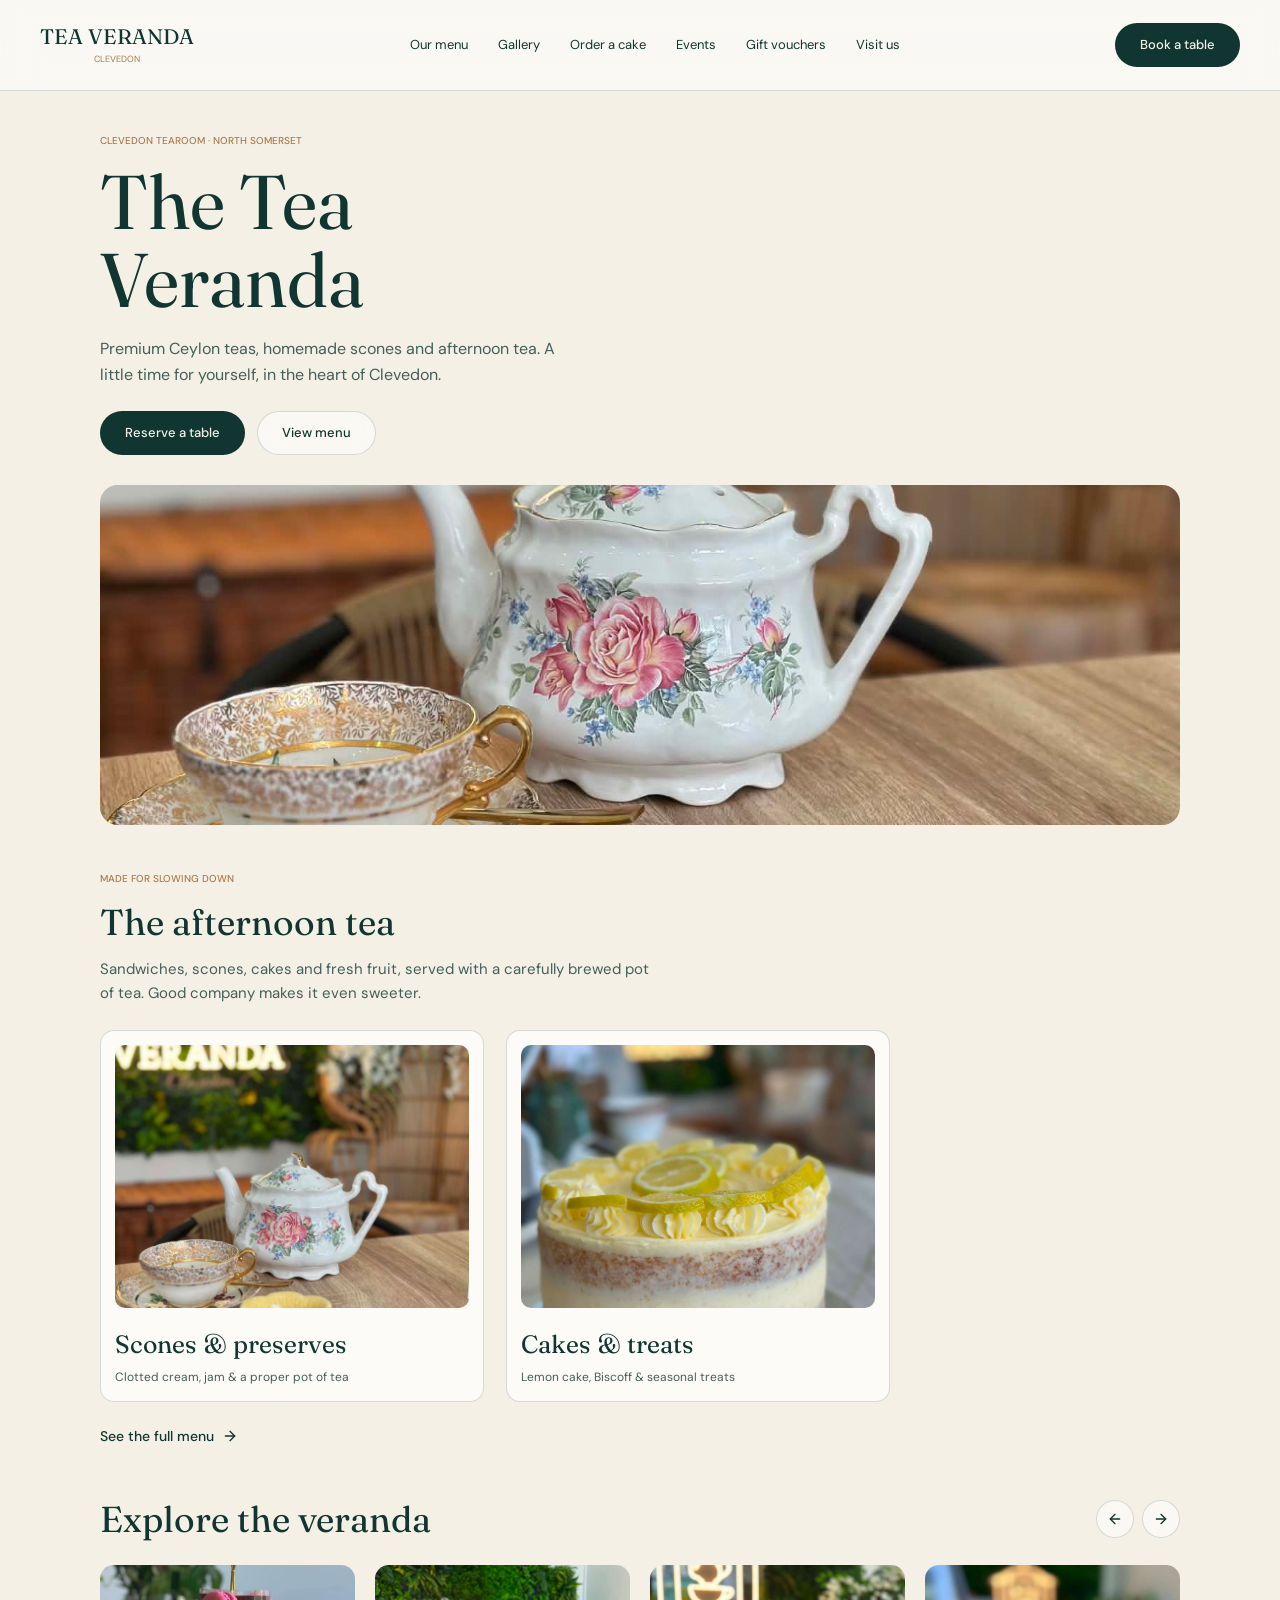
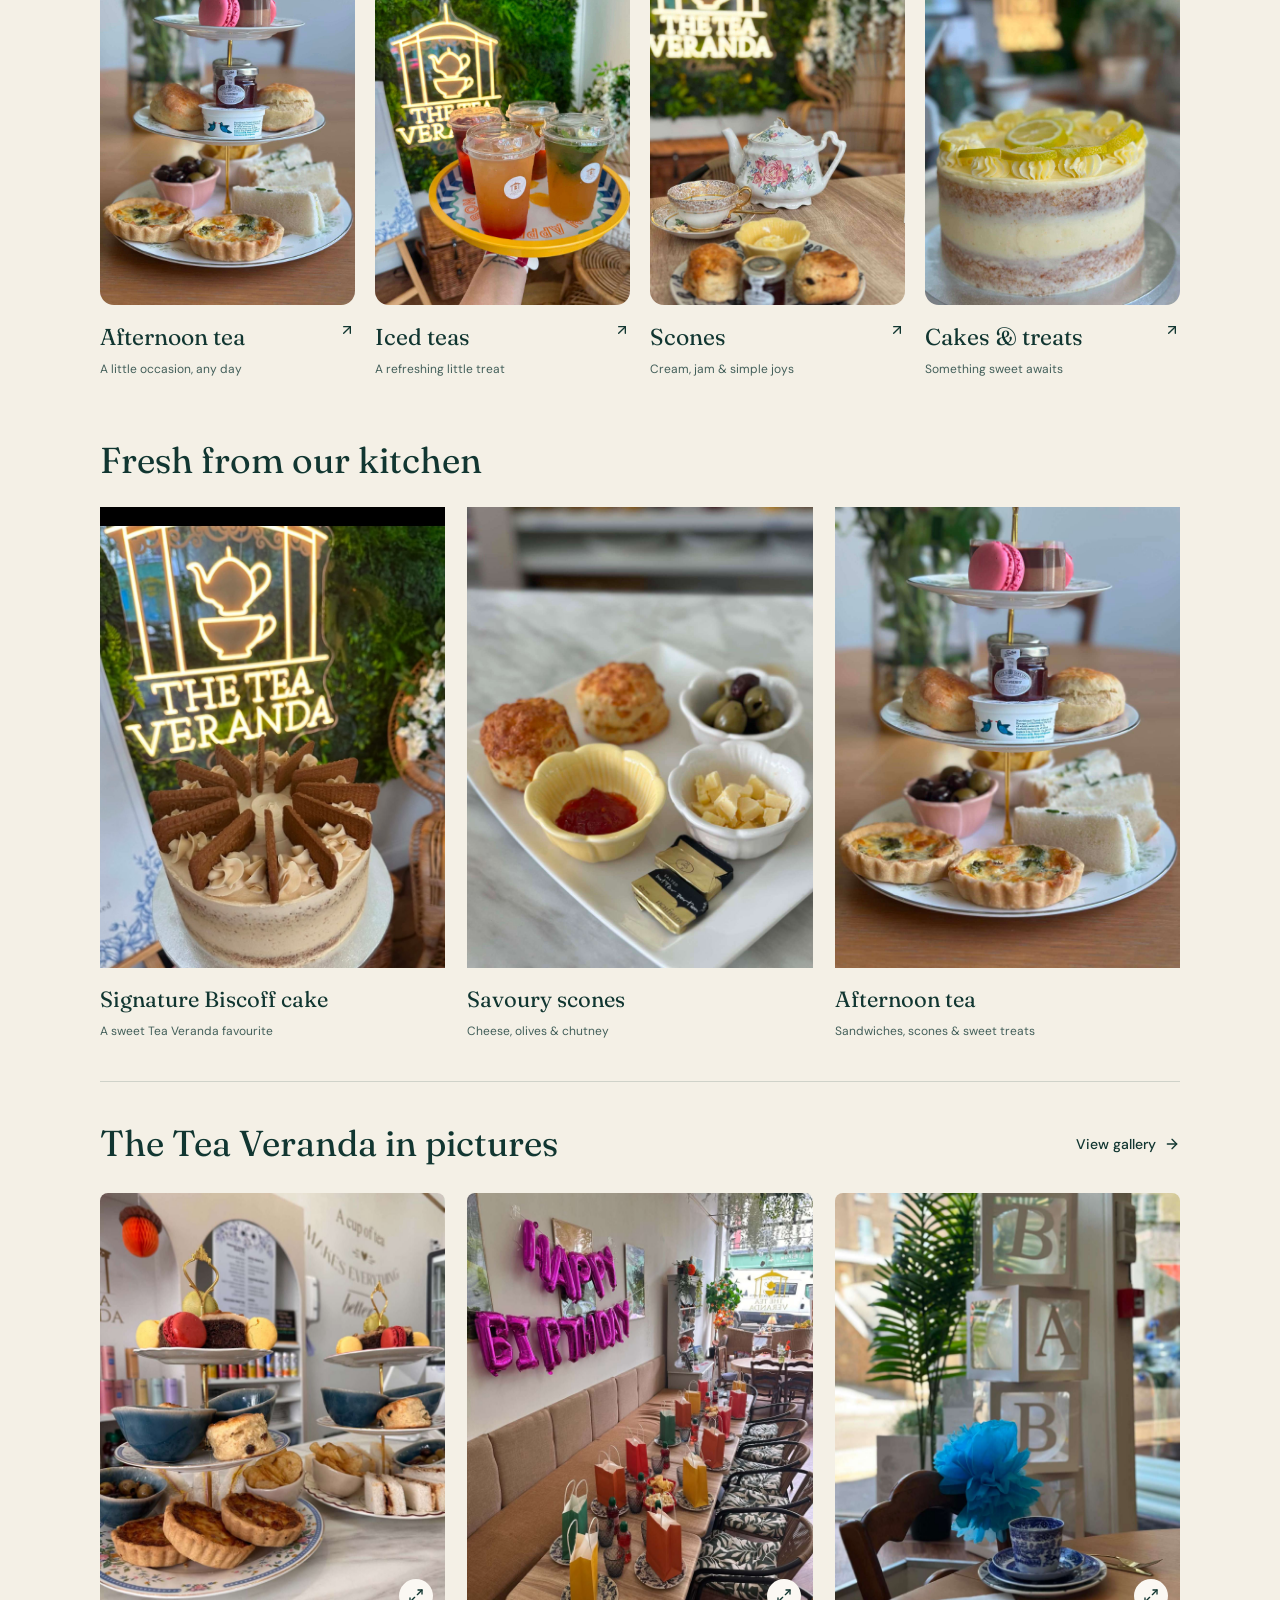
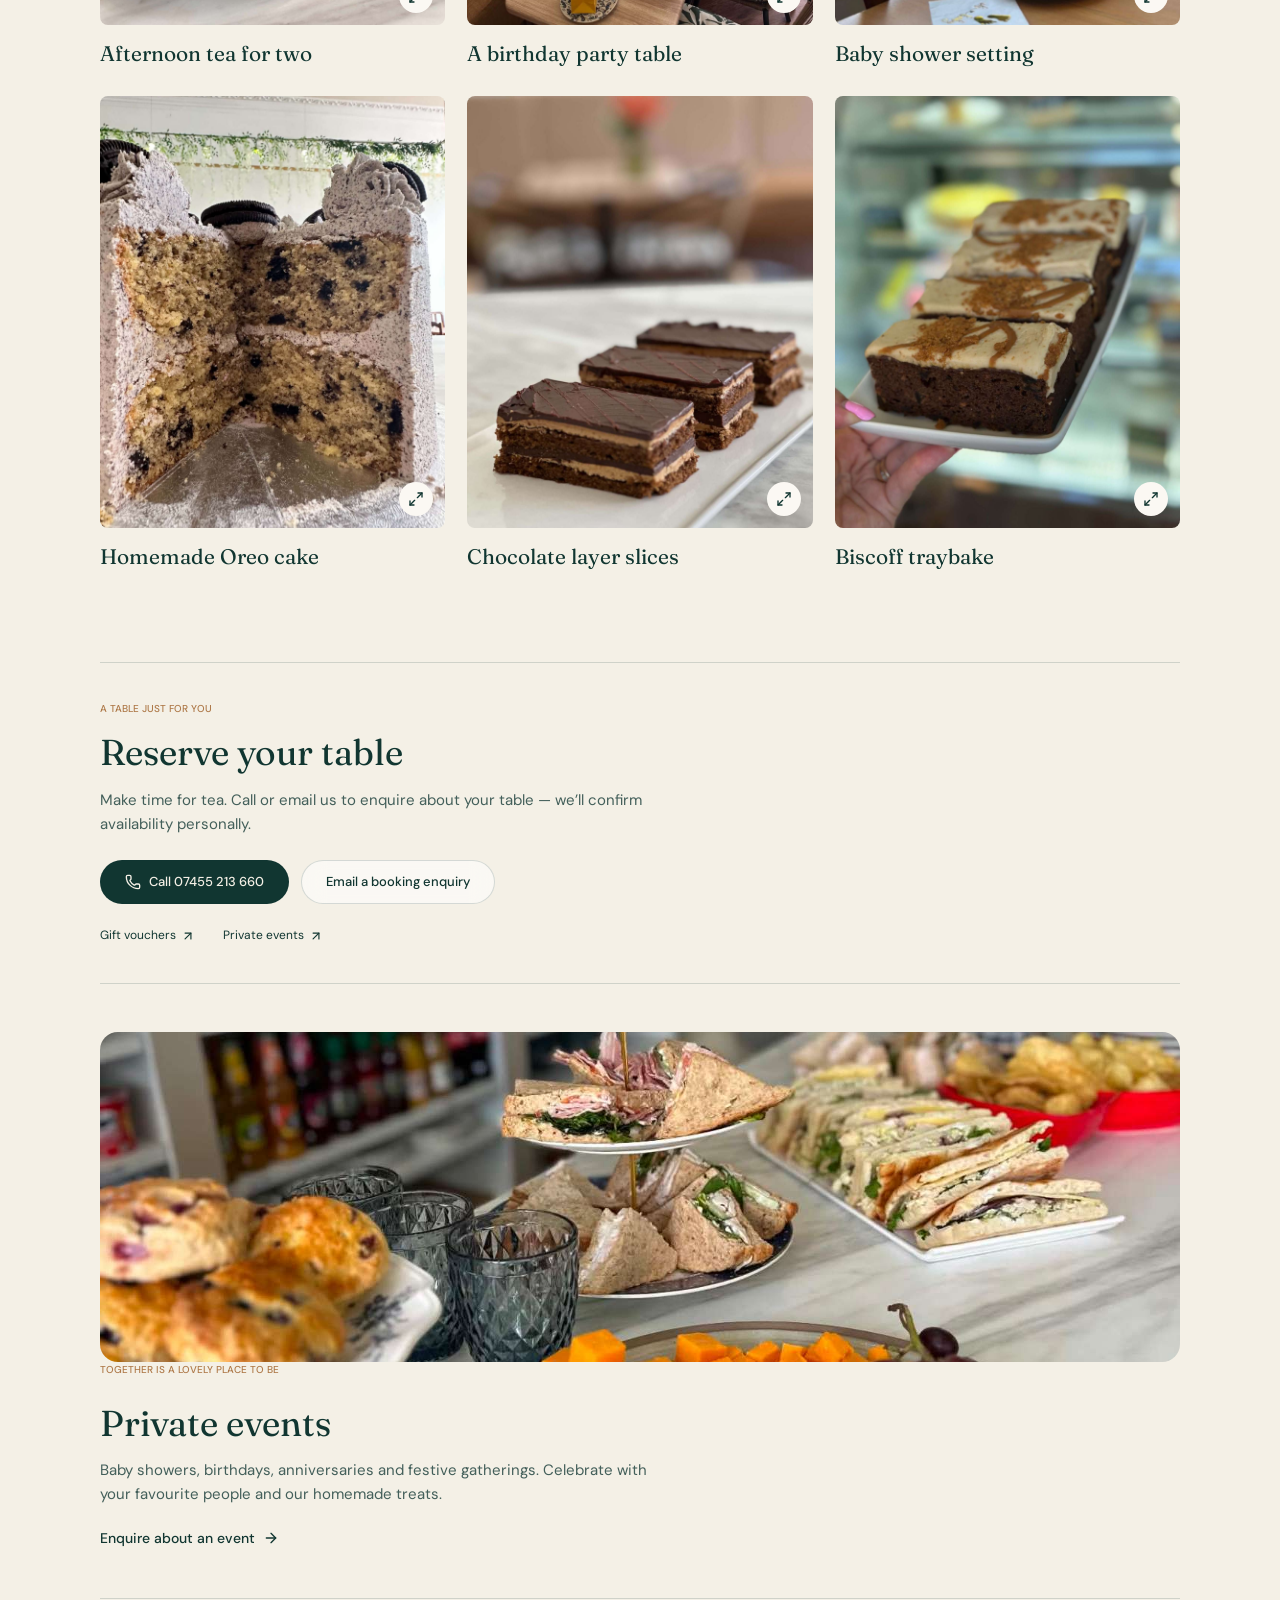
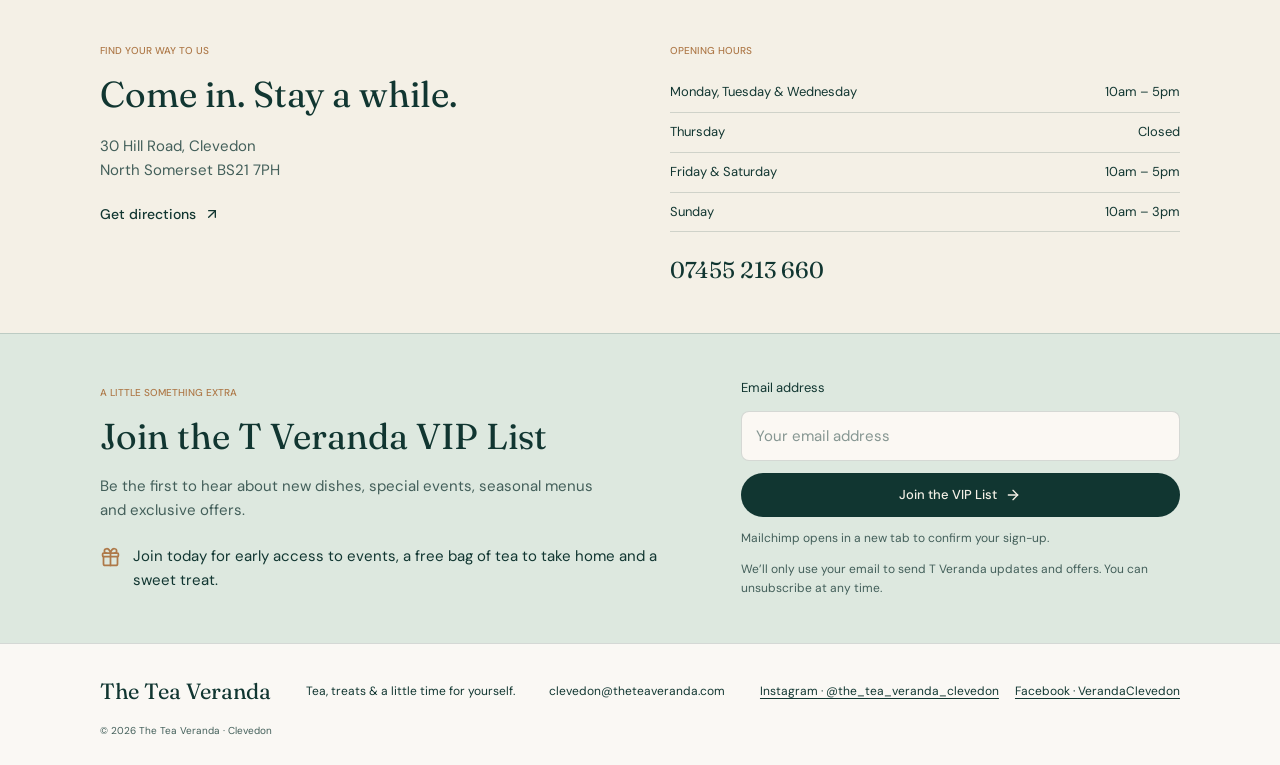
<file: index.html>
<!doctype html>
<html lang="en-GB"><head><meta charset="utf-8"><meta name="viewport" content="width=device-width, initial-scale=1">
<title>Tea, treats &amp; afternoon tea | The Tea Veranda, Clevedon</title>
<meta name="description" content="Discover premium Ceylon teas, homemade scones, cakes and afternoon tea at The Tea Veranda on Hill Road, Clevedon.">
<meta property="og:title" content="Tea, treats &amp; afternoon tea | The Tea Veranda">
<meta property="og:description" content="Discover premium Ceylon teas, homemade scones, cakes and afternoon tea at The Tea Veranda on Hill Road, Clevedon.">
<meta property="og:type" content="website">
<meta name="twitter:card" content="summary_large_image">
<link rel="icon" href="/favicon.ico">
<link rel="stylesheet" href="https://fonts.googleapis.com/css2?family=Fraunces:opsz,wght@9..144,300;9..144,400;9..144,500&family=DM+Sans:wght@400;500;600&display=swap">
<link rel="stylesheet" href="/styles.css"></head>
<body><header class="site-header" data-tsd-source="/src/components/tea-site.tsx:10:10"><div class="header-inner" data-tsd-source="/src/components/tea-site.tsx:10:42"><a class="wordmark active" data-tsd-source="/src/components/tea-site.tsx:10:72" href="/" data-status="active" aria-current="page">TEA VERANDA<span data-tsd-source="/src/components/tea-site.tsx:10:148">CLEVEDON</span></a><nav class="desktop-nav" aria-label="Main navigation" data-tsd-source="/src/components/tea-site.tsx:10:176"><a data-tsd-source="/src/components/tea-site.tsx:10:255" href="/menu">Our menu</a><a data-tsd-source="/src/components/tea-site.tsx:10:255" href="/gallery">Gallery</a><a data-tsd-source="/src/components/tea-site.tsx:10:255" href="/cakes">Order a cake</a><a data-tsd-source="/src/components/tea-site.tsx:10:255" href="/events">Events</a><a data-tsd-source="/src/components/tea-site.tsx:10:255" href="/vouchers">Gift vouchers</a><a data-tsd-source="/src/components/tea-site.tsx:10:255" href="/visit">Visit us</a></nav><div class="header-actions" data-tsd-source="/src/components/tea-site.tsx:10:349"><a data-tsd-source="/src/components/tea-site.tsx:10:415" class="inline-flex items-center justify-center gap-2 whitespace-nowrap rounded-md text-sm font-medium cursor-pointer transition-colors focus-visible:outline-none focus-visible:ring-1 focus-visible:ring-ring disabled:pointer-events-none disabled:opacity-50 disabled:cursor-not-allowed [&amp;_svg]:pointer-events-none [&amp;_svg]:size-4 [&amp;_svg]:shrink-0 veranda-button veranda-button-primary h-9 px-4 py-2" href="/book">Book a table</a><button class="inline-flex items-center justify-center gap-2 whitespace-nowrap rounded-md text-sm font-medium cursor-pointer transition-colors focus-visible:outline-none focus-visible:ring-1 focus-visible:ring-ring disabled:pointer-events-none disabled:opacity-50 disabled:cursor-not-allowed [&amp;_svg]:pointer-events-none [&amp;_svg]:size-4 [&amp;_svg]:shrink-0 veranda-button veranda-button-glass h-9 w-9 mobile-menu" aria-label="Open menu" aria-expanded="false" aria-controls="mobile-navigation" data-tsd-source="/src/components/tea-site.tsx:10:491"><svg xmlns="http://www.w3.org/2000/svg" width="24" height="24" viewBox="0 0 24 24" fill="none" stroke="currentColor" stroke-width="2" stroke-linecap="round" stroke-linejoin="round" class="lucide lucide-menu" aria-hidden="true" data-tsd-source="/src/components/tea-site.tsx:10:699"><path d="M4 5h16"></path><path d="M4 12h16"></path><path d="M4 19h16"></path></svg></button></div></div></header><!--$--><main class="wrap" data-tsd-source="/src/routes/index.tsx:12:9"><section class="home-intro" data-tsd-source="/src/routes/index.tsx:12:32"><p class="eyebrow" data-tsd-source="/src/routes/index.tsx:12:64">Clevedon tearoom · North Somerset</p><h1 data-tsd-source="/src/routes/index.tsx:12:124">The Tea<br data-tsd-source="/src/routes/index.tsx:12:135">Veranda</h1><p data-tsd-source="/src/routes/index.tsx:12:152">Premium Ceylon teas, homemade scones and afternoon tea. A little time for yourself, in the heart of Clevedon.</p><div class="action-row" data-tsd-source="/src/routes/index.tsx:12:268"><a data-tsd-source="/src/routes/index.tsx:12:330" class="inline-flex items-center justify-center gap-2 whitespace-nowrap rounded-md text-sm font-medium cursor-pointer transition-colors focus-visible:outline-none focus-visible:ring-1 focus-visible:ring-ring disabled:pointer-events-none disabled:opacity-50 disabled:cursor-not-allowed [&amp;_svg]:pointer-events-none [&amp;_svg]:size-4 [&amp;_svg]:shrink-0 veranda-button veranda-button-primary h-9 px-4 py-2" href="/book">Reserve a table</a><a data-tsd-source="/src/routes/index.tsx:12:410" class="inline-flex items-center justify-center gap-2 whitespace-nowrap rounded-md text-sm font-medium cursor-pointer transition-colors focus-visible:outline-none focus-visible:ring-1 focus-visible:ring-ring disabled:pointer-events-none disabled:opacity-50 disabled:cursor-not-allowed [&amp;_svg]:pointer-events-none [&amp;_svg]:size-4 [&amp;_svg]:shrink-0 veranda-button veranda-button-glass h-9 px-4 py-2" href="/menu">View menu</a></div><img class="tea-photo hero-photo" src="/images/teapot-scones-new.jpeg" alt="The Tea Veranda's floral teapot, Ceylon tea and homemade scones" width="1000" height="1000" loading="eager" data-tsd-source="/src/components/tea-site.tsx:13:144"></section><section class="home-afternoon" data-tsd-source="/src/routes/index.tsx:12:593"><p class="eyebrow" data-tsd-source="/src/routes/index.tsx:12:629">Made for slowing down</p><h2 data-tsd-source="/src/routes/index.tsx:12:677">The afternoon tea</h2><p class="section-copy" data-tsd-source="/src/routes/index.tsx:12:703">Sandwiches, scones, cakes and fresh fruit, served with a carefully brewed pot of tea. Good company makes it even sweeter.</p><div class="food-grid" data-tsd-source="/src/routes/index.tsx:12:856"><a class="food-card" data-tsd-source="/src/routes/index.tsx:12:883" href="/menu"><img class="tea-photo " src="/images/scones-teapot-set.jpeg" alt="Homemade scones, clotted cream and jam at The Tea Veranda" width="1000" height="1000" loading="lazy" data-tsd-source="/src/components/tea-site.tsx:13:144"><h3 data-tsd-source="/src/routes/index.tsx:12:1014">Scones &amp; preserves</h3><p data-tsd-source="/src/routes/index.tsx:12:1041">Clotted cream, jam &amp; a proper pot of tea</p></a><a class="food-card" data-tsd-source="/src/routes/index.tsx:12:1095" href="/menu"><img class="tea-photo " src="/images/lemon-cake-neon.jpeg" alt="Homemade lemon cake at The Tea Veranda" width="1000" height="1000" loading="lazy" data-tsd-source="/src/components/tea-site.tsx:13:144"><h3 data-tsd-source="/src/routes/index.tsx:12:1206">Cakes &amp; treats</h3><p data-tsd-source="/src/routes/index.tsx:12:1229">Lemon cake, Biscoff &amp; seasonal treats</p></a></div><a data-tsd-source="/src/routes/index.tsx:12:1349" class="inline-flex items-center justify-center gap-2 whitespace-nowrap rounded-md text-sm font-medium cursor-pointer transition-colors focus-visible:outline-none focus-visible:ring-1 focus-visible:ring-ring disabled:pointer-events-none disabled:opacity-50 disabled:cursor-not-allowed [&amp;_svg]:pointer-events-none [&amp;_svg]:size-4 [&amp;_svg]:shrink-0 veranda-link h-9 px-4 py-2 full-menu-link" href="/menu">See the full menu <svg xmlns="http://www.w3.org/2000/svg" width="24" height="24" viewBox="0 0 24 24" fill="none" stroke="currentColor" stroke-width="2" stroke-linecap="round" stroke-linejoin="round" class="lucide lucide-arrow-right" aria-hidden="true" data-tsd-source="/src/routes/index.tsx:12:1384"><path d="M5 12h14"></path><path d="m12 5 7 7-7 7"></path></svg></a></section><section class="explore" data-tsd-source="/src/routes/index.tsx:12:1423"><div class="section-heading" data-tsd-source="/src/routes/index.tsx:12:1452"><h2 data-tsd-source="/src/routes/index.tsx:12:1485">Explore the veranda</h2><div class="carousel-buttons" data-tsd-source="/src/routes/index.tsx:12:1513"><button class="inline-flex items-center justify-center gap-2 whitespace-nowrap rounded-md text-sm font-medium cursor-pointer transition-colors focus-visible:outline-none focus-visible:ring-1 focus-visible:ring-ring disabled:pointer-events-none disabled:opacity-50 disabled:cursor-not-allowed [&amp;_svg]:pointer-events-none [&amp;_svg]:size-4 [&amp;_svg]:shrink-0 veranda-button veranda-button-glass h-9 w-9" aria-label="Previous categories" data-tsd-source="/src/routes/index.tsx:12:1547"><svg xmlns="http://www.w3.org/2000/svg" width="24" height="24" viewBox="0 0 24 24" fill="none" stroke="currentColor" stroke-width="2" stroke-linecap="round" stroke-linejoin="round" class="lucide lucide-arrow-left" aria-hidden="true" data-tsd-source="/src/routes/index.tsx:12:1695"><path d="m12 19-7-7 7-7"></path><path d="M19 12H5"></path></svg></button><button class="inline-flex items-center justify-center gap-2 whitespace-nowrap rounded-md text-sm font-medium cursor-pointer transition-colors focus-visible:outline-none focus-visible:ring-1 focus-visible:ring-ring disabled:pointer-events-none disabled:opacity-50 disabled:cursor-not-allowed [&amp;_svg]:pointer-events-none [&amp;_svg]:size-4 [&amp;_svg]:shrink-0 veranda-button veranda-button-glass h-9 w-9" aria-label="Next categories" data-tsd-source="/src/routes/index.tsx:12:1716"><svg xmlns="http://www.w3.org/2000/svg" width="24" height="24" viewBox="0 0 24 24" fill="none" stroke="currentColor" stroke-width="2" stroke-linecap="round" stroke-linejoin="round" class="lucide lucide-arrow-right" aria-hidden="true" data-tsd-source="/src/routes/index.tsx:12:1859"><path d="M5 12h14"></path><path d="m12 5 7 7-7 7"></path></svg></button></div></div><div class="category-carousel" data-tsd-source="/src/routes/index.tsx:12:1893"><a class="category-tile" data-tsd-source="/src/routes/index.tsx:12:1964" href="/menu"><img class="tea-photo " src="/images/afternoon-tea-stand.jpeg" alt="The Tea Veranda afternoon tea stand with sandwiches, scones and macarons" width="1000" height="1000" loading="lazy" data-tsd-source="/src/components/tea-site.tsx:13:144"><div class="category-label" data-tsd-source="/src/routes/index.tsx:12:2055"><h3 data-tsd-source="/src/routes/index.tsx:12:2087">Afternoon tea</h3><svg xmlns="http://www.w3.org/2000/svg" width="16" height="16" viewBox="0 0 24 24" fill="none" stroke="currentColor" stroke-width="2" stroke-linecap="round" stroke-linejoin="round" class="lucide lucide-arrow-up-right" aria-hidden="true" data-tsd-source="/src/routes/index.tsx:12:2105"><path d="M7 7h10v10"></path><path d="M7 17 17 7"></path></svg></div><p data-tsd-source="/src/routes/index.tsx:12:2136">A little occasion, any day</p></a><a class="category-tile" data-tsd-source="/src/routes/index.tsx:12:1964" href="/menu"><img class="tea-photo " src="/images/tray-teas-neon.jpeg" alt="Fresh iced teas at The Tea Veranda" width="1000" height="1000" loading="lazy" data-tsd-source="/src/components/tea-site.tsx:13:144"><div class="category-label" data-tsd-source="/src/routes/index.tsx:12:2055"><h3 data-tsd-source="/src/routes/index.tsx:12:2087">Iced teas</h3><svg xmlns="http://www.w3.org/2000/svg" width="16" height="16" viewBox="0 0 24 24" fill="none" stroke="currentColor" stroke-width="2" stroke-linecap="round" stroke-linejoin="round" class="lucide lucide-arrow-up-right" aria-hidden="true" data-tsd-source="/src/routes/index.tsx:12:2105"><path d="M7 7h10v10"></path><path d="M7 17 17 7"></path></svg></div><p data-tsd-source="/src/routes/index.tsx:12:2136">A refreshing little treat</p></a><a class="category-tile" data-tsd-source="/src/routes/index.tsx:12:1964" href="/menu"><img class="tea-photo " src="/images/scones-teapot-set.jpeg" alt="The Tea Veranda floral teapot and homemade scones" width="1000" height="1000" loading="lazy" data-tsd-source="/src/components/tea-site.tsx:13:144"><div class="category-label" data-tsd-source="/src/routes/index.tsx:12:2055"><h3 data-tsd-source="/src/routes/index.tsx:12:2087">Scones</h3><svg xmlns="http://www.w3.org/2000/svg" width="16" height="16" viewBox="0 0 24 24" fill="none" stroke="currentColor" stroke-width="2" stroke-linecap="round" stroke-linejoin="round" class="lucide lucide-arrow-up-right" aria-hidden="true" data-tsd-source="/src/routes/index.tsx:12:2105"><path d="M7 7h10v10"></path><path d="M7 17 17 7"></path></svg></div><p data-tsd-source="/src/routes/index.tsx:12:2136">Cream, jam &amp; simple joys</p></a><a class="category-tile" data-tsd-source="/src/routes/index.tsx:12:1964" href="/menu"><img class="tea-photo " src="/images/lemon-cake-neon.jpeg" alt="The Tea Veranda lemon cake" width="1000" height="1000" loading="lazy" data-tsd-source="/src/components/tea-site.tsx:13:144"><div class="category-label" data-tsd-source="/src/routes/index.tsx:12:2055"><h3 data-tsd-source="/src/routes/index.tsx:12:2087">Cakes &amp; treats</h3><svg xmlns="http://www.w3.org/2000/svg" width="16" height="16" viewBox="0 0 24 24" fill="none" stroke="currentColor" stroke-width="2" stroke-linecap="round" stroke-linejoin="round" class="lucide lucide-arrow-up-right" aria-hidden="true" data-tsd-source="/src/routes/index.tsx:12:2105"><path d="M7 7h10v10"></path><path d="M7 17 17 7"></path></svg></div><p data-tsd-source="/src/routes/index.tsx:12:2136">Something sweet awaits</p></a></div></section><section class="real-food-gallery" data-tsd-source="/src/routes/index.tsx:12:2176"><div class="section-heading" data-tsd-source="/src/routes/index.tsx:12:2215"><h2 data-tsd-source="/src/routes/index.tsx:12:2248">Fresh from our kitchen</h2></div><div class="food-grid" data-tsd-source="/src/routes/index.tsx:12:2285"><a data-tsd-source="/src/routes/index.tsx:12:2582" href="/menu"><img class="tea-photo " src="/images/biscoff-cake.jpg" alt="Signature Biscoff cake at The Tea Veranda" width="1000" height="1000" loading="lazy" data-tsd-source="/src/components/tea-site.tsx:13:144"><h3 data-tsd-source="/src/routes/index.tsx:12:2680">Signature Biscoff cake</h3><p data-tsd-source="/src/routes/index.tsx:12:2701">A sweet Tea Veranda favourite</p></a><a data-tsd-source="/src/routes/index.tsx:12:2582" href="/menu"><img class="tea-photo " src="/images/savoury-scones.jpeg" alt="Savoury scones at The Tea Veranda" width="1000" height="1000" loading="lazy" data-tsd-source="/src/components/tea-site.tsx:13:144"><h3 data-tsd-source="/src/routes/index.tsx:12:2680">Savoury scones</h3><p data-tsd-source="/src/routes/index.tsx:12:2701">Cheese, olives &amp; chutney</p></a><a data-tsd-source="/src/routes/index.tsx:12:2582" href="/menu"><img class="tea-photo " src="/images/afternoon-tea-stand.jpeg" alt="Afternoon tea at The Tea Veranda" width="1000" height="1000" loading="lazy" data-tsd-source="/src/components/tea-site.tsx:13:144"><h3 data-tsd-source="/src/routes/index.tsx:12:2680">Afternoon tea</h3><p data-tsd-source="/src/routes/index.tsx:12:2701">Sandwiches, scones &amp; sweet treats</p></a></div></section><section class="gallery-home" data-tsd-source="/src/routes/index.tsx:12:2744"><div class="section-heading" data-tsd-source="/src/routes/index.tsx:12:2778"><h2 data-tsd-source="/src/routes/index.tsx:12:2811">The Tea Veranda in pictures</h2><a data-tsd-source="/src/routes/index.tsx:12:2883" class="inline-flex items-center justify-center gap-2 whitespace-nowrap rounded-md text-sm font-medium cursor-pointer transition-colors focus-visible:outline-none focus-visible:ring-1 focus-visible:ring-ring disabled:pointer-events-none disabled:opacity-50 disabled:cursor-not-allowed [&amp;_svg]:pointer-events-none [&amp;_svg]:size-4 [&amp;_svg]:shrink-0 veranda-link h-9 px-4 py-2" href="/gallery">View gallery <svg xmlns="http://www.w3.org/2000/svg" width="24" height="24" viewBox="0 0 24 24" fill="none" stroke="currentColor" stroke-width="2" stroke-linecap="round" stroke-linejoin="round" class="lucide lucide-arrow-right" aria-hidden="true" data-tsd-source="/src/routes/index.tsx:12:2916"><path d="M5 12h14"></path><path d="m12 5 7 7-7 7"></path></svg></a></div><div class="photo-gallery-grid" data-tsd-source="/src/components/photo-gallery.tsx:13:5"><figure class="gallery-item" data-tsd-source="/src/components/photo-gallery.tsx:14:37"><button class="inline-flex items-center justify-center gap-2 whitespace-nowrap rounded-md text-sm font-medium cursor-pointer transition-colors focus-visible:outline-none focus-visible:ring-1 focus-visible:ring-ring disabled:pointer-events-none disabled:opacity-50 disabled:cursor-not-allowed [&amp;_svg]:pointer-events-none [&amp;_svg]:size-4 [&amp;_svg]:shrink-0 hover:bg-accent hover:text-accent-foreground h-9 px-4 py-2 gallery-photo-button" aria-label="View Afternoon tea for two" data-tsd-source="/src/components/photo-gallery.tsx:15:9"><img src="/images/afternoon-tea-tiers.jpeg" alt="Two tiered afternoon tea stands with quiches, scones, sandwiches, macarons and cake at The Tea Veranda" width="600" height="750" loading="lazy" data-tsd-source="/src/components/photo-gallery.tsx:16:11"><span class="gallery-expand" data-tsd-source="/src/components/photo-gallery.tsx:17:11"><svg xmlns="http://www.w3.org/2000/svg" width="18" height="18" viewBox="0 0 24 24" fill="none" stroke="currentColor" stroke-width="2" stroke-linecap="round" stroke-linejoin="round" class="lucide lucide-maximize2 lucide-maximize-2" aria-hidden="true" data-tsd-source="/src/components/photo-gallery.tsx:17:44"><path d="M15 3h6v6"></path><path d="m21 3-7 7"></path><path d="m3 21 7-7"></path><path d="M9 21H3v-6"></path></svg></span></button><figcaption data-tsd-source="/src/components/photo-gallery.tsx:19:9">Afternoon tea for two</figcaption></figure><figure class="gallery-item" data-tsd-source="/src/components/photo-gallery.tsx:14:37"><button class="inline-flex items-center justify-center gap-2 whitespace-nowrap rounded-md text-sm font-medium cursor-pointer transition-colors focus-visible:outline-none focus-visible:ring-1 focus-visible:ring-ring disabled:pointer-events-none disabled:opacity-50 disabled:cursor-not-allowed [&amp;_svg]:pointer-events-none [&amp;_svg]:size-4 [&amp;_svg]:shrink-0 hover:bg-accent hover:text-accent-foreground h-9 px-4 py-2 gallery-photo-button" aria-label="View A birthday party table" data-tsd-source="/src/components/photo-gallery.tsx:15:9"><img src="/images/birthday-party.jpeg" alt="Long table set with colourful party bags under a Happy Birthday balloon banner at The Tea Veranda" width="600" height="750" loading="lazy" data-tsd-source="/src/components/photo-gallery.tsx:16:11"><span class="gallery-expand" data-tsd-source="/src/components/photo-gallery.tsx:17:11"><svg xmlns="http://www.w3.org/2000/svg" width="18" height="18" viewBox="0 0 24 24" fill="none" stroke="currentColor" stroke-width="2" stroke-linecap="round" stroke-linejoin="round" class="lucide lucide-maximize2 lucide-maximize-2" aria-hidden="true" data-tsd-source="/src/components/photo-gallery.tsx:17:44"><path d="M15 3h6v6"></path><path d="m21 3-7 7"></path><path d="m3 21 7-7"></path><path d="M9 21H3v-6"></path></svg></span></button><figcaption data-tsd-source="/src/components/photo-gallery.tsx:19:9">A birthday party table</figcaption></figure><figure class="gallery-item" data-tsd-source="/src/components/photo-gallery.tsx:14:37"><button class="inline-flex items-center justify-center gap-2 whitespace-nowrap rounded-md text-sm font-medium cursor-pointer transition-colors focus-visible:outline-none focus-visible:ring-1 focus-visible:ring-ring disabled:pointer-events-none disabled:opacity-50 disabled:cursor-not-allowed [&amp;_svg]:pointer-events-none [&amp;_svg]:size-4 [&amp;_svg]:shrink-0 hover:bg-accent hover:text-accent-foreground h-9 px-4 py-2 gallery-photo-button" aria-label="View Baby shower setting" data-tsd-source="/src/components/photo-gallery.tsx:15:9"><img src="/images/baby-shower-table.jpeg" alt="BABY letter blocks, a blue paper flower and blue-and-white china set for a baby shower" width="600" height="750" loading="lazy" data-tsd-source="/src/components/photo-gallery.tsx:16:11"><span class="gallery-expand" data-tsd-source="/src/components/photo-gallery.tsx:17:11"><svg xmlns="http://www.w3.org/2000/svg" width="18" height="18" viewBox="0 0 24 24" fill="none" stroke="currentColor" stroke-width="2" stroke-linecap="round" stroke-linejoin="round" class="lucide lucide-maximize2 lucide-maximize-2" aria-hidden="true" data-tsd-source="/src/components/photo-gallery.tsx:17:44"><path d="M15 3h6v6"></path><path d="m21 3-7 7"></path><path d="m3 21 7-7"></path><path d="M9 21H3v-6"></path></svg></span></button><figcaption data-tsd-source="/src/components/photo-gallery.tsx:19:9">Baby shower setting</figcaption></figure><figure class="gallery-item" data-tsd-source="/src/components/photo-gallery.tsx:14:37"><button class="inline-flex items-center justify-center gap-2 whitespace-nowrap rounded-md text-sm font-medium cursor-pointer transition-colors focus-visible:outline-none focus-visible:ring-1 focus-visible:ring-ring disabled:pointer-events-none disabled:opacity-50 disabled:cursor-not-allowed [&amp;_svg]:pointer-events-none [&amp;_svg]:size-4 [&amp;_svg]:shrink-0 hover:bg-accent hover:text-accent-foreground h-9 px-4 py-2 gallery-photo-button" aria-label="View Homemade Oreo cake" data-tsd-source="/src/components/photo-gallery.tsx:15:9"><img src="/images/oreo-cake.jpeg" alt="A cut whole Oreo cookie cake showing its sponge layers" width="600" height="750" loading="lazy" data-tsd-source="/src/components/photo-gallery.tsx:16:11"><span class="gallery-expand" data-tsd-source="/src/components/photo-gallery.tsx:17:11"><svg xmlns="http://www.w3.org/2000/svg" width="18" height="18" viewBox="0 0 24 24" fill="none" stroke="currentColor" stroke-width="2" stroke-linecap="round" stroke-linejoin="round" class="lucide lucide-maximize2 lucide-maximize-2" aria-hidden="true" data-tsd-source="/src/components/photo-gallery.tsx:17:44"><path d="M15 3h6v6"></path><path d="m21 3-7 7"></path><path d="m3 21 7-7"></path><path d="M9 21H3v-6"></path></svg></span></button><figcaption data-tsd-source="/src/components/photo-gallery.tsx:19:9">Homemade Oreo cake</figcaption></figure><figure class="gallery-item" data-tsd-source="/src/components/photo-gallery.tsx:14:37"><button class="inline-flex items-center justify-center gap-2 whitespace-nowrap rounded-md text-sm font-medium cursor-pointer transition-colors focus-visible:outline-none focus-visible:ring-1 focus-visible:ring-ring disabled:pointer-events-none disabled:opacity-50 disabled:cursor-not-allowed [&amp;_svg]:pointer-events-none [&amp;_svg]:size-4 [&amp;_svg]:shrink-0 hover:bg-accent hover:text-accent-foreground h-9 px-4 py-2 gallery-photo-button" aria-label="View Chocolate layer slices" data-tsd-source="/src/components/photo-gallery.tsx:15:9"><img src="/images/opera-slices.jpeg" alt="Three chocolate and coffee layer cake slices on a white platter" width="600" height="750" loading="lazy" data-tsd-source="/src/components/photo-gallery.tsx:16:11"><span class="gallery-expand" data-tsd-source="/src/components/photo-gallery.tsx:17:11"><svg xmlns="http://www.w3.org/2000/svg" width="18" height="18" viewBox="0 0 24 24" fill="none" stroke="currentColor" stroke-width="2" stroke-linecap="round" stroke-linejoin="round" class="lucide lucide-maximize2 lucide-maximize-2" aria-hidden="true" data-tsd-source="/src/components/photo-gallery.tsx:17:44"><path d="M15 3h6v6"></path><path d="m21 3-7 7"></path><path d="m3 21 7-7"></path><path d="M9 21H3v-6"></path></svg></span></button><figcaption data-tsd-source="/src/components/photo-gallery.tsx:19:9">Chocolate layer slices</figcaption></figure><figure class="gallery-item" data-tsd-source="/src/components/photo-gallery.tsx:14:37"><button class="inline-flex items-center justify-center gap-2 whitespace-nowrap rounded-md text-sm font-medium cursor-pointer transition-colors focus-visible:outline-none focus-visible:ring-1 focus-visible:ring-ring disabled:pointer-events-none disabled:opacity-50 disabled:cursor-not-allowed [&amp;_svg]:pointer-events-none [&amp;_svg]:size-4 [&amp;_svg]:shrink-0 hover:bg-accent hover:text-accent-foreground h-9 px-4 py-2 gallery-photo-button" aria-label="View Biscoff traybake" data-tsd-source="/src/components/photo-gallery.tsx:15:9"><img src="/images/biscoff-brownies.jpeg" alt="Chocolate traybake slices topped with Biscoff frosting and crumbs" width="600" height="750" loading="lazy" data-tsd-source="/src/components/photo-gallery.tsx:16:11"><span class="gallery-expand" data-tsd-source="/src/components/photo-gallery.tsx:17:11"><svg xmlns="http://www.w3.org/2000/svg" width="18" height="18" viewBox="0 0 24 24" fill="none" stroke="currentColor" stroke-width="2" stroke-linecap="round" stroke-linejoin="round" class="lucide lucide-maximize2 lucide-maximize-2" aria-hidden="true" data-tsd-source="/src/components/photo-gallery.tsx:17:44"><path d="M15 3h6v6"></path><path d="m21 3-7 7"></path><path d="m3 21 7-7"></path><path d="M9 21H3v-6"></path></svg></span></button><figcaption data-tsd-source="/src/components/photo-gallery.tsx:19:9">Biscoff traybake</figcaption></figure></div></section><section class="booking-band wrap" data-tsd-source="/src/components/tea-site.tsx:14:40"><p class="eyebrow" data-tsd-source="/src/components/tea-site.tsx:14:79">A table just for you</p><h2 data-tsd-source="/src/components/tea-site.tsx:14:126">Reserve your table</h2><p data-tsd-source="/src/components/tea-site.tsx:14:153">Make time for tea. Call or email us to enquire about your table — we’ll confirm availability personally.</p><div class="action-row" data-tsd-source="/src/components/tea-site.tsx:14:264"><a href="tel:07455213660" data-tsd-source="/src/components/tea-site.tsx:14:326" class="inline-flex items-center justify-center gap-2 whitespace-nowrap rounded-md text-sm font-medium cursor-pointer transition-colors focus-visible:outline-none focus-visible:ring-1 focus-visible:ring-ring disabled:pointer-events-none disabled:opacity-50 disabled:cursor-not-allowed [&amp;_svg]:pointer-events-none [&amp;_svg]:size-4 [&amp;_svg]:shrink-0 veranda-button veranda-button-primary h-9 px-4 py-2"><svg xmlns="http://www.w3.org/2000/svg" width="24" height="24" viewBox="0 0 24 24" fill="none" stroke="currentColor" stroke-width="2" stroke-linecap="round" stroke-linejoin="round" class="lucide lucide-phone" aria-hidden="true" data-tsd-source="/src/components/tea-site.tsx:14:348"><path d="M13.832 16.568a1 1 0 0 0 1.213-.303l.355-.465A2 2 0 0 1 17 15h3a2 2 0 0 1 2 2v3a2 2 0 0 1-2 2A18 18 0 0 1 2 4a2 2 0 0 1 2-2h3a2 2 0 0 1 2 2v3a2 2 0 0 1-.8 1.6l-.468.351a1 1 0 0 0-.292 1.233 14 14 0 0 0 6.392 6.384"></path></svg>Call <!-- -->07455 213 660</a><a data-tsd-source="/src/components/tea-site.tsx:14:421" class="inline-flex items-center justify-center gap-2 whitespace-nowrap rounded-md text-sm font-medium cursor-pointer transition-colors focus-visible:outline-none focus-visible:ring-1 focus-visible:ring-ring disabled:pointer-events-none disabled:opacity-50 disabled:cursor-not-allowed [&amp;_svg]:pointer-events-none [&amp;_svg]:size-4 [&amp;_svg]:shrink-0 veranda-button veranda-button-glass h-9 px-4 py-2" href="/book">Email a booking enquiry</a></div><div class="small-links" data-tsd-source="/src/components/tea-site.tsx:14:483"><a data-tsd-source="/src/components/tea-site.tsx:14:512" href="/vouchers">Gift vouchers <svg xmlns="http://www.w3.org/2000/svg" width="14" height="14" viewBox="0 0 24 24" fill="none" stroke="currentColor" stroke-width="2" stroke-linecap="round" stroke-linejoin="round" class="lucide lucide-arrow-up-right" aria-hidden="true" data-tsd-source="/src/components/tea-site.tsx:14:547"><path d="M7 7h10v10"></path><path d="M7 17 17 7"></path></svg></a><a data-tsd-source="/src/components/tea-site.tsx:14:579" href="/events">Private events <svg xmlns="http://www.w3.org/2000/svg" width="14" height="14" viewBox="0 0 24 24" fill="none" stroke="currentColor" stroke-width="2" stroke-linecap="round" stroke-linejoin="round" class="lucide lucide-arrow-up-right" aria-hidden="true" data-tsd-source="/src/components/tea-site.tsx:14:613"><path d="M7 7h10v10"></path><path d="M7 17 17 7"></path></svg></a></div></section><section class="events-home" data-tsd-source="/src/routes/index.tsx:12:2998"><img class="tea-photo " src="/images/food-glass-cheese.jpeg" alt="Sandwiches, scones, fruit and cheese laid out for an event at The Tea Veranda" width="1000" height="1000" loading="lazy" data-tsd-source="/src/components/tea-site.tsx:13:144"><p class="eyebrow mt-6" data-tsd-source="/src/routes/index.tsx:12:3143">Together is a lovely place to be</p><h2 data-tsd-source="/src/routes/index.tsx:12:3207">Private events</h2><p class="section-copy" data-tsd-source="/src/routes/index.tsx:12:3230">Baby showers, birthdays, anniversaries and festive gatherings. Celebrate with your favourite people and our homemade treats.</p><a data-tsd-source="/src/routes/index.tsx:12:3422" class="inline-flex items-center justify-center gap-2 whitespace-nowrap rounded-md text-sm font-medium cursor-pointer transition-colors focus-visible:outline-none focus-visible:ring-1 focus-visible:ring-ring disabled:pointer-events-none disabled:opacity-50 disabled:cursor-not-allowed [&amp;_svg]:pointer-events-none [&amp;_svg]:size-4 [&amp;_svg]:shrink-0 veranda-link h-9 px-4 py-2" href="/events">Enquire about an event <svg xmlns="http://www.w3.org/2000/svg" width="24" height="24" viewBox="0 0 24 24" fill="none" stroke="currentColor" stroke-width="2" stroke-linecap="round" stroke-linejoin="round" class="lucide lucide-arrow-right" aria-hidden="true" data-tsd-source="/src/routes/index.tsx:12:3464"><path d="M5 12h14"></path><path d="m12 5 7 7-7 7"></path></svg></a></section><div class="visit-details" data-tsd-source="/src/components/tea-site.tsx:15:41"><div data-tsd-source="/src/components/tea-site.tsx:15:72"><p class="eyebrow" data-tsd-source="/src/components/tea-site.tsx:15:77">Find your way to us</p><h2 data-tsd-source="/src/components/tea-site.tsx:15:123">Come in. Stay a while.</h2><p data-tsd-source="/src/components/tea-site.tsx:15:154">30 Hill Road, Clevedon<br data-tsd-source="/src/components/tea-site.tsx:15:179">North Somerset BS21 7PH</p><a target="_blank" rel="noopener noreferrer" href="https://www.google.com/maps/search/?api=1&amp;query=The+Tea+Veranda+30+Hill+Road+Clevedon" data-tsd-source="/src/components/tea-site.tsx:15:247" class="inline-flex items-center justify-center gap-2 whitespace-nowrap rounded-md text-sm font-medium cursor-pointer transition-colors focus-visible:outline-none focus-visible:ring-1 focus-visible:ring-ring disabled:pointer-events-none disabled:opacity-50 disabled:cursor-not-allowed [&amp;_svg]:pointer-events-none [&amp;_svg]:size-4 [&amp;_svg]:shrink-0 veranda-link h-9 px-4 py-2">Get directions <svg xmlns="http://www.w3.org/2000/svg" width="24" height="24" viewBox="0 0 24 24" fill="none" stroke="currentColor" stroke-width="2" stroke-linecap="round" stroke-linejoin="round" class="lucide lucide-arrow-up-right" aria-hidden="true" data-tsd-source="/src/components/tea-site.tsx:15:400"><path d="M7 7h10v10"></path><path d="M7 17 17 7"></path></svg></a></div><div data-tsd-source="/src/components/tea-site.tsx:15:434"><p class="eyebrow" data-tsd-source="/src/components/tea-site.tsx:15:439">Opening hours</p><dl class="hours" data-tsd-source="/src/components/tea-site.tsx:15:479"><div data-tsd-source="/src/components/tea-site.tsx:15:501"><dt data-tsd-source="/src/components/tea-site.tsx:15:506">Monday, Tuesday &amp; Wednesday</dt><dd data-tsd-source="/src/components/tea-site.tsx:15:542">10am – 5pm</dd></div><div data-tsd-source="/src/components/tea-site.tsx:15:567"><dt data-tsd-source="/src/components/tea-site.tsx:15:572">Thursday</dt><dd data-tsd-source="/src/components/tea-site.tsx:15:589">Closed</dd></div><div data-tsd-source="/src/components/tea-site.tsx:15:610"><dt data-tsd-source="/src/components/tea-site.tsx:15:615">Friday &amp; Saturday</dt><dd data-tsd-source="/src/components/tea-site.tsx:15:641">10am – 5pm</dd></div><div data-tsd-source="/src/components/tea-site.tsx:15:666"><dt data-tsd-source="/src/components/tea-site.tsx:15:671">Sunday</dt><dd data-tsd-source="/src/components/tea-site.tsx:15:686">10am – 3pm</dd></div></dl><a href="tel:07455213660" class="contact-link" data-tsd-source="/src/components/tea-site.tsx:15:716">07455 213 660</a></div></div></main><!--/$--><section class="vip-band" aria-labelledby="vip-title" id="vip" data-tsd-source="/src/components/vip-invitation.tsx:7:10"><div class="wrap vip-inner" data-tsd-source="/src/components/vip-invitation.tsx:8:5"><div data-tsd-source="/src/components/vip-invitation.tsx:9:7"><p class="eyebrow" data-tsd-source="/src/components/vip-invitation.tsx:9:12">A little something extra</p><h2 id="vip-title" data-tsd-source="/src/components/vip-invitation.tsx:9:63">Join the T Veranda VIP List</h2><p class="vip-description" data-tsd-source="/src/components/vip-invitation.tsx:9:98">Be the first to hear about new dishes, special events, seasonal menus and exclusive offers.</p><p class="vip-offer" data-tsd-source="/src/components/vip-invitation.tsx:9:150"><svg xmlns="http://www.w3.org/2000/svg" width="21" height="21" viewBox="0 0 24 24" fill="none" stroke="currentColor" stroke-width="2" stroke-linecap="round" stroke-linejoin="round" class="lucide lucide-gift" aria-hidden="true" data-tsd-source="/src/components/vip-invitation.tsx:9:175"><path d="M12 7v14"></path><path d="M20 11v8a2 2 0 0 1-2 2H6a2 2 0 0 1-2-2v-8"></path><path d="M7.5 7a1 1 0 0 1 0-5A4.8 8 0 0 1 12 7a4.8 8 0 0 1 4.5-5 1 1 0 0 1 0 5"></path><rect x="3" y="7" width="18" height="4" rx="1"></rect></svg>Join today for early access to events, a free bag of tea to take home and a sweet treat.</p></div><form class="vip-signup" action="https://theteaveranda.us20.list-manage.com/subscribe/post?u=bc42db4250ff105007d5684b3&id=c3a6edbaa5&f_id=0040c3e1f0" method="post" target="_blank"><label for="vip-email">Email address</label><input id="vip-email" name="EMAIL" type="email" autocomplete="email" maxlength="254" placeholder="Your email address" required><div aria-hidden="true" style="position:absolute;left:-5000px;"><input type="text" name="b_bc42db4250ff105007d5684b3_c3a6edbaa5" tabindex="-1" value=""></div><button class="inline-flex items-center justify-center gap-2 whitespace-nowrap rounded-md text-sm font-medium cursor-pointer transition-colors focus-visible:outline-none focus-visible:ring-1 focus-visible:ring-ring disabled:pointer-events-none disabled:opacity-50 disabled:cursor-not-allowed [&_svg]:pointer-events-none [&_svg]:size-4 [&_svg]:shrink-0 veranda-button veranda-button-primary h-9 px-4 py-2" type="submit">Join the VIP List<svg xmlns="http://www.w3.org/2000/svg" width="16" height="16" viewBox="0 0 24 24" fill="none" stroke="currentColor" stroke-width="2" stroke-linecap="round" stroke-linejoin="round" class="lucide lucide-arrow-right" aria-hidden="true"><path d="M5 12h14"></path><path d="m12 5 7 7-7 7"></path></svg></button><p class="vip-status">Mailchimp opens in a new tab to confirm your sign-up.</p><p class="vip-privacy">We’ll only use your email to send T Veranda updates and offers. You can unsubscribe at any time.</p></form></div></section><footer class="site-footer" data-tsd-source="/src/components/tea-site.tsx:12:41"><div class="wrap footer-inner" data-tsd-source="/src/components/tea-site.tsx:12:73"><a class="footer-brand active" data-tsd-source="/src/components/tea-site.tsx:12:108" href="/" data-status="active" aria-current="page">The Tea Veranda</a><span data-tsd-source="/src/components/tea-site.tsx:12:168">Tea, treats &amp; a little time for yourself.</span><a href="mailto:clevedon@theteaveranda.com?subject=Enquiry&amp;body=" data-tsd-source="/src/components/tea-site.tsx:12:222">clevedon@theteaveranda.com</a><nav class="social-links" aria-label="Social media" data-tsd-source="/src/components/tea-site.tsx:12:267"><a href="https://www.instagram.com/the_tea_veranda_clevedon" target="_blank" rel="noopener noreferrer" data-tsd-source="/src/components/tea-site.tsx:12:345">Instagram<!-- --> · <!-- -->@the_tea_veranda_clevedon</a><a href="https://www.facebook.com/VerandaClevedon" target="_blank" rel="noopener noreferrer" data-tsd-source="/src/components/tea-site.tsx:12:345">Facebook<!-- --> · <!-- -->VerandaClevedon</a></nav><p data-tsd-source="/src/components/tea-site.tsx:12:449">© <!-- -->2026<!-- --> The Tea Veranda · Clevedon</p></div></footer><div class="booking-dock" data-tsd-source="/src/components/tea-site.tsx:12:526"><a href="tel:07455213660" data-tsd-source="/src/components/tea-site.tsx:12:590" class="inline-flex items-center justify-center gap-2 whitespace-nowrap rounded-md text-sm font-medium cursor-pointer transition-colors focus-visible:outline-none focus-visible:ring-1 focus-visible:ring-ring disabled:pointer-events-none disabled:opacity-50 disabled:cursor-not-allowed [&amp;_svg]:pointer-events-none [&amp;_svg]:size-4 [&amp;_svg]:shrink-0 veranda-button veranda-button-primary h-9 px-4 py-2"><svg xmlns="http://www.w3.org/2000/svg" width="15" height="15" viewBox="0 0 24 24" fill="none" stroke="currentColor" stroke-width="2" stroke-linecap="round" stroke-linejoin="round" class="lucide lucide-phone" aria-hidden="true" data-tsd-source="/src/components/tea-site.tsx:12:612"><path d="M13.832 16.568a1 1 0 0 0 1.213-.303l.355-.465A2 2 0 0 1 17 15h3a2 2 0 0 1 2 2v3a2 2 0 0 1-2 2A18 18 0 0 1 2 4a2 2 0 0 1 2-2h3a2 2 0 0 1 2 2v3a2 2 0 0 1-.8 1.6l-.468.351a1 1 0 0 0-.292 1.233 14 14 0 0 0 6.392 6.384"></path></svg>Call to book</a><a data-tsd-source="/src/components/tea-site.tsx:12:687" class="inline-flex items-center justify-center gap-2 whitespace-nowrap rounded-md text-sm font-medium cursor-pointer transition-colors focus-visible:outline-none focus-visible:ring-1 focus-visible:ring-ring disabled:pointer-events-none disabled:opacity-50 disabled:cursor-not-allowed [&amp;_svg]:pointer-events-none [&amp;_svg]:size-4 [&amp;_svg]:shrink-0 veranda-button veranda-button-glass h-9 px-4 py-2" href="/menu">Menu</a></div><script src="/site.js"></script></body></html>
</file>
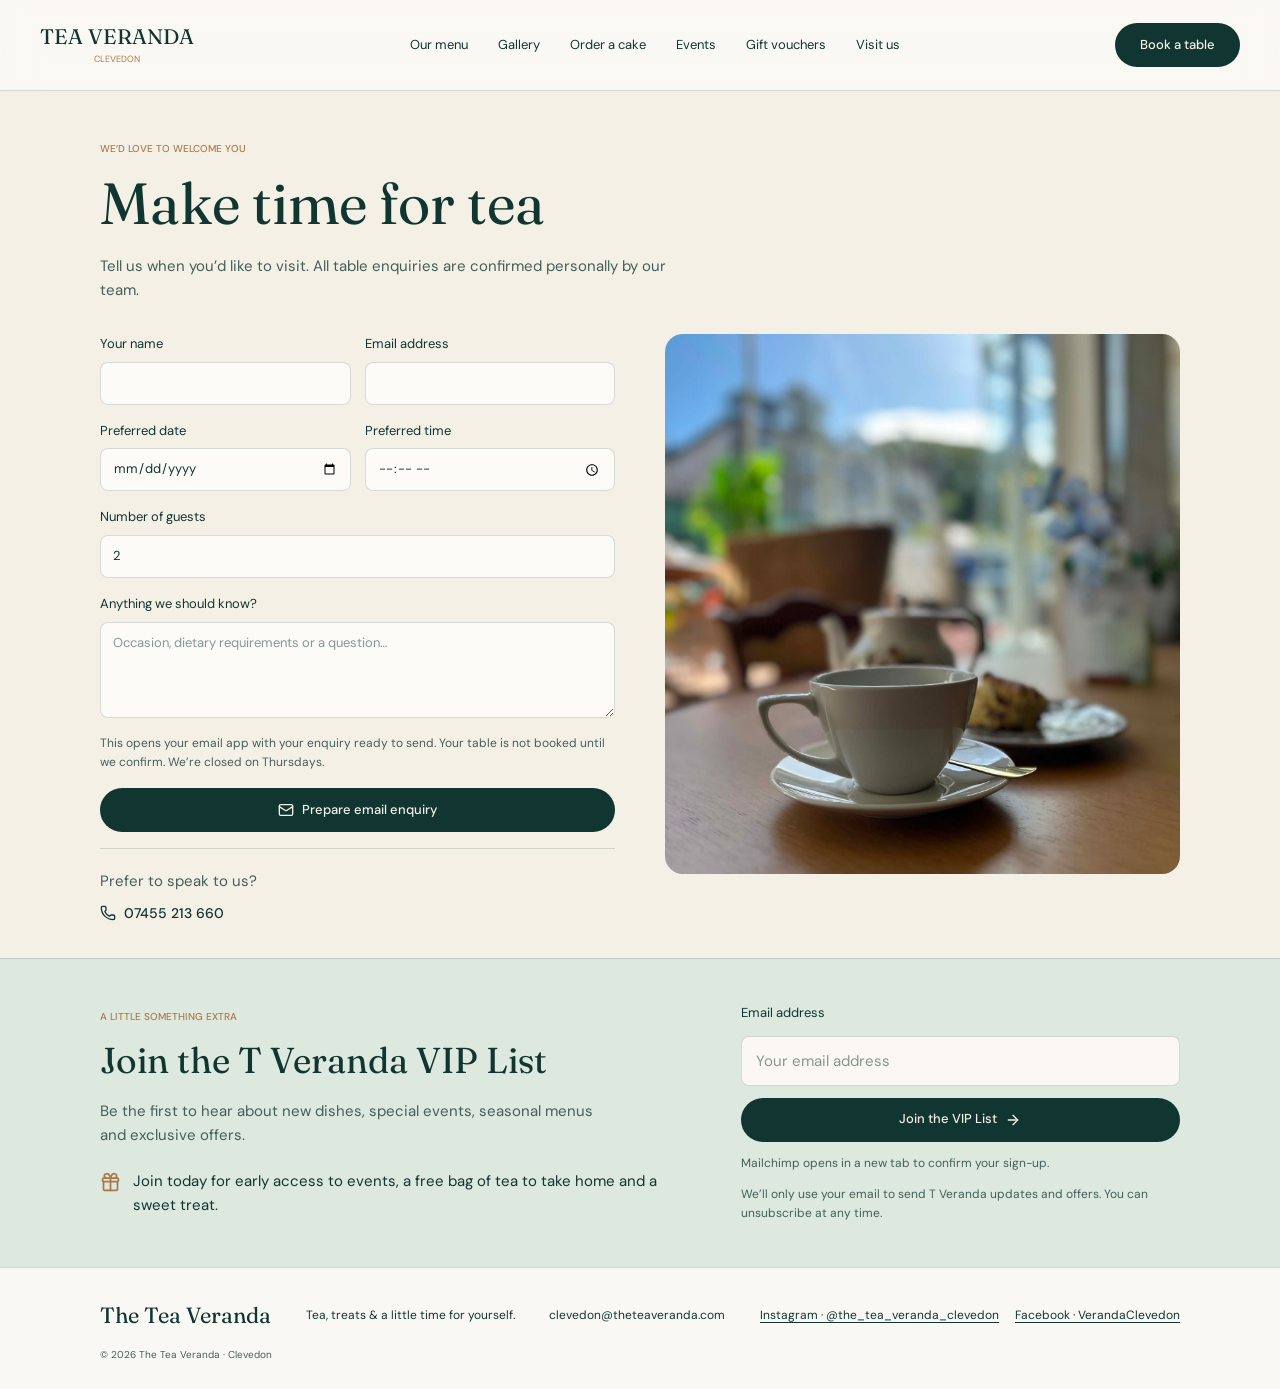
<file: book.html>
<!doctype html>
<html lang="en-GB"><head><meta charset="utf-8"><meta name="viewport" content="width=device-width, initial-scale=1">
<title>Book a table | The Tea Veranda, Clevedon</title>
<meta name="description" content="Enquire about a table for afternoon tea at The Tea Veranda, Clevedon, by phone or email.">
<meta property="og:title" content="Book a table | The Tea Veranda">
<meta property="og:description" content="Enquire about a table for afternoon tea at The Tea Veranda, Clevedon, by phone or email.">
<meta property="og:type" content="website">
<meta name="twitter:card" content="summary_large_image">
<link rel="icon" href="/favicon.ico">
<link rel="stylesheet" href="https://fonts.googleapis.com/css2?family=Fraunces:opsz,wght@9..144,300;9..144,400;9..144,500&family=DM+Sans:wght@400;500;600&display=swap">
<link rel="stylesheet" href="/styles.css"></head>
<body><header class="site-header" data-tsd-source="/src/components/tea-site.tsx:10:10"><div class="header-inner" data-tsd-source="/src/components/tea-site.tsx:10:42"><a class="wordmark" data-tsd-source="/src/components/tea-site.tsx:10:72" href="/">TEA VERANDA<span data-tsd-source="/src/components/tea-site.tsx:10:148">CLEVEDON</span></a><nav class="desktop-nav" aria-label="Main navigation" data-tsd-source="/src/components/tea-site.tsx:10:176"><a data-tsd-source="/src/components/tea-site.tsx:10:255" href="/menu">Our menu</a><a data-tsd-source="/src/components/tea-site.tsx:10:255" href="/gallery">Gallery</a><a data-tsd-source="/src/components/tea-site.tsx:10:255" href="/cakes">Order a cake</a><a data-tsd-source="/src/components/tea-site.tsx:10:255" href="/events">Events</a><a data-tsd-source="/src/components/tea-site.tsx:10:255" href="/vouchers">Gift vouchers</a><a data-tsd-source="/src/components/tea-site.tsx:10:255" href="/visit">Visit us</a></nav><div class="header-actions" data-tsd-source="/src/components/tea-site.tsx:10:349"><a data-tsd-source="/src/components/tea-site.tsx:10:415" class="inline-flex items-center justify-center gap-2 whitespace-nowrap rounded-md text-sm font-medium cursor-pointer transition-colors focus-visible:outline-none focus-visible:ring-1 focus-visible:ring-ring disabled:pointer-events-none disabled:opacity-50 disabled:cursor-not-allowed [&amp;_svg]:pointer-events-none [&amp;_svg]:size-4 [&amp;_svg]:shrink-0 veranda-button veranda-button-primary h-9 px-4 py-2 active" href="/book" data-status="active" aria-current="page">Book a table</a><button class="inline-flex items-center justify-center gap-2 whitespace-nowrap rounded-md text-sm font-medium cursor-pointer transition-colors focus-visible:outline-none focus-visible:ring-1 focus-visible:ring-ring disabled:pointer-events-none disabled:opacity-50 disabled:cursor-not-allowed [&amp;_svg]:pointer-events-none [&amp;_svg]:size-4 [&amp;_svg]:shrink-0 veranda-button veranda-button-glass h-9 w-9 mobile-menu" aria-label="Open menu" aria-expanded="false" aria-controls="mobile-navigation" data-tsd-source="/src/components/tea-site.tsx:10:491"><svg xmlns="http://www.w3.org/2000/svg" width="24" height="24" viewBox="0 0 24 24" fill="none" stroke="currentColor" stroke-width="2" stroke-linecap="round" stroke-linejoin="round" class="lucide lucide-menu" aria-hidden="true" data-tsd-source="/src/components/tea-site.tsx:10:699"><path d="M4 5h16"></path><path d="M4 12h16"></path><path d="M4 19h16"></path></svg></button></div></div></header><!--$--><main class="wrap inner-page" data-tsd-source="/src/routes/book.tsx:8:70"><div class="page-intro" data-tsd-source="/src/components/tea-site.tsx:16:129"><p class="eyebrow" data-tsd-source="/src/components/tea-site.tsx:16:157">We’d love to welcome you</p><h1 data-tsd-source="/src/components/tea-site.tsx:16:193">Make time for tea</h1><div class="intro-copy" data-tsd-source="/src/components/tea-site.tsx:16:209"><p data-tsd-source="/src/routes/book.tsx:8:176">Tell us when you’d like to visit. All table enquiries are confirmed personally by our team.</p></div></div><div class="booking-layout" data-tsd-source="/src/routes/book.tsx:8:286"><form class="booking-form" data-subject="Table Booking Enquiry" data-tsd-source="/src/routes/book.tsx:8:318"><div class="form-row" data-tsd-source="/src/routes/book.tsx:8:691"><label data-tsd-source="/src/routes/book.tsx:8:717">Your name<input autocomplete="name" required="" data-tsd-source="/src/routes/book.tsx:8:733" name="name"></label><label data-tsd-source="/src/routes/book.tsx:8:790">Email address<input type="email" autocomplete="email" required="" data-tsd-source="/src/routes/book.tsx:8:810" name="email"></label></div><div class="form-row" data-tsd-source="/src/routes/book.tsx:8:888"><label data-tsd-source="/src/routes/book.tsx:8:914">Preferred date<input type="date" required="" data-tsd-source="/src/routes/book.tsx:8:935" name="date"></label><label data-tsd-source="/src/routes/book.tsx:8:984">Preferred time<input type="time" min="10:00" max="17:00" required="" data-tsd-source="/src/routes/book.tsx:8:1005" name="time"></label></div><label data-tsd-source="/src/routes/book.tsx:8:1084">Number of guests<input type="number" min="1" max="40" required="" data-tsd-source="/src/routes/book.tsx:8:1107" name="guests" value="2"></label><label data-tsd-source="/src/routes/book.tsx:8:1194">Anything we should know?<textarea name="notes" placeholder="Occasion, dietary requirements or a question…" data-tsd-source="/src/routes/book.tsx:8:1225"></textarea></label><p class="form-note" data-tsd-source="/src/routes/book.tsx:8:1317">This opens your email app with your enquiry ready to send. Your table is not booked until we confirm. We’re closed on Thursdays.</p><button class="inline-flex items-center justify-center gap-2 whitespace-nowrap rounded-md text-sm font-medium cursor-pointer transition-colors focus-visible:outline-none focus-visible:ring-1 focus-visible:ring-ring disabled:pointer-events-none disabled:opacity-50 disabled:cursor-not-allowed [&amp;_svg]:pointer-events-none [&amp;_svg]:size-4 [&amp;_svg]:shrink-0 veranda-button veranda-button-primary h-9 px-4 py-2" type="submit" data-tsd-source="/src/routes/book.tsx:8:1474"><svg xmlns="http://www.w3.org/2000/svg" width="24" height="24" viewBox="0 0 24 24" fill="none" stroke="currentColor" stroke-width="2" stroke-linecap="round" stroke-linejoin="round" class="lucide lucide-mail" aria-hidden="true" data-tsd-source="/src/routes/book.tsx:8:1514"><path d="m22 7-8.991 5.727a2 2 0 0 1-2.009 0L2 7"></path><rect x="2" y="4" width="20" height="16" rx="2"></rect></svg>Prepare email enquiry</button><div class="contact-alternative" data-tsd-source="/src/routes/book.tsx:8:1693"><p data-tsd-source="/src/routes/book.tsx:8:1730">Prefer to speak to us?</p><a href="tel:07455213660" data-tsd-source="/src/routes/book.tsx:8:1795" class="inline-flex items-center justify-center gap-2 whitespace-nowrap rounded-md text-sm font-medium cursor-pointer transition-colors focus-visible:outline-none focus-visible:ring-1 focus-visible:ring-ring disabled:pointer-events-none disabled:opacity-50 disabled:cursor-not-allowed [&amp;_svg]:pointer-events-none [&amp;_svg]:size-4 [&amp;_svg]:shrink-0 veranda-link h-9 px-4 py-2"><svg xmlns="http://www.w3.org/2000/svg" width="24" height="24" viewBox="0 0 24 24" fill="none" stroke="currentColor" stroke-width="2" stroke-linecap="round" stroke-linejoin="round" class="lucide lucide-phone" aria-hidden="true" data-tsd-source="/src/routes/book.tsx:8:1817"><path d="M13.832 16.568a1 1 0 0 0 1.213-.303l.355-.465A2 2 0 0 1 17 15h3a2 2 0 0 1 2 2v3a2 2 0 0 1-2 2A18 18 0 0 1 2 4a2 2 0 0 1 2-2h3a2 2 0 0 1 2 2v3a2 2 0 0 1-.8 1.6l-.468.351a1 1 0 0 0-.292 1.233 14 14 0 0 0 6.392 6.384"></path></svg>07455 213 660</a></div></form><img class="tea-photo " src="/images/cup-table-view.jpeg" alt="A cup of tea beside the window at The Tea Veranda" width="1000" height="1000" loading="eager" data-tsd-source="/src/components/tea-site.tsx:13:144"></div></main><!--/$--><section class="vip-band" aria-labelledby="vip-title" id="vip" data-tsd-source="/src/components/vip-invitation.tsx:7:10"><div class="wrap vip-inner" data-tsd-source="/src/components/vip-invitation.tsx:8:5"><div data-tsd-source="/src/components/vip-invitation.tsx:9:7"><p class="eyebrow" data-tsd-source="/src/components/vip-invitation.tsx:9:12">A little something extra</p><h2 id="vip-title" data-tsd-source="/src/components/vip-invitation.tsx:9:63">Join the T Veranda VIP List</h2><p class="vip-description" data-tsd-source="/src/components/vip-invitation.tsx:9:98">Be the first to hear about new dishes, special events, seasonal menus and exclusive offers.</p><p class="vip-offer" data-tsd-source="/src/components/vip-invitation.tsx:9:150"><svg xmlns="http://www.w3.org/2000/svg" width="21" height="21" viewBox="0 0 24 24" fill="none" stroke="currentColor" stroke-width="2" stroke-linecap="round" stroke-linejoin="round" class="lucide lucide-gift" aria-hidden="true" data-tsd-source="/src/components/vip-invitation.tsx:9:175"><path d="M12 7v14"></path><path d="M20 11v8a2 2 0 0 1-2 2H6a2 2 0 0 1-2-2v-8"></path><path d="M7.5 7a1 1 0 0 1 0-5A4.8 8 0 0 1 12 7a4.8 8 0 0 1 4.5-5 1 1 0 0 1 0 5"></path><rect x="3" y="7" width="18" height="4" rx="1"></rect></svg>Join today for early access to events, a free bag of tea to take home and a sweet treat.</p></div><form class="vip-signup" action="https://theteaveranda.us20.list-manage.com/subscribe/post?u=bc42db4250ff105007d5684b3&id=c3a6edbaa5&f_id=0040c3e1f0" method="post" target="_blank"><label for="vip-email">Email address</label><input id="vip-email" name="EMAIL" type="email" autocomplete="email" maxlength="254" placeholder="Your email address" required><div aria-hidden="true" style="position:absolute;left:-5000px;"><input type="text" name="b_bc42db4250ff105007d5684b3_c3a6edbaa5" tabindex="-1" value=""></div><button class="inline-flex items-center justify-center gap-2 whitespace-nowrap rounded-md text-sm font-medium cursor-pointer transition-colors focus-visible:outline-none focus-visible:ring-1 focus-visible:ring-ring disabled:pointer-events-none disabled:opacity-50 disabled:cursor-not-allowed [&_svg]:pointer-events-none [&_svg]:size-4 [&_svg]:shrink-0 veranda-button veranda-button-primary h-9 px-4 py-2" type="submit">Join the VIP List<svg xmlns="http://www.w3.org/2000/svg" width="16" height="16" viewBox="0 0 24 24" fill="none" stroke="currentColor" stroke-width="2" stroke-linecap="round" stroke-linejoin="round" class="lucide lucide-arrow-right" aria-hidden="true"><path d="M5 12h14"></path><path d="m12 5 7 7-7 7"></path></svg></button><p class="vip-status">Mailchimp opens in a new tab to confirm your sign-up.</p><p class="vip-privacy">We’ll only use your email to send T Veranda updates and offers. You can unsubscribe at any time.</p></form></div></section><footer class="site-footer" data-tsd-source="/src/components/tea-site.tsx:12:41"><div class="wrap footer-inner" data-tsd-source="/src/components/tea-site.tsx:12:73"><a class="footer-brand" data-tsd-source="/src/components/tea-site.tsx:12:108" href="/">The Tea Veranda</a><span data-tsd-source="/src/components/tea-site.tsx:12:168">Tea, treats &amp; a little time for yourself.</span><a href="mailto:clevedon@theteaveranda.com?subject=Enquiry&amp;body=" data-tsd-source="/src/components/tea-site.tsx:12:222">clevedon@theteaveranda.com</a><nav class="social-links" aria-label="Social media" data-tsd-source="/src/components/tea-site.tsx:12:267"><a href="https://www.instagram.com/the_tea_veranda_clevedon" target="_blank" rel="noopener noreferrer" data-tsd-source="/src/components/tea-site.tsx:12:345">Instagram<!-- --> · <!-- -->@the_tea_veranda_clevedon</a><a href="https://www.facebook.com/VerandaClevedon" target="_blank" rel="noopener noreferrer" data-tsd-source="/src/components/tea-site.tsx:12:345">Facebook<!-- --> · <!-- -->VerandaClevedon</a></nav><p data-tsd-source="/src/components/tea-site.tsx:12:449">© <!-- -->2026<!-- --> The Tea Veranda · Clevedon</p></div></footer><div class="booking-dock" data-tsd-source="/src/components/tea-site.tsx:12:526"><a href="tel:07455213660" data-tsd-source="/src/components/tea-site.tsx:12:590" class="inline-flex items-center justify-center gap-2 whitespace-nowrap rounded-md text-sm font-medium cursor-pointer transition-colors focus-visible:outline-none focus-visible:ring-1 focus-visible:ring-ring disabled:pointer-events-none disabled:opacity-50 disabled:cursor-not-allowed [&amp;_svg]:pointer-events-none [&amp;_svg]:size-4 [&amp;_svg]:shrink-0 veranda-button veranda-button-primary h-9 px-4 py-2"><svg xmlns="http://www.w3.org/2000/svg" width="15" height="15" viewBox="0 0 24 24" fill="none" stroke="currentColor" stroke-width="2" stroke-linecap="round" stroke-linejoin="round" class="lucide lucide-phone" aria-hidden="true" data-tsd-source="/src/components/tea-site.tsx:12:612"><path d="M13.832 16.568a1 1 0 0 0 1.213-.303l.355-.465A2 2 0 0 1 17 15h3a2 2 0 0 1 2 2v3a2 2 0 0 1-2 2A18 18 0 0 1 2 4a2 2 0 0 1 2-2h3a2 2 0 0 1 2 2v3a2 2 0 0 1-.8 1.6l-.468.351a1 1 0 0 0-.292 1.233 14 14 0 0 0 6.392 6.384"></path></svg>Call to book</a><a data-tsd-source="/src/components/tea-site.tsx:12:687" class="inline-flex items-center justify-center gap-2 whitespace-nowrap rounded-md text-sm font-medium cursor-pointer transition-colors focus-visible:outline-none focus-visible:ring-1 focus-visible:ring-ring disabled:pointer-events-none disabled:opacity-50 disabled:cursor-not-allowed [&amp;_svg]:pointer-events-none [&amp;_svg]:size-4 [&amp;_svg]:shrink-0 veranda-button veranda-button-glass h-9 px-4 py-2" href="/menu">Menu</a></div><script src="/site.js"></script></body></html>
</file>
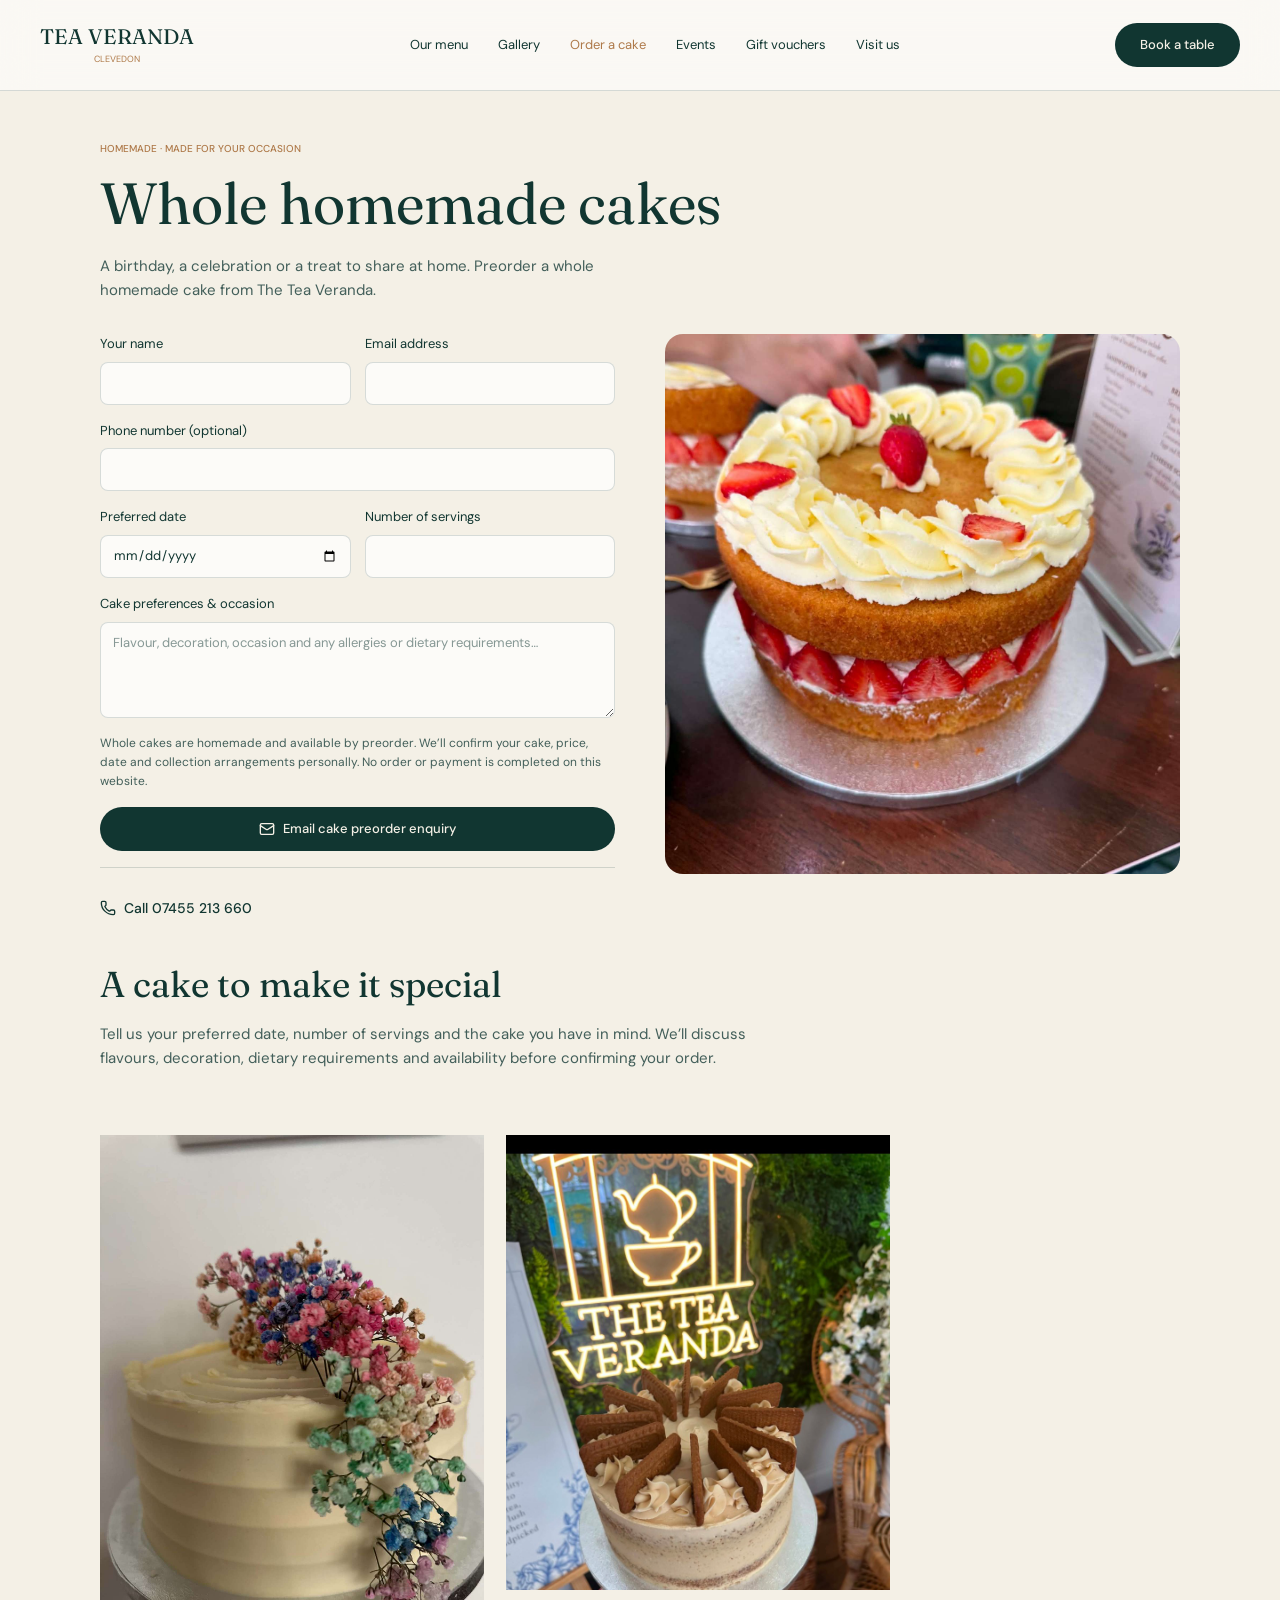
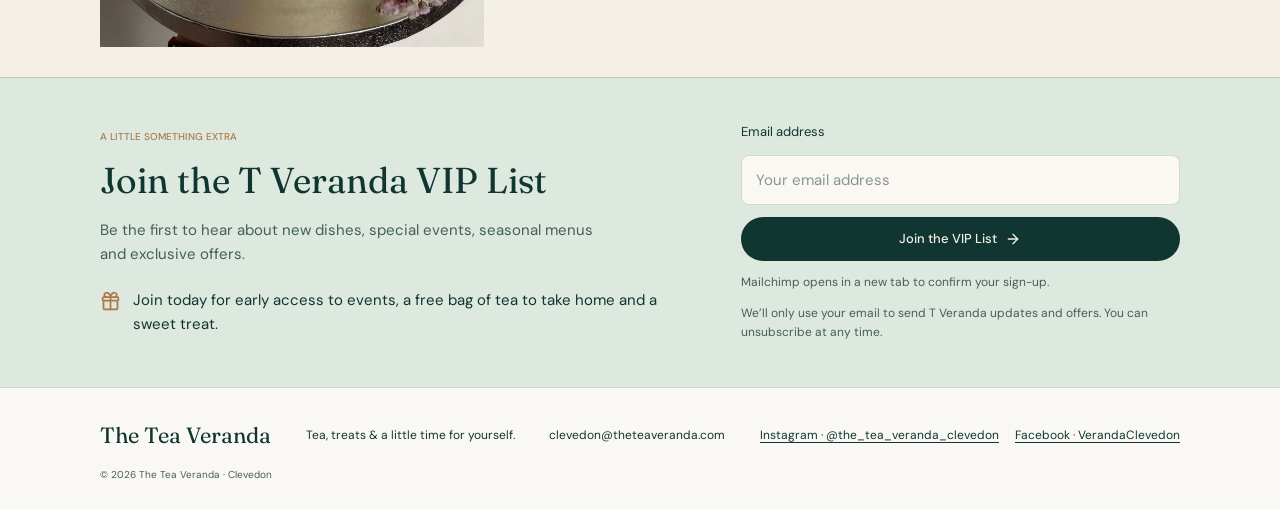
<file: cakes.html>
<!doctype html>
<html lang="en-GB"><head><meta charset="utf-8"><meta name="viewport" content="width=device-width, initial-scale=1">
<title>Whole homemade cakes | The Tea Veranda, Clevedon</title>
<meta name="description" content="Preorder a whole homemade cake from The Tea Veranda in Clevedon for birthdays, celebrations or a treat at home. Enquire about your cake, price and collection.">
<meta property="og:title" content="Whole homemade cakes | The Tea Veranda">
<meta property="og:description" content="Preorder a whole homemade cake from The Tea Veranda in Clevedon for birthdays, celebrations or a treat at home. Enquire about your cake, price and collection.">
<meta property="og:type" content="website">
<meta name="twitter:card" content="summary_large_image">
<link rel="icon" href="/favicon.ico">
<link rel="stylesheet" href="https://fonts.googleapis.com/css2?family=Fraunces:opsz,wght@9..144,300;9..144,400;9..144,500&family=DM+Sans:wght@400;500;600&display=swap">
<link rel="stylesheet" href="/styles.css"></head>
<body><header class="site-header" data-tsd-source="/src/components/tea-site.tsx:10:10"><div class="header-inner" data-tsd-source="/src/components/tea-site.tsx:10:42"><a class="wordmark" data-tsd-source="/src/components/tea-site.tsx:10:72" href="/">TEA VERANDA<span data-tsd-source="/src/components/tea-site.tsx:10:148">CLEVEDON</span></a><nav class="desktop-nav" aria-label="Main navigation" data-tsd-source="/src/components/tea-site.tsx:10:176"><a data-tsd-source="/src/components/tea-site.tsx:10:255" href="/menu">Our menu</a><a data-tsd-source="/src/components/tea-site.tsx:10:255" href="/gallery">Gallery</a><a data-tsd-source="/src/components/tea-site.tsx:10:255" class="nav-current" href="/cakes" data-status="active" aria-current="page">Order a cake</a><a data-tsd-source="/src/components/tea-site.tsx:10:255" href="/events">Events</a><a data-tsd-source="/src/components/tea-site.tsx:10:255" href="/vouchers">Gift vouchers</a><a data-tsd-source="/src/components/tea-site.tsx:10:255" href="/visit">Visit us</a></nav><div class="header-actions" data-tsd-source="/src/components/tea-site.tsx:10:349"><a data-tsd-source="/src/components/tea-site.tsx:10:415" class="inline-flex items-center justify-center gap-2 whitespace-nowrap rounded-md text-sm font-medium cursor-pointer transition-colors focus-visible:outline-none focus-visible:ring-1 focus-visible:ring-ring disabled:pointer-events-none disabled:opacity-50 disabled:cursor-not-allowed [&amp;_svg]:pointer-events-none [&amp;_svg]:size-4 [&amp;_svg]:shrink-0 veranda-button veranda-button-primary h-9 px-4 py-2" href="/book">Book a table</a><button class="inline-flex items-center justify-center gap-2 whitespace-nowrap rounded-md text-sm font-medium cursor-pointer transition-colors focus-visible:outline-none focus-visible:ring-1 focus-visible:ring-ring disabled:pointer-events-none disabled:opacity-50 disabled:cursor-not-allowed [&amp;_svg]:pointer-events-none [&amp;_svg]:size-4 [&amp;_svg]:shrink-0 veranda-button veranda-button-glass h-9 w-9 mobile-menu" aria-label="Open menu" aria-expanded="false" aria-controls="mobile-navigation" data-tsd-source="/src/components/tea-site.tsx:10:491"><svg xmlns="http://www.w3.org/2000/svg" width="24" height="24" viewBox="0 0 24 24" fill="none" stroke="currentColor" stroke-width="2" stroke-linecap="round" stroke-linejoin="round" class="lucide lucide-menu" aria-hidden="true" data-tsd-source="/src/components/tea-site.tsx:10:699"><path d="M4 5h16"></path><path d="M4 12h16"></path><path d="M4 19h16"></path></svg></button></div></div></header><!--$--><main class="wrap inner-page" data-tsd-source="/src/routes/cakes.tsx:11:10"><div class="page-intro" data-tsd-source="/src/components/tea-site.tsx:16:129"><p class="eyebrow" data-tsd-source="/src/components/tea-site.tsx:16:157">Homemade · made for your occasion</p><h1 data-tsd-source="/src/components/tea-site.tsx:16:193">Whole homemade cakes</h1><div class="intro-copy" data-tsd-source="/src/components/tea-site.tsx:16:209"><p data-tsd-source="/src/routes/cakes.tsx:11:128">A birthday, a celebration or a treat to share at home. Preorder a whole homemade cake from The Tea Veranda.</p></div></div><div class="booking-layout" data-tsd-source="/src/routes/cakes.tsx:11:254"><form class="booking-form" data-subject="Whole Homemade Cake Preorder Enquiry" data-tsd-source="/src/components/order-enquiry.tsx:10:10"><div class="form-row" data-tsd-source="/src/components/order-enquiry.tsx:19:5"><label data-tsd-source="/src/components/order-enquiry.tsx:19:31">Your name<input autocomplete="name" required="" maxlength="120" data-tsd-source="/src/components/order-enquiry.tsx:19:47" name="name"></label><label data-tsd-source="/src/components/order-enquiry.tsx:19:120">Email address<input type="email" autocomplete="email" required="" maxlength="254" data-tsd-source="/src/components/order-enquiry.tsx:19:140" name="email"></label></div><label data-tsd-source="/src/components/order-enquiry.tsx:20:5">Phone number (optional)<input type="tel" autocomplete="tel" maxlength="40" data-tsd-source="/src/components/order-enquiry.tsx:20:35" name="phone"></label><div class="form-row" data-tsd-source="/src/components/order-enquiry.tsx:21:13"><label data-tsd-source="/src/components/order-enquiry.tsx:21:39">Preferred date<input type="date" required="" data-tsd-source="/src/components/order-enquiry.tsx:21:60" name="date"></label><label data-tsd-source="/src/components/order-enquiry.tsx:21:109">Number of servings<input type="number" min="1" step="1" required="" data-tsd-source="/src/components/order-enquiry.tsx:21:134" name="servings"></label></div><label data-tsd-source="/src/components/order-enquiry.tsx:23:5">Cake preferences &amp; occasion<textarea name="notes" maxlength="2000" placeholder="Flavour, decoration, occasion and any allergies or dietary requirements…" data-tsd-source="/src/components/order-enquiry.tsx:23:75"></textarea></label><p class="form-note" data-tsd-source="/src/components/order-enquiry.tsx:24:5">Whole cakes are homemade and available by preorder. We’ll confirm your cake, price, date and collection arrangements personally.<!-- --> No order or payment is completed on this website.</p><button class="inline-flex items-center justify-center gap-2 whitespace-nowrap rounded-md text-sm font-medium cursor-pointer transition-colors focus-visible:outline-none focus-visible:ring-1 focus-visible:ring-ring disabled:pointer-events-none disabled:opacity-50 disabled:cursor-not-allowed [&amp;_svg]:pointer-events-none [&amp;_svg]:size-4 [&amp;_svg]:shrink-0 veranda-button veranda-button-primary h-9 px-4 py-2" type="submit" data-tsd-source="/src/components/order-enquiry.tsx:25:5"><svg xmlns="http://www.w3.org/2000/svg" width="24" height="24" viewBox="0 0 24 24" fill="none" stroke="currentColor" stroke-width="2" stroke-linecap="round" stroke-linejoin="round" class="lucide lucide-mail" aria-hidden="true" data-tsd-source="/src/components/order-enquiry.tsx:25:45"><path d="m22 7-8.991 5.727a2 2 0 0 1-2.009 0L2 7"></path><rect x="2" y="4" width="20" height="16" rx="2"></rect></svg>Email <!-- -->cake preorder<!-- --> enquiry</button><div class="contact-alternative" data-tsd-source="/src/components/order-enquiry.tsx:27:5"><a href="tel:07455213660" data-tsd-source="/src/components/order-enquiry.tsx:27:78" class="inline-flex items-center justify-center gap-2 whitespace-nowrap rounded-md text-sm font-medium cursor-pointer transition-colors focus-visible:outline-none focus-visible:ring-1 focus-visible:ring-ring disabled:pointer-events-none disabled:opacity-50 disabled:cursor-not-allowed [&amp;_svg]:pointer-events-none [&amp;_svg]:size-4 [&amp;_svg]:shrink-0 veranda-link h-9 px-4 py-2"><svg xmlns="http://www.w3.org/2000/svg" width="24" height="24" viewBox="0 0 24 24" fill="none" stroke="currentColor" stroke-width="2" stroke-linecap="round" stroke-linejoin="round" class="lucide lucide-phone" aria-hidden="true" data-tsd-source="/src/components/order-enquiry.tsx:27:100"><path d="M13.832 16.568a1 1 0 0 0 1.213-.303l.355-.465A2 2 0 0 1 17 15h3a2 2 0 0 1 2 2v3a2 2 0 0 1-2 2A18 18 0 0 1 2 4a2 2 0 0 1 2-2h3a2 2 0 0 1 2 2v3a2 2 0 0 1-.8 1.6l-.468.351a1 1 0 0 0-.292 1.233 14 14 0 0 0 6.392 6.384"></path></svg>Call <!-- -->07455 213 660</a></div></form><img class="tea-photo " src="/images/strawberry-whole-cake.jpeg" alt="Whole strawberry sponge cake with cream and fresh strawberries at The Tea Veranda" width="1000" height="1000" loading="eager" data-tsd-source="/src/components/tea-site.tsx:13:144"></div><section class="story-copy" data-tsd-source="/src/routes/cakes.tsx:11:449"><h2 data-tsd-source="/src/routes/cakes.tsx:11:481">A cake to make it special</h2><p data-tsd-source="/src/routes/cakes.tsx:11:515">Tell us your preferred date, number of servings and the cake you have in mind. We’ll discuss flavours, decoration, dietary requirements and availability before confirming your order.</p></section><div class="food-grid" data-tsd-source="/src/routes/cakes.tsx:11:714"><img class="tea-photo " src="/images/floral-whole-cake.jpeg" alt="A whole iced cake decorated with colourful flowers" width="1000" height="1000" loading="lazy" data-tsd-source="/src/components/tea-site.tsx:13:144"><img class="tea-photo " src="/images/biscoff-cake.jpg" alt="The Tea Veranda Biscoff cake" width="1000" height="1000" loading="lazy" data-tsd-source="/src/components/tea-site.tsx:13:144"></div></main><!--/$--><section class="vip-band" aria-labelledby="vip-title" id="vip" data-tsd-source="/src/components/vip-invitation.tsx:7:10"><div class="wrap vip-inner" data-tsd-source="/src/components/vip-invitation.tsx:8:5"><div data-tsd-source="/src/components/vip-invitation.tsx:9:7"><p class="eyebrow" data-tsd-source="/src/components/vip-invitation.tsx:9:12">A little something extra</p><h2 id="vip-title" data-tsd-source="/src/components/vip-invitation.tsx:9:63">Join the T Veranda VIP List</h2><p class="vip-description" data-tsd-source="/src/components/vip-invitation.tsx:9:98">Be the first to hear about new dishes, special events, seasonal menus and exclusive offers.</p><p class="vip-offer" data-tsd-source="/src/components/vip-invitation.tsx:9:150"><svg xmlns="http://www.w3.org/2000/svg" width="21" height="21" viewBox="0 0 24 24" fill="none" stroke="currentColor" stroke-width="2" stroke-linecap="round" stroke-linejoin="round" class="lucide lucide-gift" aria-hidden="true" data-tsd-source="/src/components/vip-invitation.tsx:9:175"><path d="M12 7v14"></path><path d="M20 11v8a2 2 0 0 1-2 2H6a2 2 0 0 1-2-2v-8"></path><path d="M7.5 7a1 1 0 0 1 0-5A4.8 8 0 0 1 12 7a4.8 8 0 0 1 4.5-5 1 1 0 0 1 0 5"></path><rect x="3" y="7" width="18" height="4" rx="1"></rect></svg>Join today for early access to events, a free bag of tea to take home and a sweet treat.</p></div><form class="vip-signup" action="https://theteaveranda.us20.list-manage.com/subscribe/post?u=bc42db4250ff105007d5684b3&id=c3a6edbaa5&f_id=0040c3e1f0" method="post" target="_blank"><label for="vip-email">Email address</label><input id="vip-email" name="EMAIL" type="email" autocomplete="email" maxlength="254" placeholder="Your email address" required><div aria-hidden="true" style="position:absolute;left:-5000px;"><input type="text" name="b_bc42db4250ff105007d5684b3_c3a6edbaa5" tabindex="-1" value=""></div><button class="inline-flex items-center justify-center gap-2 whitespace-nowrap rounded-md text-sm font-medium cursor-pointer transition-colors focus-visible:outline-none focus-visible:ring-1 focus-visible:ring-ring disabled:pointer-events-none disabled:opacity-50 disabled:cursor-not-allowed [&_svg]:pointer-events-none [&_svg]:size-4 [&_svg]:shrink-0 veranda-button veranda-button-primary h-9 px-4 py-2" type="submit">Join the VIP List<svg xmlns="http://www.w3.org/2000/svg" width="16" height="16" viewBox="0 0 24 24" fill="none" stroke="currentColor" stroke-width="2" stroke-linecap="round" stroke-linejoin="round" class="lucide lucide-arrow-right" aria-hidden="true"><path d="M5 12h14"></path><path d="m12 5 7 7-7 7"></path></svg></button><p class="vip-status">Mailchimp opens in a new tab to confirm your sign-up.</p><p class="vip-privacy">We’ll only use your email to send T Veranda updates and offers. You can unsubscribe at any time.</p></form></div></section><footer class="site-footer" data-tsd-source="/src/components/tea-site.tsx:12:41"><div class="wrap footer-inner" data-tsd-source="/src/components/tea-site.tsx:12:73"><a class="footer-brand" data-tsd-source="/src/components/tea-site.tsx:12:108" href="/">The Tea Veranda</a><span data-tsd-source="/src/components/tea-site.tsx:12:168">Tea, treats &amp; a little time for yourself.</span><a href="mailto:clevedon@theteaveranda.com?subject=Enquiry&amp;body=" data-tsd-source="/src/components/tea-site.tsx:12:222">clevedon@theteaveranda.com</a><nav class="social-links" aria-label="Social media" data-tsd-source="/src/components/tea-site.tsx:12:267"><a href="https://www.instagram.com/the_tea_veranda_clevedon" target="_blank" rel="noopener noreferrer" data-tsd-source="/src/components/tea-site.tsx:12:345">Instagram<!-- --> · <!-- -->@the_tea_veranda_clevedon</a><a href="https://www.facebook.com/VerandaClevedon" target="_blank" rel="noopener noreferrer" data-tsd-source="/src/components/tea-site.tsx:12:345">Facebook<!-- --> · <!-- -->VerandaClevedon</a></nav><p data-tsd-source="/src/components/tea-site.tsx:12:449">© <!-- -->2026<!-- --> The Tea Veranda · Clevedon</p></div></footer><div class="booking-dock" data-tsd-source="/src/components/tea-site.tsx:12:526"><a href="tel:07455213660" data-tsd-source="/src/components/tea-site.tsx:12:590" class="inline-flex items-center justify-center gap-2 whitespace-nowrap rounded-md text-sm font-medium cursor-pointer transition-colors focus-visible:outline-none focus-visible:ring-1 focus-visible:ring-ring disabled:pointer-events-none disabled:opacity-50 disabled:cursor-not-allowed [&amp;_svg]:pointer-events-none [&amp;_svg]:size-4 [&amp;_svg]:shrink-0 veranda-button veranda-button-primary h-9 px-4 py-2"><svg xmlns="http://www.w3.org/2000/svg" width="15" height="15" viewBox="0 0 24 24" fill="none" stroke="currentColor" stroke-width="2" stroke-linecap="round" stroke-linejoin="round" class="lucide lucide-phone" aria-hidden="true" data-tsd-source="/src/components/tea-site.tsx:12:612"><path d="M13.832 16.568a1 1 0 0 0 1.213-.303l.355-.465A2 2 0 0 1 17 15h3a2 2 0 0 1 2 2v3a2 2 0 0 1-2 2A18 18 0 0 1 2 4a2 2 0 0 1 2-2h3a2 2 0 0 1 2 2v3a2 2 0 0 1-.8 1.6l-.468.351a1 1 0 0 0-.292 1.233 14 14 0 0 0 6.392 6.384"></path></svg>Call to book</a><a data-tsd-source="/src/components/tea-site.tsx:12:687" class="inline-flex items-center justify-center gap-2 whitespace-nowrap rounded-md text-sm font-medium cursor-pointer transition-colors focus-visible:outline-none focus-visible:ring-1 focus-visible:ring-ring disabled:pointer-events-none disabled:opacity-50 disabled:cursor-not-allowed [&amp;_svg]:pointer-events-none [&amp;_svg]:size-4 [&amp;_svg]:shrink-0 veranda-button veranda-button-glass h-9 px-4 py-2" href="/menu">Menu</a></div><script src="/site.js"></script></body></html>
</file>
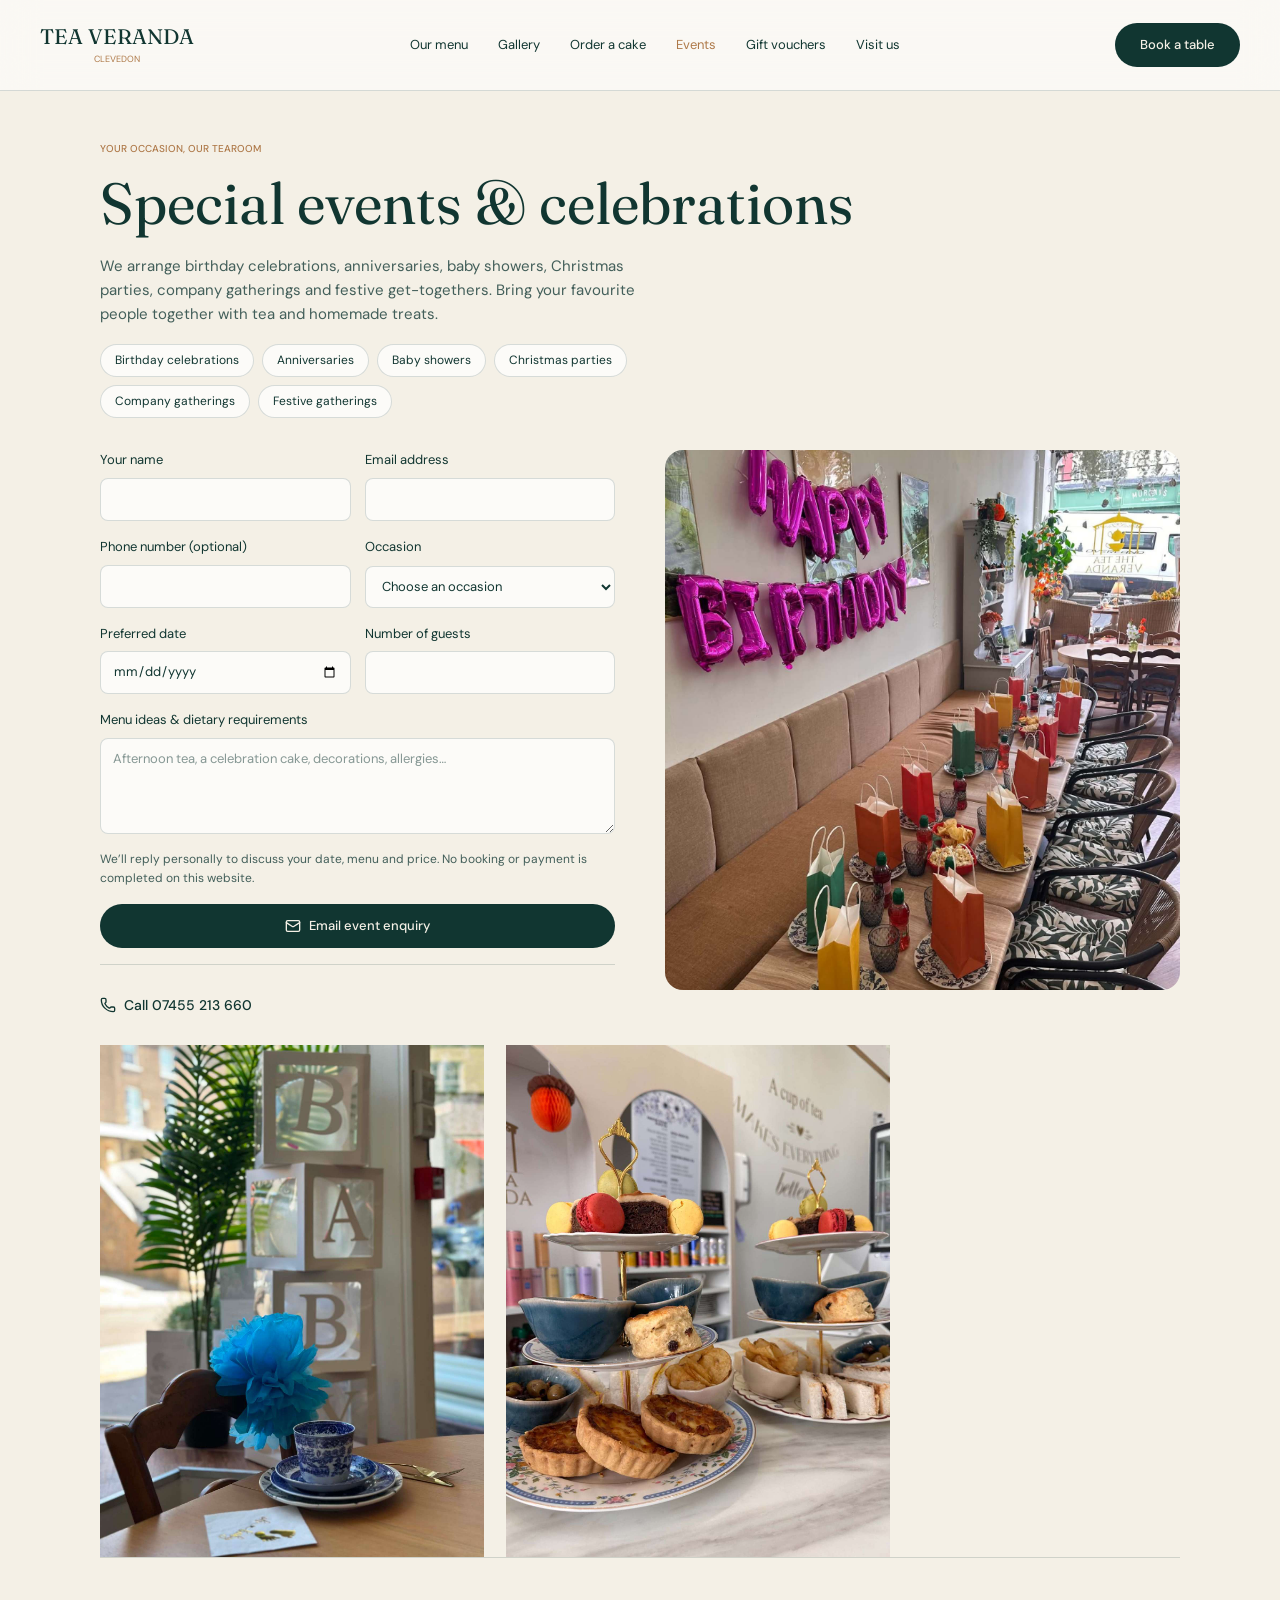
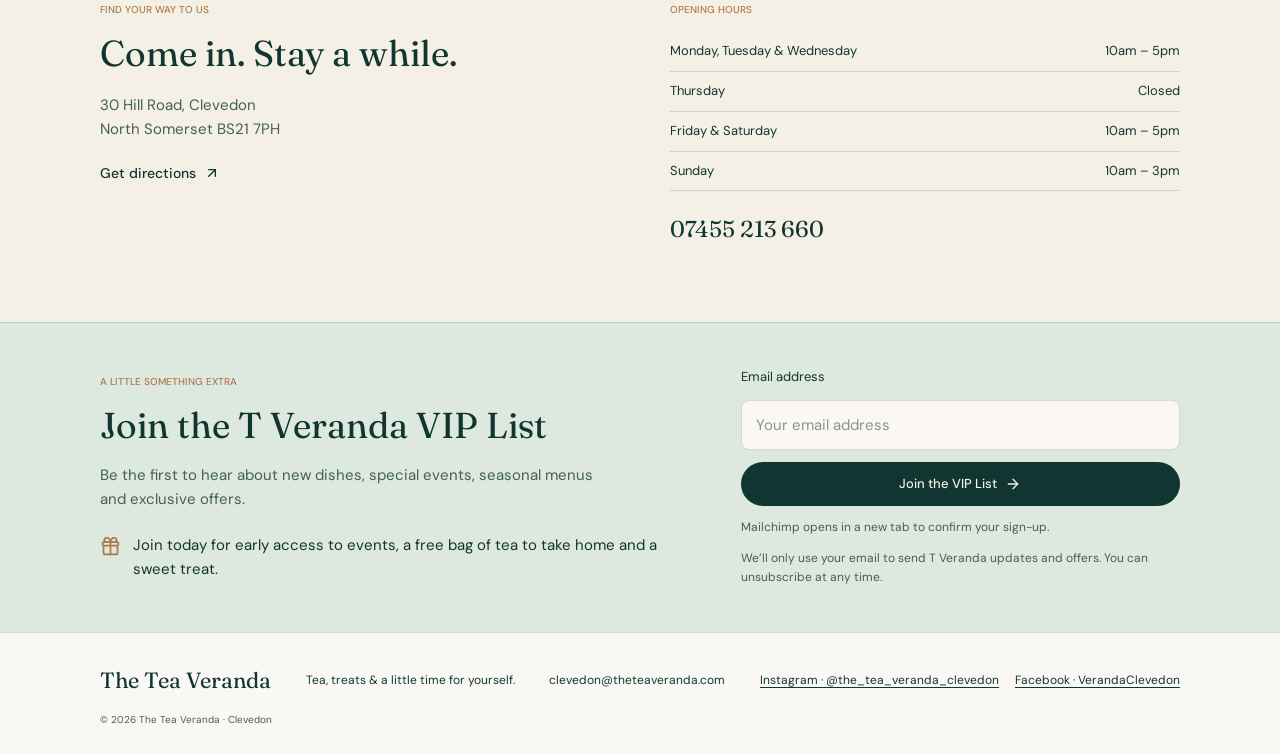
<file: events.html>
<!doctype html>
<html lang="en-GB"><head><meta charset="utf-8"><meta name="viewport" content="width=device-width, initial-scale=1">
<title>Private events &amp; celebrations | The Tea Veranda, Clevedon</title>
<meta name="description" content="Birthday celebrations, anniversaries, baby showers, Christmas parties, company and festive gatherings at The Tea Veranda in Clevedon. Send an event enquiry.">
<meta property="og:title" content="Private events &amp; celebrations | The Tea Veranda">
<meta property="og:description" content="Birthday celebrations, anniversaries, baby showers, Christmas parties, company and festive gatherings at The Tea Veranda in Clevedon. Send an event enquiry.">
<meta property="og:type" content="website">
<meta name="twitter:card" content="summary_large_image">
<link rel="icon" href="/favicon.ico">
<link rel="stylesheet" href="https://fonts.googleapis.com/css2?family=Fraunces:opsz,wght@9..144,300;9..144,400;9..144,500&family=DM+Sans:wght@400;500;600&display=swap">
<link rel="stylesheet" href="/styles.css"></head>
<body><header class="site-header" data-tsd-source="/src/components/tea-site.tsx:10:10"><div class="header-inner" data-tsd-source="/src/components/tea-site.tsx:10:42"><a class="wordmark" data-tsd-source="/src/components/tea-site.tsx:10:72" href="/">TEA VERANDA<span data-tsd-source="/src/components/tea-site.tsx:10:148">CLEVEDON</span></a><nav class="desktop-nav" aria-label="Main navigation" data-tsd-source="/src/components/tea-site.tsx:10:176"><a data-tsd-source="/src/components/tea-site.tsx:10:255" href="/menu">Our menu</a><a data-tsd-source="/src/components/tea-site.tsx:10:255" href="/gallery">Gallery</a><a data-tsd-source="/src/components/tea-site.tsx:10:255" href="/cakes">Order a cake</a><a data-tsd-source="/src/components/tea-site.tsx:10:255" class="nav-current" href="/events" data-status="active" aria-current="page">Events</a><a data-tsd-source="/src/components/tea-site.tsx:10:255" href="/vouchers">Gift vouchers</a><a data-tsd-source="/src/components/tea-site.tsx:10:255" href="/visit">Visit us</a></nav><div class="header-actions" data-tsd-source="/src/components/tea-site.tsx:10:349"><a data-tsd-source="/src/components/tea-site.tsx:10:415" class="inline-flex items-center justify-center gap-2 whitespace-nowrap rounded-md text-sm font-medium cursor-pointer transition-colors focus-visible:outline-none focus-visible:ring-1 focus-visible:ring-ring disabled:pointer-events-none disabled:opacity-50 disabled:cursor-not-allowed [&amp;_svg]:pointer-events-none [&amp;_svg]:size-4 [&amp;_svg]:shrink-0 veranda-button veranda-button-primary h-9 px-4 py-2" href="/book">Book a table</a><button class="inline-flex items-center justify-center gap-2 whitespace-nowrap rounded-md text-sm font-medium cursor-pointer transition-colors focus-visible:outline-none focus-visible:ring-1 focus-visible:ring-ring disabled:pointer-events-none disabled:opacity-50 disabled:cursor-not-allowed [&amp;_svg]:pointer-events-none [&amp;_svg]:size-4 [&amp;_svg]:shrink-0 veranda-button veranda-button-glass h-9 w-9 mobile-menu" aria-label="Open menu" aria-expanded="false" aria-controls="mobile-navigation" data-tsd-source="/src/components/tea-site.tsx:10:491"><svg xmlns="http://www.w3.org/2000/svg" width="24" height="24" viewBox="0 0 24 24" fill="none" stroke="currentColor" stroke-width="2" stroke-linecap="round" stroke-linejoin="round" class="lucide lucide-menu" aria-hidden="true" data-tsd-source="/src/components/tea-site.tsx:10:699"><path d="M4 5h16"></path><path d="M4 12h16"></path><path d="M4 19h16"></path></svg></button></div></div></header><!--$--><main class="wrap inner-page" data-tsd-source="/src/routes/events.tsx:7:10"><div class="page-intro" data-tsd-source="/src/components/tea-site.tsx:16:129"><p class="eyebrow" data-tsd-source="/src/components/tea-site.tsx:16:157">Your occasion, our tearoom</p><h1 data-tsd-source="/src/components/tea-site.tsx:16:193">Special events &amp; celebrations</h1><div class="intro-copy" data-tsd-source="/src/components/tea-site.tsx:16:209"><p data-tsd-source="/src/routes/events.tsx:7:130">We arrange birthday celebrations, anniversaries, baby showers, Christmas parties, company gatherings and festive get-togethers. Bring your favourite people together with tea and homemade treats.</p><ul class="occasion-list" data-tsd-source="/src/routes/events.tsx:7:155"><li data-tsd-source="/src/routes/events.tsx:7:210">Birthday celebrations</li><li data-tsd-source="/src/routes/events.tsx:7:210">Anniversaries</li><li data-tsd-source="/src/routes/events.tsx:7:210">Baby showers</li><li data-tsd-source="/src/routes/events.tsx:7:210">Christmas parties</li><li data-tsd-source="/src/routes/events.tsx:7:210">Company gatherings</li><li data-tsd-source="/src/routes/events.tsx:7:210">Festive gatherings</li></ul></div></div><div class="booking-layout" data-tsd-source="/src/routes/events.tsx:7:249"><form class="booking-form" data-subject="Private Event Enquiry" data-tsd-source="/src/components/order-enquiry.tsx:32:10"><div class="form-row" data-tsd-source="/src/components/order-enquiry.tsx:38:5"><label data-tsd-source="/src/components/order-enquiry.tsx:38:31">Your name<input autocomplete="name" required="" maxlength="120" data-tsd-source="/src/components/order-enquiry.tsx:38:47" name="name"></label><label data-tsd-source="/src/components/order-enquiry.tsx:38:120">Email address<input type="email" autocomplete="email" required="" maxlength="254" data-tsd-source="/src/components/order-enquiry.tsx:38:140" name="email"></label></div><div class="form-row" data-tsd-source="/src/components/order-enquiry.tsx:39:5"><label data-tsd-source="/src/components/order-enquiry.tsx:39:31">Phone number (optional)<input type="tel" autocomplete="tel" maxlength="40" data-tsd-source="/src/components/order-enquiry.tsx:39:61" name="phone"></label><label data-tsd-source="/src/components/order-enquiry.tsx:39:135">Occasion<select name="occasion" required="" data-tsd-source="/src/components/order-enquiry.tsx:39:150"><option value="" disabled="" data-tsd-source="/src/components/order-enquiry.tsx:39:251" selected="">Choose an occasion</option><option value="Birthday celebrations" data-tsd-source="/src/components/order-enquiry.tsx:39:251">Birthday celebrations</option><option value="Anniversaries" data-tsd-source="/src/components/order-enquiry.tsx:39:251">Anniversaries</option><option value="Baby showers" data-tsd-source="/src/components/order-enquiry.tsx:39:251">Baby showers</option><option value="Christmas parties" data-tsd-source="/src/components/order-enquiry.tsx:39:251">Christmas parties</option><option value="Company gatherings" data-tsd-source="/src/components/order-enquiry.tsx:39:251">Company gatherings</option><option value="Festive gatherings" data-tsd-source="/src/components/order-enquiry.tsx:39:251">Festive gatherings</option><option value="Something else" data-tsd-source="/src/components/order-enquiry.tsx:39:251">Something else</option></select></label></div><div class="form-row" data-tsd-source="/src/components/order-enquiry.tsx:40:5"><label data-tsd-source="/src/components/order-enquiry.tsx:40:31">Preferred date<input type="date" required="" data-tsd-source="/src/components/order-enquiry.tsx:40:52" name="date"></label><label data-tsd-source="/src/components/order-enquiry.tsx:40:101">Number of guests<input type="number" min="1" step="1" required="" data-tsd-source="/src/components/order-enquiry.tsx:40:124" name="guests"></label></div><label data-tsd-source="/src/components/order-enquiry.tsx:41:5">Menu ideas &amp; dietary requirements<textarea name="notes" maxlength="2000" placeholder="Afternoon tea, a celebration cake, decorations, allergies…" data-tsd-source="/src/components/order-enquiry.tsx:41:45"></textarea></label><p class="form-note" data-tsd-source="/src/components/order-enquiry.tsx:42:5">We’ll reply personally to discuss your date, menu and price. No booking or payment is completed on this website.</p><button class="inline-flex items-center justify-center gap-2 whitespace-nowrap rounded-md text-sm font-medium cursor-pointer transition-colors focus-visible:outline-none focus-visible:ring-1 focus-visible:ring-ring disabled:pointer-events-none disabled:opacity-50 disabled:cursor-not-allowed [&amp;_svg]:pointer-events-none [&amp;_svg]:size-4 [&amp;_svg]:shrink-0 veranda-button veranda-button-primary h-9 px-4 py-2" type="submit" data-tsd-source="/src/components/order-enquiry.tsx:43:5"><svg xmlns="http://www.w3.org/2000/svg" width="24" height="24" viewBox="0 0 24 24" fill="none" stroke="currentColor" stroke-width="2" stroke-linecap="round" stroke-linejoin="round" class="lucide lucide-mail" aria-hidden="true" data-tsd-source="/src/components/order-enquiry.tsx:43:45"><path d="m22 7-8.991 5.727a2 2 0 0 1-2.009 0L2 7"></path><rect x="2" y="4" width="20" height="16" rx="2"></rect></svg>Email event enquiry</button><div class="contact-alternative" data-tsd-source="/src/components/order-enquiry.tsx:45:5"><a href="tel:07455213660" data-tsd-source="/src/components/order-enquiry.tsx:45:78" class="inline-flex items-center justify-center gap-2 whitespace-nowrap rounded-md text-sm font-medium cursor-pointer transition-colors focus-visible:outline-none focus-visible:ring-1 focus-visible:ring-ring disabled:pointer-events-none disabled:opacity-50 disabled:cursor-not-allowed [&amp;_svg]:pointer-events-none [&amp;_svg]:size-4 [&amp;_svg]:shrink-0 veranda-link h-9 px-4 py-2"><svg xmlns="http://www.w3.org/2000/svg" width="24" height="24" viewBox="0 0 24 24" fill="none" stroke="currentColor" stroke-width="2" stroke-linecap="round" stroke-linejoin="round" class="lucide lucide-phone" aria-hidden="true" data-tsd-source="/src/components/order-enquiry.tsx:45:100"><path d="M13.832 16.568a1 1 0 0 0 1.213-.303l.355-.465A2 2 0 0 1 17 15h3a2 2 0 0 1 2 2v3a2 2 0 0 1-2 2A18 18 0 0 1 2 4a2 2 0 0 1 2-2h3a2 2 0 0 1 2 2v3a2 2 0 0 1-.8 1.6l-.468.351a1 1 0 0 0-.292 1.233 14 14 0 0 0 6.392 6.384"></path></svg>Call <!-- -->07455 213 660</a></div></form><img class="tea-photo " src="/images/birthday-party.jpeg" alt="A birthday party table with colourful party bags at The Tea Veranda" width="1000" height="1000" loading="eager" data-tsd-source="/src/components/tea-site.tsx:13:144"></div><div class="food-grid" data-tsd-source="/src/routes/events.tsx:7:430"><img class="tea-photo " src="/images/baby-shower-table.jpeg" alt="A baby shower table setting at The Tea Veranda" width="1000" height="1000" loading="lazy" data-tsd-source="/src/components/tea-site.tsx:13:144"><img class="tea-photo " src="/images/afternoon-tea-tiers.jpeg" alt="Afternoon tea stands ready for a celebration" width="1000" height="1000" loading="lazy" data-tsd-source="/src/components/tea-site.tsx:13:144"></div><div class="visit-details" data-tsd-source="/src/components/tea-site.tsx:15:41"><div data-tsd-source="/src/components/tea-site.tsx:15:72"><p class="eyebrow" data-tsd-source="/src/components/tea-site.tsx:15:77">Find your way to us</p><h2 data-tsd-source="/src/components/tea-site.tsx:15:123">Come in. Stay a while.</h2><p data-tsd-source="/src/components/tea-site.tsx:15:154">30 Hill Road, Clevedon<br data-tsd-source="/src/components/tea-site.tsx:15:179">North Somerset BS21 7PH</p><a target="_blank" rel="noopener noreferrer" href="https://www.google.com/maps/search/?api=1&amp;query=The+Tea+Veranda+30+Hill+Road+Clevedon" data-tsd-source="/src/components/tea-site.tsx:15:247" class="inline-flex items-center justify-center gap-2 whitespace-nowrap rounded-md text-sm font-medium cursor-pointer transition-colors focus-visible:outline-none focus-visible:ring-1 focus-visible:ring-ring disabled:pointer-events-none disabled:opacity-50 disabled:cursor-not-allowed [&amp;_svg]:pointer-events-none [&amp;_svg]:size-4 [&amp;_svg]:shrink-0 veranda-link h-9 px-4 py-2">Get directions <svg xmlns="http://www.w3.org/2000/svg" width="24" height="24" viewBox="0 0 24 24" fill="none" stroke="currentColor" stroke-width="2" stroke-linecap="round" stroke-linejoin="round" class="lucide lucide-arrow-up-right" aria-hidden="true" data-tsd-source="/src/components/tea-site.tsx:15:400"><path d="M7 7h10v10"></path><path d="M7 17 17 7"></path></svg></a></div><div data-tsd-source="/src/components/tea-site.tsx:15:434"><p class="eyebrow" data-tsd-source="/src/components/tea-site.tsx:15:439">Opening hours</p><dl class="hours" data-tsd-source="/src/components/tea-site.tsx:15:479"><div data-tsd-source="/src/components/tea-site.tsx:15:501"><dt data-tsd-source="/src/components/tea-site.tsx:15:506">Monday, Tuesday &amp; Wednesday</dt><dd data-tsd-source="/src/components/tea-site.tsx:15:542">10am – 5pm</dd></div><div data-tsd-source="/src/components/tea-site.tsx:15:567"><dt data-tsd-source="/src/components/tea-site.tsx:15:572">Thursday</dt><dd data-tsd-source="/src/components/tea-site.tsx:15:589">Closed</dd></div><div data-tsd-source="/src/components/tea-site.tsx:15:610"><dt data-tsd-source="/src/components/tea-site.tsx:15:615">Friday &amp; Saturday</dt><dd data-tsd-source="/src/components/tea-site.tsx:15:641">10am – 5pm</dd></div><div data-tsd-source="/src/components/tea-site.tsx:15:666"><dt data-tsd-source="/src/components/tea-site.tsx:15:671">Sunday</dt><dd data-tsd-source="/src/components/tea-site.tsx:15:686">10am – 3pm</dd></div></dl><a href="tel:07455213660" class="contact-link" data-tsd-source="/src/components/tea-site.tsx:15:716">07455 213 660</a></div></div></main><!--/$--><section class="vip-band" aria-labelledby="vip-title" id="vip" data-tsd-source="/src/components/vip-invitation.tsx:7:10"><div class="wrap vip-inner" data-tsd-source="/src/components/vip-invitation.tsx:8:5"><div data-tsd-source="/src/components/vip-invitation.tsx:9:7"><p class="eyebrow" data-tsd-source="/src/components/vip-invitation.tsx:9:12">A little something extra</p><h2 id="vip-title" data-tsd-source="/src/components/vip-invitation.tsx:9:63">Join the T Veranda VIP List</h2><p class="vip-description" data-tsd-source="/src/components/vip-invitation.tsx:9:98">Be the first to hear about new dishes, special events, seasonal menus and exclusive offers.</p><p class="vip-offer" data-tsd-source="/src/components/vip-invitation.tsx:9:150"><svg xmlns="http://www.w3.org/2000/svg" width="21" height="21" viewBox="0 0 24 24" fill="none" stroke="currentColor" stroke-width="2" stroke-linecap="round" stroke-linejoin="round" class="lucide lucide-gift" aria-hidden="true" data-tsd-source="/src/components/vip-invitation.tsx:9:175"><path d="M12 7v14"></path><path d="M20 11v8a2 2 0 0 1-2 2H6a2 2 0 0 1-2-2v-8"></path><path d="M7.5 7a1 1 0 0 1 0-5A4.8 8 0 0 1 12 7a4.8 8 0 0 1 4.5-5 1 1 0 0 1 0 5"></path><rect x="3" y="7" width="18" height="4" rx="1"></rect></svg>Join today for early access to events, a free bag of tea to take home and a sweet treat.</p></div><form class="vip-signup" action="https://theteaveranda.us20.list-manage.com/subscribe/post?u=bc42db4250ff105007d5684b3&id=c3a6edbaa5&f_id=0040c3e1f0" method="post" target="_blank"><label for="vip-email">Email address</label><input id="vip-email" name="EMAIL" type="email" autocomplete="email" maxlength="254" placeholder="Your email address" required><div aria-hidden="true" style="position:absolute;left:-5000px;"><input type="text" name="b_bc42db4250ff105007d5684b3_c3a6edbaa5" tabindex="-1" value=""></div><button class="inline-flex items-center justify-center gap-2 whitespace-nowrap rounded-md text-sm font-medium cursor-pointer transition-colors focus-visible:outline-none focus-visible:ring-1 focus-visible:ring-ring disabled:pointer-events-none disabled:opacity-50 disabled:cursor-not-allowed [&_svg]:pointer-events-none [&_svg]:size-4 [&_svg]:shrink-0 veranda-button veranda-button-primary h-9 px-4 py-2" type="submit">Join the VIP List<svg xmlns="http://www.w3.org/2000/svg" width="16" height="16" viewBox="0 0 24 24" fill="none" stroke="currentColor" stroke-width="2" stroke-linecap="round" stroke-linejoin="round" class="lucide lucide-arrow-right" aria-hidden="true"><path d="M5 12h14"></path><path d="m12 5 7 7-7 7"></path></svg></button><p class="vip-status">Mailchimp opens in a new tab to confirm your sign-up.</p><p class="vip-privacy">We’ll only use your email to send T Veranda updates and offers. You can unsubscribe at any time.</p></form></div></section><footer class="site-footer" data-tsd-source="/src/components/tea-site.tsx:12:41"><div class="wrap footer-inner" data-tsd-source="/src/components/tea-site.tsx:12:73"><a class="footer-brand" data-tsd-source="/src/components/tea-site.tsx:12:108" href="/">The Tea Veranda</a><span data-tsd-source="/src/components/tea-site.tsx:12:168">Tea, treats &amp; a little time for yourself.</span><a href="mailto:clevedon@theteaveranda.com?subject=Enquiry&amp;body=" data-tsd-source="/src/components/tea-site.tsx:12:222">clevedon@theteaveranda.com</a><nav class="social-links" aria-label="Social media" data-tsd-source="/src/components/tea-site.tsx:12:267"><a href="https://www.instagram.com/the_tea_veranda_clevedon" target="_blank" rel="noopener noreferrer" data-tsd-source="/src/components/tea-site.tsx:12:345">Instagram<!-- --> · <!-- -->@the_tea_veranda_clevedon</a><a href="https://www.facebook.com/VerandaClevedon" target="_blank" rel="noopener noreferrer" data-tsd-source="/src/components/tea-site.tsx:12:345">Facebook<!-- --> · <!-- -->VerandaClevedon</a></nav><p data-tsd-source="/src/components/tea-site.tsx:12:449">© <!-- -->2026<!-- --> The Tea Veranda · Clevedon</p></div></footer><div class="booking-dock" data-tsd-source="/src/components/tea-site.tsx:12:526"><a href="tel:07455213660" data-tsd-source="/src/components/tea-site.tsx:12:590" class="inline-flex items-center justify-center gap-2 whitespace-nowrap rounded-md text-sm font-medium cursor-pointer transition-colors focus-visible:outline-none focus-visible:ring-1 focus-visible:ring-ring disabled:pointer-events-none disabled:opacity-50 disabled:cursor-not-allowed [&amp;_svg]:pointer-events-none [&amp;_svg]:size-4 [&amp;_svg]:shrink-0 veranda-button veranda-button-primary h-9 px-4 py-2"><svg xmlns="http://www.w3.org/2000/svg" width="15" height="15" viewBox="0 0 24 24" fill="none" stroke="currentColor" stroke-width="2" stroke-linecap="round" stroke-linejoin="round" class="lucide lucide-phone" aria-hidden="true" data-tsd-source="/src/components/tea-site.tsx:12:612"><path d="M13.832 16.568a1 1 0 0 0 1.213-.303l.355-.465A2 2 0 0 1 17 15h3a2 2 0 0 1 2 2v3a2 2 0 0 1-2 2A18 18 0 0 1 2 4a2 2 0 0 1 2-2h3a2 2 0 0 1 2 2v3a2 2 0 0 1-.8 1.6l-.468.351a1 1 0 0 0-.292 1.233 14 14 0 0 0 6.392 6.384"></path></svg>Call to book</a><a data-tsd-source="/src/components/tea-site.tsx:12:687" class="inline-flex items-center justify-center gap-2 whitespace-nowrap rounded-md text-sm font-medium cursor-pointer transition-colors focus-visible:outline-none focus-visible:ring-1 focus-visible:ring-ring disabled:pointer-events-none disabled:opacity-50 disabled:cursor-not-allowed [&amp;_svg]:pointer-events-none [&amp;_svg]:size-4 [&amp;_svg]:shrink-0 veranda-button veranda-button-glass h-9 px-4 py-2" href="/menu">Menu</a></div><script src="/site.js"></script></body></html>
</file>
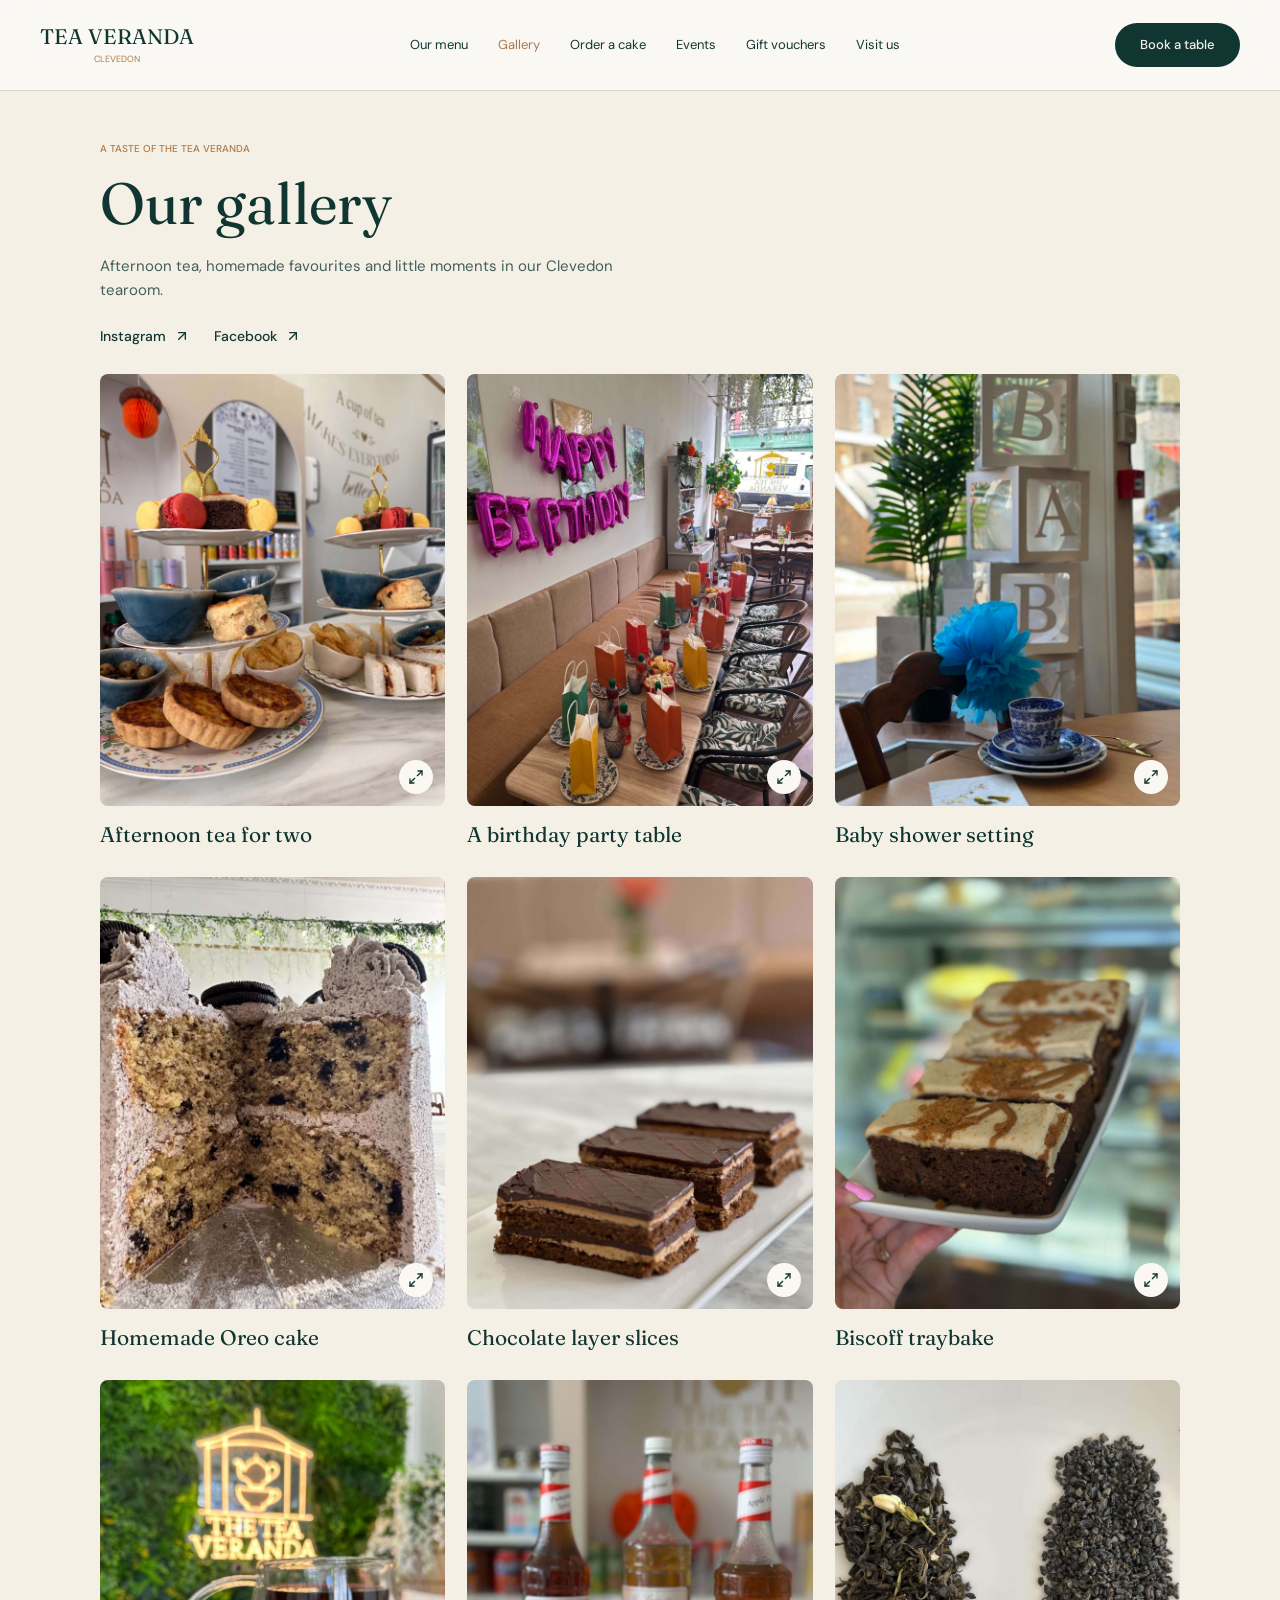
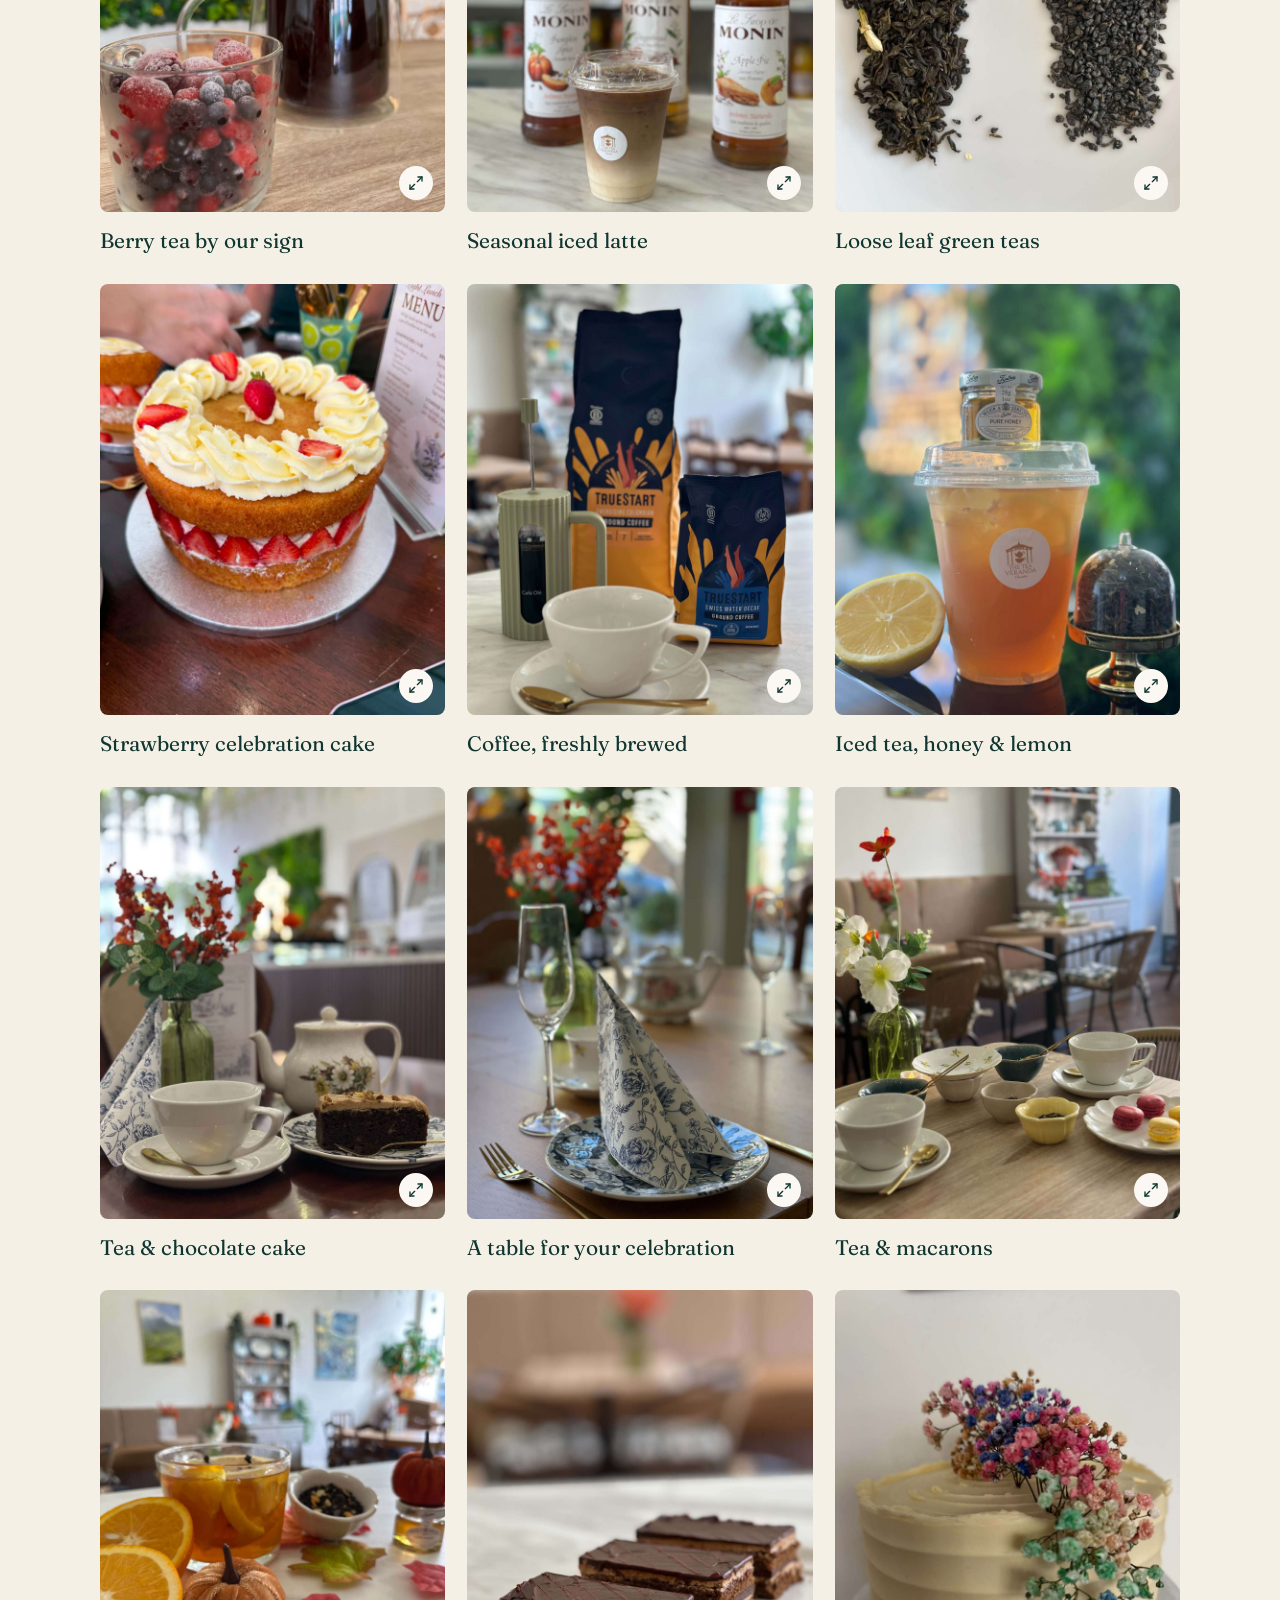
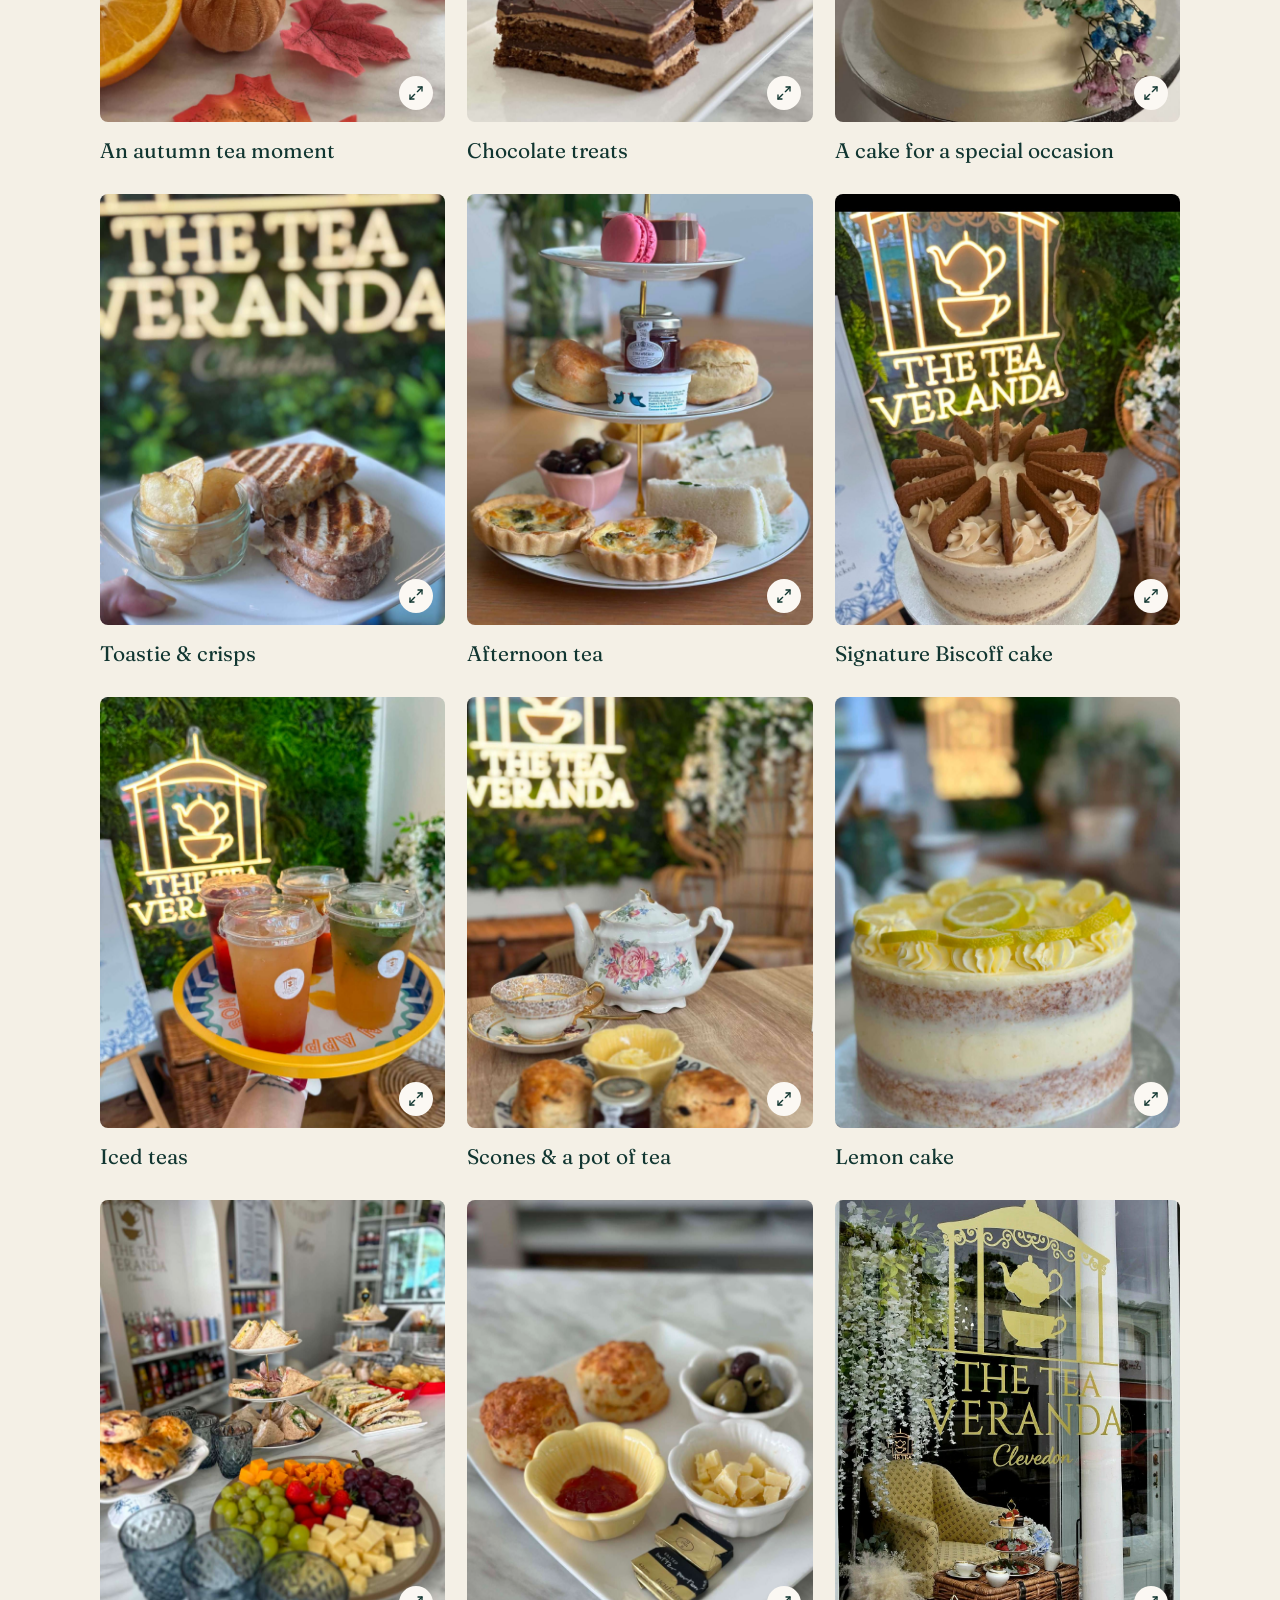
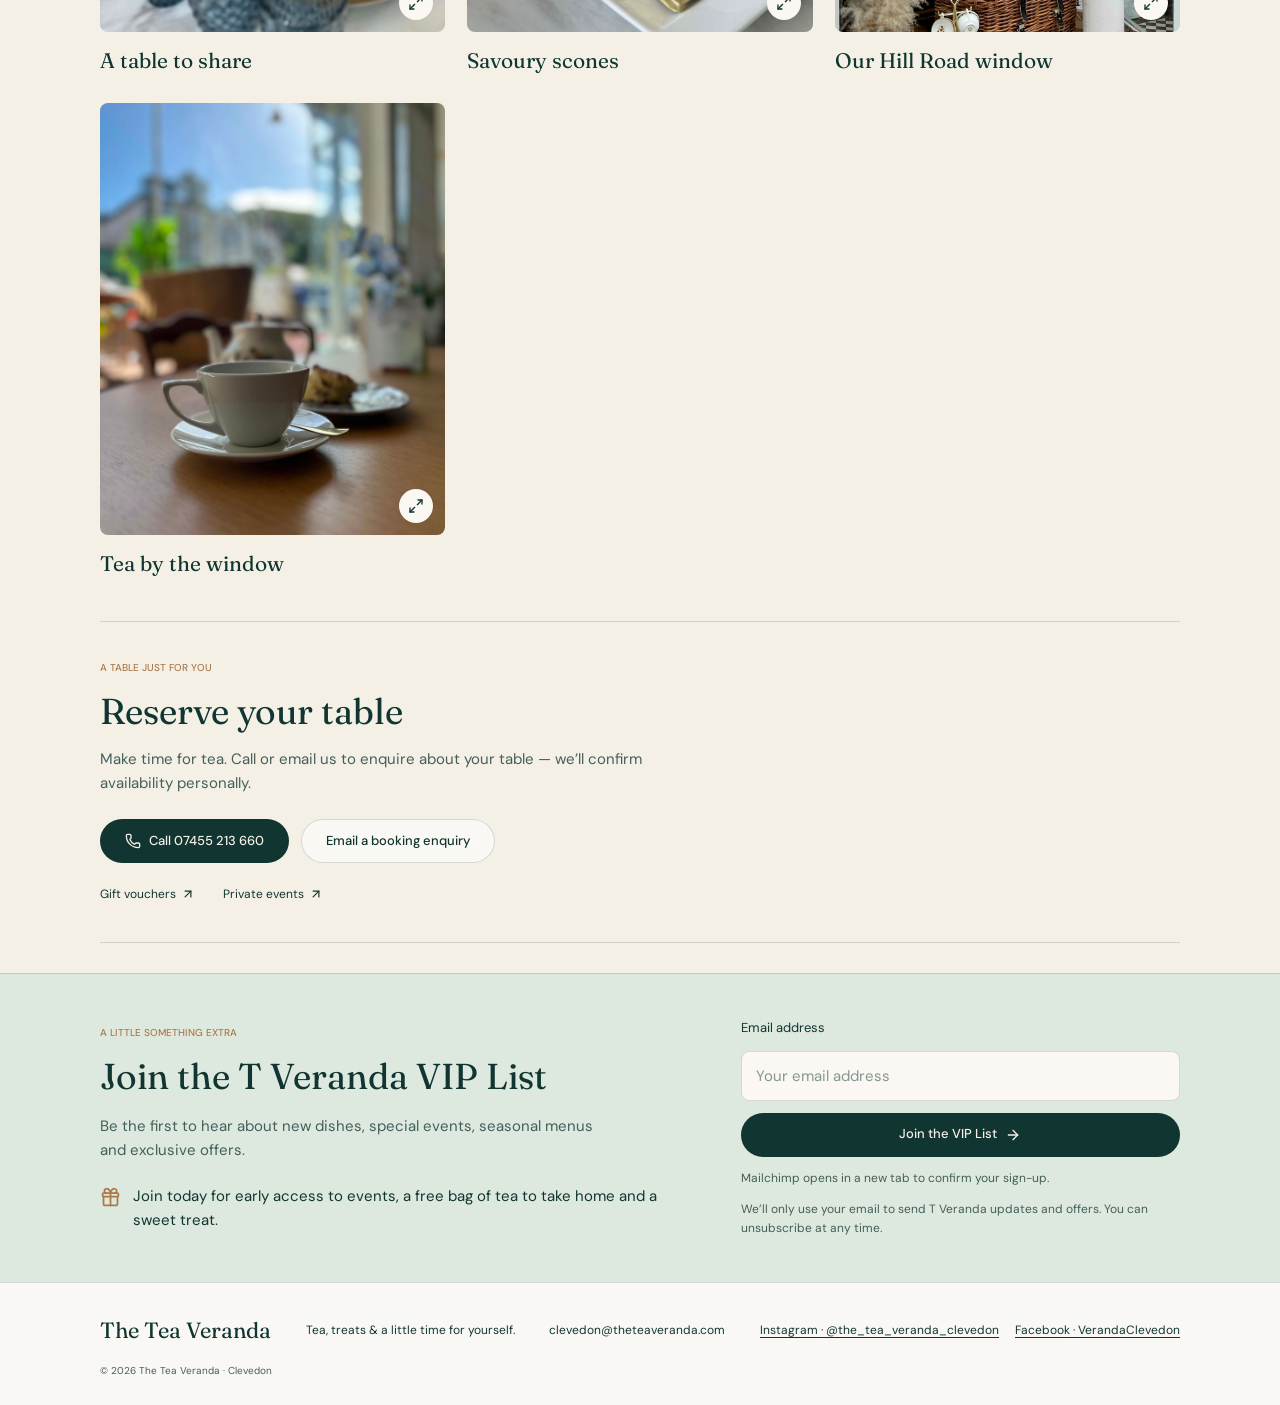
<file: gallery.html>
<!doctype html>
<html lang="en-GB"><head><meta charset="utf-8"><meta name="viewport" content="width=device-width, initial-scale=1">
<title>Photo gallery | The Tea Veranda, Clevedon</title>
<meta name="description" content="Explore real photographs of The Tea Veranda in Clevedon, from afternoon tea and homemade cakes to iced teas and our Hill Road tearoom.">
<meta property="og:title" content="Photo gallery | The Tea Veranda">
<meta property="og:description" content="Explore real photographs of The Tea Veranda in Clevedon, from afternoon tea and homemade cakes to iced teas and our Hill Road tearoom.">
<meta property="og:type" content="website">
<meta name="twitter:card" content="summary_large_image">
<link rel="icon" href="/favicon.ico">
<link rel="stylesheet" href="https://fonts.googleapis.com/css2?family=Fraunces:opsz,wght@9..144,300;9..144,400;9..144,500&family=DM+Sans:wght@400;500;600&display=swap">
<link rel="stylesheet" href="/styles.css"></head>
<body><header class="site-header" data-tsd-source="/src/components/tea-site.tsx:10:10"><div class="header-inner" data-tsd-source="/src/components/tea-site.tsx:10:42"><a class="wordmark" data-tsd-source="/src/components/tea-site.tsx:10:72" href="/">TEA VERANDA<span data-tsd-source="/src/components/tea-site.tsx:10:148">CLEVEDON</span></a><nav class="desktop-nav" aria-label="Main navigation" data-tsd-source="/src/components/tea-site.tsx:10:176"><a data-tsd-source="/src/components/tea-site.tsx:10:255" href="/menu">Our menu</a><a data-tsd-source="/src/components/tea-site.tsx:10:255" class="nav-current" href="/gallery" data-status="active" aria-current="page">Gallery</a><a data-tsd-source="/src/components/tea-site.tsx:10:255" href="/cakes">Order a cake</a><a data-tsd-source="/src/components/tea-site.tsx:10:255" href="/events">Events</a><a data-tsd-source="/src/components/tea-site.tsx:10:255" href="/vouchers">Gift vouchers</a><a data-tsd-source="/src/components/tea-site.tsx:10:255" href="/visit">Visit us</a></nav><div class="header-actions" data-tsd-source="/src/components/tea-site.tsx:10:349"><a data-tsd-source="/src/components/tea-site.tsx:10:415" class="inline-flex items-center justify-center gap-2 whitespace-nowrap rounded-md text-sm font-medium cursor-pointer transition-colors focus-visible:outline-none focus-visible:ring-1 focus-visible:ring-ring disabled:pointer-events-none disabled:opacity-50 disabled:cursor-not-allowed [&amp;_svg]:pointer-events-none [&amp;_svg]:size-4 [&amp;_svg]:shrink-0 veranda-button veranda-button-primary h-9 px-4 py-2" href="/book">Book a table</a><button class="inline-flex items-center justify-center gap-2 whitespace-nowrap rounded-md text-sm font-medium cursor-pointer transition-colors focus-visible:outline-none focus-visible:ring-1 focus-visible:ring-ring disabled:pointer-events-none disabled:opacity-50 disabled:cursor-not-allowed [&amp;_svg]:pointer-events-none [&amp;_svg]:size-4 [&amp;_svg]:shrink-0 veranda-button veranda-button-glass h-9 w-9 mobile-menu" aria-label="Open menu" aria-expanded="false" aria-controls="mobile-navigation" data-tsd-source="/src/components/tea-site.tsx:10:491"><svg xmlns="http://www.w3.org/2000/svg" width="24" height="24" viewBox="0 0 24 24" fill="none" stroke="currentColor" stroke-width="2" stroke-linecap="round" stroke-linejoin="round" class="lucide lucide-menu" aria-hidden="true" data-tsd-source="/src/components/tea-site.tsx:10:699"><path d="M4 5h16"></path><path d="M4 12h16"></path><path d="M4 19h16"></path></svg></button></div></div></header><!--$--><main class="wrap inner-page" data-tsd-source="/src/routes/gallery.tsx:14:10"><div class="page-intro" data-tsd-source="/src/components/tea-site.tsx:16:129"><p class="eyebrow" data-tsd-source="/src/components/tea-site.tsx:16:157">A taste of The Tea Veranda</p><h1 data-tsd-source="/src/components/tea-site.tsx:16:193">Our gallery</h1><div class="intro-copy" data-tsd-source="/src/components/tea-site.tsx:16:209"><p data-tsd-source="/src/routes/gallery.tsx:15:73">Afternoon tea, homemade favourites and little moments in our Clevedon tearoom.</p></div></div><div class="gallery-social-links" data-tsd-source="/src/routes/gallery.tsx:16:5"><a href="https://www.instagram.com/the_tea_veranda_clevedon" target="_blank" rel="noopener noreferrer" data-tsd-source="/src/routes/gallery.tsx:16:120" class="inline-flex items-center justify-center gap-2 whitespace-nowrap rounded-md text-sm font-medium cursor-pointer transition-colors focus-visible:outline-none focus-visible:ring-1 focus-visible:ring-ring disabled:pointer-events-none disabled:opacity-50 disabled:cursor-not-allowed [&amp;_svg]:pointer-events-none [&amp;_svg]:size-4 [&amp;_svg]:shrink-0 veranda-link h-9 px-4 py-2">Instagram<svg xmlns="http://www.w3.org/2000/svg" width="24" height="24" viewBox="0 0 24 24" fill="none" stroke="currentColor" stroke-width="2" stroke-linecap="round" stroke-linejoin="round" class="lucide lucide-arrow-up-right" aria-hidden="true" data-tsd-source="/src/routes/gallery.tsx:16:192"><path d="M7 7h10v10"></path><path d="M7 17 17 7"></path></svg></a><a href="https://www.facebook.com/VerandaClevedon" target="_blank" rel="noopener noreferrer" data-tsd-source="/src/routes/gallery.tsx:16:120" class="inline-flex items-center justify-center gap-2 whitespace-nowrap rounded-md text-sm font-medium cursor-pointer transition-colors focus-visible:outline-none focus-visible:ring-1 focus-visible:ring-ring disabled:pointer-events-none disabled:opacity-50 disabled:cursor-not-allowed [&amp;_svg]:pointer-events-none [&amp;_svg]:size-4 [&amp;_svg]:shrink-0 veranda-link h-9 px-4 py-2">Facebook<svg xmlns="http://www.w3.org/2000/svg" width="24" height="24" viewBox="0 0 24 24" fill="none" stroke="currentColor" stroke-width="2" stroke-linecap="round" stroke-linejoin="round" class="lucide lucide-arrow-up-right" aria-hidden="true" data-tsd-source="/src/routes/gallery.tsx:16:192"><path d="M7 7h10v10"></path><path d="M7 17 17 7"></path></svg></a></div><div class="photo-gallery-grid" data-tsd-source="/src/components/photo-gallery.tsx:13:5"><figure class="gallery-item" data-tsd-source="/src/components/photo-gallery.tsx:14:37"><button class="inline-flex items-center justify-center gap-2 whitespace-nowrap rounded-md text-sm font-medium cursor-pointer transition-colors focus-visible:outline-none focus-visible:ring-1 focus-visible:ring-ring disabled:pointer-events-none disabled:opacity-50 disabled:cursor-not-allowed [&amp;_svg]:pointer-events-none [&amp;_svg]:size-4 [&amp;_svg]:shrink-0 hover:bg-accent hover:text-accent-foreground h-9 px-4 py-2 gallery-photo-button" aria-label="View Afternoon tea for two" data-tsd-source="/src/components/photo-gallery.tsx:15:9"><img src="/images/afternoon-tea-tiers.jpeg" alt="Two tiered afternoon tea stands with quiches, scones, sandwiches, macarons and cake at The Tea Veranda" width="600" height="750" loading="lazy" data-tsd-source="/src/components/photo-gallery.tsx:16:11"><span class="gallery-expand" data-tsd-source="/src/components/photo-gallery.tsx:17:11"><svg xmlns="http://www.w3.org/2000/svg" width="18" height="18" viewBox="0 0 24 24" fill="none" stroke="currentColor" stroke-width="2" stroke-linecap="round" stroke-linejoin="round" class="lucide lucide-maximize2 lucide-maximize-2" aria-hidden="true" data-tsd-source="/src/components/photo-gallery.tsx:17:44"><path d="M15 3h6v6"></path><path d="m21 3-7 7"></path><path d="m3 21 7-7"></path><path d="M9 21H3v-6"></path></svg></span></button><figcaption data-tsd-source="/src/components/photo-gallery.tsx:19:9">Afternoon tea for two</figcaption></figure><figure class="gallery-item" data-tsd-source="/src/components/photo-gallery.tsx:14:37"><button class="inline-flex items-center justify-center gap-2 whitespace-nowrap rounded-md text-sm font-medium cursor-pointer transition-colors focus-visible:outline-none focus-visible:ring-1 focus-visible:ring-ring disabled:pointer-events-none disabled:opacity-50 disabled:cursor-not-allowed [&amp;_svg]:pointer-events-none [&amp;_svg]:size-4 [&amp;_svg]:shrink-0 hover:bg-accent hover:text-accent-foreground h-9 px-4 py-2 gallery-photo-button" aria-label="View A birthday party table" data-tsd-source="/src/components/photo-gallery.tsx:15:9"><img src="/images/birthday-party.jpeg" alt="Long table set with colourful party bags under a Happy Birthday balloon banner at The Tea Veranda" width="600" height="750" loading="lazy" data-tsd-source="/src/components/photo-gallery.tsx:16:11"><span class="gallery-expand" data-tsd-source="/src/components/photo-gallery.tsx:17:11"><svg xmlns="http://www.w3.org/2000/svg" width="18" height="18" viewBox="0 0 24 24" fill="none" stroke="currentColor" stroke-width="2" stroke-linecap="round" stroke-linejoin="round" class="lucide lucide-maximize2 lucide-maximize-2" aria-hidden="true" data-tsd-source="/src/components/photo-gallery.tsx:17:44"><path d="M15 3h6v6"></path><path d="m21 3-7 7"></path><path d="m3 21 7-7"></path><path d="M9 21H3v-6"></path></svg></span></button><figcaption data-tsd-source="/src/components/photo-gallery.tsx:19:9">A birthday party table</figcaption></figure><figure class="gallery-item" data-tsd-source="/src/components/photo-gallery.tsx:14:37"><button class="inline-flex items-center justify-center gap-2 whitespace-nowrap rounded-md text-sm font-medium cursor-pointer transition-colors focus-visible:outline-none focus-visible:ring-1 focus-visible:ring-ring disabled:pointer-events-none disabled:opacity-50 disabled:cursor-not-allowed [&amp;_svg]:pointer-events-none [&amp;_svg]:size-4 [&amp;_svg]:shrink-0 hover:bg-accent hover:text-accent-foreground h-9 px-4 py-2 gallery-photo-button" aria-label="View Baby shower setting" data-tsd-source="/src/components/photo-gallery.tsx:15:9"><img src="/images/baby-shower-table.jpeg" alt="BABY letter blocks, a blue paper flower and blue-and-white china set for a baby shower" width="600" height="750" loading="lazy" data-tsd-source="/src/components/photo-gallery.tsx:16:11"><span class="gallery-expand" data-tsd-source="/src/components/photo-gallery.tsx:17:11"><svg xmlns="http://www.w3.org/2000/svg" width="18" height="18" viewBox="0 0 24 24" fill="none" stroke="currentColor" stroke-width="2" stroke-linecap="round" stroke-linejoin="round" class="lucide lucide-maximize2 lucide-maximize-2" aria-hidden="true" data-tsd-source="/src/components/photo-gallery.tsx:17:44"><path d="M15 3h6v6"></path><path d="m21 3-7 7"></path><path d="m3 21 7-7"></path><path d="M9 21H3v-6"></path></svg></span></button><figcaption data-tsd-source="/src/components/photo-gallery.tsx:19:9">Baby shower setting</figcaption></figure><figure class="gallery-item" data-tsd-source="/src/components/photo-gallery.tsx:14:37"><button class="inline-flex items-center justify-center gap-2 whitespace-nowrap rounded-md text-sm font-medium cursor-pointer transition-colors focus-visible:outline-none focus-visible:ring-1 focus-visible:ring-ring disabled:pointer-events-none disabled:opacity-50 disabled:cursor-not-allowed [&amp;_svg]:pointer-events-none [&amp;_svg]:size-4 [&amp;_svg]:shrink-0 hover:bg-accent hover:text-accent-foreground h-9 px-4 py-2 gallery-photo-button" aria-label="View Homemade Oreo cake" data-tsd-source="/src/components/photo-gallery.tsx:15:9"><img src="/images/oreo-cake.jpeg" alt="A cut whole Oreo cookie cake showing its sponge layers" width="600" height="750" loading="lazy" data-tsd-source="/src/components/photo-gallery.tsx:16:11"><span class="gallery-expand" data-tsd-source="/src/components/photo-gallery.tsx:17:11"><svg xmlns="http://www.w3.org/2000/svg" width="18" height="18" viewBox="0 0 24 24" fill="none" stroke="currentColor" stroke-width="2" stroke-linecap="round" stroke-linejoin="round" class="lucide lucide-maximize2 lucide-maximize-2" aria-hidden="true" data-tsd-source="/src/components/photo-gallery.tsx:17:44"><path d="M15 3h6v6"></path><path d="m21 3-7 7"></path><path d="m3 21 7-7"></path><path d="M9 21H3v-6"></path></svg></span></button><figcaption data-tsd-source="/src/components/photo-gallery.tsx:19:9">Homemade Oreo cake</figcaption></figure><figure class="gallery-item" data-tsd-source="/src/components/photo-gallery.tsx:14:37"><button class="inline-flex items-center justify-center gap-2 whitespace-nowrap rounded-md text-sm font-medium cursor-pointer transition-colors focus-visible:outline-none focus-visible:ring-1 focus-visible:ring-ring disabled:pointer-events-none disabled:opacity-50 disabled:cursor-not-allowed [&amp;_svg]:pointer-events-none [&amp;_svg]:size-4 [&amp;_svg]:shrink-0 hover:bg-accent hover:text-accent-foreground h-9 px-4 py-2 gallery-photo-button" aria-label="View Chocolate layer slices" data-tsd-source="/src/components/photo-gallery.tsx:15:9"><img src="/images/opera-slices.jpeg" alt="Three chocolate and coffee layer cake slices on a white platter" width="600" height="750" loading="lazy" data-tsd-source="/src/components/photo-gallery.tsx:16:11"><span class="gallery-expand" data-tsd-source="/src/components/photo-gallery.tsx:17:11"><svg xmlns="http://www.w3.org/2000/svg" width="18" height="18" viewBox="0 0 24 24" fill="none" stroke="currentColor" stroke-width="2" stroke-linecap="round" stroke-linejoin="round" class="lucide lucide-maximize2 lucide-maximize-2" aria-hidden="true" data-tsd-source="/src/components/photo-gallery.tsx:17:44"><path d="M15 3h6v6"></path><path d="m21 3-7 7"></path><path d="m3 21 7-7"></path><path d="M9 21H3v-6"></path></svg></span></button><figcaption data-tsd-source="/src/components/photo-gallery.tsx:19:9">Chocolate layer slices</figcaption></figure><figure class="gallery-item" data-tsd-source="/src/components/photo-gallery.tsx:14:37"><button class="inline-flex items-center justify-center gap-2 whitespace-nowrap rounded-md text-sm font-medium cursor-pointer transition-colors focus-visible:outline-none focus-visible:ring-1 focus-visible:ring-ring disabled:pointer-events-none disabled:opacity-50 disabled:cursor-not-allowed [&amp;_svg]:pointer-events-none [&amp;_svg]:size-4 [&amp;_svg]:shrink-0 hover:bg-accent hover:text-accent-foreground h-9 px-4 py-2 gallery-photo-button" aria-label="View Biscoff traybake" data-tsd-source="/src/components/photo-gallery.tsx:15:9"><img src="/images/biscoff-brownies.jpeg" alt="Chocolate traybake slices topped with Biscoff frosting and crumbs" width="600" height="750" loading="lazy" data-tsd-source="/src/components/photo-gallery.tsx:16:11"><span class="gallery-expand" data-tsd-source="/src/components/photo-gallery.tsx:17:11"><svg xmlns="http://www.w3.org/2000/svg" width="18" height="18" viewBox="0 0 24 24" fill="none" stroke="currentColor" stroke-width="2" stroke-linecap="round" stroke-linejoin="round" class="lucide lucide-maximize2 lucide-maximize-2" aria-hidden="true" data-tsd-source="/src/components/photo-gallery.tsx:17:44"><path d="M15 3h6v6"></path><path d="m21 3-7 7"></path><path d="m3 21 7-7"></path><path d="M9 21H3v-6"></path></svg></span></button><figcaption data-tsd-source="/src/components/photo-gallery.tsx:19:9">Biscoff traybake</figcaption></figure><figure class="gallery-item" data-tsd-source="/src/components/photo-gallery.tsx:14:37"><button class="inline-flex items-center justify-center gap-2 whitespace-nowrap rounded-md text-sm font-medium cursor-pointer transition-colors focus-visible:outline-none focus-visible:ring-1 focus-visible:ring-ring disabled:pointer-events-none disabled:opacity-50 disabled:cursor-not-allowed [&amp;_svg]:pointer-events-none [&amp;_svg]:size-4 [&amp;_svg]:shrink-0 hover:bg-accent hover:text-accent-foreground h-9 px-4 py-2 gallery-photo-button" aria-label="View Berry tea by our sign" data-tsd-source="/src/components/photo-gallery.tsx:15:9"><img src="/images/berry-tea.jpeg" alt="A glass mug of berry tea and frozen berries in front of the glowing Tea Veranda sign" width="600" height="750" loading="lazy" data-tsd-source="/src/components/photo-gallery.tsx:16:11"><span class="gallery-expand" data-tsd-source="/src/components/photo-gallery.tsx:17:11"><svg xmlns="http://www.w3.org/2000/svg" width="18" height="18" viewBox="0 0 24 24" fill="none" stroke="currentColor" stroke-width="2" stroke-linecap="round" stroke-linejoin="round" class="lucide lucide-maximize2 lucide-maximize-2" aria-hidden="true" data-tsd-source="/src/components/photo-gallery.tsx:17:44"><path d="M15 3h6v6"></path><path d="m21 3-7 7"></path><path d="m3 21 7-7"></path><path d="M9 21H3v-6"></path></svg></span></button><figcaption data-tsd-source="/src/components/photo-gallery.tsx:19:9">Berry tea by our sign</figcaption></figure><figure class="gallery-item" data-tsd-source="/src/components/photo-gallery.tsx:14:37"><button class="inline-flex items-center justify-center gap-2 whitespace-nowrap rounded-md text-sm font-medium cursor-pointer transition-colors focus-visible:outline-none focus-visible:ring-1 focus-visible:ring-ring disabled:pointer-events-none disabled:opacity-50 disabled:cursor-not-allowed [&amp;_svg]:pointer-events-none [&amp;_svg]:size-4 [&amp;_svg]:shrink-0 hover:bg-accent hover:text-accent-foreground h-9 px-4 py-2 gallery-photo-button" aria-label="View Seasonal iced latte" data-tsd-source="/src/components/photo-gallery.tsx:15:9"><img src="/images/iced-latte-syrups.jpeg" alt="A Tea Veranda iced latte with pumpkin spice, gingerbread and apple pie syrups" width="600" height="750" loading="lazy" data-tsd-source="/src/components/photo-gallery.tsx:16:11"><span class="gallery-expand" data-tsd-source="/src/components/photo-gallery.tsx:17:11"><svg xmlns="http://www.w3.org/2000/svg" width="18" height="18" viewBox="0 0 24 24" fill="none" stroke="currentColor" stroke-width="2" stroke-linecap="round" stroke-linejoin="round" class="lucide lucide-maximize2 lucide-maximize-2" aria-hidden="true" data-tsd-source="/src/components/photo-gallery.tsx:17:44"><path d="M15 3h6v6"></path><path d="m21 3-7 7"></path><path d="m3 21 7-7"></path><path d="M9 21H3v-6"></path></svg></span></button><figcaption data-tsd-source="/src/components/photo-gallery.tsx:19:9">Seasonal iced latte</figcaption></figure><figure class="gallery-item" data-tsd-source="/src/components/photo-gallery.tsx:14:37"><button class="inline-flex items-center justify-center gap-2 whitespace-nowrap rounded-md text-sm font-medium cursor-pointer transition-colors focus-visible:outline-none focus-visible:ring-1 focus-visible:ring-ring disabled:pointer-events-none disabled:opacity-50 disabled:cursor-not-allowed [&amp;_svg]:pointer-events-none [&amp;_svg]:size-4 [&amp;_svg]:shrink-0 hover:bg-accent hover:text-accent-foreground h-9 px-4 py-2 gallery-photo-button" aria-label="View Loose leaf green teas" data-tsd-source="/src/components/photo-gallery.tsx:15:9"><img src="/images/loose-green-teas.jpeg" alt="Jasmine and gunpowder green loose leaf teas side by side" width="600" height="750" loading="lazy" data-tsd-source="/src/components/photo-gallery.tsx:16:11"><span class="gallery-expand" data-tsd-source="/src/components/photo-gallery.tsx:17:11"><svg xmlns="http://www.w3.org/2000/svg" width="18" height="18" viewBox="0 0 24 24" fill="none" stroke="currentColor" stroke-width="2" stroke-linecap="round" stroke-linejoin="round" class="lucide lucide-maximize2 lucide-maximize-2" aria-hidden="true" data-tsd-source="/src/components/photo-gallery.tsx:17:44"><path d="M15 3h6v6"></path><path d="m21 3-7 7"></path><path d="m3 21 7-7"></path><path d="M9 21H3v-6"></path></svg></span></button><figcaption data-tsd-source="/src/components/photo-gallery.tsx:19:9">Loose leaf green teas</figcaption></figure><figure class="gallery-item" data-tsd-source="/src/components/photo-gallery.tsx:14:37"><button class="inline-flex items-center justify-center gap-2 whitespace-nowrap rounded-md text-sm font-medium cursor-pointer transition-colors focus-visible:outline-none focus-visible:ring-1 focus-visible:ring-ring disabled:pointer-events-none disabled:opacity-50 disabled:cursor-not-allowed [&amp;_svg]:pointer-events-none [&amp;_svg]:size-4 [&amp;_svg]:shrink-0 hover:bg-accent hover:text-accent-foreground h-9 px-4 py-2 gallery-photo-button" aria-label="View Strawberry celebration cake" data-tsd-source="/src/components/photo-gallery.tsx:15:9"><img src="/images/strawberry-whole-cake.jpeg" alt="Whole strawberry sponge cake decorated with cream and fresh strawberries at The Tea Veranda" width="600" height="750" loading="lazy" data-tsd-source="/src/components/photo-gallery.tsx:16:11"><span class="gallery-expand" data-tsd-source="/src/components/photo-gallery.tsx:17:11"><svg xmlns="http://www.w3.org/2000/svg" width="18" height="18" viewBox="0 0 24 24" fill="none" stroke="currentColor" stroke-width="2" stroke-linecap="round" stroke-linejoin="round" class="lucide lucide-maximize2 lucide-maximize-2" aria-hidden="true" data-tsd-source="/src/components/photo-gallery.tsx:17:44"><path d="M15 3h6v6"></path><path d="m21 3-7 7"></path><path d="m3 21 7-7"></path><path d="M9 21H3v-6"></path></svg></span></button><figcaption data-tsd-source="/src/components/photo-gallery.tsx:19:9">Strawberry celebration cake</figcaption></figure><figure class="gallery-item" data-tsd-source="/src/components/photo-gallery.tsx:14:37"><button class="inline-flex items-center justify-center gap-2 whitespace-nowrap rounded-md text-sm font-medium cursor-pointer transition-colors focus-visible:outline-none focus-visible:ring-1 focus-visible:ring-ring disabled:pointer-events-none disabled:opacity-50 disabled:cursor-not-allowed [&amp;_svg]:pointer-events-none [&amp;_svg]:size-4 [&amp;_svg]:shrink-0 hover:bg-accent hover:text-accent-foreground h-9 px-4 py-2 gallery-photo-button" aria-label="View Coffee, freshly brewed" data-tsd-source="/src/components/photo-gallery.tsx:15:9"><img src="/images/coffee-french-press.jpeg" alt="TrueStart ground coffee and decaf coffee with a French press and cup at The Tea Veranda" width="600" height="750" loading="lazy" data-tsd-source="/src/components/photo-gallery.tsx:16:11"><span class="gallery-expand" data-tsd-source="/src/components/photo-gallery.tsx:17:11"><svg xmlns="http://www.w3.org/2000/svg" width="18" height="18" viewBox="0 0 24 24" fill="none" stroke="currentColor" stroke-width="2" stroke-linecap="round" stroke-linejoin="round" class="lucide lucide-maximize2 lucide-maximize-2" aria-hidden="true" data-tsd-source="/src/components/photo-gallery.tsx:17:44"><path d="M15 3h6v6"></path><path d="m21 3-7 7"></path><path d="m3 21 7-7"></path><path d="M9 21H3v-6"></path></svg></span></button><figcaption data-tsd-source="/src/components/photo-gallery.tsx:19:9">Coffee, freshly brewed</figcaption></figure><figure class="gallery-item" data-tsd-source="/src/components/photo-gallery.tsx:14:37"><button class="inline-flex items-center justify-center gap-2 whitespace-nowrap rounded-md text-sm font-medium cursor-pointer transition-colors focus-visible:outline-none focus-visible:ring-1 focus-visible:ring-ring disabled:pointer-events-none disabled:opacity-50 disabled:cursor-not-allowed [&amp;_svg]:pointer-events-none [&amp;_svg]:size-4 [&amp;_svg]:shrink-0 hover:bg-accent hover:text-accent-foreground h-9 px-4 py-2 gallery-photo-button" aria-label="View Iced tea, honey &amp; lemon" data-tsd-source="/src/components/photo-gallery.tsx:15:9"><img src="/images/iced-tea-honey-lemon.jpeg" alt="The Tea Veranda iced tea with a jar of honey and fresh lemon" width="600" height="750" loading="lazy" data-tsd-source="/src/components/photo-gallery.tsx:16:11"><span class="gallery-expand" data-tsd-source="/src/components/photo-gallery.tsx:17:11"><svg xmlns="http://www.w3.org/2000/svg" width="18" height="18" viewBox="0 0 24 24" fill="none" stroke="currentColor" stroke-width="2" stroke-linecap="round" stroke-linejoin="round" class="lucide lucide-maximize2 lucide-maximize-2" aria-hidden="true" data-tsd-source="/src/components/photo-gallery.tsx:17:44"><path d="M15 3h6v6"></path><path d="m21 3-7 7"></path><path d="m3 21 7-7"></path><path d="M9 21H3v-6"></path></svg></span></button><figcaption data-tsd-source="/src/components/photo-gallery.tsx:19:9">Iced tea, honey &amp; lemon</figcaption></figure><figure class="gallery-item" data-tsd-source="/src/components/photo-gallery.tsx:14:37"><button class="inline-flex items-center justify-center gap-2 whitespace-nowrap rounded-md text-sm font-medium cursor-pointer transition-colors focus-visible:outline-none focus-visible:ring-1 focus-visible:ring-ring disabled:pointer-events-none disabled:opacity-50 disabled:cursor-not-allowed [&amp;_svg]:pointer-events-none [&amp;_svg]:size-4 [&amp;_svg]:shrink-0 hover:bg-accent hover:text-accent-foreground h-9 px-4 py-2 gallery-photo-button" aria-label="View Tea &amp; chocolate cake" data-tsd-source="/src/components/photo-gallery.tsx:15:9"><img src="/images/tea-chocolate-cake.jpeg" alt="A floral teapot, teacup and slice of chocolate cake in the tearoom" width="600" height="750" loading="lazy" data-tsd-source="/src/components/photo-gallery.tsx:16:11"><span class="gallery-expand" data-tsd-source="/src/components/photo-gallery.tsx:17:11"><svg xmlns="http://www.w3.org/2000/svg" width="18" height="18" viewBox="0 0 24 24" fill="none" stroke="currentColor" stroke-width="2" stroke-linecap="round" stroke-linejoin="round" class="lucide lucide-maximize2 lucide-maximize-2" aria-hidden="true" data-tsd-source="/src/components/photo-gallery.tsx:17:44"><path d="M15 3h6v6"></path><path d="m21 3-7 7"></path><path d="m3 21 7-7"></path><path d="M9 21H3v-6"></path></svg></span></button><figcaption data-tsd-source="/src/components/photo-gallery.tsx:19:9">Tea &amp; chocolate cake</figcaption></figure><figure class="gallery-item" data-tsd-source="/src/components/photo-gallery.tsx:14:37"><button class="inline-flex items-center justify-center gap-2 whitespace-nowrap rounded-md text-sm font-medium cursor-pointer transition-colors focus-visible:outline-none focus-visible:ring-1 focus-visible:ring-ring disabled:pointer-events-none disabled:opacity-50 disabled:cursor-not-allowed [&amp;_svg]:pointer-events-none [&amp;_svg]:size-4 [&amp;_svg]:shrink-0 hover:bg-accent hover:text-accent-foreground h-9 px-4 py-2 gallery-photo-button" aria-label="View A table for your celebration" data-tsd-source="/src/components/photo-gallery.tsx:15:9"><img src="/images/celebration-table-setting.jpeg" alt="Blue floral china, a folded napkin and glasses set for a Tea Veranda celebration" width="600" height="750" loading="lazy" data-tsd-source="/src/components/photo-gallery.tsx:16:11"><span class="gallery-expand" data-tsd-source="/src/components/photo-gallery.tsx:17:11"><svg xmlns="http://www.w3.org/2000/svg" width="18" height="18" viewBox="0 0 24 24" fill="none" stroke="currentColor" stroke-width="2" stroke-linecap="round" stroke-linejoin="round" class="lucide lucide-maximize2 lucide-maximize-2" aria-hidden="true" data-tsd-source="/src/components/photo-gallery.tsx:17:44"><path d="M15 3h6v6"></path><path d="m21 3-7 7"></path><path d="m3 21 7-7"></path><path d="M9 21H3v-6"></path></svg></span></button><figcaption data-tsd-source="/src/components/photo-gallery.tsx:19:9">A table for your celebration</figcaption></figure><figure class="gallery-item" data-tsd-source="/src/components/photo-gallery.tsx:14:37"><button class="inline-flex items-center justify-center gap-2 whitespace-nowrap rounded-md text-sm font-medium cursor-pointer transition-colors focus-visible:outline-none focus-visible:ring-1 focus-visible:ring-ring disabled:pointer-events-none disabled:opacity-50 disabled:cursor-not-allowed [&amp;_svg]:pointer-events-none [&amp;_svg]:size-4 [&amp;_svg]:shrink-0 hover:bg-accent hover:text-accent-foreground h-9 px-4 py-2 gallery-photo-button" aria-label="View Tea &amp; macarons" data-tsd-source="/src/components/photo-gallery.tsx:15:9"><img src="/images/tea-macarons-table.jpeg" alt="Teacups and colourful macarons on a table inside The Tea Veranda" width="600" height="750" loading="lazy" data-tsd-source="/src/components/photo-gallery.tsx:16:11"><span class="gallery-expand" data-tsd-source="/src/components/photo-gallery.tsx:17:11"><svg xmlns="http://www.w3.org/2000/svg" width="18" height="18" viewBox="0 0 24 24" fill="none" stroke="currentColor" stroke-width="2" stroke-linecap="round" stroke-linejoin="round" class="lucide lucide-maximize2 lucide-maximize-2" aria-hidden="true" data-tsd-source="/src/components/photo-gallery.tsx:17:44"><path d="M15 3h6v6"></path><path d="m21 3-7 7"></path><path d="m3 21 7-7"></path><path d="M9 21H3v-6"></path></svg></span></button><figcaption data-tsd-source="/src/components/photo-gallery.tsx:19:9">Tea &amp; macarons</figcaption></figure><figure class="gallery-item" data-tsd-source="/src/components/photo-gallery.tsx:14:37"><button class="inline-flex items-center justify-center gap-2 whitespace-nowrap rounded-md text-sm font-medium cursor-pointer transition-colors focus-visible:outline-none focus-visible:ring-1 focus-visible:ring-ring disabled:pointer-events-none disabled:opacity-50 disabled:cursor-not-allowed [&amp;_svg]:pointer-events-none [&amp;_svg]:size-4 [&amp;_svg]:shrink-0 hover:bg-accent hover:text-accent-foreground h-9 px-4 py-2 gallery-photo-button" aria-label="View An autumn tea moment" data-tsd-source="/src/components/photo-gallery.tsx:15:9"><img src="/images/autumn-orange-tea.jpeg" alt="Amber tea with orange slices, loose tea and autumn table decorations" width="600" height="750" loading="lazy" data-tsd-source="/src/components/photo-gallery.tsx:16:11"><span class="gallery-expand" data-tsd-source="/src/components/photo-gallery.tsx:17:11"><svg xmlns="http://www.w3.org/2000/svg" width="18" height="18" viewBox="0 0 24 24" fill="none" stroke="currentColor" stroke-width="2" stroke-linecap="round" stroke-linejoin="round" class="lucide lucide-maximize2 lucide-maximize-2" aria-hidden="true" data-tsd-source="/src/components/photo-gallery.tsx:17:44"><path d="M15 3h6v6"></path><path d="m21 3-7 7"></path><path d="m3 21 7-7"></path><path d="M9 21H3v-6"></path></svg></span></button><figcaption data-tsd-source="/src/components/photo-gallery.tsx:19:9">An autumn tea moment</figcaption></figure><figure class="gallery-item" data-tsd-source="/src/components/photo-gallery.tsx:14:37"><button class="inline-flex items-center justify-center gap-2 whitespace-nowrap rounded-md text-sm font-medium cursor-pointer transition-colors focus-visible:outline-none focus-visible:ring-1 focus-visible:ring-ring disabled:pointer-events-none disabled:opacity-50 disabled:cursor-not-allowed [&amp;_svg]:pointer-events-none [&amp;_svg]:size-4 [&amp;_svg]:shrink-0 hover:bg-accent hover:text-accent-foreground h-9 px-4 py-2 gallery-photo-button" aria-label="View Chocolate treats" data-tsd-source="/src/components/photo-gallery.tsx:15:9"><img src="/images/chocolate-slices.jpeg" alt="Three layered chocolate cake slices on a white platter" width="600" height="750" loading="lazy" data-tsd-source="/src/components/photo-gallery.tsx:16:11"><span class="gallery-expand" data-tsd-source="/src/components/photo-gallery.tsx:17:11"><svg xmlns="http://www.w3.org/2000/svg" width="18" height="18" viewBox="0 0 24 24" fill="none" stroke="currentColor" stroke-width="2" stroke-linecap="round" stroke-linejoin="round" class="lucide lucide-maximize2 lucide-maximize-2" aria-hidden="true" data-tsd-source="/src/components/photo-gallery.tsx:17:44"><path d="M15 3h6v6"></path><path d="m21 3-7 7"></path><path d="m3 21 7-7"></path><path d="M9 21H3v-6"></path></svg></span></button><figcaption data-tsd-source="/src/components/photo-gallery.tsx:19:9">Chocolate treats</figcaption></figure><figure class="gallery-item" data-tsd-source="/src/components/photo-gallery.tsx:14:37"><button class="inline-flex items-center justify-center gap-2 whitespace-nowrap rounded-md text-sm font-medium cursor-pointer transition-colors focus-visible:outline-none focus-visible:ring-1 focus-visible:ring-ring disabled:pointer-events-none disabled:opacity-50 disabled:cursor-not-allowed [&amp;_svg]:pointer-events-none [&amp;_svg]:size-4 [&amp;_svg]:shrink-0 hover:bg-accent hover:text-accent-foreground h-9 px-4 py-2 gallery-photo-button" aria-label="View A cake for a special occasion" data-tsd-source="/src/components/photo-gallery.tsx:15:9"><img src="/images/floral-whole-cake.jpeg" alt="Whole iced cake decorated with colourful flowers" width="600" height="750" loading="lazy" data-tsd-source="/src/components/photo-gallery.tsx:16:11"><span class="gallery-expand" data-tsd-source="/src/components/photo-gallery.tsx:17:11"><svg xmlns="http://www.w3.org/2000/svg" width="18" height="18" viewBox="0 0 24 24" fill="none" stroke="currentColor" stroke-width="2" stroke-linecap="round" stroke-linejoin="round" class="lucide lucide-maximize2 lucide-maximize-2" aria-hidden="true" data-tsd-source="/src/components/photo-gallery.tsx:17:44"><path d="M15 3h6v6"></path><path d="m21 3-7 7"></path><path d="m3 21 7-7"></path><path d="M9 21H3v-6"></path></svg></span></button><figcaption data-tsd-source="/src/components/photo-gallery.tsx:19:9">A cake for a special occasion</figcaption></figure><figure class="gallery-item" data-tsd-source="/src/components/photo-gallery.tsx:14:37"><button class="inline-flex items-center justify-center gap-2 whitespace-nowrap rounded-md text-sm font-medium cursor-pointer transition-colors focus-visible:outline-none focus-visible:ring-1 focus-visible:ring-ring disabled:pointer-events-none disabled:opacity-50 disabled:cursor-not-allowed [&amp;_svg]:pointer-events-none [&amp;_svg]:size-4 [&amp;_svg]:shrink-0 hover:bg-accent hover:text-accent-foreground h-9 px-4 py-2 gallery-photo-button" aria-label="View Toastie &amp; crisps" data-tsd-source="/src/components/photo-gallery.tsx:15:9"><img src="/images/toastie-crisps.jpeg" alt="Toasted sandwich with crisps in front of The Tea Veranda sign" width="600" height="750" loading="lazy" data-tsd-source="/src/components/photo-gallery.tsx:16:11"><span class="gallery-expand" data-tsd-source="/src/components/photo-gallery.tsx:17:11"><svg xmlns="http://www.w3.org/2000/svg" width="18" height="18" viewBox="0 0 24 24" fill="none" stroke="currentColor" stroke-width="2" stroke-linecap="round" stroke-linejoin="round" class="lucide lucide-maximize2 lucide-maximize-2" aria-hidden="true" data-tsd-source="/src/components/photo-gallery.tsx:17:44"><path d="M15 3h6v6"></path><path d="m21 3-7 7"></path><path d="m3 21 7-7"></path><path d="M9 21H3v-6"></path></svg></span></button><figcaption data-tsd-source="/src/components/photo-gallery.tsx:19:9">Toastie &amp; crisps</figcaption></figure><figure class="gallery-item" data-tsd-source="/src/components/photo-gallery.tsx:14:37"><button class="inline-flex items-center justify-center gap-2 whitespace-nowrap rounded-md text-sm font-medium cursor-pointer transition-colors focus-visible:outline-none focus-visible:ring-1 focus-visible:ring-ring disabled:pointer-events-none disabled:opacity-50 disabled:cursor-not-allowed [&amp;_svg]:pointer-events-none [&amp;_svg]:size-4 [&amp;_svg]:shrink-0 hover:bg-accent hover:text-accent-foreground h-9 px-4 py-2 gallery-photo-button" aria-label="View Afternoon tea" data-tsd-source="/src/components/photo-gallery.tsx:15:9"><img src="/images/afternoon-tea-stand.jpeg" alt="Tiered afternoon tea stand with sandwiches, scones, macarons and fruit tarts at The Tea Veranda" width="600" height="750" loading="lazy" data-tsd-source="/src/components/photo-gallery.tsx:16:11"><span class="gallery-expand" data-tsd-source="/src/components/photo-gallery.tsx:17:11"><svg xmlns="http://www.w3.org/2000/svg" width="18" height="18" viewBox="0 0 24 24" fill="none" stroke="currentColor" stroke-width="2" stroke-linecap="round" stroke-linejoin="round" class="lucide lucide-maximize2 lucide-maximize-2" aria-hidden="true" data-tsd-source="/src/components/photo-gallery.tsx:17:44"><path d="M15 3h6v6"></path><path d="m21 3-7 7"></path><path d="m3 21 7-7"></path><path d="M9 21H3v-6"></path></svg></span></button><figcaption data-tsd-source="/src/components/photo-gallery.tsx:19:9">Afternoon tea</figcaption></figure><figure class="gallery-item" data-tsd-source="/src/components/photo-gallery.tsx:14:37"><button class="inline-flex items-center justify-center gap-2 whitespace-nowrap rounded-md text-sm font-medium cursor-pointer transition-colors focus-visible:outline-none focus-visible:ring-1 focus-visible:ring-ring disabled:pointer-events-none disabled:opacity-50 disabled:cursor-not-allowed [&amp;_svg]:pointer-events-none [&amp;_svg]:size-4 [&amp;_svg]:shrink-0 hover:bg-accent hover:text-accent-foreground h-9 px-4 py-2 gallery-photo-button" aria-label="View Signature Biscoff cake" data-tsd-source="/src/components/photo-gallery.tsx:15:9"><img src="/images/biscoff-cake.jpg" alt="Biscoff-topped cake in front of The Tea Veranda sign" width="600" height="750" loading="lazy" data-tsd-source="/src/components/photo-gallery.tsx:16:11"><span class="gallery-expand" data-tsd-source="/src/components/photo-gallery.tsx:17:11"><svg xmlns="http://www.w3.org/2000/svg" width="18" height="18" viewBox="0 0 24 24" fill="none" stroke="currentColor" stroke-width="2" stroke-linecap="round" stroke-linejoin="round" class="lucide lucide-maximize2 lucide-maximize-2" aria-hidden="true" data-tsd-source="/src/components/photo-gallery.tsx:17:44"><path d="M15 3h6v6"></path><path d="m21 3-7 7"></path><path d="m3 21 7-7"></path><path d="M9 21H3v-6"></path></svg></span></button><figcaption data-tsd-source="/src/components/photo-gallery.tsx:19:9">Signature Biscoff cake</figcaption></figure><figure class="gallery-item" data-tsd-source="/src/components/photo-gallery.tsx:14:37"><button class="inline-flex items-center justify-center gap-2 whitespace-nowrap rounded-md text-sm font-medium cursor-pointer transition-colors focus-visible:outline-none focus-visible:ring-1 focus-visible:ring-ring disabled:pointer-events-none disabled:opacity-50 disabled:cursor-not-allowed [&amp;_svg]:pointer-events-none [&amp;_svg]:size-4 [&amp;_svg]:shrink-0 hover:bg-accent hover:text-accent-foreground h-9 px-4 py-2 gallery-photo-button" aria-label="View Iced teas" data-tsd-source="/src/components/photo-gallery.tsx:15:9"><img src="/images/tray-teas-neon.jpeg" alt="Colourful iced teas on a tray at The Tea Veranda" width="600" height="750" loading="lazy" data-tsd-source="/src/components/photo-gallery.tsx:16:11"><span class="gallery-expand" data-tsd-source="/src/components/photo-gallery.tsx:17:11"><svg xmlns="http://www.w3.org/2000/svg" width="18" height="18" viewBox="0 0 24 24" fill="none" stroke="currentColor" stroke-width="2" stroke-linecap="round" stroke-linejoin="round" class="lucide lucide-maximize2 lucide-maximize-2" aria-hidden="true" data-tsd-source="/src/components/photo-gallery.tsx:17:44"><path d="M15 3h6v6"></path><path d="m21 3-7 7"></path><path d="m3 21 7-7"></path><path d="M9 21H3v-6"></path></svg></span></button><figcaption data-tsd-source="/src/components/photo-gallery.tsx:19:9">Iced teas</figcaption></figure><figure class="gallery-item" data-tsd-source="/src/components/photo-gallery.tsx:14:37"><button class="inline-flex items-center justify-center gap-2 whitespace-nowrap rounded-md text-sm font-medium cursor-pointer transition-colors focus-visible:outline-none focus-visible:ring-1 focus-visible:ring-ring disabled:pointer-events-none disabled:opacity-50 disabled:cursor-not-allowed [&amp;_svg]:pointer-events-none [&amp;_svg]:size-4 [&amp;_svg]:shrink-0 hover:bg-accent hover:text-accent-foreground h-9 px-4 py-2 gallery-photo-button" aria-label="View Scones &amp; a pot of tea" data-tsd-source="/src/components/photo-gallery.tsx:15:9"><img src="/images/scones-teapot-set.jpeg" alt="Homemade scones beside a floral teapot and teacup at The Tea Veranda" width="600" height="750" loading="lazy" data-tsd-source="/src/components/photo-gallery.tsx:16:11"><span class="gallery-expand" data-tsd-source="/src/components/photo-gallery.tsx:17:11"><svg xmlns="http://www.w3.org/2000/svg" width="18" height="18" viewBox="0 0 24 24" fill="none" stroke="currentColor" stroke-width="2" stroke-linecap="round" stroke-linejoin="round" class="lucide lucide-maximize2 lucide-maximize-2" aria-hidden="true" data-tsd-source="/src/components/photo-gallery.tsx:17:44"><path d="M15 3h6v6"></path><path d="m21 3-7 7"></path><path d="m3 21 7-7"></path><path d="M9 21H3v-6"></path></svg></span></button><figcaption data-tsd-source="/src/components/photo-gallery.tsx:19:9">Scones &amp; a pot of tea</figcaption></figure><figure class="gallery-item" data-tsd-source="/src/components/photo-gallery.tsx:14:37"><button class="inline-flex items-center justify-center gap-2 whitespace-nowrap rounded-md text-sm font-medium cursor-pointer transition-colors focus-visible:outline-none focus-visible:ring-1 focus-visible:ring-ring disabled:pointer-events-none disabled:opacity-50 disabled:cursor-not-allowed [&amp;_svg]:pointer-events-none [&amp;_svg]:size-4 [&amp;_svg]:shrink-0 hover:bg-accent hover:text-accent-foreground h-9 px-4 py-2 gallery-photo-button" aria-label="View Lemon cake" data-tsd-source="/src/components/photo-gallery.tsx:15:9"><img src="/images/lemon-cake-neon.jpeg" alt="Homemade lemon cake decorated with icing and lemon slices at The Tea Veranda" width="600" height="750" loading="lazy" data-tsd-source="/src/components/photo-gallery.tsx:16:11"><span class="gallery-expand" data-tsd-source="/src/components/photo-gallery.tsx:17:11"><svg xmlns="http://www.w3.org/2000/svg" width="18" height="18" viewBox="0 0 24 24" fill="none" stroke="currentColor" stroke-width="2" stroke-linecap="round" stroke-linejoin="round" class="lucide lucide-maximize2 lucide-maximize-2" aria-hidden="true" data-tsd-source="/src/components/photo-gallery.tsx:17:44"><path d="M15 3h6v6"></path><path d="m21 3-7 7"></path><path d="m3 21 7-7"></path><path d="M9 21H3v-6"></path></svg></span></button><figcaption data-tsd-source="/src/components/photo-gallery.tsx:19:9">Lemon cake</figcaption></figure><figure class="gallery-item" data-tsd-source="/src/components/photo-gallery.tsx:14:37"><button class="inline-flex items-center justify-center gap-2 whitespace-nowrap rounded-md text-sm font-medium cursor-pointer transition-colors focus-visible:outline-none focus-visible:ring-1 focus-visible:ring-ring disabled:pointer-events-none disabled:opacity-50 disabled:cursor-not-allowed [&amp;_svg]:pointer-events-none [&amp;_svg]:size-4 [&amp;_svg]:shrink-0 hover:bg-accent hover:text-accent-foreground h-9 px-4 py-2 gallery-photo-button" aria-label="View A table to share" data-tsd-source="/src/components/photo-gallery.tsx:15:9"><img src="/images/food-glass-cheese.jpeg" alt="A Tea Veranda spread of sandwiches, scones, fruit and cheese" width="600" height="750" loading="lazy" data-tsd-source="/src/components/photo-gallery.tsx:16:11"><span class="gallery-expand" data-tsd-source="/src/components/photo-gallery.tsx:17:11"><svg xmlns="http://www.w3.org/2000/svg" width="18" height="18" viewBox="0 0 24 24" fill="none" stroke="currentColor" stroke-width="2" stroke-linecap="round" stroke-linejoin="round" class="lucide lucide-maximize2 lucide-maximize-2" aria-hidden="true" data-tsd-source="/src/components/photo-gallery.tsx:17:44"><path d="M15 3h6v6"></path><path d="m21 3-7 7"></path><path d="m3 21 7-7"></path><path d="M9 21H3v-6"></path></svg></span></button><figcaption data-tsd-source="/src/components/photo-gallery.tsx:19:9">A table to share</figcaption></figure><figure class="gallery-item" data-tsd-source="/src/components/photo-gallery.tsx:14:37"><button class="inline-flex items-center justify-center gap-2 whitespace-nowrap rounded-md text-sm font-medium cursor-pointer transition-colors focus-visible:outline-none focus-visible:ring-1 focus-visible:ring-ring disabled:pointer-events-none disabled:opacity-50 disabled:cursor-not-allowed [&amp;_svg]:pointer-events-none [&amp;_svg]:size-4 [&amp;_svg]:shrink-0 hover:bg-accent hover:text-accent-foreground h-9 px-4 py-2 gallery-photo-button" aria-label="View Savoury scones" data-tsd-source="/src/components/photo-gallery.tsx:15:9"><img src="/images/savoury-scones.jpeg" alt="Cheese scones with olives and chutney at The Tea Veranda" width="600" height="750" loading="lazy" data-tsd-source="/src/components/photo-gallery.tsx:16:11"><span class="gallery-expand" data-tsd-source="/src/components/photo-gallery.tsx:17:11"><svg xmlns="http://www.w3.org/2000/svg" width="18" height="18" viewBox="0 0 24 24" fill="none" stroke="currentColor" stroke-width="2" stroke-linecap="round" stroke-linejoin="round" class="lucide lucide-maximize2 lucide-maximize-2" aria-hidden="true" data-tsd-source="/src/components/photo-gallery.tsx:17:44"><path d="M15 3h6v6"></path><path d="m21 3-7 7"></path><path d="m3 21 7-7"></path><path d="M9 21H3v-6"></path></svg></span></button><figcaption data-tsd-source="/src/components/photo-gallery.tsx:19:9">Savoury scones</figcaption></figure><figure class="gallery-item" data-tsd-source="/src/components/photo-gallery.tsx:14:37"><button class="inline-flex items-center justify-center gap-2 whitespace-nowrap rounded-md text-sm font-medium cursor-pointer transition-colors focus-visible:outline-none focus-visible:ring-1 focus-visible:ring-ring disabled:pointer-events-none disabled:opacity-50 disabled:cursor-not-allowed [&amp;_svg]:pointer-events-none [&amp;_svg]:size-4 [&amp;_svg]:shrink-0 hover:bg-accent hover:text-accent-foreground h-9 px-4 py-2 gallery-photo-button" aria-label="View Our Hill Road window" data-tsd-source="/src/components/photo-gallery.tsx:15:9"><img src="/images/window-front-logo.jpeg" alt="The Tea Veranda shop window with flowers and an afternoon tea display" width="600" height="750" loading="lazy" data-tsd-source="/src/components/photo-gallery.tsx:16:11"><span class="gallery-expand" data-tsd-source="/src/components/photo-gallery.tsx:17:11"><svg xmlns="http://www.w3.org/2000/svg" width="18" height="18" viewBox="0 0 24 24" fill="none" stroke="currentColor" stroke-width="2" stroke-linecap="round" stroke-linejoin="round" class="lucide lucide-maximize2 lucide-maximize-2" aria-hidden="true" data-tsd-source="/src/components/photo-gallery.tsx:17:44"><path d="M15 3h6v6"></path><path d="m21 3-7 7"></path><path d="m3 21 7-7"></path><path d="M9 21H3v-6"></path></svg></span></button><figcaption data-tsd-source="/src/components/photo-gallery.tsx:19:9">Our Hill Road window</figcaption></figure><figure class="gallery-item" data-tsd-source="/src/components/photo-gallery.tsx:14:37"><button class="inline-flex items-center justify-center gap-2 whitespace-nowrap rounded-md text-sm font-medium cursor-pointer transition-colors focus-visible:outline-none focus-visible:ring-1 focus-visible:ring-ring disabled:pointer-events-none disabled:opacity-50 disabled:cursor-not-allowed [&amp;_svg]:pointer-events-none [&amp;_svg]:size-4 [&amp;_svg]:shrink-0 hover:bg-accent hover:text-accent-foreground h-9 px-4 py-2 gallery-photo-button" aria-label="View Tea by the window" data-tsd-source="/src/components/photo-gallery.tsx:15:9"><img src="/images/cup-table-view.jpeg" alt="A teacup on a table by the window at The Tea Veranda" width="600" height="750" loading="lazy" data-tsd-source="/src/components/photo-gallery.tsx:16:11"><span class="gallery-expand" data-tsd-source="/src/components/photo-gallery.tsx:17:11"><svg xmlns="http://www.w3.org/2000/svg" width="18" height="18" viewBox="0 0 24 24" fill="none" stroke="currentColor" stroke-width="2" stroke-linecap="round" stroke-linejoin="round" class="lucide lucide-maximize2 lucide-maximize-2" aria-hidden="true" data-tsd-source="/src/components/photo-gallery.tsx:17:44"><path d="M15 3h6v6"></path><path d="m21 3-7 7"></path><path d="m3 21 7-7"></path><path d="M9 21H3v-6"></path></svg></span></button><figcaption data-tsd-source="/src/components/photo-gallery.tsx:19:9">Tea by the window</figcaption></figure></div><section class="booking-band wrap" data-tsd-source="/src/components/tea-site.tsx:14:40"><p class="eyebrow" data-tsd-source="/src/components/tea-site.tsx:14:79">A table just for you</p><h2 data-tsd-source="/src/components/tea-site.tsx:14:126">Reserve your table</h2><p data-tsd-source="/src/components/tea-site.tsx:14:153">Make time for tea. Call or email us to enquire about your table — we’ll confirm availability personally.</p><div class="action-row" data-tsd-source="/src/components/tea-site.tsx:14:264"><a href="tel:07455213660" data-tsd-source="/src/components/tea-site.tsx:14:326" class="inline-flex items-center justify-center gap-2 whitespace-nowrap rounded-md text-sm font-medium cursor-pointer transition-colors focus-visible:outline-none focus-visible:ring-1 focus-visible:ring-ring disabled:pointer-events-none disabled:opacity-50 disabled:cursor-not-allowed [&amp;_svg]:pointer-events-none [&amp;_svg]:size-4 [&amp;_svg]:shrink-0 veranda-button veranda-button-primary h-9 px-4 py-2"><svg xmlns="http://www.w3.org/2000/svg" width="24" height="24" viewBox="0 0 24 24" fill="none" stroke="currentColor" stroke-width="2" stroke-linecap="round" stroke-linejoin="round" class="lucide lucide-phone" aria-hidden="true" data-tsd-source="/src/components/tea-site.tsx:14:348"><path d="M13.832 16.568a1 1 0 0 0 1.213-.303l.355-.465A2 2 0 0 1 17 15h3a2 2 0 0 1 2 2v3a2 2 0 0 1-2 2A18 18 0 0 1 2 4a2 2 0 0 1 2-2h3a2 2 0 0 1 2 2v3a2 2 0 0 1-.8 1.6l-.468.351a1 1 0 0 0-.292 1.233 14 14 0 0 0 6.392 6.384"></path></svg>Call <!-- -->07455 213 660</a><a data-tsd-source="/src/components/tea-site.tsx:14:421" class="inline-flex items-center justify-center gap-2 whitespace-nowrap rounded-md text-sm font-medium cursor-pointer transition-colors focus-visible:outline-none focus-visible:ring-1 focus-visible:ring-ring disabled:pointer-events-none disabled:opacity-50 disabled:cursor-not-allowed [&amp;_svg]:pointer-events-none [&amp;_svg]:size-4 [&amp;_svg]:shrink-0 veranda-button veranda-button-glass h-9 px-4 py-2" href="/book">Email a booking enquiry</a></div><div class="small-links" data-tsd-source="/src/components/tea-site.tsx:14:483"><a data-tsd-source="/src/components/tea-site.tsx:14:512" href="/vouchers">Gift vouchers <svg xmlns="http://www.w3.org/2000/svg" width="14" height="14" viewBox="0 0 24 24" fill="none" stroke="currentColor" stroke-width="2" stroke-linecap="round" stroke-linejoin="round" class="lucide lucide-arrow-up-right" aria-hidden="true" data-tsd-source="/src/components/tea-site.tsx:14:547"><path d="M7 7h10v10"></path><path d="M7 17 17 7"></path></svg></a><a data-tsd-source="/src/components/tea-site.tsx:14:579" href="/events">Private events <svg xmlns="http://www.w3.org/2000/svg" width="14" height="14" viewBox="0 0 24 24" fill="none" stroke="currentColor" stroke-width="2" stroke-linecap="round" stroke-linejoin="round" class="lucide lucide-arrow-up-right" aria-hidden="true" data-tsd-source="/src/components/tea-site.tsx:14:613"><path d="M7 7h10v10"></path><path d="M7 17 17 7"></path></svg></a></div></section></main><!--/$--><section class="vip-band" aria-labelledby="vip-title" id="vip" data-tsd-source="/src/components/vip-invitation.tsx:7:10"><div class="wrap vip-inner" data-tsd-source="/src/components/vip-invitation.tsx:8:5"><div data-tsd-source="/src/components/vip-invitation.tsx:9:7"><p class="eyebrow" data-tsd-source="/src/components/vip-invitation.tsx:9:12">A little something extra</p><h2 id="vip-title" data-tsd-source="/src/components/vip-invitation.tsx:9:63">Join the T Veranda VIP List</h2><p class="vip-description" data-tsd-source="/src/components/vip-invitation.tsx:9:98">Be the first to hear about new dishes, special events, seasonal menus and exclusive offers.</p><p class="vip-offer" data-tsd-source="/src/components/vip-invitation.tsx:9:150"><svg xmlns="http://www.w3.org/2000/svg" width="21" height="21" viewBox="0 0 24 24" fill="none" stroke="currentColor" stroke-width="2" stroke-linecap="round" stroke-linejoin="round" class="lucide lucide-gift" aria-hidden="true" data-tsd-source="/src/components/vip-invitation.tsx:9:175"><path d="M12 7v14"></path><path d="M20 11v8a2 2 0 0 1-2 2H6a2 2 0 0 1-2-2v-8"></path><path d="M7.5 7a1 1 0 0 1 0-5A4.8 8 0 0 1 12 7a4.8 8 0 0 1 4.5-5 1 1 0 0 1 0 5"></path><rect x="3" y="7" width="18" height="4" rx="1"></rect></svg>Join today for early access to events, a free bag of tea to take home and a sweet treat.</p></div><form class="vip-signup" action="https://theteaveranda.us20.list-manage.com/subscribe/post?u=bc42db4250ff105007d5684b3&id=c3a6edbaa5&f_id=0040c3e1f0" method="post" target="_blank"><label for="vip-email">Email address</label><input id="vip-email" name="EMAIL" type="email" autocomplete="email" maxlength="254" placeholder="Your email address" required><div aria-hidden="true" style="position:absolute;left:-5000px;"><input type="text" name="b_bc42db4250ff105007d5684b3_c3a6edbaa5" tabindex="-1" value=""></div><button class="inline-flex items-center justify-center gap-2 whitespace-nowrap rounded-md text-sm font-medium cursor-pointer transition-colors focus-visible:outline-none focus-visible:ring-1 focus-visible:ring-ring disabled:pointer-events-none disabled:opacity-50 disabled:cursor-not-allowed [&_svg]:pointer-events-none [&_svg]:size-4 [&_svg]:shrink-0 veranda-button veranda-button-primary h-9 px-4 py-2" type="submit">Join the VIP List<svg xmlns="http://www.w3.org/2000/svg" width="16" height="16" viewBox="0 0 24 24" fill="none" stroke="currentColor" stroke-width="2" stroke-linecap="round" stroke-linejoin="round" class="lucide lucide-arrow-right" aria-hidden="true"><path d="M5 12h14"></path><path d="m12 5 7 7-7 7"></path></svg></button><p class="vip-status">Mailchimp opens in a new tab to confirm your sign-up.</p><p class="vip-privacy">We’ll only use your email to send T Veranda updates and offers. You can unsubscribe at any time.</p></form></div></section><footer class="site-footer" data-tsd-source="/src/components/tea-site.tsx:12:41"><div class="wrap footer-inner" data-tsd-source="/src/components/tea-site.tsx:12:73"><a class="footer-brand" data-tsd-source="/src/components/tea-site.tsx:12:108" href="/">The Tea Veranda</a><span data-tsd-source="/src/components/tea-site.tsx:12:168">Tea, treats &amp; a little time for yourself.</span><a href="mailto:clevedon@theteaveranda.com?subject=Enquiry&amp;body=" data-tsd-source="/src/components/tea-site.tsx:12:222">clevedon@theteaveranda.com</a><nav class="social-links" aria-label="Social media" data-tsd-source="/src/components/tea-site.tsx:12:267"><a href="https://www.instagram.com/the_tea_veranda_clevedon" target="_blank" rel="noopener noreferrer" data-tsd-source="/src/components/tea-site.tsx:12:345">Instagram<!-- --> · <!-- -->@the_tea_veranda_clevedon</a><a href="https://www.facebook.com/VerandaClevedon" target="_blank" rel="noopener noreferrer" data-tsd-source="/src/components/tea-site.tsx:12:345">Facebook<!-- --> · <!-- -->VerandaClevedon</a></nav><p data-tsd-source="/src/components/tea-site.tsx:12:449">© <!-- -->2026<!-- --> The Tea Veranda · Clevedon</p></div></footer><div class="booking-dock" data-tsd-source="/src/components/tea-site.tsx:12:526"><a href="tel:07455213660" data-tsd-source="/src/components/tea-site.tsx:12:590" class="inline-flex items-center justify-center gap-2 whitespace-nowrap rounded-md text-sm font-medium cursor-pointer transition-colors focus-visible:outline-none focus-visible:ring-1 focus-visible:ring-ring disabled:pointer-events-none disabled:opacity-50 disabled:cursor-not-allowed [&amp;_svg]:pointer-events-none [&amp;_svg]:size-4 [&amp;_svg]:shrink-0 veranda-button veranda-button-primary h-9 px-4 py-2"><svg xmlns="http://www.w3.org/2000/svg" width="15" height="15" viewBox="0 0 24 24" fill="none" stroke="currentColor" stroke-width="2" stroke-linecap="round" stroke-linejoin="round" class="lucide lucide-phone" aria-hidden="true" data-tsd-source="/src/components/tea-site.tsx:12:612"><path d="M13.832 16.568a1 1 0 0 0 1.213-.303l.355-.465A2 2 0 0 1 17 15h3a2 2 0 0 1 2 2v3a2 2 0 0 1-2 2A18 18 0 0 1 2 4a2 2 0 0 1 2-2h3a2 2 0 0 1 2 2v3a2 2 0 0 1-.8 1.6l-.468.351a1 1 0 0 0-.292 1.233 14 14 0 0 0 6.392 6.384"></path></svg>Call to book</a><a data-tsd-source="/src/components/tea-site.tsx:12:687" class="inline-flex items-center justify-center gap-2 whitespace-nowrap rounded-md text-sm font-medium cursor-pointer transition-colors focus-visible:outline-none focus-visible:ring-1 focus-visible:ring-ring disabled:pointer-events-none disabled:opacity-50 disabled:cursor-not-allowed [&amp;_svg]:pointer-events-none [&amp;_svg]:size-4 [&amp;_svg]:shrink-0 veranda-button veranda-button-glass h-9 px-4 py-2" href="/menu">Menu</a></div><script src="/site.js"></script></body></html>
</file>
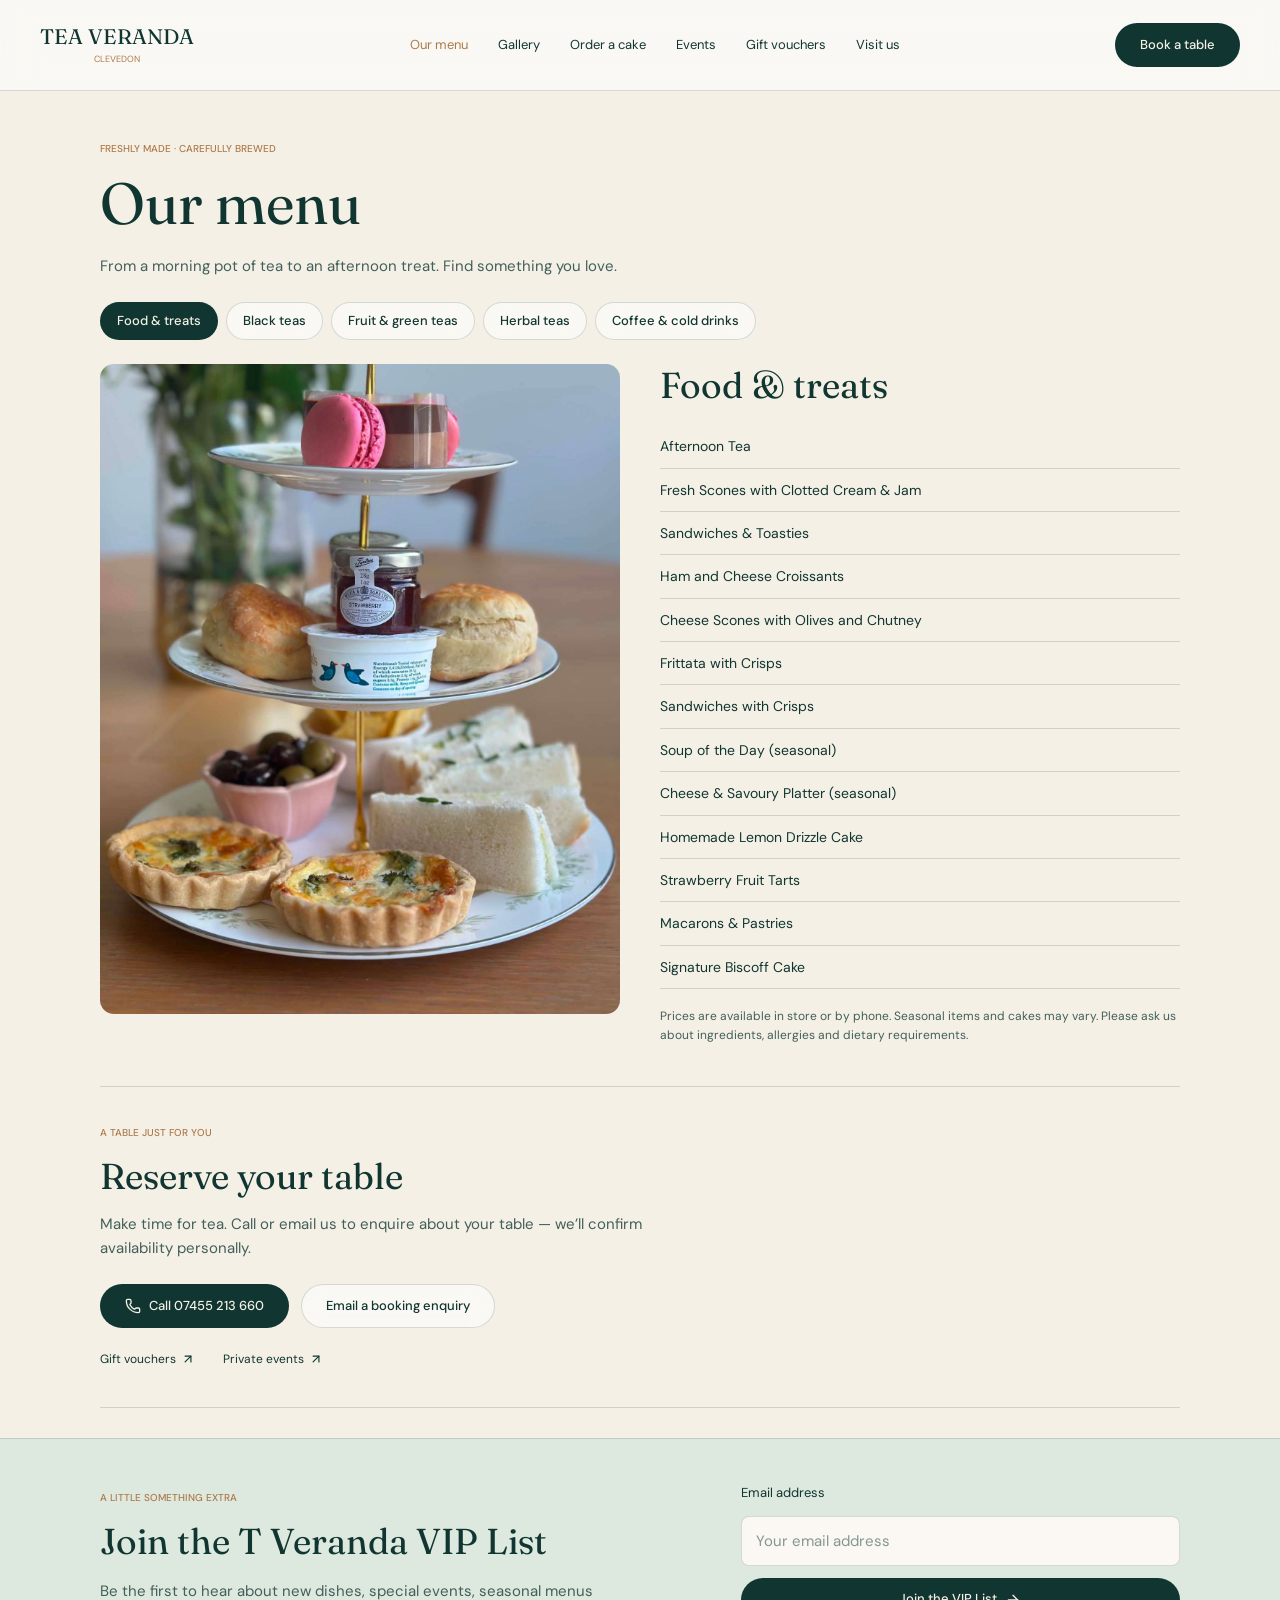
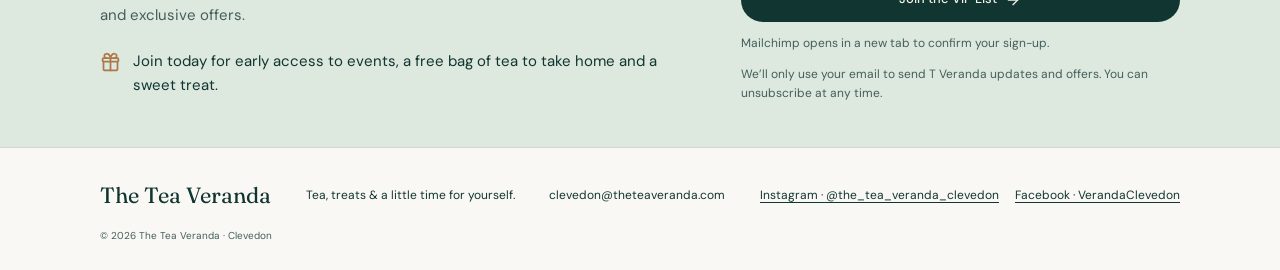
<file: menu.html>
<!doctype html>
<html lang="en-GB"><head><meta charset="utf-8"><meta name="viewport" content="width=device-width, initial-scale=1">
<title>Our menu | The Tea Veranda, Clevedon</title>
<meta name="description" content="Browse homemade cakes, scones, light lunches, premium Ceylon teas, fruit infusions and coffees at The Tea Veranda.">
<meta property="og:title" content="Our menu | The Tea Veranda">
<meta property="og:description" content="Browse homemade cakes, scones, light lunches, premium Ceylon teas, fruit infusions and coffees at The Tea Veranda.">
<meta property="og:type" content="website">
<meta name="twitter:card" content="summary_large_image">
<link rel="icon" href="/favicon.ico">
<link rel="stylesheet" href="https://fonts.googleapis.com/css2?family=Fraunces:opsz,wght@9..144,300;9..144,400;9..144,500&family=DM+Sans:wght@400;500;600&display=swap">
<link rel="stylesheet" href="/styles.css"></head>
<body><header class="site-header" data-tsd-source="/src/components/tea-site.tsx:10:10"><div class="header-inner" data-tsd-source="/src/components/tea-site.tsx:10:42"><a class="wordmark" data-tsd-source="/src/components/tea-site.tsx:10:72" href="/">TEA VERANDA<span data-tsd-source="/src/components/tea-site.tsx:10:148">CLEVEDON</span></a><nav class="desktop-nav" aria-label="Main navigation" data-tsd-source="/src/components/tea-site.tsx:10:176"><a data-tsd-source="/src/components/tea-site.tsx:10:255" class="nav-current" href="/menu" data-status="active" aria-current="page">Our menu</a><a data-tsd-source="/src/components/tea-site.tsx:10:255" href="/gallery">Gallery</a><a data-tsd-source="/src/components/tea-site.tsx:10:255" href="/cakes">Order a cake</a><a data-tsd-source="/src/components/tea-site.tsx:10:255" href="/events">Events</a><a data-tsd-source="/src/components/tea-site.tsx:10:255" href="/vouchers">Gift vouchers</a><a data-tsd-source="/src/components/tea-site.tsx:10:255" href="/visit">Visit us</a></nav><div class="header-actions" data-tsd-source="/src/components/tea-site.tsx:10:349"><a data-tsd-source="/src/components/tea-site.tsx:10:415" class="inline-flex items-center justify-center gap-2 whitespace-nowrap rounded-md text-sm font-medium cursor-pointer transition-colors focus-visible:outline-none focus-visible:ring-1 focus-visible:ring-ring disabled:pointer-events-none disabled:opacity-50 disabled:cursor-not-allowed [&amp;_svg]:pointer-events-none [&amp;_svg]:size-4 [&amp;_svg]:shrink-0 veranda-button veranda-button-primary h-9 px-4 py-2" href="/book">Book a table</a><button class="inline-flex items-center justify-center gap-2 whitespace-nowrap rounded-md text-sm font-medium cursor-pointer transition-colors focus-visible:outline-none focus-visible:ring-1 focus-visible:ring-ring disabled:pointer-events-none disabled:opacity-50 disabled:cursor-not-allowed [&amp;_svg]:pointer-events-none [&amp;_svg]:size-4 [&amp;_svg]:shrink-0 veranda-button veranda-button-glass h-9 w-9 mobile-menu" aria-label="Open menu" aria-expanded="false" aria-controls="mobile-navigation" data-tsd-source="/src/components/tea-site.tsx:10:491"><svg xmlns="http://www.w3.org/2000/svg" width="24" height="24" viewBox="0 0 24 24" fill="none" stroke="currentColor" stroke-width="2" stroke-linecap="round" stroke-linejoin="round" class="lucide lucide-menu" aria-hidden="true" data-tsd-source="/src/components/tea-site.tsx:10:699"><path d="M4 5h16"></path><path d="M4 12h16"></path><path d="M4 19h16"></path></svg></button></div></div></header><!--$--><main class="wrap inner-page" data-tsd-source="/src/routes/menu.tsx:7:142"><div class="page-intro" data-tsd-source="/src/components/tea-site.tsx:16:129"><p class="eyebrow" data-tsd-source="/src/components/tea-site.tsx:16:157">Freshly made · carefully brewed</p><h1 data-tsd-source="/src/components/tea-site.tsx:16:193">Our menu</h1><div class="intro-copy" data-tsd-source="/src/components/tea-site.tsx:16:209"><p data-tsd-source="/src/routes/menu.tsx:7:246">From a morning pot of tea to an afternoon treat. Find something you love.</p></div></div><div class="menu-controls" role="tablist" aria-label="Menu categories" data-tsd-source="/src/routes/menu.tsx:7:338"><button class="inline-flex items-center justify-center gap-2 whitespace-nowrap rounded-md text-sm font-medium cursor-pointer transition-colors focus-visible:outline-none focus-visible:ring-1 focus-visible:ring-ring disabled:pointer-events-none disabled:opacity-50 disabled:cursor-not-allowed [&amp;_svg]:pointer-events-none [&amp;_svg]:size-4 [&amp;_svg]:shrink-0 veranda-button veranda-button-primary h-9 px-4 py-2" role="tab" aria-selected="true" aria-controls="menu-panel" id="tab-food" data-tsd-source="/src/routes/menu.tsx:7:432">Food &amp; treats</button><button class="inline-flex items-center justify-center gap-2 whitespace-nowrap rounded-md text-sm font-medium cursor-pointer transition-colors focus-visible:outline-none focus-visible:ring-1 focus-visible:ring-ring disabled:pointer-events-none disabled:opacity-50 disabled:cursor-not-allowed [&amp;_svg]:pointer-events-none [&amp;_svg]:size-4 [&amp;_svg]:shrink-0 veranda-button veranda-button-glass h-9 px-4 py-2" role="tab" aria-selected="false" aria-controls="menu-panel" id="tab-black" data-tsd-source="/src/routes/menu.tsx:7:432">Black teas</button><button class="inline-flex items-center justify-center gap-2 whitespace-nowrap rounded-md text-sm font-medium cursor-pointer transition-colors focus-visible:outline-none focus-visible:ring-1 focus-visible:ring-ring disabled:pointer-events-none disabled:opacity-50 disabled:cursor-not-allowed [&amp;_svg]:pointer-events-none [&amp;_svg]:size-4 [&amp;_svg]:shrink-0 veranda-button veranda-button-glass h-9 px-4 py-2" role="tab" aria-selected="false" aria-controls="menu-panel" id="tab-fruit" data-tsd-source="/src/routes/menu.tsx:7:432">Fruit &amp; green teas</button><button class="inline-flex items-center justify-center gap-2 whitespace-nowrap rounded-md text-sm font-medium cursor-pointer transition-colors focus-visible:outline-none focus-visible:ring-1 focus-visible:ring-ring disabled:pointer-events-none disabled:opacity-50 disabled:cursor-not-allowed [&amp;_svg]:pointer-events-none [&amp;_svg]:size-4 [&amp;_svg]:shrink-0 veranda-button veranda-button-glass h-9 px-4 py-2" role="tab" aria-selected="false" aria-controls="menu-panel" id="tab-herbal" data-tsd-source="/src/routes/menu.tsx:7:432">Herbal teas</button><button class="inline-flex items-center justify-center gap-2 whitespace-nowrap rounded-md text-sm font-medium cursor-pointer transition-colors focus-visible:outline-none focus-visible:ring-1 focus-visible:ring-ring disabled:pointer-events-none disabled:opacity-50 disabled:cursor-not-allowed [&amp;_svg]:pointer-events-none [&amp;_svg]:size-4 [&amp;_svg]:shrink-0 veranda-button veranda-button-glass h-9 px-4 py-2" role="tab" aria-selected="false" aria-controls="menu-panel" id="tab-drinks" data-tsd-source="/src/routes/menu.tsx:7:432">Coffee &amp; cold drinks</button></div><section class="menu-panel" id="menu-panel" role="tabpanel" aria-labelledby="tab-food" data-tsd-source="/src/routes/menu.tsx:7:641"><img class="tea-photo menu-photo" src="/images/afternoon-tea-stand.jpeg" alt="Afternoon tea at The Tea Veranda" width="1000" height="1000" loading="lazy" data-tsd-source="/src/components/tea-site.tsx:13:144"><div data-tsd-source="/src/routes/menu.tsx:7:1024"><h2 data-tsd-source="/src/routes/menu.tsx:7:1029">Food &amp; treats</h2><ul class="menu-list" data-tsd-source="/src/routes/menu.tsx:7:1051"><li data-tsd-source="/src/routes/menu.tsx:7:1098">Afternoon Tea</li><li data-tsd-source="/src/routes/menu.tsx:7:1098">Fresh Scones with Clotted Cream &amp; Jam</li><li data-tsd-source="/src/routes/menu.tsx:7:1098">Sandwiches &amp; Toasties</li><li data-tsd-source="/src/routes/menu.tsx:7:1098">Ham and Cheese Croissants</li><li data-tsd-source="/src/routes/menu.tsx:7:1098">Cheese Scones with Olives and Chutney</li><li data-tsd-source="/src/routes/menu.tsx:7:1098">Frittata with Crisps</li><li data-tsd-source="/src/routes/menu.tsx:7:1098">Sandwiches with Crisps</li><li data-tsd-source="/src/routes/menu.tsx:7:1098">Soup of the Day (seasonal)</li><li data-tsd-source="/src/routes/menu.tsx:7:1098">Cheese &amp; Savoury Platter (seasonal)</li><li data-tsd-source="/src/routes/menu.tsx:7:1098">Homemade Lemon Drizzle Cake</li><li data-tsd-source="/src/routes/menu.tsx:7:1098">Strawberry Fruit Tarts</li><li data-tsd-source="/src/routes/menu.tsx:7:1098">Macarons &amp; Pastries</li><li data-tsd-source="/src/routes/menu.tsx:7:1098">Signature Biscoff Cake</li></ul><p class="menu-note" data-tsd-source="/src/routes/menu.tsx:7:1125">Prices are available in store or by phone. Seasonal items and cakes may vary. Please ask us about ingredients, allergies and dietary requirements.</p></div></section><section class="booking-band wrap" data-tsd-source="/src/components/tea-site.tsx:14:40"><p class="eyebrow" data-tsd-source="/src/components/tea-site.tsx:14:79">A table just for you</p><h2 data-tsd-source="/src/components/tea-site.tsx:14:126">Reserve your table</h2><p data-tsd-source="/src/components/tea-site.tsx:14:153">Make time for tea. Call or email us to enquire about your table — we’ll confirm availability personally.</p><div class="action-row" data-tsd-source="/src/components/tea-site.tsx:14:264"><a href="tel:07455213660" data-tsd-source="/src/components/tea-site.tsx:14:326" class="inline-flex items-center justify-center gap-2 whitespace-nowrap rounded-md text-sm font-medium cursor-pointer transition-colors focus-visible:outline-none focus-visible:ring-1 focus-visible:ring-ring disabled:pointer-events-none disabled:opacity-50 disabled:cursor-not-allowed [&amp;_svg]:pointer-events-none [&amp;_svg]:size-4 [&amp;_svg]:shrink-0 veranda-button veranda-button-primary h-9 px-4 py-2"><svg xmlns="http://www.w3.org/2000/svg" width="24" height="24" viewBox="0 0 24 24" fill="none" stroke="currentColor" stroke-width="2" stroke-linecap="round" stroke-linejoin="round" class="lucide lucide-phone" aria-hidden="true" data-tsd-source="/src/components/tea-site.tsx:14:348"><path d="M13.832 16.568a1 1 0 0 0 1.213-.303l.355-.465A2 2 0 0 1 17 15h3a2 2 0 0 1 2 2v3a2 2 0 0 1-2 2A18 18 0 0 1 2 4a2 2 0 0 1 2-2h3a2 2 0 0 1 2 2v3a2 2 0 0 1-.8 1.6l-.468.351a1 1 0 0 0-.292 1.233 14 14 0 0 0 6.392 6.384"></path></svg>Call <!-- -->07455 213 660</a><a data-tsd-source="/src/components/tea-site.tsx:14:421" class="inline-flex items-center justify-center gap-2 whitespace-nowrap rounded-md text-sm font-medium cursor-pointer transition-colors focus-visible:outline-none focus-visible:ring-1 focus-visible:ring-ring disabled:pointer-events-none disabled:opacity-50 disabled:cursor-not-allowed [&amp;_svg]:pointer-events-none [&amp;_svg]:size-4 [&amp;_svg]:shrink-0 veranda-button veranda-button-glass h-9 px-4 py-2" href="/book">Email a booking enquiry</a></div><div class="small-links" data-tsd-source="/src/components/tea-site.tsx:14:483"><a data-tsd-source="/src/components/tea-site.tsx:14:512" href="/vouchers">Gift vouchers <svg xmlns="http://www.w3.org/2000/svg" width="14" height="14" viewBox="0 0 24 24" fill="none" stroke="currentColor" stroke-width="2" stroke-linecap="round" stroke-linejoin="round" class="lucide lucide-arrow-up-right" aria-hidden="true" data-tsd-source="/src/components/tea-site.tsx:14:547"><path d="M7 7h10v10"></path><path d="M7 17 17 7"></path></svg></a><a data-tsd-source="/src/components/tea-site.tsx:14:579" href="/events">Private events <svg xmlns="http://www.w3.org/2000/svg" width="14" height="14" viewBox="0 0 24 24" fill="none" stroke="currentColor" stroke-width="2" stroke-linecap="round" stroke-linejoin="round" class="lucide lucide-arrow-up-right" aria-hidden="true" data-tsd-source="/src/components/tea-site.tsx:14:613"><path d="M7 7h10v10"></path><path d="M7 17 17 7"></path></svg></a></div></section><template data-tab="tab-food"><img class="tea-photo menu-photo" src="/images/afternoon-tea-stand.jpeg" alt="Afternoon tea at The Tea Veranda" width="1000" height="1000" loading="lazy" data-tsd-source="/src/components/tea-site.tsx:13:144"><div data-tsd-source="/src/routes/menu.tsx:7:1024"><h2 data-tsd-source="/src/routes/menu.tsx:7:1029">Food &amp; treats</h2><ul class="menu-list" data-tsd-source="/src/routes/menu.tsx:7:1051"><li data-tsd-source="/src/routes/menu.tsx:7:1098">Afternoon Tea</li><li data-tsd-source="/src/routes/menu.tsx:7:1098">Fresh Scones with Clotted Cream &amp; Jam</li><li data-tsd-source="/src/routes/menu.tsx:7:1098">Sandwiches &amp; Toasties</li><li data-tsd-source="/src/routes/menu.tsx:7:1098">Ham and Cheese Croissants</li><li data-tsd-source="/src/routes/menu.tsx:7:1098">Cheese Scones with Olives and Chutney</li><li data-tsd-source="/src/routes/menu.tsx:7:1098">Frittata with Crisps</li><li data-tsd-source="/src/routes/menu.tsx:7:1098">Sandwiches with Crisps</li><li data-tsd-source="/src/routes/menu.tsx:7:1098">Soup of the Day (seasonal)</li><li data-tsd-source="/src/routes/menu.tsx:7:1098">Cheese &amp; Savoury Platter (seasonal)</li><li data-tsd-source="/src/routes/menu.tsx:7:1098">Homemade Lemon Drizzle Cake</li><li data-tsd-source="/src/routes/menu.tsx:7:1098">Strawberry Fruit Tarts</li><li data-tsd-source="/src/routes/menu.tsx:7:1098">Macarons &amp; Pastries</li><li data-tsd-source="/src/routes/menu.tsx:7:1098">Signature Biscoff Cake</li></ul><p class="menu-note" data-tsd-source="/src/routes/menu.tsx:7:1125">Prices are available in store or by phone. Seasonal items and cakes may vary. Please ask us about ingredients, allergies and dietary requirements.</p></div></template><template data-tab="tab-black"><img class="tea-photo menu-photo" src="/images/teapot-scones-new.jpeg" alt="A floral teapot and cup of tea at The Tea Veranda" width="1000" height="1000" loading="lazy" data-tsd-source="/src/components/tea-site.tsx:13:144"><div data-tsd-source="/src/routes/menu.tsx:7:1024"><h2 data-tsd-source="/src/routes/menu.tsx:7:1029">Black teas</h2><ul class="menu-list" data-tsd-source="/src/routes/menu.tsx:7:1051"><li data-tsd-source="/src/routes/menu.tsx:7:1098">Black Ceylon Tea</li><li data-tsd-source="/src/routes/menu.tsx:7:1098">English Breakfast</li><li data-tsd-source="/src/routes/menu.tsx:7:1098">Earl Grey</li><li data-tsd-source="/src/routes/menu.tsx:7:1098">Balmoral Blend</li><li data-tsd-source="/src/routes/menu.tsx:7:1098">Cherry &amp; Almond</li><li data-tsd-source="/src/routes/menu.tsx:7:1098">Duchess Blend</li><li data-tsd-source="/src/routes/menu.tsx:7:1098">Palm Paradise</li><li data-tsd-source="/src/routes/menu.tsx:7:1098">Rose Congou</li><li data-tsd-source="/src/routes/menu.tsx:7:1098">Apricot Peach</li><li data-tsd-source="/src/routes/menu.tsx:7:1098">Grapefruit</li><li data-tsd-source="/src/routes/menu.tsx:7:1098">Citrus Lemon</li></ul><p class="menu-note" data-tsd-source="/src/routes/menu.tsx:7:1125">Prices are available in store or by phone. Seasonal items and cakes may vary. Please ask us about ingredients, allergies and dietary requirements.</p></div></template><template data-tab="tab-fruit"><img class="tea-photo menu-photo" src="/images/teapot-scones-new.jpeg" alt="A floral teapot and cup of tea at The Tea Veranda" width="1000" height="1000" loading="lazy" data-tsd-source="/src/components/tea-site.tsx:13:144"><div data-tsd-source="/src/routes/menu.tsx:7:1024"><h2 data-tsd-source="/src/routes/menu.tsx:7:1029">Fruit &amp; green teas</h2><ul class="menu-list" data-tsd-source="/src/routes/menu.tsx:7:1051"><li data-tsd-source="/src/routes/menu.tsx:7:1098">Tropical Mango</li><li data-tsd-source="/src/routes/menu.tsx:7:1098">Berryola</li><li data-tsd-source="/src/routes/menu.tsx:7:1098">Teddy Bear</li><li data-tsd-source="/src/routes/menu.tsx:7:1098">Berry Fruit Tea</li><li data-tsd-source="/src/routes/menu.tsx:7:1098">Pomegranate &amp; Hibiscus</li><li data-tsd-source="/src/routes/menu.tsx:7:1098">Jasmine</li><li data-tsd-source="/src/routes/menu.tsx:7:1098">Oolong</li></ul><p class="menu-note" data-tsd-source="/src/routes/menu.tsx:7:1125">Prices are available in store or by phone. Seasonal items and cakes may vary. Please ask us about ingredients, allergies and dietary requirements.</p></div></template><template data-tab="tab-herbal"><img class="tea-photo menu-photo" src="/images/teapot-scones-new.jpeg" alt="A floral teapot and cup of tea at The Tea Veranda" width="1000" height="1000" loading="lazy" data-tsd-source="/src/components/tea-site.tsx:13:144"><div data-tsd-source="/src/routes/menu.tsx:7:1024"><h2 data-tsd-source="/src/routes/menu.tsx:7:1029">Herbal teas</h2><ul class="menu-list" data-tsd-source="/src/routes/menu.tsx:7:1051"><li data-tsd-source="/src/routes/menu.tsx:7:1098">Peppermint</li><li data-tsd-source="/src/routes/menu.tsx:7:1098">Chamomile &amp; Rose</li><li data-tsd-source="/src/routes/menu.tsx:7:1098">Chamomile &amp; Mint</li><li data-tsd-source="/src/routes/menu.tsx:7:1098">Chamomile &amp; Lavender</li></ul><p class="menu-note" data-tsd-source="/src/routes/menu.tsx:7:1125">Prices are available in store or by phone. Seasonal items and cakes may vary. Please ask us about ingredients, allergies and dietary requirements.</p></div></template><template data-tab="tab-drinks"><img class="tea-photo menu-photo" src="/images/tray-teas-neon.jpeg" alt="Fresh iced teas at The Tea Veranda" width="1000" height="1000" loading="lazy" data-tsd-source="/src/components/tea-site.tsx:13:144"><div data-tsd-source="/src/routes/menu.tsx:7:1024"><h2 data-tsd-source="/src/routes/menu.tsx:7:1029">Coffee &amp; cold drinks</h2><ul class="menu-list" data-tsd-source="/src/routes/menu.tsx:7:1051"><li data-tsd-source="/src/routes/menu.tsx:7:1098">Freshly Ground Filter Coffee</li><li data-tsd-source="/src/routes/menu.tsx:7:1098">Freshly Ground French Press Coffee</li><li data-tsd-source="/src/routes/menu.tsx:7:1098">Iced Americano</li><li data-tsd-source="/src/routes/menu.tsx:7:1098">Iced Latte</li><li data-tsd-source="/src/routes/menu.tsx:7:1098">Mojito Mint Iced Tea</li><li data-tsd-source="/src/routes/menu.tsx:7:1098">Pink Grapefruit Iced Tea</li><li data-tsd-source="/src/routes/menu.tsx:7:1098">Summer Berries Iced Tea</li><li data-tsd-source="/src/routes/menu.tsx:7:1098">Peach Ice Tea</li><li data-tsd-source="/src/routes/menu.tsx:7:1098">Soft Drinks &amp; Juices</li><li data-tsd-source="/src/routes/menu.tsx:7:1098">Hot Chocolate (seasonal)</li><li data-tsd-source="/src/routes/menu.tsx:7:1098">Premium Fruit Infusions</li></ul><p class="menu-note" data-tsd-source="/src/routes/menu.tsx:7:1125">Prices are available in store or by phone. Seasonal items and cakes may vary. Please ask us about ingredients, allergies and dietary requirements.</p></div></template></main><!--/$--><section class="vip-band" aria-labelledby="vip-title" id="vip" data-tsd-source="/src/components/vip-invitation.tsx:7:10"><div class="wrap vip-inner" data-tsd-source="/src/components/vip-invitation.tsx:8:5"><div data-tsd-source="/src/components/vip-invitation.tsx:9:7"><p class="eyebrow" data-tsd-source="/src/components/vip-invitation.tsx:9:12">A little something extra</p><h2 id="vip-title" data-tsd-source="/src/components/vip-invitation.tsx:9:63">Join the T Veranda VIP List</h2><p class="vip-description" data-tsd-source="/src/components/vip-invitation.tsx:9:98">Be the first to hear about new dishes, special events, seasonal menus and exclusive offers.</p><p class="vip-offer" data-tsd-source="/src/components/vip-invitation.tsx:9:150"><svg xmlns="http://www.w3.org/2000/svg" width="21" height="21" viewBox="0 0 24 24" fill="none" stroke="currentColor" stroke-width="2" stroke-linecap="round" stroke-linejoin="round" class="lucide lucide-gift" aria-hidden="true" data-tsd-source="/src/components/vip-invitation.tsx:9:175"><path d="M12 7v14"></path><path d="M20 11v8a2 2 0 0 1-2 2H6a2 2 0 0 1-2-2v-8"></path><path d="M7.5 7a1 1 0 0 1 0-5A4.8 8 0 0 1 12 7a4.8 8 0 0 1 4.5-5 1 1 0 0 1 0 5"></path><rect x="3" y="7" width="18" height="4" rx="1"></rect></svg>Join today for early access to events, a free bag of tea to take home and a sweet treat.</p></div><form class="vip-signup" action="https://theteaveranda.us20.list-manage.com/subscribe/post?u=bc42db4250ff105007d5684b3&id=c3a6edbaa5&f_id=0040c3e1f0" method="post" target="_blank"><label for="vip-email">Email address</label><input id="vip-email" name="EMAIL" type="email" autocomplete="email" maxlength="254" placeholder="Your email address" required><div aria-hidden="true" style="position:absolute;left:-5000px;"><input type="text" name="b_bc42db4250ff105007d5684b3_c3a6edbaa5" tabindex="-1" value=""></div><button class="inline-flex items-center justify-center gap-2 whitespace-nowrap rounded-md text-sm font-medium cursor-pointer transition-colors focus-visible:outline-none focus-visible:ring-1 focus-visible:ring-ring disabled:pointer-events-none disabled:opacity-50 disabled:cursor-not-allowed [&_svg]:pointer-events-none [&_svg]:size-4 [&_svg]:shrink-0 veranda-button veranda-button-primary h-9 px-4 py-2" type="submit">Join the VIP List<svg xmlns="http://www.w3.org/2000/svg" width="16" height="16" viewBox="0 0 24 24" fill="none" stroke="currentColor" stroke-width="2" stroke-linecap="round" stroke-linejoin="round" class="lucide lucide-arrow-right" aria-hidden="true"><path d="M5 12h14"></path><path d="m12 5 7 7-7 7"></path></svg></button><p class="vip-status">Mailchimp opens in a new tab to confirm your sign-up.</p><p class="vip-privacy">We’ll only use your email to send T Veranda updates and offers. You can unsubscribe at any time.</p></form></div></section><footer class="site-footer" data-tsd-source="/src/components/tea-site.tsx:12:41"><div class="wrap footer-inner" data-tsd-source="/src/components/tea-site.tsx:12:73"><a class="footer-brand" data-tsd-source="/src/components/tea-site.tsx:12:108" href="/">The Tea Veranda</a><span data-tsd-source="/src/components/tea-site.tsx:12:168">Tea, treats &amp; a little time for yourself.</span><a href="mailto:clevedon@theteaveranda.com?subject=Enquiry&amp;body=" data-tsd-source="/src/components/tea-site.tsx:12:222">clevedon@theteaveranda.com</a><nav class="social-links" aria-label="Social media" data-tsd-source="/src/components/tea-site.tsx:12:267"><a href="https://www.instagram.com/the_tea_veranda_clevedon" target="_blank" rel="noopener noreferrer" data-tsd-source="/src/components/tea-site.tsx:12:345">Instagram<!-- --> · <!-- -->@the_tea_veranda_clevedon</a><a href="https://www.facebook.com/VerandaClevedon" target="_blank" rel="noopener noreferrer" data-tsd-source="/src/components/tea-site.tsx:12:345">Facebook<!-- --> · <!-- -->VerandaClevedon</a></nav><p data-tsd-source="/src/components/tea-site.tsx:12:449">© <!-- -->2026<!-- --> The Tea Veranda · Clevedon</p></div></footer><div class="booking-dock" data-tsd-source="/src/components/tea-site.tsx:12:526"><a href="tel:07455213660" data-tsd-source="/src/components/tea-site.tsx:12:590" class="inline-flex items-center justify-center gap-2 whitespace-nowrap rounded-md text-sm font-medium cursor-pointer transition-colors focus-visible:outline-none focus-visible:ring-1 focus-visible:ring-ring disabled:pointer-events-none disabled:opacity-50 disabled:cursor-not-allowed [&amp;_svg]:pointer-events-none [&amp;_svg]:size-4 [&amp;_svg]:shrink-0 veranda-button veranda-button-primary h-9 px-4 py-2"><svg xmlns="http://www.w3.org/2000/svg" width="15" height="15" viewBox="0 0 24 24" fill="none" stroke="currentColor" stroke-width="2" stroke-linecap="round" stroke-linejoin="round" class="lucide lucide-phone" aria-hidden="true" data-tsd-source="/src/components/tea-site.tsx:12:612"><path d="M13.832 16.568a1 1 0 0 0 1.213-.303l.355-.465A2 2 0 0 1 17 15h3a2 2 0 0 1 2 2v3a2 2 0 0 1-2 2A18 18 0 0 1 2 4a2 2 0 0 1 2-2h3a2 2 0 0 1 2 2v3a2 2 0 0 1-.8 1.6l-.468.351a1 1 0 0 0-.292 1.233 14 14 0 0 0 6.392 6.384"></path></svg>Call to book</a><a data-tsd-source="/src/components/tea-site.tsx:12:687" class="inline-flex items-center justify-center gap-2 whitespace-nowrap rounded-md text-sm font-medium cursor-pointer transition-colors focus-visible:outline-none focus-visible:ring-1 focus-visible:ring-ring disabled:pointer-events-none disabled:opacity-50 disabled:cursor-not-allowed [&amp;_svg]:pointer-events-none [&amp;_svg]:size-4 [&amp;_svg]:shrink-0 veranda-button veranda-button-glass h-9 px-4 py-2 active" href="/menu" data-status="active" aria-current="page">Menu</a></div><script src="/site.js"></script></body></html>
</file>
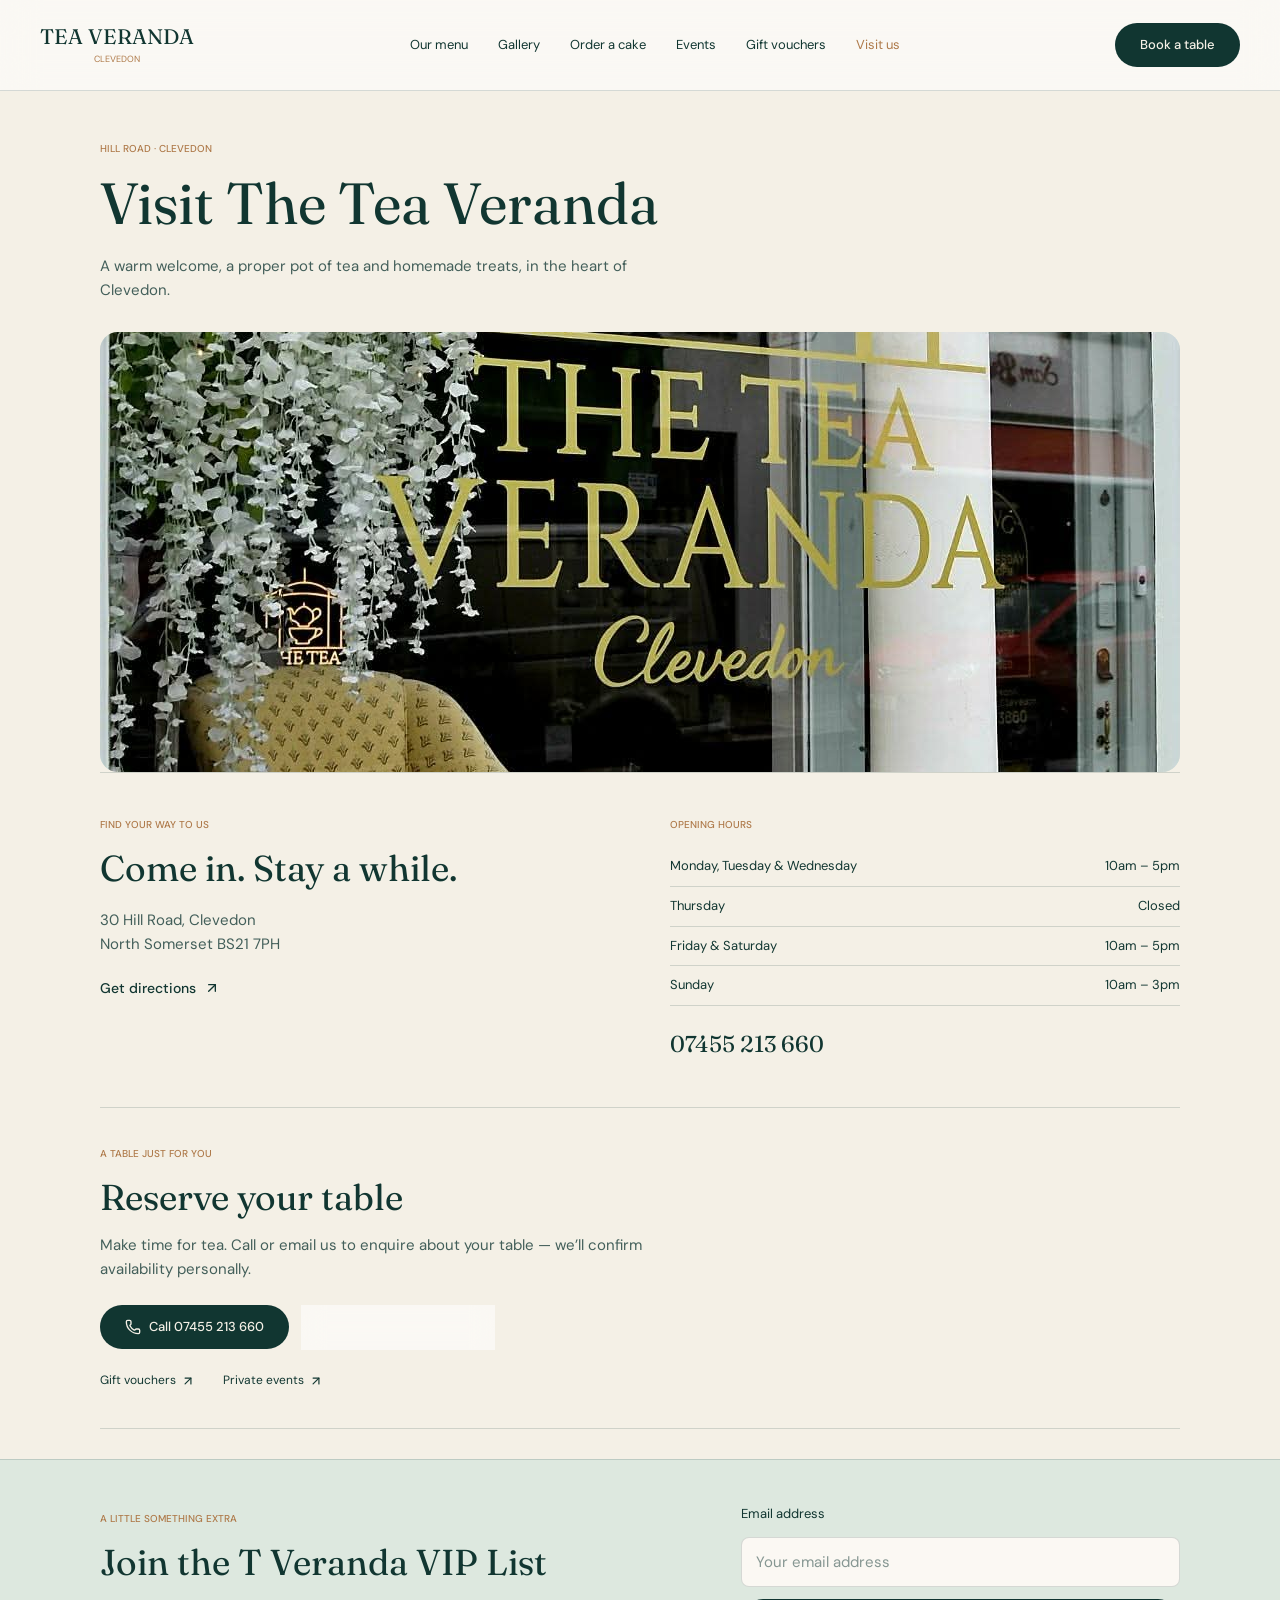
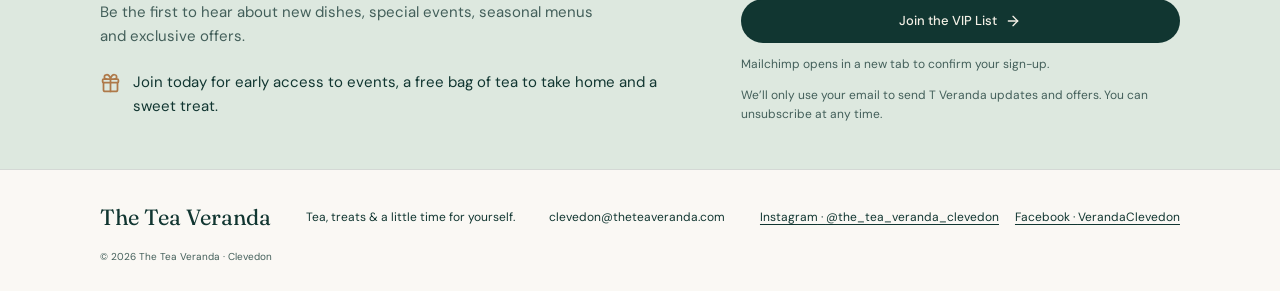
<file: visit.html>
<!doctype html>
<html lang="en-GB"><head><meta charset="utf-8"><meta name="viewport" content="width=device-width, initial-scale=1">
<title>Visit us | The Tea Veranda, Clevedon</title>
<meta name="description" content="Find The Tea Veranda at 30 Hill Road, Clevedon. View opening hours, directions and contact details.">
<meta property="og:title" content="Visit us | The Tea Veranda">
<meta property="og:description" content="Find The Tea Veranda at 30 Hill Road, Clevedon. View opening hours, directions and contact details.">
<meta property="og:type" content="website">
<meta name="twitter:card" content="summary_large_image">
<link rel="icon" href="/favicon.ico">
<link rel="stylesheet" href="https://fonts.googleapis.com/css2?family=Fraunces:opsz,wght@9..144,300;9..144,400;9..144,500&family=DM+Sans:wght@400;500;600&display=swap">
<link rel="stylesheet" href="/styles.css"></head>
<body><header class="site-header" data-tsd-source="/src/components/tea-site.tsx:10:10"><div class="header-inner" data-tsd-source="/src/components/tea-site.tsx:10:42"><a class="wordmark" data-tsd-source="/src/components/tea-site.tsx:10:72" href="/">TEA VERANDA<span data-tsd-source="/src/components/tea-site.tsx:10:148">CLEVEDON</span></a><nav class="desktop-nav" aria-label="Main navigation" data-tsd-source="/src/components/tea-site.tsx:10:176"><a data-tsd-source="/src/components/tea-site.tsx:10:255" href="/menu">Our menu</a><a data-tsd-source="/src/components/tea-site.tsx:10:255" href="/gallery">Gallery</a><a data-tsd-source="/src/components/tea-site.tsx:10:255" href="/cakes">Order a cake</a><a data-tsd-source="/src/components/tea-site.tsx:10:255" href="/events">Events</a><a data-tsd-source="/src/components/tea-site.tsx:10:255" href="/vouchers">Gift vouchers</a><a data-tsd-source="/src/components/tea-site.tsx:10:255" class="nav-current" href="/visit" data-status="active" aria-current="page">Visit us</a></nav><div class="header-actions" data-tsd-source="/src/components/tea-site.tsx:10:349"><a data-tsd-source="/src/components/tea-site.tsx:10:415" class="inline-flex items-center justify-center gap-2 whitespace-nowrap rounded-md text-sm font-medium cursor-pointer transition-colors focus-visible:outline-none focus-visible:ring-1 focus-visible:ring-ring disabled:pointer-events-none disabled:opacity-50 disabled:cursor-not-allowed [&amp;_svg]:pointer-events-none [&amp;_svg]:size-4 [&amp;_svg]:shrink-0 veranda-button veranda-button-primary h-9 px-4 py-2" href="/book">Book a table</a><button class="inline-flex items-center justify-center gap-2 whitespace-nowrap rounded-md text-sm font-medium cursor-pointer transition-colors focus-visible:outline-none focus-visible:ring-1 focus-visible:ring-ring disabled:pointer-events-none disabled:opacity-50 disabled:cursor-not-allowed [&amp;_svg]:pointer-events-none [&amp;_svg]:size-4 [&amp;_svg]:shrink-0 veranda-button veranda-button-glass h-9 w-9 mobile-menu" aria-label="Open menu" aria-expanded="false" aria-controls="mobile-navigation" data-tsd-source="/src/components/tea-site.tsx:10:491"><svg xmlns="http://www.w3.org/2000/svg" width="24" height="24" viewBox="0 0 24 24" fill="none" stroke="currentColor" stroke-width="2" stroke-linecap="round" stroke-linejoin="round" class="lucide lucide-menu" aria-hidden="true" data-tsd-source="/src/components/tea-site.tsx:10:699"><path d="M4 5h16"></path><path d="M4 12h16"></path><path d="M4 19h16"></path></svg></button></div></div></header><!--$--><main class="wrap inner-page" data-tsd-source="/src/components/tea-site.tsx:18:32"><div class="page-intro" data-tsd-source="/src/components/tea-site.tsx:16:129"><p class="eyebrow" data-tsd-source="/src/components/tea-site.tsx:16:157">Hill Road · Clevedon</p><h1 data-tsd-source="/src/components/tea-site.tsx:16:193">Visit The Tea Veranda</h1><div class="intro-copy" data-tsd-source="/src/components/tea-site.tsx:16:209"><p data-tsd-source="/src/components/tea-site.tsx:18:138">A warm welcome, a proper pot of tea and homemade treats, in the heart of Clevedon.</p></div></div><img class="tea-photo story-photo" src="/images/window-front-logo.jpeg" alt="The Tea Veranda's flower-filled shop window on Hill Road" width="1000" height="1000" loading="eager" data-tsd-source="/src/components/tea-site.tsx:13:144"><div class="visit-details" data-tsd-source="/src/components/tea-site.tsx:15:41"><div data-tsd-source="/src/components/tea-site.tsx:15:72"><p class="eyebrow" data-tsd-source="/src/components/tea-site.tsx:15:77">Find your way to us</p><h2 data-tsd-source="/src/components/tea-site.tsx:15:123">Come in. Stay a while.</h2><p data-tsd-source="/src/components/tea-site.tsx:15:154">30 Hill Road, Clevedon<br data-tsd-source="/src/components/tea-site.tsx:15:179">North Somerset BS21 7PH</p><a target="_blank" rel="noopener noreferrer" href="https://www.google.com/maps/search/?api=1&amp;query=The+Tea+Veranda+30+Hill+Road+Clevedon" data-tsd-source="/src/components/tea-site.tsx:15:247" class="inline-flex items-center justify-center gap-2 whitespace-nowrap rounded-md text-sm font-medium cursor-pointer transition-colors focus-visible:outline-none focus-visible:ring-1 focus-visible:ring-ring disabled:pointer-events-none disabled:opacity-50 disabled:cursor-not-allowed [&amp;_svg]:pointer-events-none [&amp;_svg]:size-4 [&amp;_svg]:shrink-0 veranda-link h-9 px-4 py-2">Get directions <svg xmlns="http://www.w3.org/2000/svg" width="24" height="24" viewBox="0 0 24 24" fill="none" stroke="currentColor" stroke-width="2" stroke-linecap="round" stroke-linejoin="round" class="lucide lucide-arrow-up-right" aria-hidden="true" data-tsd-source="/src/components/tea-site.tsx:15:400"><path d="M7 7h10v10"></path><path d="M7 17 17 7"></path></svg></a></div><div data-tsd-source="/src/components/tea-site.tsx:15:434"><p class="eyebrow" data-tsd-source="/src/components/tea-site.tsx:15:439">Opening hours</p><dl class="hours" data-tsd-source="/src/components/tea-site.tsx:15:479"><div data-tsd-source="/src/components/tea-site.tsx:15:501"><dt data-tsd-source="/src/components/tea-site.tsx:15:506">Monday, Tuesday &amp; Wednesday</dt><dd data-tsd-source="/src/components/tea-site.tsx:15:542">10am – 5pm</dd></div><div data-tsd-source="/src/components/tea-site.tsx:15:567"><dt data-tsd-source="/src/components/tea-site.tsx:15:572">Thursday</dt><dd data-tsd-source="/src/components/tea-site.tsx:15:589">Closed</dd></div><div data-tsd-source="/src/components/tea-site.tsx:15:610"><dt data-tsd-source="/src/components/tea-site.tsx:15:615">Friday &amp; Saturday</dt><dd data-tsd-source="/src/components/tea-site.tsx:15:641">10am – 5pm</dd></div><div data-tsd-source="/src/components/tea-site.tsx:15:666"><dt data-tsd-source="/src/components/tea-site.tsx:15:671">Sunday</dt><dd data-tsd-source="/src/components/tea-site.tsx:15:686">10am – 3pm</dd></div></dl><a href="tel:07455213660" class="contact-link" data-tsd-source="/src/components/tea-site.tsx:15:716">07455 213 660</a></div></div><section class="booking-band wrap" data-tsd-source="/src/components/tea-site.tsx:14:40"><p class="eyebrow" data-tsd-source="/src/components/tea-site.tsx:14:79">A table just for you</p><h2 data-tsd-source="/src/components/tea-site.tsx:14:126">Reserve your table</h2><p data-tsd-source="/src/components/tea-site.tsx:14:153">Make time for tea. Call or email us to enquire about your table — we’ll confirm availability personally.</p><div class="action-row" data-tsd-source="/src/components/tea-site.tsx:14:264"><a href="tel:07455213660" data-tsd-source="/src/components/tea-site.tsx:14:326" class="inline-flex items-center justify-center gap-2 whitespace-nowrap rounded-md text-sm font-medium cursor-pointer transition-colors focus-visible:outline-none focus-visible:ring-1 focus-visible:ring-ring disabled:pointer-events-none disabled:opacity-50 disabled:cursor-not-allowed [&amp;_svg]:pointer-events-none [&amp;_svg]:size-4 [&amp;_svg]:shrink-0 veranda-button veranda-button-primary h-9 px-4 py-2"><svg xmlns="http://www.w3.org/2000/svg" width="24" height="24" viewBox="0 0 24 24" fill="none" stroke="currentColor" stroke-width="2" stroke-linecap="round" stroke-linejoin="round" class="lucide lucide-phone" aria-hidden="true" data-tsd-source="/src/components/tea-site.tsx:14:348"><path d="M13.832 16.568a1 1 0 0 0 1.213-.303l.355-.465A2 2 0 0 1 17 15h3a2 2 0 0 1 2 2v3a2 2 0 0 1-2 2A18 18 0 0 1 2 4a2 2 0 0 1 2-2h3a2 2 0 0 1 2 2v3a2 2 0 0 1-.8 1.6l-.468.351a1 1 0 0 0-.292 1.233 14 14 0 0 0 6.392 6.384"></path></svg>Call <!-- -->07455 213 660</a><a data-tsd-source="/src/components/tea-site.tsx:14:421" class="inline-flex items-center justify-center gap-2 whitespace-nowrap rounded-md text-sm font-medium cursor-pointer transition-colors focus-visible:outline-none focus-visible:ring-1 focus-visible:ring-ring disabled:pointer-events-none disabled:opacity-50 disabled:cursor-not-allowed [&amp;_svg]:pointer-events-none [&amp;_svg]:size-4 [&amp;_svg]:shrink-0 veranda-button veranda-button-glass h-9 px-4 py-2" href="/book">Email a booking enquiry</a></div><div class="small-links" data-tsd-source="/src/components/tea-site.tsx:14:483"><a data-tsd-source="/src/components/tea-site.tsx:14:512" href="/vouchers">Gift vouchers <svg xmlns="http://www.w3.org/2000/svg" width="14" height="14" viewBox="0 0 24 24" fill="none" stroke="currentColor" stroke-width="2" stroke-linecap="round" stroke-linejoin="round" class="lucide lucide-arrow-up-right" aria-hidden="true" data-tsd-source="/src/components/tea-site.tsx:14:547"><path d="M7 7h10v10"></path><path d="M7 17 17 7"></path></svg></a><a data-tsd-source="/src/components/tea-site.tsx:14:579" href="/events">Private events <svg xmlns="http://www.w3.org/2000/svg" width="14" height="14" viewBox="0 0 24 24" fill="none" stroke="currentColor" stroke-width="2" stroke-linecap="round" stroke-linejoin="round" class="lucide lucide-arrow-up-right" aria-hidden="true" data-tsd-source="/src/components/tea-site.tsx:14:613"><path d="M7 7h10v10"></path><path d="M7 17 17 7"></path></svg></a></div></section></main><!--/$--><section class="vip-band" aria-labelledby="vip-title" id="vip" data-tsd-source="/src/components/vip-invitation.tsx:7:10"><div class="wrap vip-inner" data-tsd-source="/src/components/vip-invitation.tsx:8:5"><div data-tsd-source="/src/components/vip-invitation.tsx:9:7"><p class="eyebrow" data-tsd-source="/src/components/vip-invitation.tsx:9:12">A little something extra</p><h2 id="vip-title" data-tsd-source="/src/components/vip-invitation.tsx:9:63">Join the T Veranda VIP List</h2><p class="vip-description" data-tsd-source="/src/components/vip-invitation.tsx:9:98">Be the first to hear about new dishes, special events, seasonal menus and exclusive offers.</p><p class="vip-offer" data-tsd-source="/src/components/vip-invitation.tsx:9:150"><svg xmlns="http://www.w3.org/2000/svg" width="21" height="21" viewBox="0 0 24 24" fill="none" stroke="currentColor" stroke-width="2" stroke-linecap="round" stroke-linejoin="round" class="lucide lucide-gift" aria-hidden="true" data-tsd-source="/src/components/vip-invitation.tsx:9:175"><path d="M12 7v14"></path><path d="M20 11v8a2 2 0 0 1-2 2H6a2 2 0 0 1-2-2v-8"></path><path d="M7.5 7a1 1 0 0 1 0-5A4.8 8 0 0 1 12 7a4.8 8 0 0 1 4.5-5 1 1 0 0 1 0 5"></path><rect x="3" y="7" width="18" height="4" rx="1"></rect></svg>Join today for early access to events, a free bag of tea to take home and a sweet treat.</p></div><form class="vip-signup" action="https://theteaveranda.us20.list-manage.com/subscribe/post?u=bc42db4250ff105007d5684b3&id=c3a6edbaa5&f_id=0040c3e1f0" method="post" target="_blank"><label for="vip-email">Email address</label><input id="vip-email" name="EMAIL" type="email" autocomplete="email" maxlength="254" placeholder="Your email address" required><div aria-hidden="true" style="position:absolute;left:-5000px;"><input type="text" name="b_bc42db4250ff105007d5684b3_c3a6edbaa5" tabindex="-1" value=""></div><button class="inline-flex items-center justify-center gap-2 whitespace-nowrap rounded-md text-sm font-medium cursor-pointer transition-colors focus-visible:outline-none focus-visible:ring-1 focus-visible:ring-ring disabled:pointer-events-none disabled:opacity-50 disabled:cursor-not-allowed [&_svg]:pointer-events-none [&_svg]:size-4 [&_svg]:shrink-0 veranda-button veranda-button-primary h-9 px-4 py-2" type="submit">Join the VIP List<svg xmlns="http://www.w3.org/2000/svg" width="16" height="16" viewBox="0 0 24 24" fill="none" stroke="currentColor" stroke-width="2" stroke-linecap="round" stroke-linejoin="round" class="lucide lucide-arrow-right" aria-hidden="true"><path d="M5 12h14"></path><path d="m12 5 7 7-7 7"></path></svg></button><p class="vip-status">Mailchimp opens in a new tab to confirm your sign-up.</p><p class="vip-privacy">We’ll only use your email to send T Veranda updates and offers. You can unsubscribe at any time.</p></form></div></section><footer class="site-footer" data-tsd-source="/src/components/tea-site.tsx:12:41"><div class="wrap footer-inner" data-tsd-source="/src/components/tea-site.tsx:12:73"><a class="footer-brand" data-tsd-source="/src/components/tea-site.tsx:12:108" href="/">The Tea Veranda</a><span data-tsd-source="/src/components/tea-site.tsx:12:168">Tea, treats &amp; a little time for yourself.</span><a href="mailto:clevedon@theteaveranda.com?subject=Enquiry&amp;body=" data-tsd-source="/src/components/tea-site.tsx:12:222">clevedon@theteaveranda.com</a><nav class="social-links" aria-label="Social media" data-tsd-source="/src/components/tea-site.tsx:12:267"><a href="https://www.instagram.com/the_tea_veranda_clevedon" target="_blank" rel="noopener noreferrer" data-tsd-source="/src/components/tea-site.tsx:12:345">Instagram<!-- --> · <!-- -->@the_tea_veranda_clevedon</a><a href="https://www.facebook.com/VerandaClevedon" target="_blank" rel="noopener noreferrer" data-tsd-source="/src/components/tea-site.tsx:12:345">Facebook<!-- --> · <!-- -->VerandaClevedon</a></nav><p data-tsd-source="/src/components/tea-site.tsx:12:449">© <!-- -->2026<!-- --> The Tea Veranda · Clevedon</p></div></footer><div class="booking-dock" data-tsd-source="/src/components/tea-site.tsx:12:526"><a href="tel:07455213660" data-tsd-source="/src/components/tea-site.tsx:12:590" class="inline-flex items-center justify-center gap-2 whitespace-nowrap rounded-md text-sm font-medium cursor-pointer transition-colors focus-visible:outline-none focus-visible:ring-1 focus-visible:ring-ring disabled:pointer-events-none disabled:opacity-50 disabled:cursor-not-allowed [&amp;_svg]:pointer-events-none [&amp;_svg]:size-4 [&amp;_svg]:shrink-0 veranda-button veranda-button-primary h-9 px-4 py-2"><svg xmlns="http://www.w3.org/2000/svg" width="15" height="15" viewBox="0 0 24 24" fill="none" stroke="currentColor" stroke-width="2" stroke-linecap="round" stroke-linejoin="round" class="lucide lucide-phone" aria-hidden="true" data-tsd-source="/src/components/tea-site.tsx:12:612"><path d="M13.832 16.568a1 1 0 0 0 1.213-.303l.355-.465A2 2 0 0 1 17 15h3a2 2 0 0 1 2 2v3a2 2 0 0 1-2 2A18 18 0 0 1 2 4a2 2 0 0 1 2-2h3a2 2 0 0 1 2 2v3a2 2 0 0 1-.8 1.6l-.468.351a1 1 0 0 0-.292 1.233 14 14 0 0 0 6.392 6.384"></path></svg>Call to book</a><a data-tsd-source="/src/components/tea-site.tsx:12:687" class="inline-flex items-center justify-center gap-2 whitespace-nowrap rounded-md text-sm font-medium cursor-pointer transition-colors focus-visible:outline-none focus-visible:ring-1 focus-visible:ring-ring disabled:pointer-events-none disabled:opacity-50 disabled:cursor-not-allowed [&amp;_svg]:pointer-events-none [&amp;_svg]:size-4 [&amp;_svg]:shrink-0 veranda-button veranda-button-glass h-9 px-4 py-2" href="/menu">Menu</a></div><script src="/site.js"></script></body></html>
</file>
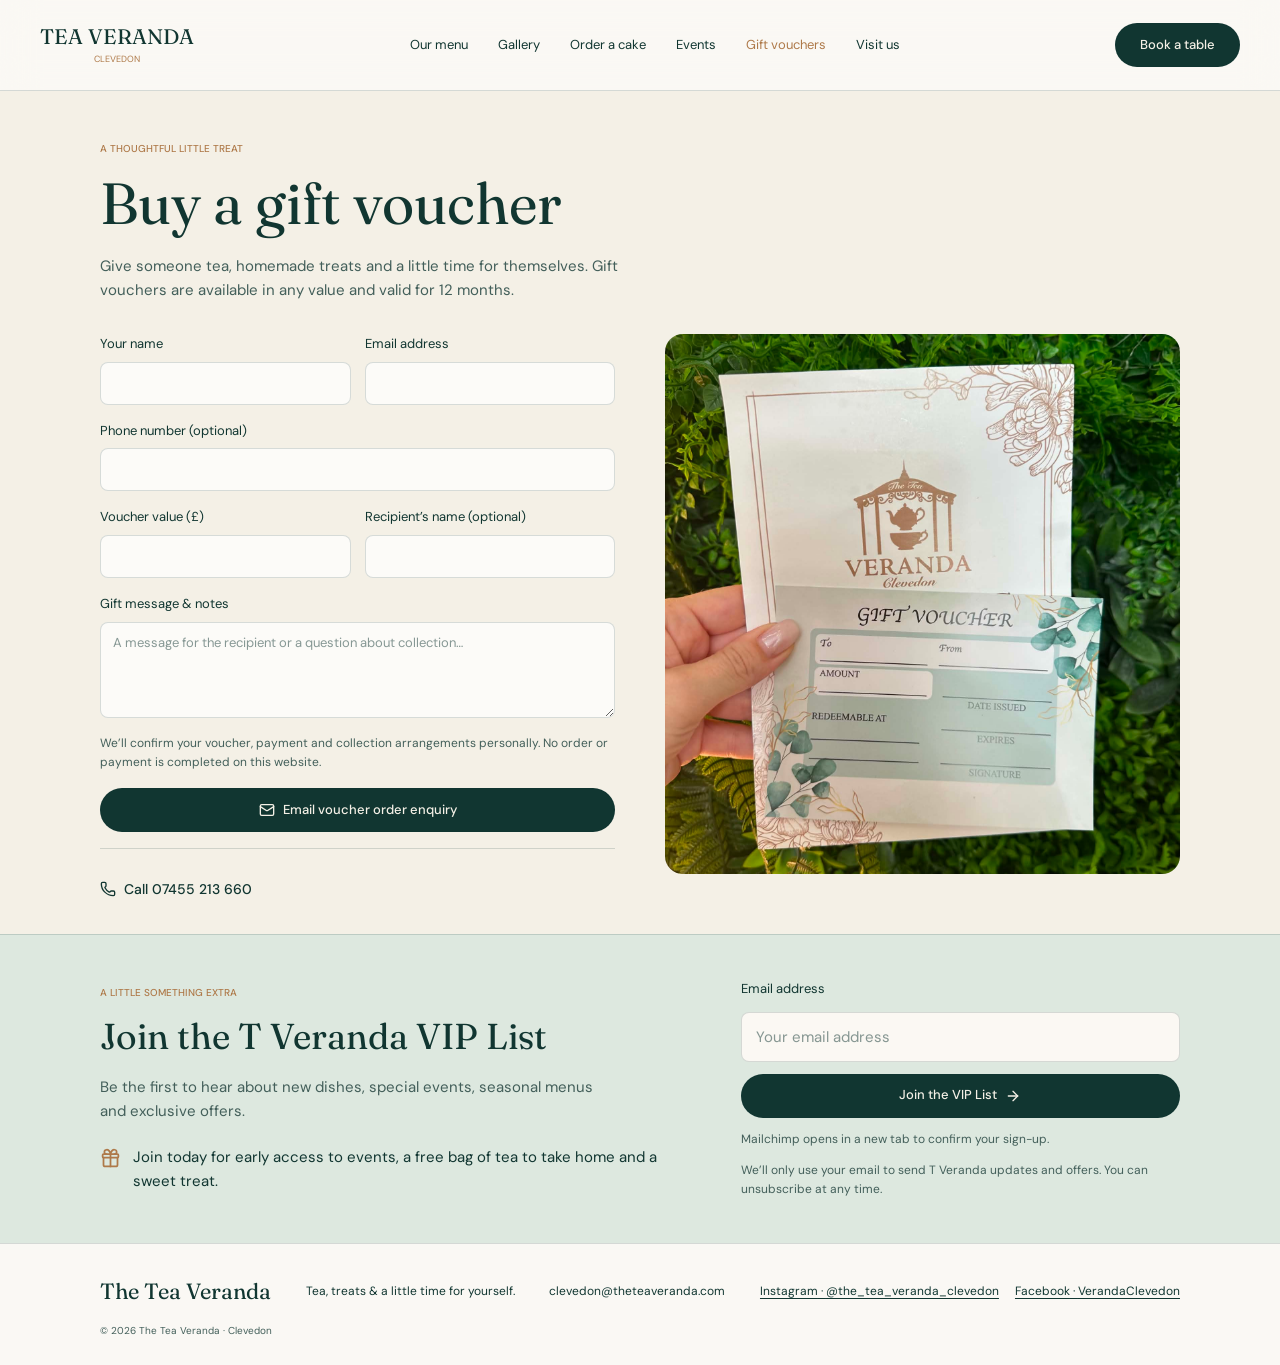
<file: vouchers.html>
<!doctype html>
<html lang="en-GB"><head><meta charset="utf-8"><meta name="viewport" content="width=device-width, initial-scale=1">
<title>Buy gift vouchers | The Tea Veranda, Clevedon</title>
<meta name="description" content="Arrange a Tea Veranda gift voucher in any value, valid for 12 months. Order by phone or email and arrange payment and collection with our team.">
<meta property="og:title" content="Buy gift vouchers | The Tea Veranda">
<meta property="og:description" content="Arrange a Tea Veranda gift voucher in any value, valid for 12 months. Order by phone or email and arrange payment and collection with our team.">
<meta property="og:type" content="website">
<meta name="twitter:card" content="summary_large_image">
<link rel="icon" href="/favicon.ico">
<link rel="stylesheet" href="https://fonts.googleapis.com/css2?family=Fraunces:opsz,wght@9..144,300;9..144,400;9..144,500&family=DM+Sans:wght@400;500;600&display=swap">
<link rel="stylesheet" href="/styles.css"></head>
<body><header class="site-header" data-tsd-source="/src/components/tea-site.tsx:10:10"><div class="header-inner" data-tsd-source="/src/components/tea-site.tsx:10:42"><a class="wordmark" data-tsd-source="/src/components/tea-site.tsx:10:72" href="/">TEA VERANDA<span data-tsd-source="/src/components/tea-site.tsx:10:148">CLEVEDON</span></a><nav class="desktop-nav" aria-label="Main navigation" data-tsd-source="/src/components/tea-site.tsx:10:176"><a data-tsd-source="/src/components/tea-site.tsx:10:255" href="/menu">Our menu</a><a data-tsd-source="/src/components/tea-site.tsx:10:255" href="/gallery">Gallery</a><a data-tsd-source="/src/components/tea-site.tsx:10:255" href="/cakes">Order a cake</a><a data-tsd-source="/src/components/tea-site.tsx:10:255" href="/events">Events</a><a data-tsd-source="/src/components/tea-site.tsx:10:255" class="nav-current" href="/vouchers" data-status="active" aria-current="page">Gift vouchers</a><a data-tsd-source="/src/components/tea-site.tsx:10:255" href="/visit">Visit us</a></nav><div class="header-actions" data-tsd-source="/src/components/tea-site.tsx:10:349"><a data-tsd-source="/src/components/tea-site.tsx:10:415" class="inline-flex items-center justify-center gap-2 whitespace-nowrap rounded-md text-sm font-medium cursor-pointer transition-colors focus-visible:outline-none focus-visible:ring-1 focus-visible:ring-ring disabled:pointer-events-none disabled:opacity-50 disabled:cursor-not-allowed [&amp;_svg]:pointer-events-none [&amp;_svg]:size-4 [&amp;_svg]:shrink-0 veranda-button veranda-button-primary h-9 px-4 py-2" href="/book">Book a table</a><button class="inline-flex items-center justify-center gap-2 whitespace-nowrap rounded-md text-sm font-medium cursor-pointer transition-colors focus-visible:outline-none focus-visible:ring-1 focus-visible:ring-ring disabled:pointer-events-none disabled:opacity-50 disabled:cursor-not-allowed [&amp;_svg]:pointer-events-none [&amp;_svg]:size-4 [&amp;_svg]:shrink-0 veranda-button veranda-button-glass h-9 w-9 mobile-menu" aria-label="Open menu" aria-expanded="false" aria-controls="mobile-navigation" data-tsd-source="/src/components/tea-site.tsx:10:491"><svg xmlns="http://www.w3.org/2000/svg" width="24" height="24" viewBox="0 0 24 24" fill="none" stroke="currentColor" stroke-width="2" stroke-linecap="round" stroke-linejoin="round" class="lucide lucide-menu" aria-hidden="true" data-tsd-source="/src/components/tea-site.tsx:10:699"><path d="M4 5h16"></path><path d="M4 12h16"></path><path d="M4 19h16"></path></svg></button></div></div></header><!--$--><main class="wrap inner-page" data-tsd-source="/src/routes/vouchers.tsx:7:10"><div class="page-intro" data-tsd-source="/src/components/tea-site.tsx:16:129"><p class="eyebrow" data-tsd-source="/src/components/tea-site.tsx:16:157">A thoughtful little treat</p><h1 data-tsd-source="/src/components/tea-site.tsx:16:193">Buy a gift voucher</h1><div class="intro-copy" data-tsd-source="/src/components/tea-site.tsx:16:209"><p data-tsd-source="/src/routes/vouchers.tsx:7:118">Give someone tea, homemade treats and a little time for themselves. Gift vouchers are available in any value and valid for 12 months.</p></div></div><div class="booking-layout" data-tsd-source="/src/routes/vouchers.tsx:7:270"><form class="booking-form" data-subject="Gift Voucher Purchase Enquiry" data-tsd-source="/src/components/order-enquiry.tsx:10:10"><div class="form-row" data-tsd-source="/src/components/order-enquiry.tsx:19:5"><label data-tsd-source="/src/components/order-enquiry.tsx:19:31">Your name<input autocomplete="name" required="" maxlength="120" data-tsd-source="/src/components/order-enquiry.tsx:19:47" name="name"></label><label data-tsd-source="/src/components/order-enquiry.tsx:19:120">Email address<input type="email" autocomplete="email" required="" maxlength="254" data-tsd-source="/src/components/order-enquiry.tsx:19:140" name="email"></label></div><label data-tsd-source="/src/components/order-enquiry.tsx:20:5">Phone number (optional)<input type="tel" autocomplete="tel" maxlength="40" data-tsd-source="/src/components/order-enquiry.tsx:20:35" name="phone"></label><div class="form-row" data-tsd-source="/src/components/order-enquiry.tsx:22:9"><label data-tsd-source="/src/components/order-enquiry.tsx:22:35">Voucher value (£)<input type="number" min="0.01" step="0.01" required="" data-tsd-source="/src/components/order-enquiry.tsx:22:59" name="amount"></label><label data-tsd-source="/src/components/order-enquiry.tsx:22:135">Recipient’s name (optional)<input maxlength="120" data-tsd-source="/src/components/order-enquiry.tsx:22:169" name="recipient"></label></div><label data-tsd-source="/src/components/order-enquiry.tsx:23:5">Gift message &amp; notes<textarea name="notes" maxlength="2000" placeholder="A message for the recipient or a question about collection…" data-tsd-source="/src/components/order-enquiry.tsx:23:75"></textarea></label><p class="form-note" data-tsd-source="/src/components/order-enquiry.tsx:24:5">We’ll confirm your voucher, payment and collection arrangements personally.<!-- --> No order or payment is completed on this website.</p><button class="inline-flex items-center justify-center gap-2 whitespace-nowrap rounded-md text-sm font-medium cursor-pointer transition-colors focus-visible:outline-none focus-visible:ring-1 focus-visible:ring-ring disabled:pointer-events-none disabled:opacity-50 disabled:cursor-not-allowed [&amp;_svg]:pointer-events-none [&amp;_svg]:size-4 [&amp;_svg]:shrink-0 veranda-button veranda-button-primary h-9 px-4 py-2" type="submit" data-tsd-source="/src/components/order-enquiry.tsx:25:5"><svg xmlns="http://www.w3.org/2000/svg" width="24" height="24" viewBox="0 0 24 24" fill="none" stroke="currentColor" stroke-width="2" stroke-linecap="round" stroke-linejoin="round" class="lucide lucide-mail" aria-hidden="true" data-tsd-source="/src/components/order-enquiry.tsx:25:45"><path d="m22 7-8.991 5.727a2 2 0 0 1-2.009 0L2 7"></path><rect x="2" y="4" width="20" height="16" rx="2"></rect></svg>Email <!-- -->voucher order<!-- --> enquiry</button><div class="contact-alternative" data-tsd-source="/src/components/order-enquiry.tsx:27:5"><a href="tel:07455213660" data-tsd-source="/src/components/order-enquiry.tsx:27:78" class="inline-flex items-center justify-center gap-2 whitespace-nowrap rounded-md text-sm font-medium cursor-pointer transition-colors focus-visible:outline-none focus-visible:ring-1 focus-visible:ring-ring disabled:pointer-events-none disabled:opacity-50 disabled:cursor-not-allowed [&amp;_svg]:pointer-events-none [&amp;_svg]:size-4 [&amp;_svg]:shrink-0 veranda-link h-9 px-4 py-2"><svg xmlns="http://www.w3.org/2000/svg" width="24" height="24" viewBox="0 0 24 24" fill="none" stroke="currentColor" stroke-width="2" stroke-linecap="round" stroke-linejoin="round" class="lucide lucide-phone" aria-hidden="true" data-tsd-source="/src/components/order-enquiry.tsx:27:100"><path d="M13.832 16.568a1 1 0 0 0 1.213-.303l.355-.465A2 2 0 0 1 17 15h3a2 2 0 0 1 2 2v3a2 2 0 0 1-2 2A18 18 0 0 1 2 4a2 2 0 0 1 2-2h3a2 2 0 0 1 2 2v3a2 2 0 0 1-.8 1.6l-.468.351a1 1 0 0 0-.292 1.233 14 14 0 0 0 6.392 6.384"></path></svg>Call <!-- -->07455 213 660</a></div></form><img class="tea-photo " src="/images/voucher-hand-gift.jpeg" alt="An original Tea Veranda gift voucher" width="1000" height="1000" loading="eager" data-tsd-source="/src/components/tea-site.tsx:13:144"></div></main><!--/$--><section class="vip-band" aria-labelledby="vip-title" id="vip" data-tsd-source="/src/components/vip-invitation.tsx:7:10"><div class="wrap vip-inner" data-tsd-source="/src/components/vip-invitation.tsx:8:5"><div data-tsd-source="/src/components/vip-invitation.tsx:9:7"><p class="eyebrow" data-tsd-source="/src/components/vip-invitation.tsx:9:12">A little something extra</p><h2 id="vip-title" data-tsd-source="/src/components/vip-invitation.tsx:9:63">Join the T Veranda VIP List</h2><p class="vip-description" data-tsd-source="/src/components/vip-invitation.tsx:9:98">Be the first to hear about new dishes, special events, seasonal menus and exclusive offers.</p><p class="vip-offer" data-tsd-source="/src/components/vip-invitation.tsx:9:150"><svg xmlns="http://www.w3.org/2000/svg" width="21" height="21" viewBox="0 0 24 24" fill="none" stroke="currentColor" stroke-width="2" stroke-linecap="round" stroke-linejoin="round" class="lucide lucide-gift" aria-hidden="true" data-tsd-source="/src/components/vip-invitation.tsx:9:175"><path d="M12 7v14"></path><path d="M20 11v8a2 2 0 0 1-2 2H6a2 2 0 0 1-2-2v-8"></path><path d="M7.5 7a1 1 0 0 1 0-5A4.8 8 0 0 1 12 7a4.8 8 0 0 1 4.5-5 1 1 0 0 1 0 5"></path><rect x="3" y="7" width="18" height="4" rx="1"></rect></svg>Join today for early access to events, a free bag of tea to take home and a sweet treat.</p></div><form class="vip-signup" action="https://theteaveranda.us20.list-manage.com/subscribe/post?u=bc42db4250ff105007d5684b3&id=c3a6edbaa5&f_id=0040c3e1f0" method="post" target="_blank"><label for="vip-email">Email address</label><input id="vip-email" name="EMAIL" type="email" autocomplete="email" maxlength="254" placeholder="Your email address" required><div aria-hidden="true" style="position:absolute;left:-5000px;"><input type="text" name="b_bc42db4250ff105007d5684b3_c3a6edbaa5" tabindex="-1" value=""></div><button class="inline-flex items-center justify-center gap-2 whitespace-nowrap rounded-md text-sm font-medium cursor-pointer transition-colors focus-visible:outline-none focus-visible:ring-1 focus-visible:ring-ring disabled:pointer-events-none disabled:opacity-50 disabled:cursor-not-allowed [&_svg]:pointer-events-none [&_svg]:size-4 [&_svg]:shrink-0 veranda-button veranda-button-primary h-9 px-4 py-2" type="submit">Join the VIP List<svg xmlns="http://www.w3.org/2000/svg" width="16" height="16" viewBox="0 0 24 24" fill="none" stroke="currentColor" stroke-width="2" stroke-linecap="round" stroke-linejoin="round" class="lucide lucide-arrow-right" aria-hidden="true"><path d="M5 12h14"></path><path d="m12 5 7 7-7 7"></path></svg></button><p class="vip-status">Mailchimp opens in a new tab to confirm your sign-up.</p><p class="vip-privacy">We’ll only use your email to send T Veranda updates and offers. You can unsubscribe at any time.</p></form></div></section><footer class="site-footer" data-tsd-source="/src/components/tea-site.tsx:12:41"><div class="wrap footer-inner" data-tsd-source="/src/components/tea-site.tsx:12:73"><a class="footer-brand" data-tsd-source="/src/components/tea-site.tsx:12:108" href="/">The Tea Veranda</a><span data-tsd-source="/src/components/tea-site.tsx:12:168">Tea, treats &amp; a little time for yourself.</span><a href="mailto:clevedon@theteaveranda.com?subject=Enquiry&amp;body=" data-tsd-source="/src/components/tea-site.tsx:12:222">clevedon@theteaveranda.com</a><nav class="social-links" aria-label="Social media" data-tsd-source="/src/components/tea-site.tsx:12:267"><a href="https://www.instagram.com/the_tea_veranda_clevedon" target="_blank" rel="noopener noreferrer" data-tsd-source="/src/components/tea-site.tsx:12:345">Instagram<!-- --> · <!-- -->@the_tea_veranda_clevedon</a><a href="https://www.facebook.com/VerandaClevedon" target="_blank" rel="noopener noreferrer" data-tsd-source="/src/components/tea-site.tsx:12:345">Facebook<!-- --> · <!-- -->VerandaClevedon</a></nav><p data-tsd-source="/src/components/tea-site.tsx:12:449">© <!-- -->2026<!-- --> The Tea Veranda · Clevedon</p></div></footer><div class="booking-dock" data-tsd-source="/src/components/tea-site.tsx:12:526"><a href="tel:07455213660" data-tsd-source="/src/components/tea-site.tsx:12:590" class="inline-flex items-center justify-center gap-2 whitespace-nowrap rounded-md text-sm font-medium cursor-pointer transition-colors focus-visible:outline-none focus-visible:ring-1 focus-visible:ring-ring disabled:pointer-events-none disabled:opacity-50 disabled:cursor-not-allowed [&amp;_svg]:pointer-events-none [&amp;_svg]:size-4 [&amp;_svg]:shrink-0 veranda-button veranda-button-primary h-9 px-4 py-2"><svg xmlns="http://www.w3.org/2000/svg" width="15" height="15" viewBox="0 0 24 24" fill="none" stroke="currentColor" stroke-width="2" stroke-linecap="round" stroke-linejoin="round" class="lucide lucide-phone" aria-hidden="true" data-tsd-source="/src/components/tea-site.tsx:12:612"><path d="M13.832 16.568a1 1 0 0 0 1.213-.303l.355-.465A2 2 0 0 1 17 15h3a2 2 0 0 1 2 2v3a2 2 0 0 1-2 2A18 18 0 0 1 2 4a2 2 0 0 1 2-2h3a2 2 0 0 1 2 2v3a2 2 0 0 1-.8 1.6l-.468.351a1 1 0 0 0-.292 1.233 14 14 0 0 0 6.392 6.384"></path></svg>Call to book</a><a data-tsd-source="/src/components/tea-site.tsx:12:687" class="inline-flex items-center justify-center gap-2 whitespace-nowrap rounded-md text-sm font-medium cursor-pointer transition-colors focus-visible:outline-none focus-visible:ring-1 focus-visible:ring-ring disabled:pointer-events-none disabled:opacity-50 disabled:cursor-not-allowed [&amp;_svg]:pointer-events-none [&amp;_svg]:size-4 [&amp;_svg]:shrink-0 veranda-button veranda-button-glass h-9 px-4 py-2" href="/menu">Menu</a></div><script src="/site.js"></script></body></html>
</file>
<file: styles.css>
@layer properties {
  @supports (((-webkit-hyphens: none)) and (not (margin-trim: inline))) or ((-moz-orient: inline) and (not (color: rgb(from red r g b)))) {
  *, ::before, ::after, ::backdrop { --tw-translate-x: 0; --tw-translate-y: 0; --tw-translate-z: 0; --tw-rotate-x: initial; --tw-rotate-y: initial; --tw-rotate-z: initial; --tw-skew-x: initial; --tw-skew-y: initial; --tw-space-y-reverse: 0; --tw-space-x-reverse: 0; --tw-border-style: solid; --tw-leading: initial; --tw-font-weight: initial; --tw-tracking: initial; --tw-ordinal: initial; --tw-slashed-zero: initial; --tw-numeric-figure: initial; --tw-numeric-spacing: initial; --tw-numeric-fraction: initial; --tw-shadow: 0 0 #0000; --tw-shadow-color: initial; --tw-shadow-alpha: 100%; --tw-inset-shadow: 0 0 #0000; --tw-inset-shadow-color: initial; --tw-inset-shadow-alpha: 100%; --tw-ring-color: initial; --tw-ring-shadow: 0 0 #0000; --tw-inset-ring-color: initial; --tw-inset-ring-shadow: 0 0 #0000; --tw-ring-inset: initial; --tw-ring-offset-width: 0px; --tw-ring-offset-color: #fff; --tw-ring-offset-shadow: 0 0 #0000; --tw-outline-style: solid; --tw-blur: initial; --tw-brightness: initial; --tw-contrast: initial; --tw-grayscale: initial; --tw-hue-rotate: initial; --tw-invert: initial; --tw-opacity: initial; --tw-saturate: initial; --tw-sepia: initial; --tw-drop-shadow: initial; --tw-drop-shadow-color: initial; --tw-drop-shadow-alpha: 100%; --tw-drop-shadow-size: initial; --tw-duration: initial; --tw-ease: initial; --tw-content: ""; --tw-animation-delay: 0s; --tw-animation-direction: normal; --tw-animation-duration: initial; --tw-animation-fill-mode: none; --tw-animation-iteration-count: 1; --tw-enter-blur: 0; --tw-enter-opacity: 1; --tw-enter-rotate: 0; --tw-enter-scale: 1; --tw-enter-translate-x: 0; --tw-enter-translate-y: 0; --tw-exit-blur: 0; --tw-exit-opacity: 1; --tw-exit-rotate: 0; --tw-exit-scale: 1; --tw-exit-translate-x: 0; --tw-exit-translate-y: 0; }
}
}
@layer theme {
  :root, :host { --font-sans: "DM Sans", sans-serif; --font-mono: ui-monospace, SFMono-Regular, Menlo, Monaco, Consolas, "Liberation Mono",
      "Courier New", monospace; --color-black: #000; --spacing: .25rem; --container-sm: 24rem; --container-md: 28rem; --container-lg: 32rem; --text-xs: .75rem; --text-xs--line-height: calc(1 / .75); --text-sm: .875rem; --text-sm--line-height: calc(1.25 / .875); --text-base: 1rem; --text-base--line-height: calc(1.5 / 1); --text-lg: 1.125rem; --text-lg--line-height: calc(1.75 / 1.125); --text-xl: 1.25rem; --text-xl--line-height: calc(1.75 / 1.25); --text-7xl: 4.5rem; --text-7xl--line-height: 1; --font-weight-normal: 400; --font-weight-medium: 500; --font-weight-semibold: 600; --font-weight-bold: 700; --tracking-tight: -.025em; --tracking-widest: .1em; --leading-relaxed: 1.625; --radius-sm: .25rem; --radius-lg: .5rem; --radius-xl: .75rem; --ease-in-out: cubic-bezier(.4, 0, .2, 1); --animate-pulse: pulse 2s cubic-bezier(.4, 0, .6, 1) infinite; --aspect-video: 16 / 9; --default-transition-duration: .15s; --default-transition-timing-function: cubic-bezier(.4, 0, .2, 1); --default-font-family: "DM Sans", sans-serif; --default-mono-font-family: var(--font-mono); --font-display: "Fraunces", Georgia, serif; --color-border: var(--border); }
}
@layer base {
  *, ::after, ::before, ::backdrop { box-sizing: border-box; border: 0px solid; margin: 0px; padding: 0px; }
  ::file-selector-button { box-sizing: border-box; border: 0px solid; margin: 0px; padding: 0px; }
  html, :host { text-size-adjust: 100%; tab-size: 4; line-height: 1.5; font-family: var(--default-font-family, -apple-system, BlinkMacSystemFont, "Segoe UI", Roboto, "Helvetica Neue", "Noto Sans", Arial, sans-serif, "Apple Color Emoji", "Segoe UI Emoji", "Segoe UI Symbol", "Noto Color Emoji"); font-feature-settings: var(--default-font-feature-settings, normal); font-variation-settings: var(--default-font-variation-settings, normal); -webkit-tap-highlight-color: transparent; }
  hr { height: 0px; color: inherit; border-top-width: 1px; }
  abbr:where([title]) { text-decoration: underline dotted; }
  h1, h2, h3, h4, h5, h6 { font-size: inherit; font-weight: inherit; }
  a { color: inherit; text-decoration: inherit; }
  b, strong { font-weight: bolder; }
  code, kbd, samp, pre { font-family: var(--default-mono-font-family, ui-monospace, SFMono-Regular, Menlo, Monaco, Consolas, "Liberation Mono", "Courier New", monospace); font-feature-settings: var(--default-mono-font-feature-settings, normal); font-variation-settings: var(--default-mono-font-variation-settings, normal); font-size: 1em; }
  small { font-size: 80%; }
  sub, sup { vertical-align: baseline; font-size: 75%; line-height: 0; position: relative; }
  sub { bottom: -0.25em; }
  sup { top: -0.5em; }
  table { text-indent: 0px; border-color: inherit; border-collapse: collapse; }
  progress { vertical-align: baseline; }
  summary { display: list-item; }
  ol, ul, menu { list-style: none; }
  img, svg, video, canvas, audio, iframe, embed, object { vertical-align: middle; display: block; }
  img, video { max-width: 100%; height: auto; }
  button, input, select, optgroup, textarea { font: inherit; letter-spacing: inherit; color: inherit; opacity: 1; background-color: rgba(0, 0, 0, 0); border-radius: 0px; }
  ::file-selector-button { font: inherit; letter-spacing: inherit; color: inherit; opacity: 1; background-color: rgba(0, 0, 0, 0); border-radius: 0px; }
  :where(select:is([multiple], [size])) optgroup { font-weight: bolder; }
  :where(select:is([multiple], [size])) optgroup option { padding-inline-start: 20px; }
  ::file-selector-button { margin-inline-end: 4px; }
  ::placeholder { opacity: 1; }
  @supports (not ((-webkit-appearance: -apple-pay-button))) or (contain-intrinsic-size: 1px) {
  ::placeholder { color: currentcolor; }
  @supports (color: color-mix(in lab, red, red)) {
  ::placeholder { color: color-mix(in oklab, currentcolor, transparent); }
}
}
  textarea { resize: vertical; }
  ::-webkit-search-decoration { appearance: none; }
  ::-webkit-date-and-time-value { min-height: 1lh; text-align: inherit; }
  ::-webkit-datetime-edit { display: inline-flex; }
  ::-webkit-datetime-edit-fields-wrapper { padding: 0px; }
  ::-webkit-datetime-edit { padding-block: 0px; }
  ::-webkit-datetime-edit-year-field { padding-block: 0px; }
  ::-webkit-datetime-edit-month-field { padding-block: 0px; }
  ::-webkit-datetime-edit-day-field { padding-block: 0px; }
  ::-webkit-datetime-edit-hour-field { padding-block: 0px; }
  ::-webkit-datetime-edit-minute-field { padding-block: 0px; }
  ::-webkit-datetime-edit-second-field { padding-block: 0px; }
  ::-webkit-datetime-edit-millisecond-field { padding-block: 0px; }
  ::-webkit-datetime-edit-meridiem-field { padding-block: 0px; }
  ::-webkit-calendar-picker-indicator { line-height: 1; }
  button, input:where([type="button"], [type="reset"], [type="submit"]) { appearance: button; }
  ::file-selector-button { appearance: button; }
  ::-webkit-inner-spin-button { height: auto; }
  ::-webkit-outer-spin-button { height: auto; }
  [hidden]:where(:not([hidden="until-found"])) { display: none !important; }
}
@layer components;
@layer utilities {
  .pointer-events-none { pointer-events: none; }
  .invisible { visibility: hidden; }
  .visible { visibility: visible; }
  .sr-only { clip-path: inset(50%); white-space: nowrap; border-width: 0px; width: 1px; height: 1px; margin: -1px; padding: 0px; position: absolute; overflow: hidden; }
  .absolute { position: absolute; }
  .fixed { position: fixed; }
  .relative { position: relative; }
  .inset-0 { inset: 0px; }
  .inset-x-0 { inset-inline: 0px; }
  .inset-y-0 { inset-block: 0px; }
  .-top-12 { top: calc(var(--spacing) * -12); }
  .top-0 { top: 0px; }
  .top-1\.5 { top: calc(var(--spacing) * 1.5); }
  .top-1\/2 { top: 50%; }
  .top-3\.5 { top: calc(var(--spacing) * 3.5); }
  .top-4 { top: calc(var(--spacing) * 4); }
  .top-\[1px\] { top: 1px; }
  .top-\[50\%\] { top: 50%; }
  .top-\[60\%\] { top: 60%; }
  .top-full { top: 100%; }
  .-right-12 { right: calc(var(--spacing) * -12); }
  .right-0 { right: 0px; }
  .right-1 { right: var(--spacing); }
  .right-2 { right: calc(var(--spacing) * 2); }
  .right-3 { right: calc(var(--spacing) * 3); }
  .right-4 { right: calc(var(--spacing) * 4); }
  .-bottom-12 { bottom: calc(var(--spacing) * -12); }
  .bottom-0 { bottom: 0px; }
  .-left-12 { left: calc(var(--spacing) * -12); }
  .left-0 { left: 0px; }
  .left-1\/2 { left: 50%; }
  .left-2 { left: calc(var(--spacing) * 2); }
  .left-\[50\%\] { left: 50%; }
  .z-10 { z-index: 10; }
  .z-20 { z-index: 20; }
  .z-50 { z-index: 50; }
  .z-\[1\] { z-index: 1; }
  .-mx-1 { margin-inline: calc(var(--spacing) * -1); }
  .mx-2 { margin-inline: calc(var(--spacing) * 2); }
  .mx-3\.5 { margin-inline: calc(var(--spacing) * 3.5); }
  .mx-auto { margin-inline: auto; }
  .my-0\.5 { margin-block: calc(var(--spacing) * .5); }
  .my-1 { margin-block: var(--spacing); }
  .-mt-4 { margin-top: calc(var(--spacing) * -4); }
  .mt-1\.5 { margin-top: calc(var(--spacing) * 1.5); }
  .mt-2 { margin-top: calc(var(--spacing) * 2); }
  .mt-4 { margin-top: calc(var(--spacing) * 4); }
  .mt-6 { margin-top: calc(var(--spacing) * 6); }
  .mt-24 { margin-top: calc(var(--spacing) * 24); }
  .mt-auto { margin-top: auto; }
  .mr-2 { margin-right: calc(var(--spacing) * 2); }
  .mb-1 { margin-bottom: var(--spacing); }
  .-ml-4 { margin-left: calc(var(--spacing) * -4); }
  .ml-1 { margin-left: var(--spacing); }
  .ml-auto { margin-left: auto; }
  .block { display: block; }
  .flex { display: flex; }
  .grid { display: grid; }
  .hidden { display: none; }
  .inline-flex { display: inline-flex; }
  .table { display: table; }
  .aspect-square { aspect-ratio: 1 / 1; }
  .aspect-video { aspect-ratio: var(--aspect-video); }
  .size-\(--cell-size\) { width: var(--cell-size); height: var(--cell-size); }
  .size-4 { width: calc(var(--spacing) * 4); height: calc(var(--spacing) * 4); }
  .h-\(--cell-size\) { height: var(--cell-size); }
  .h-1\.5 { height: calc(var(--spacing) * 1.5); }
  .h-2 { height: calc(var(--spacing) * 2); }
  .h-2\.5 { height: calc(var(--spacing) * 2.5); }
  .h-3 { height: calc(var(--spacing) * 3); }
  .h-3\.5 { height: calc(var(--spacing) * 3.5); }
  .h-4 { height: calc(var(--spacing) * 4); }
  .h-5 { height: calc(var(--spacing) * 5); }
  .h-7 { height: calc(var(--spacing) * 7); }
  .h-8 { height: calc(var(--spacing) * 8); }
  .h-9 { height: calc(var(--spacing) * 9); }
  .h-10 { height: calc(var(--spacing) * 10); }
  .h-12 { height: calc(var(--spacing) * 12); }
  .h-\[1px\] { height: 1px; }
  .h-\[var\(--radix-navigation-menu-viewport-height\)\] { height: var(--radix-navigation-menu-viewport-height); }
  .h-\[var\(--radix-select-trigger-height\)\] { height: var(--radix-select-trigger-height); }
  .h-auto { height: auto; }
  .h-full { height: 100%; }
  .h-px { height: 1px; }
  .h-svh { height: 100svh; }
  .max-h-\(--radix-context-menu-content-available-height\) { max-height: var(--radix-context-menu-content-available-height); }
  .max-h-\(--radix-select-content-available-height\) { max-height: var(--radix-select-content-available-height); }
  .max-h-\[300px\] { max-height: 300px; }
  .max-h-\[var\(--radix-dropdown-menu-content-available-height\)\] { max-height: var(--radix-dropdown-menu-content-available-height); }
  .min-h-0 { min-height: 0px; }
  .min-h-\[60px\] { min-height: 60px; }
  .min-h-screen { min-height: 100vh; }
  .min-h-svh { min-height: 100svh; }
  .w-\(--cell-size\) { width: var(--cell-size); }
  .w-\(--sidebar-width\) { width: var(--sidebar-width); }
  .w-0 { width: 0px; }
  .w-1 { width: var(--spacing); }
  .w-2 { width: calc(var(--spacing) * 2); }
  .w-2\.5 { width: calc(var(--spacing) * 2.5); }
  .w-3 { width: calc(var(--spacing) * 3); }
  .w-3\.5 { width: calc(var(--spacing) * 3.5); }
  .w-3\/4 { width: 75%; }
  .w-4 { width: calc(var(--spacing) * 4); }
  .w-5 { width: calc(var(--spacing) * 5); }
  .w-7 { width: calc(var(--spacing) * 7); }
  .w-8 { width: calc(var(--spacing) * 8); }
  .w-9 { width: calc(var(--spacing) * 9); }
  .w-10 { width: calc(var(--spacing) * 10); }
  .w-64 { width: calc(var(--spacing) * 64); }
  .w-72 { width: calc(var(--spacing) * 72); }
  .w-\[1px\] { width: 1px; }
  .w-\[100px\] { width: 100px; }
  .w-auto { width: auto; }
  .w-fit { width: fit-content; }
  .w-full { width: 100%; }
  .w-max { width: max-content; }
  .w-px { width: 1px; }
  .max-w-\(--skeleton-width\) { max-width: var(--skeleton-width); }
  .max-w-lg { max-width: var(--container-lg); }
  .max-w-max { max-width: max-content; }
  .max-w-md { max-width: var(--container-md); }
  .min-w-\(--cell-size\) { min-width: var(--cell-size); }
  .min-w-0 { min-width: 0px; }
  .min-w-5 { min-width: calc(var(--spacing) * 5); }
  .min-w-8 { min-width: calc(var(--spacing) * 8); }
  .min-w-9 { min-width: calc(var(--spacing) * 9); }
  .min-w-10 { min-width: calc(var(--spacing) * 10); }
  .min-w-\[8rem\] { min-width: 8rem; }
  .min-w-\[12rem\] { min-width: 12rem; }
  .min-w-\[var\(--radix-select-trigger-width\)\] { min-width: var(--radix-select-trigger-width); }
  .flex-1 { flex: 1 1 0%; }
  .shrink-0 { flex-shrink: 0; }
  .grow { flex-grow: 1; }
  .grow-0 { flex-grow: 0; }
  .basis-full { flex-basis: 100%; }
  .caption-bottom { caption-side: bottom; }
  .border-collapse { border-collapse: collapse; }
  .origin-\(--radix-context-menu-content-transform-origin\) { transform-origin: var(--radix-context-menu-content-transform-origin); }
  .origin-\(--radix-dropdown-menu-content-transform-origin\) { transform-origin: var(--radix-dropdown-menu-content-transform-origin); }
  .origin-\(--radix-hover-card-content-transform-origin\) { transform-origin: var(--radix-hover-card-content-transform-origin); }
  .origin-\(--radix-menubar-content-transform-origin\) { transform-origin: var(--radix-menubar-content-transform-origin); }
  .origin-\(--radix-popover-content-transform-origin\) { transform-origin: var(--radix-popover-content-transform-origin); }
  .origin-\(--radix-select-content-transform-origin\) { transform-origin: var(--radix-select-content-transform-origin); }
  .origin-\(--radix-tooltip-content-transform-origin\) { transform-origin: var(--radix-tooltip-content-transform-origin); }
  .-translate-x-1\/2 { --tw-translate-x: calc(calc(1 / 2 * 100%) * -1); translate: var(--tw-translate-x) var(--tw-translate-y); }
  .-translate-x-px { --tw-translate-x: -1px; translate: var(--tw-translate-x) var(--tw-translate-y); }
  .translate-x-\[-50\%\] { --tw-translate-x: -50%; translate: var(--tw-translate-x) var(--tw-translate-y); }
  .translate-x-px { --tw-translate-x: 1px; translate: var(--tw-translate-x) var(--tw-translate-y); }
  .-translate-y-1\/2 { --tw-translate-y: calc(calc(1 / 2 * 100%) * -1); translate: var(--tw-translate-x) var(--tw-translate-y); }
  .translate-y-\[-50\%\] { --tw-translate-y: -50%; translate: var(--tw-translate-x) var(--tw-translate-y); }
  .rotate-45 { rotate: 45deg; }
  .rotate-90 { rotate: 90deg; }
  .transform { transform: var(--tw-rotate-x, ) var(--tw-rotate-y, ) var(--tw-rotate-z, ) var(--tw-skew-x, ) var(--tw-skew-y, ); }
  .animate-caret-blink { animation: 1.25s ease-out 0s infinite normal none running caret-blink; }
  .animate-in { animation: enter var(--tw-animation-duration, var(--tw-duration, .15s))var(--tw-ease, ease)var(--tw-animation-delay, 0s)var(--tw-animation-iteration-count, 1)var(--tw-animation-direction, normal)var(--tw-animation-fill-mode, none); }
  .animate-pulse { animation: var(--animate-pulse); }
  .cursor-default { cursor: default; }
  .cursor-pointer { cursor: pointer; }
  .touch-none { touch-action: none; }
  .list-none { list-style-type: none; }
  .flex-col { flex-direction: column; }
  .flex-col-reverse { flex-direction: column-reverse; }
  .flex-row { flex-direction: row; }
  .flex-wrap { flex-wrap: wrap; }
  .place-content-center { place-content: center; }
  .items-center { align-items: center; }
  .items-end { align-items: flex-end; }
  .items-start { align-items: flex-start; }
  .items-stretch { align-items: stretch; }
  .justify-between { justify-content: space-between; }
  .justify-center { justify-content: center; }
  .gap-1 { gap: var(--spacing); }
  .gap-1\.5 { gap: calc(var(--spacing) * 1.5); }
  .gap-2 { gap: calc(var(--spacing) * 2); }
  .gap-4 { gap: calc(var(--spacing) * 4); }
  :where(.space-y-1\.5 > :not(:last-child)) { --tw-space-y-reverse: 0; margin-block-start: calc(calc(var(--spacing) * 1.5) * var(--tw-space-y-reverse)); margin-block-end: calc(calc(var(--spacing) * 1.5) * calc(1 - var(--tw-space-y-reverse))); }
  :where(.space-y-2 > :not(:last-child)) { --tw-space-y-reverse: 0; margin-block-start: calc(calc(var(--spacing) * 2) * var(--tw-space-y-reverse)); margin-block-end: calc(calc(var(--spacing) * 2) * calc(1 - var(--tw-space-y-reverse))); }
  :where(.space-x-1 > :not(:last-child)) { --tw-space-x-reverse: 0; margin-inline-start: calc(var(--spacing) * var(--tw-space-x-reverse)); margin-inline-end: calc(var(--spacing) * calc(1 - var(--tw-space-x-reverse))); }
  .overflow-auto { overflow: auto; }
  .overflow-hidden { overflow: hidden; }
  .overflow-x-hidden { overflow-x: hidden; }
  .overflow-y-auto { overflow-y: auto; }
  .rounded-\[2px\] { border-radius: 2px; }
  .rounded-\[inherit\] { border-radius: inherit; }
  .rounded-full { border-radius: 3.40282e+38px; }
  .rounded-lg { border-radius: var(--radius-lg); }
  .rounded-md { border-radius: 8px; }
  .rounded-none { border-radius: 0px; }
  .rounded-sm { border-radius: var(--radius-sm); }
  .rounded-xl { border-radius: var(--radius-xl); }
  .rounded-t-\[10px\] { border-top-left-radius: 10px; border-top-right-radius: 10px; }
  .rounded-l-md { border-top-left-radius: 8px; border-bottom-left-radius: 8px; }
  .rounded-tl-sm { border-top-left-radius: var(--radius-sm); }
  .rounded-r-md { border-top-right-radius: 8px; border-bottom-right-radius: 8px; }
  .border { border-style: var(--tw-border-style); border-width: 1px; }
  .border-2 { border-style: var(--tw-border-style); border-width: 2px; }
  .border-\[1\.5px\] { border-style: var(--tw-border-style); border-width: 1.5px; }
  .border-y { border-block-style: var(--tw-border-style); border-block-width: 1px; }
  .border-t { border-top-style: var(--tw-border-style); border-top-width: 1px; }
  .border-r { border-right-style: var(--tw-border-style); border-right-width: 1px; }
  .border-b { border-bottom-style: var(--tw-border-style); border-bottom-width: 1px; }
  .border-l { border-left-style: var(--tw-border-style); border-left-width: 1px; }
  .border-dashed { --tw-border-style: dashed; border-style: dashed; }
  .border-\(--color-border\) { border-color: var(--color-border); }
  .border-border\/50 { border-color: var(--border); }
  @supports (color: color-mix(in lab, red, red)) {
  .border-border\/50 { border-color: color-mix(in oklab, var(--border) 50%, transparent); }
}
  .border-destructive\/50 { border-color: oklab(0.6 0.181262 0.0845237 / 0.5); }
  .border-input { border-color: var(--border); }
  .border-primary { border-color: var(--primary); }
  .border-primary\/50 { border-color: var(--primary); }
  @supports (color: color-mix(in lab, red, red)) {
  .border-primary\/50 { border-color: color-mix(in oklab, var(--primary) 50%, transparent); }
}
  .border-transparent { border-color: rgba(0, 0, 0, 0); }
  .border-t-transparent { border-top-color: rgba(0, 0, 0, 0); }
  .border-l-transparent { border-left-color: rgba(0, 0, 0, 0); }
  .bg-\(--color-bg\) { background-color: var(--color-bg); }
  .bg-accent { background-color: var(--accent); }
  .bg-background { background-color: var(--background); }
  .bg-black\/80 { background-color: rgba(0, 0, 0, 0.8); }
  @supports (color: color-mix(in lab, red, red)) {
  .bg-black\/80 { background-color: color-mix(in oklab, var(--color-black) 80%, transparent); }
}
  .bg-border { background-color: var(--border); }
  .bg-card { background-color: var(--card); }
  .bg-destructive { background-color: oklch(0.6 0.2 25); }
  .bg-foreground { background-color: var(--foreground); }
  .bg-muted { background-color: var(--muted); }
  .bg-muted\/50 { background-color: var(--muted); }
  @supports (color: color-mix(in lab, red, red)) {
  .bg-muted\/50 { background-color: color-mix(in oklab, var(--muted) 50%, transparent); }
}
  .bg-popover { background-color: var(--card); }
  .bg-primary { background-color: var(--primary); }
  .bg-primary\/10 { background-color: var(--primary); }
  @supports (color: color-mix(in lab, red, red)) {
  .bg-primary\/10 { background-color: color-mix(in oklab, var(--primary) 10%, transparent); }
}
  .bg-primary\/20 { background-color: var(--primary); }
  @supports (color: color-mix(in lab, red, red)) {
  .bg-primary\/20 { background-color: color-mix(in oklab, var(--primary) 20%, transparent); }
}
  .bg-secondary { background-color: var(--secondary); }
  .bg-transparent { background-color: rgba(0, 0, 0, 0); }
  .fill-current { fill: currentcolor; }
  .fill-primary { fill: var(--primary); }
  .p-0 { padding: 0px; }
  .p-1 { padding: var(--spacing); }
  .p-2 { padding: calc(var(--spacing) * 2); }
  .p-3 { padding: calc(var(--spacing) * 3); }
  .p-4 { padding: calc(var(--spacing) * 4); }
  .p-6 { padding: calc(var(--spacing) * 6); }
  .p-\[1px\] { padding: 1px; }
  .px-\(--cell-size\) { padding-inline: var(--cell-size); }
  .px-1 { padding-inline: var(--spacing); }
  .px-1\.5 { padding-inline: calc(var(--spacing) * 1.5); }
  .px-2 { padding-inline: calc(var(--spacing) * 2); }
  .px-2\.5 { padding-inline: calc(var(--spacing) * 2.5); }
  .px-3 { padding-inline: calc(var(--spacing) * 3); }
  .px-4 { padding-inline: calc(var(--spacing) * 4); }
  .px-8 { padding-inline: calc(var(--spacing) * 8); }
  .py-0\.5 { padding-block: calc(var(--spacing) * .5); }
  .py-1 { padding-block: var(--spacing); }
  .py-1\.5 { padding-block: calc(var(--spacing) * 1.5); }
  .py-2 { padding-block: calc(var(--spacing) * 2); }
  .py-3 { padding-block: calc(var(--spacing) * 3); }
  .py-4 { padding-block: calc(var(--spacing) * 4); }
  .py-6 { padding-block: calc(var(--spacing) * 6); }
  .pt-0 { padding-top: 0px; }
  .pt-3 { padding-top: calc(var(--spacing) * 3); }
  .pt-4 { padding-top: calc(var(--spacing) * 4); }
  .pr-1 { padding-right: var(--spacing); }
  .pr-2 { padding-right: calc(var(--spacing) * 2); }
  .pr-2\.5 { padding-right: calc(var(--spacing) * 2.5); }
  .pr-8 { padding-right: calc(var(--spacing) * 8); }
  .pb-3 { padding-bottom: calc(var(--spacing) * 3); }
  .pb-4 { padding-bottom: calc(var(--spacing) * 4); }
  .pl-2 { padding-left: calc(var(--spacing) * 2); }
  .pl-2\.5 { padding-left: calc(var(--spacing) * 2.5); }
  .pl-4 { padding-left: calc(var(--spacing) * 4); }
  .pl-8 { padding-left: calc(var(--spacing) * 8); }
  .text-center { text-align: center; }
  .text-left { text-align: left; }
  .align-middle { vertical-align: middle; }
  .font-mono { font-family: var(--font-mono); }
  .text-7xl { font-size: var(--text-7xl); line-height: var(--tw-leading, var(--text-7xl--line-height)); }
  .text-base { font-size: var(--text-base); line-height: var(--tw-leading, var(--text-base--line-height)); }
  .text-lg { font-size: var(--text-lg); line-height: var(--tw-leading, var(--text-lg--line-height)); }
  .text-sm { font-size: var(--text-sm); line-height: var(--tw-leading, var(--text-sm--line-height)); }
  .text-xl { font-size: var(--text-xl); line-height: var(--tw-leading, var(--text-xl--line-height)); }
  .text-xs { font-size: var(--text-xs); line-height: var(--tw-leading, var(--text-xs--line-height)); }
  .text-\[0\.8rem\] { font-size: 0.8rem; }
  .leading-none { --tw-leading: 1; line-height: 1; }
  .font-bold { --tw-font-weight: var(--font-weight-bold); font-weight: var(--font-weight-bold); }
  .font-medium { --tw-font-weight: var(--font-weight-medium); font-weight: var(--font-weight-medium); }
  .font-normal { --tw-font-weight: var(--font-weight-normal); font-weight: var(--font-weight-normal); }
  .font-semibold { --tw-font-weight: var(--font-weight-semibold); font-weight: var(--font-weight-semibold); }
  .tracking-tight { --tw-tracking: var(--tracking-tight); letter-spacing: var(--tracking-tight); }
  .tracking-widest { --tw-tracking: var(--tracking-widest); letter-spacing: var(--tracking-widest); }
  .break-words { overflow-wrap: break-word; }
  .whitespace-nowrap { white-space: nowrap; }
  .text-accent-foreground, .text-card-foreground { color: var(--foreground); }
  .text-current { color: currentcolor; }
  .text-destructive { color: oklch(0.6 0.2 25); }
  .text-foreground { color: var(--foreground); }
  .text-muted-foreground { color: var(--muted-foreground); }
  .text-popover-foreground { color: var(--foreground); }
  .text-primary { color: var(--primary); }
  .text-primary-foreground { color: var(--primary-foreground); }
  .text-secondary-foreground { color: var(--foreground); }
  .tabular-nums { --tw-numeric-spacing: tabular-nums; font-variant-numeric: var(--tw-ordinal, ) var(--tw-slashed-zero, ) var(--tw-numeric-figure, ) var(--tw-numeric-spacing, ) var(--tw-numeric-fraction, ); }
  .underline-offset-4 { text-underline-offset: 4px; }
  .opacity-0 { opacity: 0; }
  .opacity-50 { opacity: 0.5; }
  .opacity-60 { opacity: 0.6; }
  .opacity-70 { opacity: 0.7; }
  .shadow { --tw-shadow: 0 1px 3px 0 var(--tw-shadow-color, #0000001a), 0 1px 2px -1px var(--tw-shadow-color, #0000001a); box-shadow: var(--tw-inset-shadow), var(--tw-inset-ring-shadow), var(--tw-ring-offset-shadow), var(--tw-ring-shadow), var(--tw-shadow); }
  .shadow-\[0_0_0_1px_var\(--sidebar-border\)\] { --tw-shadow: 0 0 0 1px var(--tw-shadow-color, var(--sidebar-border)); box-shadow: var(--tw-inset-shadow), var(--tw-inset-ring-shadow), var(--tw-ring-offset-shadow), var(--tw-ring-shadow), var(--tw-shadow); }
  .shadow-lg { --tw-shadow: 0 10px 15px -3px var(--tw-shadow-color, #0000001a), 0 4px 6px -4px var(--tw-shadow-color, #0000001a); box-shadow: var(--tw-inset-shadow), var(--tw-inset-ring-shadow), var(--tw-ring-offset-shadow), var(--tw-ring-shadow), var(--tw-shadow); }
  .shadow-md { --tw-shadow: 0 4px 6px -1px var(--tw-shadow-color, #0000001a), 0 2px 4px -2px var(--tw-shadow-color, #0000001a); box-shadow: var(--tw-inset-shadow), var(--tw-inset-ring-shadow), var(--tw-ring-offset-shadow), var(--tw-ring-shadow), var(--tw-shadow); }
  .shadow-none { --tw-shadow: 0 0 #0000; box-shadow: var(--tw-inset-shadow), var(--tw-inset-ring-shadow), var(--tw-ring-offset-shadow), var(--tw-ring-shadow), var(--tw-shadow); }
  .shadow-sm { --tw-shadow: 0 1px 3px 0 var(--tw-shadow-color, #0000001a), 0 1px 2px -1px var(--tw-shadow-color, #0000001a); box-shadow: var(--tw-inset-shadow), var(--tw-inset-ring-shadow), var(--tw-ring-offset-shadow), var(--tw-ring-shadow), var(--tw-shadow); }
  .shadow-xl { --tw-shadow: 0 20px 25px -5px var(--tw-shadow-color, #0000001a), 0 8px 10px -6px var(--tw-shadow-color, #0000001a); box-shadow: var(--tw-inset-shadow), var(--tw-inset-ring-shadow), var(--tw-ring-offset-shadow), var(--tw-ring-shadow), var(--tw-shadow); }
  .shadow-xs { --tw-shadow: 0 1px 2px 0 var(--tw-shadow-color, #0000000d); box-shadow: var(--tw-inset-shadow), var(--tw-inset-ring-shadow), var(--tw-ring-offset-shadow), var(--tw-ring-shadow), var(--tw-shadow); }
  .ring-0 { --tw-ring-shadow: var(--tw-ring-inset, ) 0 0 0 calc(0px + var(--tw-ring-offset-width)) var(--tw-ring-color, currentcolor); box-shadow: var(--tw-inset-shadow), var(--tw-inset-ring-shadow), var(--tw-ring-offset-shadow), var(--tw-ring-shadow), var(--tw-shadow); }
  .ring-1 { --tw-ring-shadow: var(--tw-ring-inset, ) 0 0 0 calc(1px + var(--tw-ring-offset-width)) var(--tw-ring-color, currentcolor); box-shadow: var(--tw-inset-shadow), var(--tw-inset-ring-shadow), var(--tw-ring-offset-shadow), var(--tw-ring-shadow), var(--tw-shadow); }
  .ring-ring { --tw-ring-color: var(--primary); }
  .ring-offset-background { --tw-ring-offset-color: var(--background); }
  .outline { outline-style: var(--tw-outline-style); outline-width: 1px; }
  .filter { filter: var(--tw-blur, ) var(--tw-brightness, ) var(--tw-contrast, ) var(--tw-grayscale, ) var(--tw-hue-rotate, ) var(--tw-invert, ) var(--tw-saturate, ) var(--tw-sepia, ) var(--tw-drop-shadow, ); }
  .transition { transition-property: color, background-color, border-color, outline-color, text-decoration-color, fill, stroke, --tw-gradient-from, --tw-gradient-via, --tw-gradient-to, opacity, box-shadow, transform, translate, scale, rotate, filter, -webkit-backdrop-filter, backdrop-filter, display, content-visibility, overlay, pointer-events; transition-timing-function: var(--tw-ease, var(--default-transition-timing-function)); transition-duration: var(--tw-duration, var(--default-transition-duration)); }
  .transition-\[left\,right\,width\] { transition-property: left, right, width; transition-timing-function: var(--tw-ease, var(--default-transition-timing-function)); transition-duration: var(--tw-duration, var(--default-transition-duration)); }
  .transition-\[margin\,opacity\] { transition-property: margin, opacity; transition-timing-function: var(--tw-ease, var(--default-transition-timing-function)); transition-duration: var(--tw-duration, var(--default-transition-duration)); }
  .transition-\[width\,height\,padding\] { transition-property: width, height, padding; transition-timing-function: var(--tw-ease, var(--default-transition-timing-function)); transition-duration: var(--tw-duration, var(--default-transition-duration)); }
  .transition-\[width\] { transition-property: width; transition-timing-function: var(--tw-ease, var(--default-transition-timing-function)); transition-duration: var(--tw-duration, var(--default-transition-duration)); }
  .transition-all { transition-property: all; transition-timing-function: var(--tw-ease, var(--default-transition-timing-function)); transition-duration: var(--tw-duration, var(--default-transition-duration)); }
  .transition-colors { transition-property: color, background-color, border-color, outline-color, text-decoration-color, fill, stroke, --tw-gradient-from, --tw-gradient-via, --tw-gradient-to; transition-timing-function: var(--tw-ease, var(--default-transition-timing-function)); transition-duration: var(--tw-duration, var(--default-transition-duration)); }
  .transition-opacity { transition-property: opacity; transition-timing-function: var(--tw-ease, var(--default-transition-timing-function)); transition-duration: var(--tw-duration, var(--default-transition-duration)); }
  .transition-transform { transition-property: transform, translate, scale, rotate; transition-timing-function: var(--tw-ease, var(--default-transition-timing-function)); transition-duration: var(--tw-duration, var(--default-transition-duration)); }
  .duration-200 { --tw-duration: .2s; transition-duration: 0.2s; }
  .duration-300 { --tw-duration: .3s; transition-duration: 0.3s; }
  .duration-1000 { --tw-duration: 1s; transition-duration: 1s; }
  .ease-in-out { --tw-ease: var(--ease-in-out); transition-timing-function: var(--ease-in-out); }
  .ease-linear { --tw-ease: linear; transition-timing-function: linear; }
  .fade-in-0 { --tw-enter-opacity: 0; }
  .outline-none { --tw-outline-style: none; outline-style: none; }
  .select-none { user-select: none; }
  .zoom-in-95 { --tw-enter-scale: .95; }
  .\[--cell-size\:2rem\] { --cell-size: 2rem; }
  .running { animation-play-state: running; }
  .group-focus-within\/menu-item\:opacity-100:is(:where(.group\/menu-item):focus-within *) { opacity: 1; }
  @media (hover: hover) {
  .group-hover\/menu-item\:opacity-100:is(:where(.group\/menu-item):hover *) { opacity: 1; }
}
  .group-has-\[\[data-sidebar\=menu-action\]\]\/menu-item\:pr-8:is(:where(.group\/menu-item):has([data-sidebar="menu-action"]) *) { padding-right: calc(var(--spacing) * 8); }
  .group-data-\[collapsible\=icon\]\:-mt-8:is(:where(.group)[data-collapsible="icon"] *) { margin-top: calc(var(--spacing) * -8); }
  .group-data-\[collapsible\=icon\]\:hidden:is(:where(.group)[data-collapsible="icon"] *) { display: none; }
  .group-data-\[collapsible\=icon\]\:\!size-8:is(:where(.group)[data-collapsible="icon"] *) { width: calc(var(--spacing) * 8) !important; height: calc(var(--spacing) * 8) !important; }
  .group-data-\[collapsible\=icon\]\:w-\(--sidebar-width-icon\):is(:where(.group)[data-collapsible="icon"] *) { width: var(--sidebar-width-icon); }
  .group-data-\[collapsible\=icon\]\:w-\[calc\(var\(--sidebar-width-icon\)_\+_theme\(spacing\.4\)\)\]:is(:where(.group)[data-collapsible="icon"] *) { width: calc(var(--sidebar-width-icon) + 1rem); }
  .group-data-\[collapsible\=icon\]\:w-\[calc\(var\(--sidebar-width-icon\)_\+_theme\(spacing\.4\)_\+2px\)\]:is(:where(.group)[data-collapsible="icon"] *) { width: calc(var(--sidebar-width-icon) + 1rem + 2px); }
  .group-data-\[collapsible\=icon\]\:overflow-hidden:is(:where(.group)[data-collapsible="icon"] *) { overflow: hidden; }
  .group-data-\[collapsible\=icon\]\:\!p-0:is(:where(.group)[data-collapsible="icon"] *) { padding: 0px !important; }
  .group-data-\[collapsible\=icon\]\:\!p-2:is(:where(.group)[data-collapsible="icon"] *) { padding: calc(var(--spacing) * 2) !important; }
  .group-data-\[collapsible\=icon\]\:opacity-0:is(:where(.group)[data-collapsible="icon"] *) { opacity: 0; }
  .group-data-\[collapsible\=offcanvas\]\:right-\[calc\(var\(--sidebar-width\)\*-1\)\]:is(:where(.group)[data-collapsible="offcanvas"] *) { right: calc(var(--sidebar-width) * -1); }
  .group-data-\[collapsible\=offcanvas\]\:left-\[calc\(var\(--sidebar-width\)\*-1\)\]:is(:where(.group)[data-collapsible="offcanvas"] *) { left: calc(var(--sidebar-width) * -1); }
  .group-data-\[collapsible\=offcanvas\]\:w-0:is(:where(.group)[data-collapsible="offcanvas"] *) { width: 0px; }
  .group-data-\[collapsible\=offcanvas\]\:translate-x-0:is(:where(.group)[data-collapsible="offcanvas"] *) { --tw-translate-x: 0px; translate: var(--tw-translate-x) var(--tw-translate-y); }
  .group-data-\[focused\=true\]\/day\:relative:is(:where(.group\/day)[data-focused="true"] *) { position: relative; }
  .group-data-\[focused\=true\]\/day\:z-10:is(:where(.group\/day)[data-focused="true"] *) { z-index: 10; }
  .group-data-\[focused\=true\]\/day\:border-ring:is(:where(.group\/day)[data-focused="true"] *) { border-color: var(--primary); }
  .group-data-\[focused\=true\]\/day\:ring-\[3px\]:is(:where(.group\/day)[data-focused="true"] *) { --tw-ring-shadow: var(--tw-ring-inset, ) 0 0 0 calc(3px + var(--tw-ring-offset-width)) var(--tw-ring-color, currentcolor); box-shadow: var(--tw-inset-shadow), var(--tw-inset-ring-shadow), var(--tw-ring-offset-shadow), var(--tw-ring-shadow), var(--tw-shadow); }
  .group-data-\[focused\=true\]\/day\:ring-ring\/50:is(:where(.group\/day)[data-focused="true"] *) { --tw-ring-color: var(--primary); }
  @supports (color: color-mix(in lab, red, red)) {
  .group-data-\[focused\=true\]\/day\:ring-ring\/50:is(:where(.group\/day)[data-focused="true"] *) { --tw-ring-color: color-mix(in oklab, var(--primary) 50%, transparent); }
}
  .group-data-\[side\=left\]\:-right-4:is(:where(.group)[data-side="left"] *) { right: calc(var(--spacing) * -4); }
  .group-data-\[side\=left\]\:border-r:is(:where(.group)[data-side="left"] *) { border-right-style: var(--tw-border-style); border-right-width: 1px; }
  .group-data-\[side\=right\]\:left-0:is(:where(.group)[data-side="right"] *) { left: 0px; }
  .group-data-\[side\=right\]\:rotate-180:is(:where(.group)[data-side="right"] *) { rotate: 180deg; }
  .group-data-\[side\=right\]\:border-l:is(:where(.group)[data-side="right"] *) { border-left-style: var(--tw-border-style); border-left-width: 1px; }
  .group-data-\[state\=open\]\:rotate-180:is(:where(.group)[data-state="open"] *) { rotate: 180deg; }
  .group-data-\[variant\=floating\]\:rounded-lg:is(:where(.group)[data-variant="floating"] *) { border-radius: var(--radius-lg); }
  .group-data-\[variant\=floating\]\:border:is(:where(.group)[data-variant="floating"] *) { border-style: var(--tw-border-style); border-width: 1px; }
  .group-data-\[variant\=floating\]\:shadow:is(:where(.group)[data-variant="floating"] *) { --tw-shadow: 0 1px 3px 0 var(--tw-shadow-color, #0000001a), 0 1px 2px -1px var(--tw-shadow-color, #0000001a); box-shadow: var(--tw-inset-shadow), var(--tw-inset-ring-shadow), var(--tw-ring-offset-shadow), var(--tw-ring-shadow), var(--tw-shadow); }
  .group-\[\.toast\]\:bg-muted:is(:where(.group).toast *) { background-color: var(--muted); }
  .group-\[\.toast\]\:bg-primary:is(:where(.group).toast *) { background-color: var(--primary); }
  .group-\[\.toast\]\:text-muted-foreground:is(:where(.group).toast *) { color: var(--muted-foreground); }
  .group-\[\.toast\]\:text-primary-foreground:is(:where(.group).toast *) { color: var(--primary-foreground); }
  .group-\[\.toaster\]\:border-border:is(:where(.group).toaster *) { border-color: var(--border); }
  .group-\[\.toaster\]\:bg-background:is(:where(.group).toaster *) { background-color: var(--background); }
  .group-\[\.toaster\]\:text-foreground:is(:where(.group).toaster *) { color: var(--foreground); }
  .group-\[\.toaster\]\:shadow-lg:is(:where(.group).toaster *) { --tw-shadow: 0 10px 15px -3px var(--tw-shadow-color, #0000001a), 0 4px 6px -4px var(--tw-shadow-color, #0000001a); box-shadow: var(--tw-inset-shadow), var(--tw-inset-ring-shadow), var(--tw-ring-offset-shadow), var(--tw-ring-shadow), var(--tw-shadow); }
  .peer-disabled\:cursor-not-allowed:is(:where(.peer):disabled ~ *) { cursor: not-allowed; }
  .peer-disabled\:opacity-70:is(:where(.peer):disabled ~ *) { opacity: 0.7; }
  .peer-data-\[size\=default\]\/menu-button\:top-1\.5:is(:where(.peer\/menu-button)[data-size="default"] ~ *) { top: calc(var(--spacing) * 1.5); }
  .peer-data-\[size\=lg\]\/menu-button\:top-2\.5:is(:where(.peer\/menu-button)[data-size="lg"] ~ *) { top: calc(var(--spacing) * 2.5); }
  .peer-data-\[size\=sm\]\/menu-button\:top-1:is(:where(.peer\/menu-button)[data-size="sm"] ~ *) { top: var(--spacing); }
  .file\:border-0::file-selector-button { border-style: var(--tw-border-style); border-width: 0px; }
  .file\:bg-transparent::file-selector-button { background-color: rgba(0, 0, 0, 0); }
  .file\:text-sm::file-selector-button { font-size: var(--text-sm); line-height: var(--tw-leading, var(--text-sm--line-height)); }
  .file\:font-medium::file-selector-button { --tw-font-weight: var(--font-weight-medium); font-weight: var(--font-weight-medium); }
  .file\:text-foreground::file-selector-button { color: var(--foreground); }
  .placeholder\:text-muted-foreground::placeholder { color: var(--muted-foreground); }
  .after\:absolute::after { content: var(--tw-content); position: absolute; }
  .after\:-inset-2::after { content: var(--tw-content); inset: calc(var(--spacing) * -2); }
  .after\:inset-y-0::after { content: var(--tw-content); inset-block: 0px; }
  .after\:left-1\/2::after { content: var(--tw-content); left: 50%; }
  .after\:w-1::after { content: var(--tw-content); width: var(--spacing); }
  .after\:w-\[2px\]::after { content: var(--tw-content); width: 2px; }
  .after\:-translate-x-1\/2::after { content: var(--tw-content); --tw-translate-x: calc(calc(1 / 2 * 100%) * -1); translate: var(--tw-translate-x) var(--tw-translate-y); }
  .group-data-\[collapsible\=offcanvas\]\:after\:left-full:is(:where(.group)[data-collapsible="offcanvas"] *)::after { content: var(--tw-content); left: 100%; }
  .first\:rounded-l-md:first-child { border-top-left-radius: 8px; border-bottom-left-radius: 8px; }
  .first\:border-l:first-child { border-left-style: var(--tw-border-style); border-left-width: 1px; }
  .last\:rounded-r-md:last-child { border-top-right-radius: 8px; border-bottom-right-radius: 8px; }
  @media (hover: hover) {
  .hover\:bg-accent:hover { background-color: var(--accent); }
  .hover\:bg-destructive\/80:hover { background-color: oklab(0.6 0.181262 0.0845237 / 0.8); }
  .hover\:bg-destructive\/90:hover { background-color: oklab(0.6 0.181262 0.0845237 / 0.9); }
  .hover\:bg-muted:hover, .hover\:bg-muted\/50:hover { background-color: var(--muted); }
  @supports (color: color-mix(in lab, red, red)) {
  .hover\:bg-muted\/50:hover { background-color: color-mix(in oklab, var(--muted) 50%, transparent); }
}
  .hover\:bg-primary\/80:hover { background-color: var(--primary); }
  @supports (color: color-mix(in lab, red, red)) {
  .hover\:bg-primary\/80:hover { background-color: color-mix(in oklab, var(--primary) 80%, transparent); }
}
  .hover\:bg-primary\/90:hover { background-color: var(--primary); }
  @supports (color: color-mix(in lab, red, red)) {
  .hover\:bg-primary\/90:hover { background-color: color-mix(in oklab, var(--primary) 90%, transparent); }
}
  .hover\:bg-secondary\/80:hover { background-color: var(--secondary); }
  @supports (color: color-mix(in lab, red, red)) {
  .hover\:bg-secondary\/80:hover { background-color: color-mix(in oklab, var(--secondary) 80%, transparent); }
}
  .hover\:text-accent-foreground:hover, .hover\:text-foreground:hover { color: var(--foreground); }
  .hover\:text-muted-foreground:hover { color: var(--muted-foreground); }
  .hover\:underline:hover { text-decoration-line: underline; }
  .hover\:opacity-100:hover { opacity: 1; }
  .hover\:shadow-\[0_0_0_1px_var\(--sidebar-accent\)\]:hover { --tw-shadow: 0 0 0 1px var(--tw-shadow-color, var(--sidebar-accent)); box-shadow: var(--tw-inset-shadow), var(--tw-inset-ring-shadow), var(--tw-ring-offset-shadow), var(--tw-ring-shadow), var(--tw-shadow); }
}
  .focus\:bg-accent:focus { background-color: var(--accent); }
  .focus\:text-accent-foreground:focus { color: var(--foreground); }
  .focus\:ring-1:focus { --tw-ring-shadow: var(--tw-ring-inset, ) 0 0 0 calc(1px + var(--tw-ring-offset-width)) var(--tw-ring-color, currentcolor); box-shadow: var(--tw-inset-shadow), var(--tw-inset-ring-shadow), var(--tw-ring-offset-shadow), var(--tw-ring-shadow), var(--tw-shadow); }
  .focus\:ring-2:focus { --tw-ring-shadow: var(--tw-ring-inset, ) 0 0 0 calc(2px + var(--tw-ring-offset-width)) var(--tw-ring-color, currentcolor); box-shadow: var(--tw-inset-shadow), var(--tw-inset-ring-shadow), var(--tw-ring-offset-shadow), var(--tw-ring-shadow), var(--tw-shadow); }
  .focus\:ring-ring:focus { --tw-ring-color: var(--primary); }
  .focus\:ring-offset-2:focus { --tw-ring-offset-width: 2px; --tw-ring-offset-shadow: var(--tw-ring-inset, ) 0 0 0 var(--tw-ring-offset-width) var(--tw-ring-offset-color); }
  .focus\:outline-none:focus { --tw-outline-style: none; outline-style: none; }
  .focus-visible\:ring-1:focus-visible { --tw-ring-shadow: var(--tw-ring-inset, ) 0 0 0 calc(1px + var(--tw-ring-offset-width)) var(--tw-ring-color, currentcolor); box-shadow: var(--tw-inset-shadow), var(--tw-inset-ring-shadow), var(--tw-ring-offset-shadow), var(--tw-ring-shadow), var(--tw-shadow); }
  .focus-visible\:ring-2:focus-visible { --tw-ring-shadow: var(--tw-ring-inset, ) 0 0 0 calc(2px + var(--tw-ring-offset-width)) var(--tw-ring-color, currentcolor); box-shadow: var(--tw-inset-shadow), var(--tw-inset-ring-shadow), var(--tw-ring-offset-shadow), var(--tw-ring-shadow), var(--tw-shadow); }
  .focus-visible\:ring-ring:focus-visible { --tw-ring-color: var(--primary); }
  .focus-visible\:ring-offset-1:focus-visible { --tw-ring-offset-width: 1px; --tw-ring-offset-shadow: var(--tw-ring-inset, ) 0 0 0 var(--tw-ring-offset-width) var(--tw-ring-offset-color); }
  .focus-visible\:ring-offset-2:focus-visible { --tw-ring-offset-width: 2px; --tw-ring-offset-shadow: var(--tw-ring-inset, ) 0 0 0 var(--tw-ring-offset-width) var(--tw-ring-offset-color); }
  .focus-visible\:ring-offset-background:focus-visible { --tw-ring-offset-color: var(--background); }
  .focus-visible\:outline-none:focus-visible { --tw-outline-style: none; outline-style: none; }
  .disabled\:pointer-events-none:disabled { pointer-events: none; }
  .disabled\:cursor-not-allowed:disabled { cursor: not-allowed; }
  .disabled\:opacity-50:disabled { opacity: 0.5; }
  .has-focus\:border-ring:has(:focus) { border-color: var(--primary); }
  .has-focus\:ring-\[3px\]:has(:focus) { --tw-ring-shadow: var(--tw-ring-inset, ) 0 0 0 calc(3px + var(--tw-ring-offset-width)) var(--tw-ring-color, currentcolor); box-shadow: var(--tw-inset-shadow), var(--tw-inset-ring-shadow), var(--tw-ring-offset-shadow), var(--tw-ring-shadow), var(--tw-shadow); }
  .has-focus\:ring-ring\/50:has(:focus) { --tw-ring-color: var(--primary); }
  @supports (color: color-mix(in lab, red, red)) {
  .has-focus\:ring-ring\/50:has(:focus) { --tw-ring-color: color-mix(in oklab, var(--primary) 50%, transparent); }
}
  .has-\[\:disabled\]\:opacity-50:has(:disabled) { opacity: 0.5; }
  .aria-disabled\:pointer-events-none[aria-disabled="true"] { pointer-events: none; }
  .aria-disabled\:opacity-50[aria-disabled="true"] { opacity: 0.5; }
  .aria-selected\:text-muted-foreground[aria-selected="true"] { color: var(--muted-foreground); }
  .data-\[active\=true\]\:font-medium[data-active="true"] { --tw-font-weight: var(--font-weight-medium); font-weight: var(--font-weight-medium); }
  .data-\[disabled\]\:pointer-events-none[data-disabled] { pointer-events: none; }
  .data-\[disabled\]\:opacity-50[data-disabled] { opacity: 0.5; }
  .data-\[disabled\=true\]\:pointer-events-none[data-disabled="true"] { pointer-events: none; }
  .data-\[disabled\=true\]\:opacity-50[data-disabled="true"] { opacity: 0.5; }
  .data-\[motion\=from-end\]\:slide-in-from-right-52[data-motion="from-end"] { --tw-enter-translate-x: calc(52*var(--spacing)); }
  .data-\[motion\=from-start\]\:slide-in-from-left-52[data-motion="from-start"] { --tw-enter-translate-x: calc(52*var(--spacing)*-1); }
  .data-\[motion\=to-end\]\:slide-out-to-right-52[data-motion="to-end"] { --tw-exit-translate-x: calc(52*var(--spacing)); }
  .data-\[motion\=to-start\]\:slide-out-to-left-52[data-motion="to-start"] { --tw-exit-translate-x: calc(52*var(--spacing)*-1); }
  .data-\[motion\^\=from-\]\:animate-in[data-motion^="from-"] { animation: enter var(--tw-animation-duration, var(--tw-duration, .15s))var(--tw-ease, ease)var(--tw-animation-delay, 0s)var(--tw-animation-iteration-count, 1)var(--tw-animation-direction, normal)var(--tw-animation-fill-mode, none); }
  .data-\[motion\^\=from-\]\:fade-in[data-motion^="from-"] { --tw-enter-opacity: 0; }
  .data-\[motion\^\=to-\]\:animate-out[data-motion^="to-"] { animation: exit var(--tw-animation-duration, var(--tw-duration, .15s))var(--tw-ease, ease)var(--tw-animation-delay, 0s)var(--tw-animation-iteration-count, 1)var(--tw-animation-direction, normal)var(--tw-animation-fill-mode, none); }
  .data-\[motion\^\=to-\]\:fade-out[data-motion^="to-"] { --tw-exit-opacity: 0; }
  .data-\[panel-group-direction\=vertical\]\:h-px[data-panel-group-direction="vertical"] { height: 1px; }
  .data-\[panel-group-direction\=vertical\]\:w-full[data-panel-group-direction="vertical"] { width: 100%; }
  .data-\[panel-group-direction\=vertical\]\:flex-col[data-panel-group-direction="vertical"] { flex-direction: column; }
  .data-\[panel-group-direction\=vertical\]\:after\:left-0[data-panel-group-direction="vertical"]::after { content: var(--tw-content); left: 0px; }
  .data-\[panel-group-direction\=vertical\]\:after\:h-1[data-panel-group-direction="vertical"]::after { content: var(--tw-content); height: var(--spacing); }
  .data-\[panel-group-direction\=vertical\]\:after\:w-full[data-panel-group-direction="vertical"]::after { content: var(--tw-content); width: 100%; }
  .data-\[panel-group-direction\=vertical\]\:after\:translate-x-0[data-panel-group-direction="vertical"]::after { content: var(--tw-content); --tw-translate-x: 0px; translate: var(--tw-translate-x) var(--tw-translate-y); }
  .data-\[panel-group-direction\=vertical\]\:after\:-translate-y-1\/2[data-panel-group-direction="vertical"]::after { content: var(--tw-content); --tw-translate-y: calc(calc(1 / 2 * 100%) * -1); translate: var(--tw-translate-x) var(--tw-translate-y); }
  .data-\[placeholder\]\:text-muted-foreground[data-placeholder] { color: var(--muted-foreground); }
  .data-\[range-end\=true\]\:rounded-md[data-range-end="true"] { border-radius: 8px; }
  .data-\[range-end\=true\]\:bg-primary[data-range-end="true"] { background-color: var(--primary); }
  .data-\[range-end\=true\]\:text-primary-foreground[data-range-end="true"] { color: var(--primary-foreground); }
  .data-\[range-middle\=true\]\:rounded-none[data-range-middle="true"] { border-radius: 0px; }
  .data-\[range-middle\=true\]\:bg-accent[data-range-middle="true"] { background-color: var(--accent); }
  .data-\[range-middle\=true\]\:text-accent-foreground[data-range-middle="true"] { color: var(--foreground); }
  .data-\[range-start\=true\]\:rounded-md[data-range-start="true"] { border-radius: 8px; }
  .data-\[range-start\=true\]\:bg-primary[data-range-start="true"] { background-color: var(--primary); }
  .data-\[range-start\=true\]\:text-primary-foreground[data-range-start="true"] { color: var(--primary-foreground); }
  .data-\[selected-single\=true\]\:bg-primary[data-selected-single="true"] { background-color: var(--primary); }
  .data-\[selected-single\=true\]\:text-primary-foreground[data-selected-single="true"] { color: var(--primary-foreground); }
  .data-\[selected\=true\]\:rounded-none[data-selected="true"] { border-radius: 0px; }
  .data-\[selected\=true\]\:bg-accent[data-selected="true"] { background-color: var(--accent); }
  .data-\[selected\=true\]\:text-accent-foreground[data-selected="true"] { color: var(--foreground); }
  .data-\[side\=bottom\]\:translate-y-1[data-side="bottom"] { --tw-translate-y: var(--spacing); translate: var(--tw-translate-x) var(--tw-translate-y); }
  .data-\[side\=bottom\]\:slide-in-from-top-2[data-side="bottom"] { --tw-enter-translate-y: calc(2*var(--spacing)*-1); }
  .data-\[side\=left\]\:-translate-x-1[data-side="left"] { --tw-translate-x: calc(var(--spacing) * -1); translate: var(--tw-translate-x) var(--tw-translate-y); }
  .data-\[side\=left\]\:slide-in-from-right-2[data-side="left"] { --tw-enter-translate-x: calc(2*var(--spacing)); }
  .data-\[side\=right\]\:translate-x-1[data-side="right"] { --tw-translate-x: var(--spacing); translate: var(--tw-translate-x) var(--tw-translate-y); }
  .data-\[side\=right\]\:slide-in-from-left-2[data-side="right"] { --tw-enter-translate-x: calc(2*var(--spacing)*-1); }
  .data-\[side\=top\]\:-translate-y-1[data-side="top"] { --tw-translate-y: calc(var(--spacing) * -1); translate: var(--tw-translate-x) var(--tw-translate-y); }
  .data-\[side\=top\]\:slide-in-from-bottom-2[data-side="top"] { --tw-enter-translate-y: calc(2*var(--spacing)); }
  .data-\[state\=active\]\:bg-background[data-state="active"] { background-color: var(--background); }
  .data-\[state\=active\]\:text-foreground[data-state="active"] { color: var(--foreground); }
  .data-\[state\=active\]\:shadow[data-state="active"] { --tw-shadow: 0 1px 3px 0 var(--tw-shadow-color, #0000001a), 0 1px 2px -1px var(--tw-shadow-color, #0000001a); box-shadow: var(--tw-inset-shadow), var(--tw-inset-ring-shadow), var(--tw-ring-offset-shadow), var(--tw-ring-shadow), var(--tw-shadow); }
  .data-\[state\=checked\]\:translate-x-4[data-state="checked"] { --tw-translate-x: calc(var(--spacing) * 4); translate: var(--tw-translate-x) var(--tw-translate-y); }
  .data-\[state\=checked\]\:bg-primary[data-state="checked"] { background-color: var(--primary); }
  .data-\[state\=checked\]\:text-primary-foreground[data-state="checked"] { color: var(--primary-foreground); }
  .data-\[state\=closed\]\:animate-accordion-up[data-state="closed"] { animation: accordion-up var(--tw-animation-duration, var(--tw-duration, .2s))var(--tw-ease, ease-out)var(--tw-animation-delay, 0s)var(--tw-animation-iteration-count, 1)var(--tw-animation-direction, normal)var(--tw-animation-fill-mode, none); }
  .data-\[state\=closed\]\:animate-out[data-state="closed"] { animation: exit var(--tw-animation-duration, var(--tw-duration, .15s))var(--tw-ease, ease)var(--tw-animation-delay, 0s)var(--tw-animation-iteration-count, 1)var(--tw-animation-direction, normal)var(--tw-animation-fill-mode, none); }
  .data-\[state\=closed\]\:duration-300[data-state="closed"] { --tw-duration: .3s; transition-duration: 0.3s; }
  .data-\[state\=closed\]\:fade-out-0[data-state="closed"] { --tw-exit-opacity: 0; }
  .data-\[state\=closed\]\:zoom-out-95[data-state="closed"] { --tw-exit-scale: .95; }
  .data-\[state\=closed\]\:slide-out-to-bottom[data-state="closed"] { --tw-exit-translate-y: 100%; }
  .data-\[state\=closed\]\:slide-out-to-left[data-state="closed"] { --tw-exit-translate-x: -100%; }
  .data-\[state\=closed\]\:slide-out-to-right[data-state="closed"] { --tw-exit-translate-x: 100%; }
  .data-\[state\=closed\]\:slide-out-to-top[data-state="closed"] { --tw-exit-translate-y: -100%; }
  .data-\[state\=hidden\]\:animate-out[data-state="hidden"] { animation: exit var(--tw-animation-duration, var(--tw-duration, .15s))var(--tw-ease, ease)var(--tw-animation-delay, 0s)var(--tw-animation-iteration-count, 1)var(--tw-animation-direction, normal)var(--tw-animation-fill-mode, none); }
  .data-\[state\=hidden\]\:fade-out[data-state="hidden"] { --tw-exit-opacity: 0; }
  .data-\[state\=on\]\:bg-accent[data-state="on"] { background-color: var(--accent); }
  .data-\[state\=on\]\:text-accent-foreground[data-state="on"] { color: var(--foreground); }
  .data-\[state\=open\]\:animate-accordion-down[data-state="open"] { animation: accordion-down var(--tw-animation-duration, var(--tw-duration, .2s))var(--tw-ease, ease-out)var(--tw-animation-delay, 0s)var(--tw-animation-iteration-count, 1)var(--tw-animation-direction, normal)var(--tw-animation-fill-mode, none); }
  .data-\[state\=open\]\:animate-in[data-state="open"] { animation: enter var(--tw-animation-duration, var(--tw-duration, .15s))var(--tw-ease, ease)var(--tw-animation-delay, 0s)var(--tw-animation-iteration-count, 1)var(--tw-animation-direction, normal)var(--tw-animation-fill-mode, none); }
  .data-\[state\=open\]\:bg-accent[data-state="open"] { background-color: var(--accent); }
  .data-\[state\=open\]\:bg-accent\/50[data-state="open"] { background-color: var(--accent); }
  @supports (color: color-mix(in lab, red, red)) {
  .data-\[state\=open\]\:bg-accent\/50[data-state="open"] { background-color: color-mix(in oklab, var(--accent) 50%, transparent); }
}
  .data-\[state\=open\]\:bg-secondary[data-state="open"] { background-color: var(--secondary); }
  .data-\[state\=open\]\:text-accent-foreground[data-state="open"] { color: var(--foreground); }
  .data-\[state\=open\]\:text-muted-foreground[data-state="open"] { color: var(--muted-foreground); }
  .data-\[state\=open\]\:opacity-100[data-state="open"] { opacity: 1; }
  .data-\[state\=open\]\:duration-500[data-state="open"] { --tw-duration: .5s; transition-duration: 0.5s; }
  .data-\[state\=open\]\:fade-in-0[data-state="open"] { --tw-enter-opacity: 0; }
  .data-\[state\=open\]\:zoom-in-90[data-state="open"] { --tw-enter-scale: .9; }
  .data-\[state\=open\]\:zoom-in-95[data-state="open"] { --tw-enter-scale: .95; }
  .data-\[state\=open\]\:slide-in-from-bottom[data-state="open"] { --tw-enter-translate-y: 100%; }
  .data-\[state\=open\]\:slide-in-from-left[data-state="open"] { --tw-enter-translate-x: -100%; }
  .data-\[state\=open\]\:slide-in-from-right[data-state="open"] { --tw-enter-translate-x: 100%; }
  .data-\[state\=open\]\:slide-in-from-top[data-state="open"] { --tw-enter-translate-y: -100%; }
  @media (hover: hover) {
  .data-\[state\=open\]\:hover\:bg-accent[data-state="open"]:hover { background-color: var(--accent); }
}
  .data-\[state\=open\]\:focus\:bg-accent[data-state="open"]:focus { background-color: var(--accent); }
  .data-\[state\=selected\]\:bg-muted[data-state="selected"] { background-color: var(--muted); }
  .data-\[state\=unchecked\]\:translate-x-0[data-state="unchecked"] { --tw-translate-x: 0px; translate: var(--tw-translate-x) var(--tw-translate-y); }
  .data-\[state\=unchecked\]\:bg-input[data-state="unchecked"] { background-color: var(--border); }
  .data-\[state\=visible\]\:animate-in[data-state="visible"] { animation: enter var(--tw-animation-duration, var(--tw-duration, .15s))var(--tw-ease, ease)var(--tw-animation-delay, 0s)var(--tw-animation-iteration-count, 1)var(--tw-animation-direction, normal)var(--tw-animation-fill-mode, none); }
  .data-\[state\=visible\]\:fade-in[data-state="visible"] { --tw-enter-opacity: 0; }
  @media (width >= 40rem) {
  .sm\:mt-0 { margin-top: 0px; }
  .sm\:flex { display: flex; }
  .sm\:max-w-sm { max-width: var(--container-sm); }
  .sm\:flex-row { flex-direction: row; }
  .sm\:justify-end { justify-content: flex-end; }
  .sm\:gap-2\.5 { gap: calc(var(--spacing) * 2.5); }
  :where(.sm\:space-x-2 > :not(:last-child)) { --tw-space-x-reverse: 0; margin-inline-start: calc(calc(var(--spacing) * 2) * var(--tw-space-x-reverse)); margin-inline-end: calc(calc(var(--spacing) * 2) * calc(1 - var(--tw-space-x-reverse))); }
  .sm\:rounded-lg { border-radius: var(--radius-lg); }
  .sm\:text-left { text-align: left; }
}
  @media (width >= 48rem) {
  .md\:absolute { position: absolute; }
  .md\:block { display: block; }
  .md\:flex { display: flex; }
  .md\:w-\[var\(--radix-navigation-menu-viewport-width\)\] { width: var(--radix-navigation-menu-viewport-width); }
  .md\:w-auto { width: auto; }
  .md\:flex-row { flex-direction: row; }
  .md\:text-sm { font-size: var(--text-sm); line-height: var(--tw-leading, var(--text-sm--line-height)); }
  .md\:opacity-0 { opacity: 0; }
  .md\:peer-data-\[variant\=inset\]\:m-2:is(:where(.peer)[data-variant="inset"] ~ *) { margin: calc(var(--spacing) * 2); }
  .md\:peer-data-\[variant\=inset\]\:ml-0:is(:where(.peer)[data-variant="inset"] ~ *) { margin-left: 0px; }
  .md\:peer-data-\[variant\=inset\]\:rounded-xl:is(:where(.peer)[data-variant="inset"] ~ *) { border-radius: var(--radius-xl); }
  .md\:peer-data-\[variant\=inset\]\:shadow:is(:where(.peer)[data-variant="inset"] ~ *) { --tw-shadow: 0 1px 3px 0 var(--tw-shadow-color, #0000001a), 0 1px 2px -1px var(--tw-shadow-color, #0000001a); box-shadow: var(--tw-inset-shadow), var(--tw-inset-ring-shadow), var(--tw-ring-offset-shadow), var(--tw-ring-shadow), var(--tw-shadow); }
  .md\:peer-data-\[state\=collapsed\]\:peer-data-\[variant\=inset\]\:ml-2:is(:where(.peer)[data-state="collapsed"] ~ *):is(:where(.peer)[data-variant="inset"] ~ *) { margin-left: calc(var(--spacing) * 2); }
}
  .after\:md\:hidden::after { content: var(--tw-content); }
  @media (width >= 48rem) {
  .after\:md\:hidden::after { display: none; }
}
  .dark\:border-destructive:is(.dark *) { border-color: oklch(0.6 0.2 25); }
  .\[\&_\.recharts-cartesian-axis-tick_text\]\:fill-muted-foreground .recharts-cartesian-axis-tick text { fill: var(--muted-foreground); }
  .\[\&_\.recharts-cartesian-grid_line\[stroke\=\'\#ccc\'\]\]\:stroke-border\/50 .recharts-cartesian-grid line[stroke="#ccc"] { stroke: var(--border); }
  @supports (color: color-mix(in lab, red, red)) {
  .\[\&_\.recharts-cartesian-grid_line\[stroke\=\'\#ccc\'\]\]\:stroke-border\/50 .recharts-cartesian-grid line[stroke="#ccc"] { stroke: color-mix(in oklab, var(--border) 50%, transparent); }
}
  .\[\&_\.recharts-curve\.recharts-tooltip-cursor\]\:stroke-border .recharts-curve.recharts-tooltip-cursor { stroke: var(--border); }
  .\[\&_\.recharts-dot\[stroke\=\'\#fff\'\]\]\:stroke-transparent .recharts-dot[stroke="#fff"] { stroke: rgba(0, 0, 0, 0); }
  .\[\&_\.recharts-layer\]\:outline-none .recharts-layer { --tw-outline-style: none; outline-style: none; }
  .\[\&_\.recharts-polar-grid_\[stroke\=\'\#ccc\'\]\]\:stroke-border .recharts-polar-grid [stroke="#ccc"] { stroke: var(--border); }
  .\[\&_\.recharts-radial-bar-background-sector\]\:fill-muted .recharts-radial-bar-background-sector, .\[\&_\.recharts-rectangle\.recharts-tooltip-cursor\]\:fill-muted .recharts-rectangle.recharts-tooltip-cursor { fill: var(--muted); }
  .\[\&_\.recharts-reference-line_\[stroke\=\'\#ccc\'\]\]\:stroke-border .recharts-reference-line [stroke="#ccc"] { stroke: var(--border); }
  .\[\&_\.recharts-sector\]\:outline-none .recharts-sector { --tw-outline-style: none; outline-style: none; }
  .\[\&_\.recharts-sector\[stroke\=\'\#fff\'\]\]\:stroke-transparent .recharts-sector[stroke="#fff"] { stroke: rgba(0, 0, 0, 0); }
  .\[\&_\.recharts-surface\]\:outline-none .recharts-surface { --tw-outline-style: none; outline-style: none; }
  .\[\&_\[cmdk-group-heading\]\]\:px-2 [cmdk-group-heading] { padding-inline: calc(var(--spacing) * 2); }
  .\[\&_\[cmdk-group-heading\]\]\:py-1\.5 [cmdk-group-heading] { padding-block: calc(var(--spacing) * 1.5); }
  .\[\&_\[cmdk-group-heading\]\]\:text-xs [cmdk-group-heading] { font-size: var(--text-xs); line-height: var(--tw-leading, var(--text-xs--line-height)); }
  .\[\&_\[cmdk-group-heading\]\]\:font-medium [cmdk-group-heading] { --tw-font-weight: var(--font-weight-medium); font-weight: var(--font-weight-medium); }
  .\[\&_\[cmdk-group-heading\]\]\:text-muted-foreground [cmdk-group-heading] { color: var(--muted-foreground); }
  .\[\&_\[cmdk-group\]\]\:px-2 [cmdk-group] { padding-inline: calc(var(--spacing) * 2); }
  .\[\&_\[cmdk-group\]\:not\(\[hidden\]\)_\~\[cmdk-group\]\]\:pt-0 [cmdk-group]:not([hidden]) ~ [cmdk-group] { padding-top: 0px; }
  .\[\&_\[cmdk-input-wrapper\]_svg\]\:h-5 [cmdk-input-wrapper] svg { height: calc(var(--spacing) * 5); }
  .\[\&_\[cmdk-input-wrapper\]_svg\]\:w-5 [cmdk-input-wrapper] svg { width: calc(var(--spacing) * 5); }
  .\[\&_\[cmdk-input\]\]\:h-12 [cmdk-input] { height: calc(var(--spacing) * 12); }
  .\[\&_\[cmdk-item\]\]\:px-2 [cmdk-item] { padding-inline: calc(var(--spacing) * 2); }
  .\[\&_\[cmdk-item\]\]\:py-3 [cmdk-item] { padding-block: calc(var(--spacing) * 3); }
  .\[\&_\[cmdk-item\]_svg\]\:h-5 [cmdk-item] svg { height: calc(var(--spacing) * 5); }
  .\[\&_\[cmdk-item\]_svg\]\:w-5 [cmdk-item] svg { width: calc(var(--spacing) * 5); }
  .\[\&_p\]\:leading-relaxed p { --tw-leading: var(--leading-relaxed); line-height: var(--leading-relaxed); }
  .\[\&_svg\]\:pointer-events-none svg { pointer-events: none; }
  .\[\&_svg\]\:size-4 svg { width: calc(var(--spacing) * 4); height: calc(var(--spacing) * 4); }
  .\[\&_svg\]\:shrink-0 svg { flex-shrink: 0; }
  .\[\&_tr\]\:border-b tr { border-bottom-style: var(--tw-border-style); border-bottom-width: 1px; }
  .\[\&_tr\:last-child\]\:border-0 tr:last-child { border-style: var(--tw-border-style); border-width: 0px; }
  .\[\&\:first-child\[data-selected\=true\]_button\]\:rounded-l-md:first-child[data-selected="true"] button { border-top-left-radius: 8px; border-bottom-left-radius: 8px; }
  .\[\&\:has\(\[role\=checkbox\]\)\]\:pr-0:has([role="checkbox"]) { padding-right: 0px; }
  :is(.rtl\:\*\*\:\[\.rdp-button\\_next\>svg\]\:rotate-180:where(:is(:lang(ae), :lang(ar), :lang(arc), :lang(bcc), :lang(bqi), :lang(ckb), :lang(dv), :lang(fa), :lang(glk), :lang(he), :lang(ku), :lang(mzn), :lang(nqo), :lang(pnb), :lang(ps), :lang(sd), :lang(ug), :lang(ur), :lang(yi)), [dir="rtl"], [dir="rtl"] *) *):is(.rdp-button_next > svg), :is(.rtl\:\*\*\:\[\.rdp-button\\_previous\>svg\]\:rotate-180:where(:is(:lang(ae), :lang(ar), :lang(arc), :lang(bcc), :lang(bqi), :lang(ckb), :lang(dv), :lang(fa), :lang(glk), :lang(he), :lang(ku), :lang(mzn), :lang(nqo), :lang(pnb), :lang(ps), :lang(sd), :lang(ug), :lang(ur), :lang(yi)), [dir="rtl"], [dir="rtl"] *) *):is(.rdp-button_previous > svg) { rotate: 180deg; }
  .\[\&\:last-child\[data-selected\=true\]_button\]\:rounded-r-md:last-child[data-selected="true"] button { border-top-right-radius: 8px; border-bottom-right-radius: 8px; }
  .\[\&\>\[role\=checkbox\]\]\:translate-y-\[2px\] > [role="checkbox"] { --tw-translate-y: 2px; translate: var(--tw-translate-x) var(--tw-translate-y); }
  .\[\&\>button\]\:hidden > button { display: none; }
  .\[\&\>span\]\:line-clamp-1 > span { -webkit-line-clamp: 1; -webkit-box-orient: vertical; display: -webkit-box; overflow: hidden; }
  .\[\&\>span\]\:text-xs > span { font-size: var(--text-xs); line-height: var(--tw-leading, var(--text-xs--line-height)); }
  .\[\&\>span\]\:opacity-70 > span { opacity: 0.7; }
  .\[\&\>span\:last-child\]\:truncate > span:last-child { text-overflow: ellipsis; white-space: nowrap; overflow: hidden; }
  .\[\&\>svg\]\:absolute > svg { position: absolute; }
  .\[\&\>svg\]\:top-4 > svg { top: calc(var(--spacing) * 4); }
  .\[\&\>svg\]\:left-4 > svg { left: calc(var(--spacing) * 4); }
  .\[\&\>svg\]\:size-3\.5 > svg { width: calc(var(--spacing) * 3.5); height: calc(var(--spacing) * 3.5); }
  .\[\&\>svg\]\:size-4 > svg { width: calc(var(--spacing) * 4); height: calc(var(--spacing) * 4); }
  .\[\&\>svg\]\:h-2\.5 > svg { height: calc(var(--spacing) * 2.5); }
  .\[\&\>svg\]\:h-3 > svg { height: calc(var(--spacing) * 3); }
  .\[\&\>svg\]\:h-3\.5 > svg { height: calc(var(--spacing) * 3.5); }
  .\[\&\>svg\]\:w-2\.5 > svg { width: calc(var(--spacing) * 2.5); }
  .\[\&\>svg\]\:w-3 > svg { width: calc(var(--spacing) * 3); }
  .\[\&\>svg\]\:w-3\.5 > svg { width: calc(var(--spacing) * 3.5); }
  .\[\&\>svg\]\:shrink-0 > svg { flex-shrink: 0; }
  .\[\&\>svg\]\:text-destructive > svg { color: oklch(0.6 0.2 25); }
  .\[\&\>svg\]\:text-foreground > svg { color: var(--foreground); }
  .\[\&\>svg\]\:text-muted-foreground > svg { color: var(--muted-foreground); }
  .\[\&\>svg\+div\]\:translate-y-\[-3px\] > svg + div { --tw-translate-y: -3px; translate: var(--tw-translate-x) var(--tw-translate-y); }
  .\[\&\>svg\~\*\]\:pl-7 > svg ~ * { padding-left: calc(var(--spacing) * 7); }
  .\[\&\>tr\]\:last\:border-b-0 > tr:last-child { border-bottom-style: var(--tw-border-style); border-bottom-width: 0px; }
  .\[\&\[data-panel-group-direction\=vertical\]\>div\]\:rotate-90[data-panel-group-direction="vertical"] > div { rotate: 90deg; }
  .\[\&\[data-state\=open\]\>svg\]\:rotate-180[data-state="open"] > svg { rotate: 180deg; }
  [data-side="left"] .\[\[data-side\=left\]_\&\]\:cursor-w-resize { cursor: w-resize; }
  [data-side="left"][data-collapsible="offcanvas"] .\[\[data-side\=left\]\[data-collapsible\=offcanvas\]_\&\]\:-right-2 { right: calc(var(--spacing) * -2); }
  [data-side="left"][data-state="collapsed"] .\[\[data-side\=left\]\[data-state\=collapsed\]_\&\]\:cursor-e-resize, [data-side="right"] .\[\[data-side\=right\]_\&\]\:cursor-e-resize { cursor: e-resize; }
  [data-side="right"][data-collapsible="offcanvas"] .\[\[data-side\=right\]\[data-collapsible\=offcanvas\]_\&\]\:-left-2 { left: calc(var(--spacing) * -2); }
  [data-side="right"][data-state="collapsed"] .\[\[data-side\=right\]\[data-state\=collapsed\]_\&\]\:cursor-w-resize { cursor: w-resize; }
  [data-slot="card-content"] .\[\[data-slot\=card-content\]_\&\]\:bg-transparent, [data-slot="popover-content"] .\[\[data-slot\=popover-content\]_\&\]\:bg-transparent { background-color: rgba(0, 0, 0, 0); }
}
@property --tw-animation-delay { syntax: "*"; inherits: false; initial-value: 0s; }
@property --tw-animation-direction { syntax: "*"; inherits: false; initial-value: normal; }
@property --tw-animation-duration { syntax: "*"; inherits: false; }
@property --tw-animation-fill-mode { syntax: "*"; inherits: false; initial-value: none; }
@property --tw-animation-iteration-count { syntax: "*"; inherits: false; initial-value: 1; }
@property --tw-enter-blur { syntax: "*"; inherits: false; initial-value: 0; }
@property --tw-enter-opacity { syntax: "*"; inherits: false; initial-value: 1; }
@property --tw-enter-rotate { syntax: "*"; inherits: false; initial-value: 0; }
@property --tw-enter-scale { syntax: "*"; inherits: false; initial-value: 1; }
@property --tw-enter-translate-x { syntax: "*"; inherits: false; initial-value: 0; }
@property --tw-enter-translate-y { syntax: "*"; inherits: false; initial-value: 0; }
@property --tw-exit-blur { syntax: "*"; inherits: false; initial-value: 0; }
@property --tw-exit-opacity { syntax: "*"; inherits: false; initial-value: 1; }
@property --tw-exit-rotate { syntax: "*"; inherits: false; initial-value: 0; }
@property --tw-exit-scale { syntax: "*"; inherits: false; initial-value: 1; }
@property --tw-exit-translate-x { syntax: "*"; inherits: false; initial-value: 0; }
@property --tw-exit-translate-y { syntax: "*"; inherits: false; initial-value: 0; }
:root { --background: oklch(95.5% .014 85); --foreground: oklch(30.5% .043 184); --primary: oklch(30.5% .043 184); --primary-foreground: oklch(95.5% .014 85); --brand: oklch(37.7% .05 182); --secondary: oklch(97% .006 85); --muted: oklch(92% .017 150); --muted-foreground: oklch(46% .034 183); --accent: oklch(62% .092 62); --border: oklch(30.5% .043 184 / .16); --card: oklch(100% 0 0 / .72); --glass: oklch(100% 0 0 / .55); --paper: oklch(98% .008 85); }
* { box-sizing: border-box; border-color: var(--border); letter-spacing: 0px; }
html { scroll-behavior: smooth; scroll-padding-top: 100px; }
body { background: var(--background); color: var(--foreground); font-family: var(--font-sans); margin: 0px; font-size: 15px; line-height: 1.6; }
a { color: inherit; text-decoration: none; }
button, input, select, textarea { font: inherit; }
h1, h2, h3, p { margin: 0px; }
h1, h2, h3 { font-family: var(--font-display); font-weight: 400; }
h2 { font-size: 36px; line-height: 1.2; }
h3 { font-size: 24px; }
p { color: var(--muted-foreground); }
a:focus-visible, button:focus-visible { outline: 2px solid var(--accent); outline-offset: 4px; }
.wrap { width: min(1080px, 100% - 80px); margin-inline: auto; }
.site-header { z-index: 40; background: var(--glass); backdrop-filter: blur(18px); border-bottom: 1px solid var(--border); position: sticky; top: 0px; }
.header-inner { justify-content: space-between; align-items: center; gap: 24px; width: min(1200px, 100% - 80px); height: 90px; margin: auto; display: flex; }
.wordmark { font-family: var(--font-display); font-size: 21px; line-height: 1.1; }
.wordmark span { font-family: var(--font-sans); text-align: center; color: var(--accent); margin-top: 7px; font-size: 9px; display: block; }
.desktop-nav { gap: 30px; font-size: 13px; display: flex; }
.desktop-nav a:hover, .nav-current { color: var(--accent); }
.header-actions { align-items: center; gap: 10px; display: flex; }
.mobile-menu { display: none; }
.mobile-navigation { padding: 8px 24px 22px; }
.mobile-navigation a { border-bottom: 1px solid var(--border); justify-content: space-between; padding: 12px 0px; display: flex; }
.veranda-button { border: 1px solid var(--border); height: 44px; box-shadow: none; border-radius: 999px; padding: 10px 24px; font-size: 13px; font-weight: 500; }
.veranda-button-primary { background: var(--primary); color: var(--primary-foreground); }
.veranda-button-primary:hover { background: var(--brand); }
.veranda-button-glass { background: var(--glass); color: var(--foreground); backdrop-filter: blur(12px); }
.veranda-button-glass:hover { background: var(--paper); }
.veranda-link { height: auto; color: var(--foreground); background: none; border-radius: 0px; padding: 0px; font-size: 14px; }
.veranda-link:hover { color: var(--accent); }
.eyebrow { text-transform: uppercase; color: var(--accent); margin-bottom: 14px; font-size: 10px; font-weight: 500; }
.home-intro { padding-top: 42px; }
.home-intro h1 { font-size: 76px; line-height: 1.02; }
.home-intro p:not(.eyebrow) { max-width: 470px; margin-top: 18px; font-size: 16px; }
.action-row { flex-wrap: wrap; gap: 12px; margin-top: 24px; display: flex; }
.hero-photo { object-position: 50% 65%; border-radius: 18px; width: 100%; height: 340px; margin-top: 30px; }
.tea-photo { object-fit: cover; background: var(--muted); width: 100%; display: block; }
.home-afternoon { padding-top: 46px; }
.section-copy { max-width: 560px; margin-top: 13px; font-size: 15px; }
.food-grid { grid-template-columns: 1fr 1fr; gap: 22px; max-width: 790px; margin-top: 25px; display: grid; }
.food-card { background: var(--card); border: 1px solid var(--border); border-radius: 14px; padding: 14px; }
.food-card .tea-photo { aspect-ratio: 1.35 / 1; border-radius: 10px; }
.food-card h3 { margin-top: 16px; font-size: 25px; }
.food-card p { margin-top: 4px; font-size: 12px; }
.food-card .photo-caption { opacity: 0.85; margin-top: 8px; font-size: 10px; }
.full-menu-link { margin-top: 24px; }
.explore { padding-block: 50px; }
.section-heading { justify-content: space-between; align-items: center; gap: 12px; display: flex; }
.carousel-buttons { gap: 8px; display: flex; }
.carousel-buttons .veranda-button { width: 38px; height: 38px; padding: 0px; }
.category-carousel { scroll-snap-type: x mandatory; scrollbar-width: thin; gap: 20px; padding: 24px 0px 10px; display: flex; overflow-x: auto; }
.category-tile { scroll-snap-align: start; flex: 0 0 calc(25% - 15px); }
.category-tile img { aspect-ratio: 3 / 4; border-radius: 14px; transition: opacity 0.2s; }
.category-tile:hover img { opacity: 0.85; }
.category-tile h3 { margin-top: 14px; font-size: 23px; }
.category-tile p { margin-top: 4px; font-size: 12px; }
.category-label { justify-content: space-between; align-items: center; gap: 5px; display: flex; }
.booking-band { border-top: 1px solid var(--border); border-bottom: 1px solid var(--border); padding: 38px 0px; }
.booking-band.wrap { width: 100%; }
.booking-band > p:not(.eyebrow) { max-width: 580px; margin-top: 14px; }
.small-links { gap: 28px; margin-top: 22px; font-size: 12px; display: flex; }
.small-links a { align-items: center; gap: 5px; display: flex; }
.events-home { padding: 48px 0px; }
.events-home img { object-position: center 50%; border-radius: 18px; height: 330px; }
.events-home h2 { margin-top: 24px; }
.events-home .veranda-link { margin-top: 22px; }
.visit-details { border-top: 1px solid var(--border); grid-template-columns: 1fr 1fr; gap: 60px; padding: 44px 0px; display: grid; }
.visit-details p:not(.eyebrow) { margin-top: 18px; }
.visit-details .veranda-link { margin-top: 22px; }
.hours { margin: 0px 0px 20px; }
.hours > div { border-bottom: 1px solid var(--border); justify-content: space-between; gap: 20px; padding: 9px 0px; font-size: 13px; display: flex; }
.hours dd { white-space: nowrap; margin: 0px; }
.contact-link { font-family: var(--font-display); font-size: 23px; }
.site-footer { border-top: 1px solid var(--border); background: var(--glass); padding: 30px 0px 26px; }
.footer-inner { flex-wrap: wrap; justify-content: space-between; align-items: center; gap: 14px; font-size: 12px; display: flex; }
.footer-brand { font-family: var(--font-display); font-size: 22px; }
.footer-inner p { flex-basis: 100%; font-size: 10px; }
.booking-dock { display: none; }
.inner-page { padding-top: 50px; padding-bottom: 30px; }
.page-intro h1 { font-size: 58px; line-height: 1.12; }
.intro-copy { max-width: 570px; margin-top: 18px; }
.story-photo { object-position: center 52%; border-radius: 18px; height: 440px; margin-top: 30px; }
.story-copy { max-width: 650px; padding: 40px 0px; }
.story-copy p { margin-top: 16px; }
.menu-controls { flex-wrap: wrap; gap: 8px; padding: 24px 0px; display: flex; }
.menu-controls .veranda-button { height: 38px; padding: 8px 16px; }
.menu-panel { grid-template-columns: 1fr 1fr; align-items: start; gap: 40px; padding-bottom: 40px; display: grid; }
.menu-photo { aspect-ratio: 4 / 5; border-radius: 14px; }
.menu-list { margin: 18px 0px; padding: 0px; list-style: none; }
.menu-list li { border-bottom: 1px solid var(--border); padding: 10px 0px; font-size: 14px; }
.menu-note { font-size: 12px; }
.booking-layout { grid-template-columns: 1fr 1fr; gap: 50px; margin-top: 32px; display: grid; }
.booking-form { gap: 16px; display: grid; }
.form-row { grid-template-columns: 1fr 1fr; gap: 14px; display: grid; }
.booking-form label { gap: 7px; font-size: 13px; display: grid; }
.booking-form input, .booking-form textarea { background: var(--card); border: 1px solid var(--border); color: var(--foreground); border-radius: 8px; width: 100%; padding: 10px 12px; }
.booking-form textarea { resize: vertical; min-height: 96px; }
.booking-form input:focus, .booking-form textarea:focus { outline: 2px solid var(--accent); outline-offset: 1px; }
.booking-layout img { border-radius: 18px; height: 540px; }
.form-note { font-size: 12px; }
.contact-alternative { border-top: 1px solid var(--border); padding-top: 20px; }
.contact-alternative a { margin-top: 10px; display: inline-flex; }
.notice { background: var(--muted); border-radius: 8px; padding: 12px 16px; font-size: 13px; }
.vip-band { background: var(--muted); border-top: 1px solid var(--border); padding: 44px 0px; }
.vip-inner { grid-template-columns: 1.3fr 1fr; align-items: center; gap: 70px; display: grid; }
.vip-description { max-width: 500px; margin-top: 16px; }
.vip-offer { color: var(--foreground); align-items: flex-start; gap: 12px; margin-top: 22px; display: flex; }
.vip-offer svg { color: var(--accent); flex-shrink: 0; margin-top: 3px; }
.vip-signup { gap: 12px; display: grid; }
.vip-signup label { font-size: 13px; }
.vip-signup input { border: 1px solid var(--border); background: var(--paper); width: 100%; min-width: 0px; color: var(--foreground); border-radius: 8px; padding: 12px 14px; }
.vip-signup input:disabled { opacity: 0.7; }
.vip-signup .veranda-button { width: 100%; }
.vip-status, .vip-privacy { font-size: 12px; }
.real-food-gallery { padding: 0px 0px 40px; }
.real-food-gallery .food-grid { grid-template-columns: repeat(3, 1fr); max-width: none; }
.real-food-gallery .tea-photo { aspect-ratio: 3 / 4; }
.real-food-gallery h3 { margin-top: 14px; font-size: 22px; }
.real-food-gallery p { margin-top: 5px; font-size: 12px; }
@media (width <= 800px) {
  .vip-band { padding: 30px 0px; }
  .vip-inner { grid-template-columns: 1fr; gap: 24px; }
  .real-food-gallery .food-grid { grid-template-columns: 1fr 1fr; }
  .real-food-gallery h3 { font-size: 20px; }
  .real-food-gallery .food-grid > a:last-child { grid-column: 1 / -1; }
  .real-food-gallery .food-grid > a:last-child img { aspect-ratio: 4 / 3; }
}
.gallery-home { border-top: 1px solid var(--border); padding: 10px 0px 48px; }
.gallery-home .section-heading { flex-wrap: wrap; margin-top: 30px; }
.photo-gallery-grid { grid-template-columns: repeat(3, minmax(0px, 1fr)); gap: 26px 22px; margin: 28px 0px 40px; display: grid; }
.gallery-item { min-width: 0px; margin: 0px; }
.gallery-photo-button { white-space: normal; border-radius: 8px; width: 100%; height: auto; padding: 0px; display: block; position: relative; overflow: hidden; }
.gallery-photo-button img { aspect-ratio: 4 / 5; object-fit: cover; background: var(--muted); width: 100%; transition: transform 0.3s; display: block; }
.gallery-photo-button:hover img { transform: scale(1.025); }
.gallery-expand { background: var(--paper); color: var(--foreground); border-radius: 50%; place-items: center; width: 34px; height: 34px; display: grid; position: absolute; bottom: 12px; right: 12px; }
.gallery-item figcaption { font-family: var(--font-display); margin-top: 12px; font-size: 21px; }
.gallery-viewer { border-radius: 8px; gap: 14px; width: calc(100% - 32px); max-width: 900px; max-height: calc(-32px + 100dvh); padding: 20px; }
.gallery-viewer-title { font-family: var(--font-display); padding-right: 28px; font-size: 24px; font-weight: 400; }
.gallery-full-photo { object-fit: contain; background: var(--muted); width: 100%; height: min(70dvh, 800px); display: block; }
.gallery-viewer-controls { justify-content: center; align-items: center; gap: 24px; display: flex; }
.gallery-viewer-controls span { text-align: center; min-width: 50px; font-size: 13px; }
.gallery-social-links { flex-wrap: wrap; gap: 24px; margin-top: 24px; display: flex; }
@media (width <= 800px) {
  .photo-gallery-grid { grid-template-columns: repeat(2, minmax(0px, 1fr)); gap: 20px 12px; }
  .gallery-item figcaption { font-size: 18px; line-height: 1.3; }
  .gallery-home { padding-bottom: 28px; }
  .gallery-viewer { padding: 16px; }
  .gallery-full-photo { height: 60dvh; }
}
@media (width >= 1400px) {
  .hero-photo { height: 390px; }
}
@media (width <= 800px) {
  .desktop-nav { display: none; }
  .mobile-menu { display: inline-flex; }
  .header-inner { width: calc(100% - 40px); height: 72px; }
  .header-actions .veranda-button { height: 38px; padding: 8px 17px; }
  .header-actions .mobile-menu { width: 38px; padding: 0px; }
  .wordmark { font-size: 18px; }
  .wrap { width: calc(100% - 40px); }
  .home-intro { padding-top: 28px; }
  .home-intro h1 { font-size: 48px; }
  .home-intro p:not(.eyebrow) { max-width: 36ch; font-size: 15px; }
  .eyebrow { font-size: 9px; }
  .hero-photo { aspect-ratio: 4 / 3; object-position: center 65%; height: auto; margin-top: 24px; }
  .home-afternoon { padding-top: 27px; }
  h2 { font-size: 29px; }
  .section-copy { font-size: 14px; }
  .food-grid { gap: 12px; margin-top: 20px; }
  .food-card { padding: 10px; }
  .food-card .tea-photo { aspect-ratio: 1 / 1; }
  .food-card h3 { margin-top: 12px; font-size: 19px; line-height: 1.2; }
  .food-card p { font-size: 11px; }
  .food-card .photo-caption { font-size: 9px; }
  .explore { padding-block: 30px; }
  .category-carousel { gap: 12px; padding-top: 20px; }
  .category-tile { flex-basis: 150px; }
  .category-tile h3 { font-size: 19px; }
  .category-tile p { font-size: 11px; }
  .booking-band, .events-home { padding-block: 28px; }
  .events-home img { aspect-ratio: 16 / 9; height: auto; }
  .visit-details { grid-template-columns: 1fr; gap: 32px; padding-block: 30px; }
  .hours > div { font-size: 12px; }
  .booking-dock { z-index: 35; background: var(--glass); backdrop-filter: blur(18px); border: 1px solid var(--border); border-radius: 999px; gap: 8px; padding: 6px; display: flex; position: fixed; bottom: 12px; left: 20px; right: 20px; }
  .booking-dock .veranda-button:first-child { flex: 1 1 0%; }
  .site-footer { padding-bottom: 92px; }
  .footer-inner { gap: 8px; display: grid; }
  .page-intro h1 { font-size: 42px; }
  .inner-page { padding-top: 32px; }
  .story-photo { height: 360px; }
  .menu-panel, .booking-layout { grid-template-columns: 1fr; gap: 24px; }
  .menu-panel .menu-photo { aspect-ratio: 16 / 10; }
  .booking-layout img { grid-row: 1; height: 290px; }
  .form-row { gap: 10px; }
  .menu-controls { gap: 7px; }
  .menu-controls .veranda-button { padding: 7px 12px; font-size: 11px; }
  .story-copy { padding-block: 28px; }
}
@media (prefers-reduced-motion: reduce) {
  html { scroll-behavior: auto; }
  * { transition: none !important; animation: auto ease 0s 1 normal none running none !important; }
}
.social-links { flex-wrap: wrap; gap: 16px; display: flex; }
.social-links a { text-underline-offset: 3px; text-decoration: underline; }
.booking-form select { background: var(--card); border: 1px solid var(--border); color: var(--foreground); border-radius: 8px; width: 100%; padding: 10px 12px; }
.occasion-list { flex-wrap: wrap; gap: 8px; margin-top: 18px; padding: 0px; list-style: none; display: flex; }
.occasion-list li { border: 1px solid var(--border); background: var(--card); border-radius: 999px; padding: 6px 14px; font-size: 12px; }
@property --tw-translate-x { syntax: "*"; inherits: false; initial-value: 0; }
@property --tw-translate-y { syntax: "*"; inherits: false; initial-value: 0; }
@property --tw-translate-z { syntax: "*"; inherits: false; initial-value: 0; }
@property --tw-rotate-x { syntax: "*"; inherits: false; }
@property --tw-rotate-y { syntax: "*"; inherits: false; }
@property --tw-rotate-z { syntax: "*"; inherits: false; }
@property --tw-skew-x { syntax: "*"; inherits: false; }
@property --tw-skew-y { syntax: "*"; inherits: false; }
@property --tw-space-y-reverse { syntax: "*"; inherits: false; initial-value: 0; }
@property --tw-space-x-reverse { syntax: "*"; inherits: false; initial-value: 0; }
@property --tw-border-style { syntax: "*"; inherits: false; initial-value: solid; }
@property --tw-leading { syntax: "*"; inherits: false; }
@property --tw-font-weight { syntax: "*"; inherits: false; }
@property --tw-tracking { syntax: "*"; inherits: false; }
@property --tw-ordinal { syntax: "*"; inherits: false; }
@property --tw-slashed-zero { syntax: "*"; inherits: false; }
@property --tw-numeric-figure { syntax: "*"; inherits: false; }
@property --tw-numeric-spacing { syntax: "*"; inherits: false; }
@property --tw-numeric-fraction { syntax: "*"; inherits: false; }
@property --tw-shadow { syntax: "*"; inherits: false; initial-value: 0 0 #0000; }
@property --tw-shadow-color { syntax: "*"; inherits: false; }
@property --tw-shadow-alpha { syntax: "<percentage>"; inherits: false; initial-value: 100%; }
@property --tw-inset-shadow { syntax: "*"; inherits: false; initial-value: 0 0 #0000; }
@property --tw-inset-shadow-color { syntax: "*"; inherits: false; }
@property --tw-inset-shadow-alpha { syntax: "<percentage>"; inherits: false; initial-value: 100%; }
@property --tw-ring-color { syntax: "*"; inherits: false; }
@property --tw-ring-shadow { syntax: "*"; inherits: false; initial-value: 0 0 #0000; }
@property --tw-inset-ring-color { syntax: "*"; inherits: false; }
@property --tw-inset-ring-shadow { syntax: "*"; inherits: false; initial-value: 0 0 #0000; }
@property --tw-ring-inset { syntax: "*"; inherits: false; }
@property --tw-ring-offset-width { syntax: "<length>"; inherits: false; initial-value: 0; }
@property --tw-ring-offset-color { syntax: "*"; inherits: false; initial-value: #fff; }
@property --tw-ring-offset-shadow { syntax: "*"; inherits: false; initial-value: 0 0 #0000; }
@property --tw-outline-style { syntax: "*"; inherits: false; initial-value: solid; }
@property --tw-blur { syntax: "*"; inherits: false; }
@property --tw-brightness { syntax: "*"; inherits: false; }
@property --tw-contrast { syntax: "*"; inherits: false; }
@property --tw-grayscale { syntax: "*"; inherits: false; }
@property --tw-hue-rotate { syntax: "*"; inherits: false; }
@property --tw-invert { syntax: "*"; inherits: false; }
@property --tw-opacity { syntax: "*"; inherits: false; }
@property --tw-saturate { syntax: "*"; inherits: false; }
@property --tw-sepia { syntax: "*"; inherits: false; }
@property --tw-drop-shadow { syntax: "*"; inherits: false; }
@property --tw-drop-shadow-color { syntax: "*"; inherits: false; }
@property --tw-drop-shadow-alpha { syntax: "<percentage>"; inherits: false; initial-value: 100%; }
@property --tw-drop-shadow-size { syntax: "*"; inherits: false; }
@property --tw-duration { syntax: "*"; inherits: false; }
@property --tw-ease { syntax: "*"; inherits: false; }
@property --tw-content { syntax: "*"; inherits: false; initial-value: ""; }
@keyframes pulse { 
  50% { opacity: 0.5; }
}
@keyframes enter { 
  0% { opacity: var(--tw-enter-opacity, 1); transform: translate3d(var(--tw-enter-translate-x, 0),var(--tw-enter-translate-y, 0),0)scale3d(var(--tw-enter-scale, 1),var(--tw-enter-scale, 1),var(--tw-enter-scale, 1))rotate(var(--tw-enter-rotate, 0)); filter: blur(var(--tw-enter-blur, 0)); }
}
@keyframes exit { 
  100% { opacity: var(--tw-exit-opacity, 1); transform: translate3d(var(--tw-exit-translate-x, 0),var(--tw-exit-translate-y, 0),0)scale3d(var(--tw-exit-scale, 1),var(--tw-exit-scale, 1),var(--tw-exit-scale, 1))rotate(var(--tw-exit-rotate, 0)); filter: blur(var(--tw-exit-blur, 0)); }
}
@keyframes accordion-down { 
  0% { height: 0px; }
  100% { height: var(--radix-accordion-content-height, var(--bits-accordion-content-height, var(--reka-accordion-content-height, var(--kb-accordion-content-height, var(--ngp-accordion-content-height, auto))))); }
}
@keyframes accordion-up { 
  0% { height: var(--radix-accordion-content-height, var(--bits-accordion-content-height, var(--reka-accordion-content-height, var(--kb-accordion-content-height, var(--ngp-accordion-content-height, auto))))); }
  100% { height: 0px; }
}
@keyframes caret-blink { 
  0%, 70%, 100% { opacity: 1; }
  20%, 50% { opacity: 0; }
}
</file>
